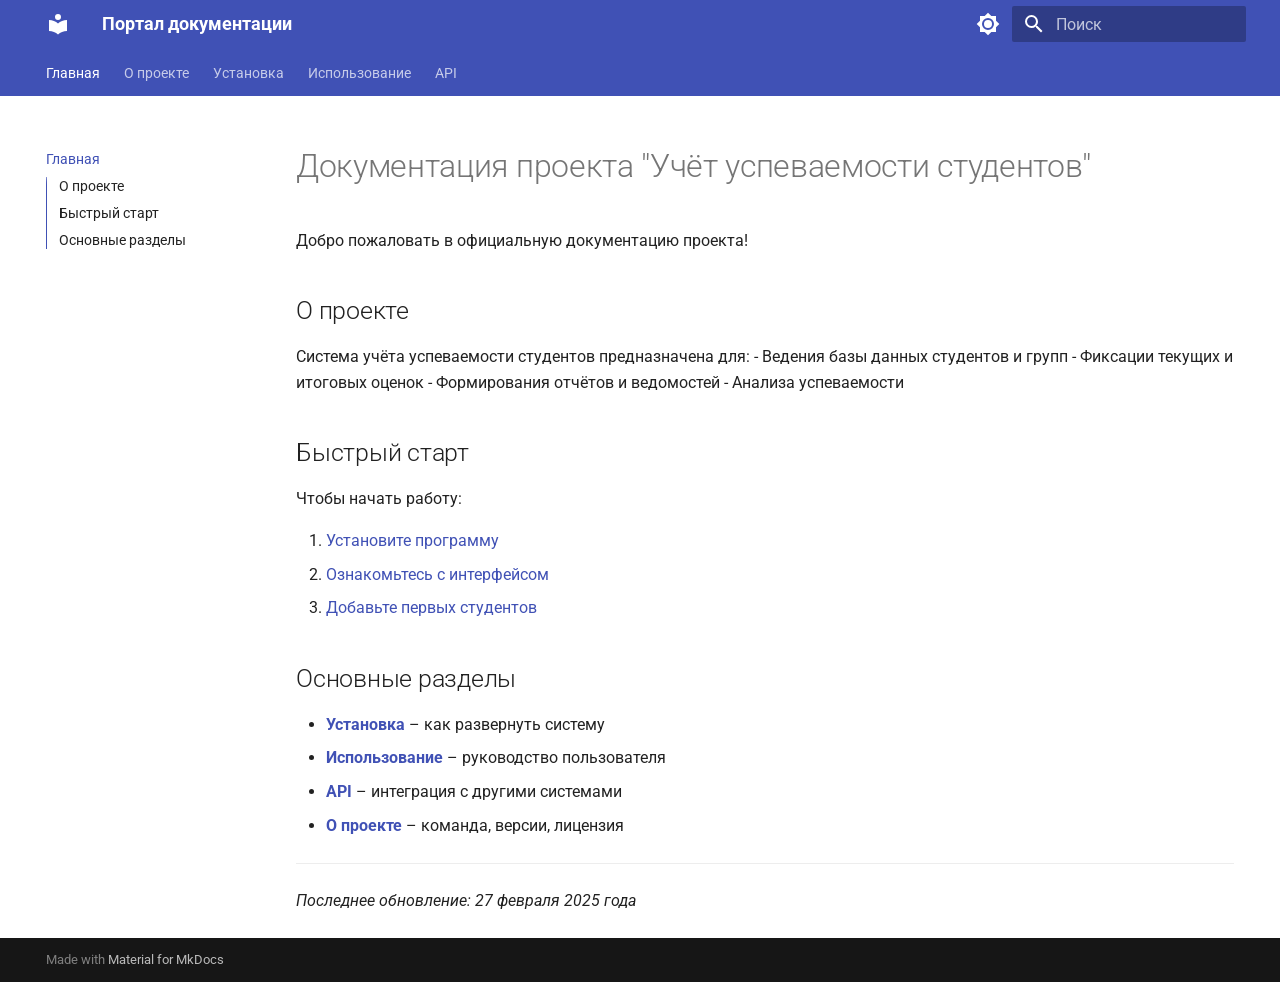
<file: index.html>
<!doctype html>
<html lang="ru" class="no-js">
  <head>
    
      <meta charset="utf-8">
      <meta name="viewport" content="width=device-width,initial-scale=1">
      
        <meta name="description" content="Полная документация по проекту "Учёт успеваемости студентов"">
      
      
        <meta name="author" content="Ваше имя">
      
      
        <link rel="canonical" href="https://kerelek.github.io/docs-portal/">
      
      
      
        <link rel="next" href="about/">
      
      
        
      
      
      <link rel="icon" href="assets/images/favicon.png">
      <meta name="generator" content="mkdocs-1.6.1, mkdocs-material-9.7.6">
    
    
      
        <title>Портал документации</title>
      
    
    
      <link rel="stylesheet" href="assets/stylesheets/main.484c7ddc.min.css">
      
        
        <link rel="stylesheet" href="assets/stylesheets/palette.ab4e12ef.min.css">
      
      


    
    
      
    
    
      
        
        
        <link rel="preconnect" href="https://fonts.gstatic.com" crossorigin>
        <link rel="stylesheet" href="https://fonts.googleapis.com/css?family=Roboto:300,300i,400,400i,700,700i%7CRoboto+Mono:400,400i,700,700i&display=fallback">
        <style>:root{--md-text-font:"Roboto";--md-code-font:"Roboto Mono"}</style>
      
    
    
    <script>__md_scope=new URL(".",location),__md_hash=e=>[...e].reduce(((e,_)=>(e<<5)-e+_.charCodeAt(0)),0),__md_get=(e,_=localStorage,t=__md_scope)=>JSON.parse(_.getItem(t.pathname+"."+e)),__md_set=(e,_,t=localStorage,a=__md_scope)=>{try{t.setItem(a.pathname+"."+e,JSON.stringify(_))}catch(e){}}</script>
    
      

    
    
  </head>
  
  
    
    
      
    
    
    
    
    <body dir="ltr" data-md-color-scheme="default" data-md-color-primary="indigo" data-md-color-accent="indigo">
  
    
    <input class="md-toggle" data-md-toggle="drawer" type="checkbox" id="__drawer" autocomplete="off">
    <input class="md-toggle" data-md-toggle="search" type="checkbox" id="__search" autocomplete="off">
    <label class="md-overlay" for="__drawer"></label>
    <div data-md-component="skip">
      
        
        <a href="#_1" class="md-skip">
          Перейти к содержанию
        </a>
      
    </div>
    <div data-md-component="announce">
      
    </div>
    
    
      

<header class="md-header" data-md-component="header">
  <nav class="md-header__inner md-grid" aria-label="Верхний колонтитул">
    <a href="." title="Портал документации" class="md-header__button md-logo" aria-label="Портал документации" data-md-component="logo">
      
  
  <svg xmlns="http://www.w3.org/2000/svg" viewBox="0 0 24 24"><path d="M12 8a3 3 0 0 0 3-3 3 3 0 0 0-3-3 3 3 0 0 0-3 3 3 3 0 0 0 3 3m0 3.54C9.64 9.35 6.5 8 3 8v11c3.5 0 6.64 1.35 9 3.54 2.36-2.19 5.5-3.54 9-3.54V8c-3.5 0-6.64 1.35-9 3.54"/></svg>

    </a>
    <label class="md-header__button md-icon" for="__drawer">
      
      <svg xmlns="http://www.w3.org/2000/svg" viewBox="0 0 24 24"><path d="M3 6h18v2H3zm0 5h18v2H3zm0 5h18v2H3z"/></svg>
    </label>
    <div class="md-header__title" data-md-component="header-title">
      <div class="md-header__ellipsis">
        <div class="md-header__topic">
          <span class="md-ellipsis">
            Портал документации
          </span>
        </div>
        <div class="md-header__topic" data-md-component="header-topic">
          <span class="md-ellipsis">
            
              Главная
            
          </span>
        </div>
      </div>
    </div>
    
      
        <form class="md-header__option" data-md-component="palette">
  
    
    
    
    <input class="md-option" data-md-color-media="" data-md-color-scheme="default" data-md-color-primary="indigo" data-md-color-accent="indigo"  aria-label="Переключить на тёмную тему"  type="radio" name="__palette" id="__palette_0">
    
      <label class="md-header__button md-icon" title="Переключить на тёмную тему" for="__palette_1" hidden>
        <svg xmlns="http://www.w3.org/2000/svg" viewBox="0 0 24 24"><path d="M12 8a4 4 0 0 0-4 4 4 4 0 0 0 4 4 4 4 0 0 0 4-4 4 4 0 0 0-4-4m0 10a6 6 0 0 1-6-6 6 6 0 0 1 6-6 6 6 0 0 1 6 6 6 6 0 0 1-6 6m8-9.31V4h-4.69L12 .69 8.69 4H4v4.69L.69 12 4 15.31V20h4.69L12 23.31 15.31 20H20v-4.69L23.31 12z"/></svg>
      </label>
    
  
    
    
    
    <input class="md-option" data-md-color-media="" data-md-color-scheme="slate" data-md-color-primary="indigo" data-md-color-accent="indigo"  aria-label="Переключить на светлую тему"  type="radio" name="__palette" id="__palette_1">
    
      <label class="md-header__button md-icon" title="Переключить на светлую тему" for="__palette_0" hidden>
        <svg xmlns="http://www.w3.org/2000/svg" viewBox="0 0 24 24"><path d="M12 18c-.89 0-1.74-.2-2.5-.55C11.56 16.5 13 14.42 13 12s-1.44-4.5-3.5-5.45C10.26 6.2 11.11 6 12 6a6 6 0 0 1 6 6 6 6 0 0 1-6 6m8-9.31V4h-4.69L12 .69 8.69 4H4v4.69L.69 12 4 15.31V20h4.69L12 23.31 15.31 20H20v-4.69L23.31 12z"/></svg>
      </label>
    
  
</form>
      
    
    
      <script>var palette=__md_get("__palette");if(palette&&palette.color){if("(prefers-color-scheme)"===palette.color.media){var media=matchMedia("(prefers-color-scheme: light)"),input=document.querySelector(media.matches?"[data-md-color-media='(prefers-color-scheme: light)']":"[data-md-color-media='(prefers-color-scheme: dark)']");palette.color.media=input.getAttribute("data-md-color-media"),palette.color.scheme=input.getAttribute("data-md-color-scheme"),palette.color.primary=input.getAttribute("data-md-color-primary"),palette.color.accent=input.getAttribute("data-md-color-accent")}for(var[key,value]of Object.entries(palette.color))document.body.setAttribute("data-md-color-"+key,value)}</script>
    
    
    
      
      
        <label class="md-header__button md-icon" for="__search">
          
          <svg xmlns="http://www.w3.org/2000/svg" viewBox="0 0 24 24"><path d="M9.5 3A6.5 6.5 0 0 1 16 9.5c0 1.61-.59 3.09-1.56 4.23l.27.27h.79l5 5-1.5 1.5-5-5v-.79l-.27-.27A6.52 6.52 0 0 1 9.5 16 6.5 6.5 0 0 1 3 9.5 6.5 6.5 0 0 1 9.5 3m0 2C7 5 5 7 5 9.5S7 14 9.5 14 14 12 14 9.5 12 5 9.5 5"/></svg>
        </label>
        <div class="md-search" data-md-component="search" role="dialog">
  <label class="md-search__overlay" for="__search"></label>
  <div class="md-search__inner" role="search">
    <form class="md-search__form" name="search">
      <input type="text" class="md-search__input" name="query" aria-label="Поиск" placeholder="Поиск" autocapitalize="off" autocorrect="off" autocomplete="off" spellcheck="false" data-md-component="search-query" required>
      <label class="md-search__icon md-icon" for="__search">
        
        <svg xmlns="http://www.w3.org/2000/svg" viewBox="0 0 24 24"><path d="M9.5 3A6.5 6.5 0 0 1 16 9.5c0 1.61-.59 3.09-1.56 4.23l.27.27h.79l5 5-1.5 1.5-5-5v-.79l-.27-.27A6.52 6.52 0 0 1 9.5 16 6.5 6.5 0 0 1 3 9.5 6.5 6.5 0 0 1 9.5 3m0 2C7 5 5 7 5 9.5S7 14 9.5 14 14 12 14 9.5 12 5 9.5 5"/></svg>
        
        <svg xmlns="http://www.w3.org/2000/svg" viewBox="0 0 24 24"><path d="M20 11v2H8l5.5 5.5-1.42 1.42L4.16 12l7.92-7.92L13.5 5.5 8 11z"/></svg>
      </label>
      <nav class="md-search__options" aria-label="Поиск">
        
        <button type="reset" class="md-search__icon md-icon" title="Очистить" aria-label="Очистить" tabindex="-1">
          
          <svg xmlns="http://www.w3.org/2000/svg" viewBox="0 0 24 24"><path d="M19 6.41 17.59 5 12 10.59 6.41 5 5 6.41 10.59 12 5 17.59 6.41 19 12 13.41 17.59 19 19 17.59 13.41 12z"/></svg>
        </button>
      </nav>
      
        <div class="md-search__suggest" data-md-component="search-suggest"></div>
      
    </form>
    <div class="md-search__output">
      <div class="md-search__scrollwrap" tabindex="0" data-md-scrollfix>
        <div class="md-search-result" data-md-component="search-result">
          <div class="md-search-result__meta">
            Инициализация поиска
          </div>
          <ol class="md-search-result__list" role="presentation"></ol>
        </div>
      </div>
    </div>
  </div>
</div>
      
    
    
  </nav>
  
</header>
    
    <div class="md-container" data-md-component="container">
      
      
        
          
            
<nav class="md-tabs" aria-label="Вкладки" data-md-component="tabs">
  <div class="md-grid">
    <ul class="md-tabs__list">
      
        
  
  
  
    
  
  
    <li class="md-tabs__item md-tabs__item--active">
      <a href="." class="md-tabs__link">
        
  
  
    
  
  Главная

      </a>
    </li>
  

      
        
  
  
  
  
    <li class="md-tabs__item">
      <a href="about/" class="md-tabs__link">
        
  
  
    
  
  О проекте

      </a>
    </li>
  

      
        
  
  
  
  
    <li class="md-tabs__item">
      <a href="installation/" class="md-tabs__link">
        
  
  
    
  
  Установка

      </a>
    </li>
  

      
        
  
  
  
  
    <li class="md-tabs__item">
      <a href="usage/" class="md-tabs__link">
        
  
  
    
  
  Использование

      </a>
    </li>
  

      
        
  
  
  
  
    <li class="md-tabs__item">
      <a href="api/" class="md-tabs__link">
        
  
  
    
  
  API

      </a>
    </li>
  

      
    </ul>
  </div>
</nav>
          
        
      
      <main class="md-main" data-md-component="main">
        <div class="md-main__inner md-grid">
          
            
              
              <div class="md-sidebar md-sidebar--primary" data-md-component="sidebar" data-md-type="navigation" >
                <div class="md-sidebar__scrollwrap">
                  <div class="md-sidebar__inner">
                    


  


  

<nav class="md-nav md-nav--primary md-nav--lifted md-nav--integrated" aria-label="Навигация" data-md-level="0">
  <label class="md-nav__title" for="__drawer">
    <a href="." title="Портал документации" class="md-nav__button md-logo" aria-label="Портал документации" data-md-component="logo">
      
  
  <svg xmlns="http://www.w3.org/2000/svg" viewBox="0 0 24 24"><path d="M12 8a3 3 0 0 0 3-3 3 3 0 0 0-3-3 3 3 0 0 0-3 3 3 3 0 0 0 3 3m0 3.54C9.64 9.35 6.5 8 3 8v11c3.5 0 6.64 1.35 9 3.54 2.36-2.19 5.5-3.54 9-3.54V8c-3.5 0-6.64 1.35-9 3.54"/></svg>

    </a>
    Портал документации
  </label>
  
  <ul class="md-nav__list" data-md-scrollfix>
    
      
      
  
  
    
  
  
  
    <li class="md-nav__item md-nav__item--active">
      
      <input class="md-nav__toggle md-toggle" type="checkbox" id="__toc">
      
      
        
      
      
        <label class="md-nav__link md-nav__link--active" for="__toc">
          
  
  
  <span class="md-ellipsis">
    
  
    Главная
  

    
  </span>
  
  

          <span class="md-nav__icon md-icon"></span>
        </label>
      
      <a href="." class="md-nav__link md-nav__link--active">
        
  
  
  <span class="md-ellipsis">
    
  
    Главная
  

    
  </span>
  
  

      </a>
      
        

<nav class="md-nav md-nav--secondary" aria-label="Содержание">
  
  
  
    
  
  
    <label class="md-nav__title" for="__toc">
      <span class="md-nav__icon md-icon"></span>
      Содержание
    </label>
    <ul class="md-nav__list" data-md-component="toc" data-md-scrollfix>
      
        <li class="md-nav__item">
  <a href="#_2" class="md-nav__link">
    <span class="md-ellipsis">
      
        О проекте
      
    </span>
  </a>
  
</li>
      
        <li class="md-nav__item">
  <a href="#_3" class="md-nav__link">
    <span class="md-ellipsis">
      
        Быстрый старт
      
    </span>
  </a>
  
</li>
      
        <li class="md-nav__item">
  <a href="#_4" class="md-nav__link">
    <span class="md-ellipsis">
      
        Основные разделы
      
    </span>
  </a>
  
</li>
      
    </ul>
  
</nav>
      
    </li>
  

    
      
      
  
  
  
  
    <li class="md-nav__item">
      <a href="about/" class="md-nav__link">
        
  
  
  <span class="md-ellipsis">
    
  
    О проекте
  

    
  </span>
  
  

      </a>
    </li>
  

    
      
      
  
  
  
  
    <li class="md-nav__item">
      <a href="installation/" class="md-nav__link">
        
  
  
  <span class="md-ellipsis">
    
  
    Установка
  

    
  </span>
  
  

      </a>
    </li>
  

    
      
      
  
  
  
  
    <li class="md-nav__item">
      <a href="usage/" class="md-nav__link">
        
  
  
  <span class="md-ellipsis">
    
  
    Использование
  

    
  </span>
  
  

      </a>
    </li>
  

    
      
      
  
  
  
  
    <li class="md-nav__item">
      <a href="api/" class="md-nav__link">
        
  
  
  <span class="md-ellipsis">
    
  
    API
  

    
  </span>
  
  

      </a>
    </li>
  

    
  </ul>
</nav>
                  </div>
                </div>
              </div>
            
            
          
          
            <div class="md-content" data-md-component="content">
              
              <article class="md-content__inner md-typeset">
                
                  



<h1 id="_1">Документация проекта "Учёт успеваемости студентов"<a class="headerlink" href="#_1" title="Permanent link">&para;</a></h1>
<p>Добро пожаловать в официальную документацию проекта!</p>
<h2 id="_2">О проекте<a class="headerlink" href="#_2" title="Permanent link">&para;</a></h2>
<p>Система учёта успеваемости студентов предназначена для:
- Ведения базы данных студентов и групп
- Фиксации текущих и итоговых оценок
- Формирования отчётов и ведомостей
- Анализа успеваемости</p>
<h2 id="_3">Быстрый старт<a class="headerlink" href="#_3" title="Permanent link">&para;</a></h2>
<p>Чтобы начать работу:</p>
<ol>
<li><a href="installation/">Установите программу</a></li>
<li><a href="usage/#интерфейс">Ознакомьтесь с интерфейсом</a></li>
<li><a href="usage/#добавление-студентов">Добавьте первых студентов</a></li>
</ol>
<h2 id="_4">Основные разделы<a class="headerlink" href="#_4" title="Permanent link">&para;</a></h2>
<ul>
<li><strong><a href="installation/">Установка</a></strong> – как развернуть систему</li>
<li><strong><a href="usage/">Использование</a></strong> – руководство пользователя</li>
<li><strong><a href="api/">API</a></strong> – интеграция с другими системами</li>
<li><strong><a href="about/">О проекте</a></strong> – команда, версии, лицензия</li>
</ul>
<hr />
<p><em>Последнее обновление: 27 февраля 2025 года</em></p>












                
              </article>
            </div>
          
          
<script>var target=document.getElementById(location.hash.slice(1));target&&target.name&&(target.checked=target.name.startsWith("__tabbed_"))</script>
        </div>
        
      </main>
      
        <footer class="md-footer">
  
  <div class="md-footer-meta md-typeset">
    <div class="md-footer-meta__inner md-grid">
      <div class="md-copyright">
  
  
    Made with
    <a href="https://squidfunk.github.io/mkdocs-material/" target="_blank" rel="noopener">
      Material for MkDocs
    </a>
  
</div>
      
    </div>
  </div>
</footer>
      
    </div>
    <div class="md-dialog" data-md-component="dialog">
      <div class="md-dialog__inner md-typeset"></div>
    </div>
    
    
    
      
      
      <script id="__config" type="application/json">{"annotate": null, "base": ".", "features": ["navigation.tabs", "navigation.sections", "toc.integrate", "search.suggest", "search.highlight"], "search": "assets/javascripts/workers/search.2c215733.min.js", "tags": null, "translations": {"clipboard.copied": "\u0421\u043a\u043e\u043f\u0438\u0440\u043e\u0432\u0430\u043d\u043e \u0432 \u0431\u0443\u0444\u0435\u0440", "clipboard.copy": "\u041a\u043e\u043f\u0438\u0440\u043e\u0432\u0430\u0442\u044c \u0432 \u0431\u0443\u0444\u0435\u0440", "search.result.more.one": "\u0415\u0449\u0451 1 \u043d\u0430 \u044d\u0442\u043e\u0439 \u0441\u0442\u0440\u0430\u043d\u0438\u0446\u0435", "search.result.more.other": "\u0415\u0449\u0451 # \u043d\u0430 \u044d\u0442\u043e\u0439 \u0441\u0442\u0440\u0430\u043d\u0438\u0446\u0435", "search.result.none": "\u0421\u043e\u0432\u043f\u0430\u0434\u0435\u043d\u0438\u0439 \u043d\u0435 \u043d\u0430\u0439\u0434\u0435\u043d\u043e", "search.result.one": "\u041d\u0430\u0439\u0434\u0435\u043d\u043e 1 \u0441\u043e\u0432\u043f\u0430\u0434\u0435\u043d\u0438\u0435", "search.result.other": "\u041d\u0430\u0439\u0434\u0435\u043d\u043e \u0441\u043e\u0432\u043f\u0430\u0434\u0435\u043d\u0438\u0439: #", "search.result.placeholder": "\u041d\u0430\u0447\u043d\u0438\u0442\u0435 \u043f\u0435\u0447\u0430\u0442\u0430\u0442\u044c \u0434\u043b\u044f \u043f\u043e\u0438\u0441\u043a\u0430", "search.result.term.missing": "\u041e\u0442\u0441\u0443\u0442\u0441\u0442\u0432\u0443\u0435\u0442", "select.version": "\u0412\u044b\u0431\u0435\u0440\u0438\u0442\u0435 \u0432\u0435\u0440\u0441\u0438\u044e"}, "version": null}</script>
    
    
      <script src="assets/javascripts/bundle.79ae519e.min.js"></script>
      
    
  </body>
</html>
</file>
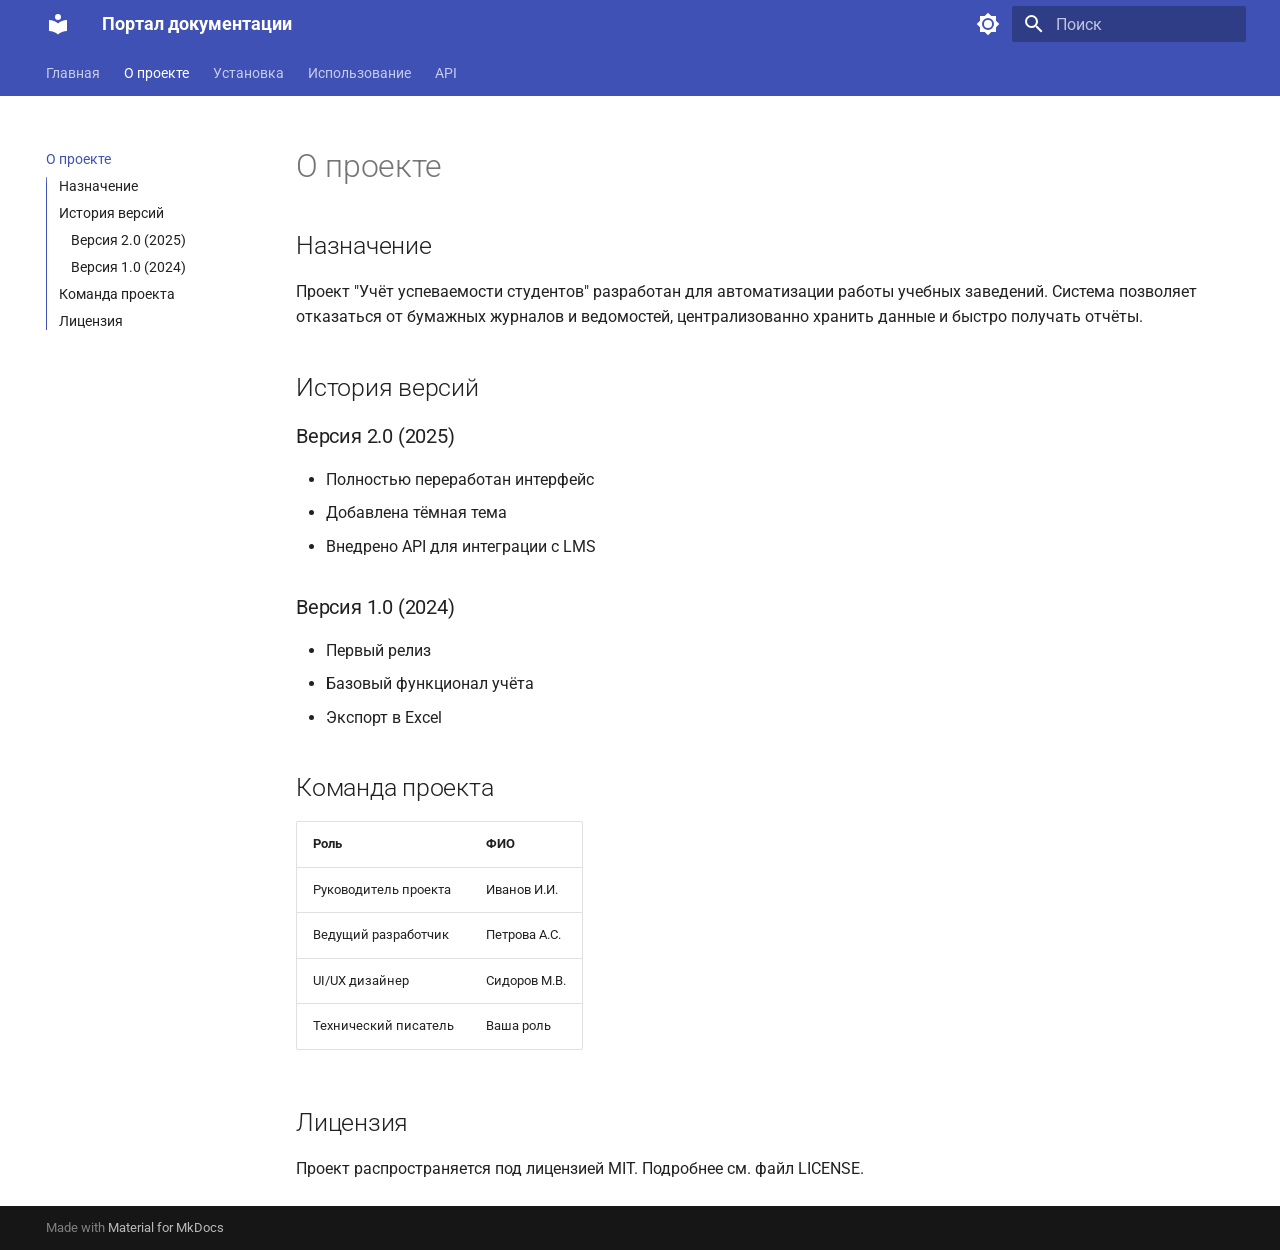
<file: about/index.html>
<!doctype html>
<html lang="ru" class="no-js">
  <head>
    
      <meta charset="utf-8">
      <meta name="viewport" content="width=device-width,initial-scale=1">
      
        <meta name="description" content="Полная документация по проекту "Учёт успеваемости студентов"">
      
      
        <meta name="author" content="Ваше имя">
      
      
        <link rel="canonical" href="https://kerelek.github.io/docs-portal/about/">
      
      
        <link rel="prev" href="..">
      
      
        <link rel="next" href="../installation/">
      
      
        
      
      
      <link rel="icon" href="../assets/images/favicon.png">
      <meta name="generator" content="mkdocs-1.6.1, mkdocs-material-9.7.6">
    
    
      
        <title>О проекте - Портал документации</title>
      
    
    
      <link rel="stylesheet" href="../assets/stylesheets/main.484c7ddc.min.css">
      
        
        <link rel="stylesheet" href="../assets/stylesheets/palette.ab4e12ef.min.css">
      
      


    
    
      
    
    
      
        
        
        <link rel="preconnect" href="https://fonts.gstatic.com" crossorigin>
        <link rel="stylesheet" href="https://fonts.googleapis.com/css?family=Roboto:300,300i,400,400i,700,700i%7CRoboto+Mono:400,400i,700,700i&display=fallback">
        <style>:root{--md-text-font:"Roboto";--md-code-font:"Roboto Mono"}</style>
      
    
    
    <script>__md_scope=new URL("..",location),__md_hash=e=>[...e].reduce(((e,_)=>(e<<5)-e+_.charCodeAt(0)),0),__md_get=(e,_=localStorage,t=__md_scope)=>JSON.parse(_.getItem(t.pathname+"."+e)),__md_set=(e,_,t=localStorage,a=__md_scope)=>{try{t.setItem(a.pathname+"."+e,JSON.stringify(_))}catch(e){}}</script>
    
      

    
    
  </head>
  
  
    
    
      
    
    
    
    
    <body dir="ltr" data-md-color-scheme="default" data-md-color-primary="indigo" data-md-color-accent="indigo">
  
    
    <input class="md-toggle" data-md-toggle="drawer" type="checkbox" id="__drawer" autocomplete="off">
    <input class="md-toggle" data-md-toggle="search" type="checkbox" id="__search" autocomplete="off">
    <label class="md-overlay" for="__drawer"></label>
    <div data-md-component="skip">
      
        
        <a href="#_1" class="md-skip">
          Перейти к содержанию
        </a>
      
    </div>
    <div data-md-component="announce">
      
    </div>
    
    
      

<header class="md-header" data-md-component="header">
  <nav class="md-header__inner md-grid" aria-label="Верхний колонтитул">
    <a href=".." title="Портал документации" class="md-header__button md-logo" aria-label="Портал документации" data-md-component="logo">
      
  
  <svg xmlns="http://www.w3.org/2000/svg" viewBox="0 0 24 24"><path d="M12 8a3 3 0 0 0 3-3 3 3 0 0 0-3-3 3 3 0 0 0-3 3 3 3 0 0 0 3 3m0 3.54C9.64 9.35 6.5 8 3 8v11c3.5 0 6.64 1.35 9 3.54 2.36-2.19 5.5-3.54 9-3.54V8c-3.5 0-6.64 1.35-9 3.54"/></svg>

    </a>
    <label class="md-header__button md-icon" for="__drawer">
      
      <svg xmlns="http://www.w3.org/2000/svg" viewBox="0 0 24 24"><path d="M3 6h18v2H3zm0 5h18v2H3zm0 5h18v2H3z"/></svg>
    </label>
    <div class="md-header__title" data-md-component="header-title">
      <div class="md-header__ellipsis">
        <div class="md-header__topic">
          <span class="md-ellipsis">
            Портал документации
          </span>
        </div>
        <div class="md-header__topic" data-md-component="header-topic">
          <span class="md-ellipsis">
            
              О проекте
            
          </span>
        </div>
      </div>
    </div>
    
      
        <form class="md-header__option" data-md-component="palette">
  
    
    
    
    <input class="md-option" data-md-color-media="" data-md-color-scheme="default" data-md-color-primary="indigo" data-md-color-accent="indigo"  aria-label="Переключить на тёмную тему"  type="radio" name="__palette" id="__palette_0">
    
      <label class="md-header__button md-icon" title="Переключить на тёмную тему" for="__palette_1" hidden>
        <svg xmlns="http://www.w3.org/2000/svg" viewBox="0 0 24 24"><path d="M12 8a4 4 0 0 0-4 4 4 4 0 0 0 4 4 4 4 0 0 0 4-4 4 4 0 0 0-4-4m0 10a6 6 0 0 1-6-6 6 6 0 0 1 6-6 6 6 0 0 1 6 6 6 6 0 0 1-6 6m8-9.31V4h-4.69L12 .69 8.69 4H4v4.69L.69 12 4 15.31V20h4.69L12 23.31 15.31 20H20v-4.69L23.31 12z"/></svg>
      </label>
    
  
    
    
    
    <input class="md-option" data-md-color-media="" data-md-color-scheme="slate" data-md-color-primary="indigo" data-md-color-accent="indigo"  aria-label="Переключить на светлую тему"  type="radio" name="__palette" id="__palette_1">
    
      <label class="md-header__button md-icon" title="Переключить на светлую тему" for="__palette_0" hidden>
        <svg xmlns="http://www.w3.org/2000/svg" viewBox="0 0 24 24"><path d="M12 18c-.89 0-1.74-.2-2.5-.55C11.56 16.5 13 14.42 13 12s-1.44-4.5-3.5-5.45C10.26 6.2 11.11 6 12 6a6 6 0 0 1 6 6 6 6 0 0 1-6 6m8-9.31V4h-4.69L12 .69 8.69 4H4v4.69L.69 12 4 15.31V20h4.69L12 23.31 15.31 20H20v-4.69L23.31 12z"/></svg>
      </label>
    
  
</form>
      
    
    
      <script>var palette=__md_get("__palette");if(palette&&palette.color){if("(prefers-color-scheme)"===palette.color.media){var media=matchMedia("(prefers-color-scheme: light)"),input=document.querySelector(media.matches?"[data-md-color-media='(prefers-color-scheme: light)']":"[data-md-color-media='(prefers-color-scheme: dark)']");palette.color.media=input.getAttribute("data-md-color-media"),palette.color.scheme=input.getAttribute("data-md-color-scheme"),palette.color.primary=input.getAttribute("data-md-color-primary"),palette.color.accent=input.getAttribute("data-md-color-accent")}for(var[key,value]of Object.entries(palette.color))document.body.setAttribute("data-md-color-"+key,value)}</script>
    
    
    
      
      
        <label class="md-header__button md-icon" for="__search">
          
          <svg xmlns="http://www.w3.org/2000/svg" viewBox="0 0 24 24"><path d="M9.5 3A6.5 6.5 0 0 1 16 9.5c0 1.61-.59 3.09-1.56 4.23l.27.27h.79l5 5-1.5 1.5-5-5v-.79l-.27-.27A6.52 6.52 0 0 1 9.5 16 6.5 6.5 0 0 1 3 9.5 6.5 6.5 0 0 1 9.5 3m0 2C7 5 5 7 5 9.5S7 14 9.5 14 14 12 14 9.5 12 5 9.5 5"/></svg>
        </label>
        <div class="md-search" data-md-component="search" role="dialog">
  <label class="md-search__overlay" for="__search"></label>
  <div class="md-search__inner" role="search">
    <form class="md-search__form" name="search">
      <input type="text" class="md-search__input" name="query" aria-label="Поиск" placeholder="Поиск" autocapitalize="off" autocorrect="off" autocomplete="off" spellcheck="false" data-md-component="search-query" required>
      <label class="md-search__icon md-icon" for="__search">
        
        <svg xmlns="http://www.w3.org/2000/svg" viewBox="0 0 24 24"><path d="M9.5 3A6.5 6.5 0 0 1 16 9.5c0 1.61-.59 3.09-1.56 4.23l.27.27h.79l5 5-1.5 1.5-5-5v-.79l-.27-.27A6.52 6.52 0 0 1 9.5 16 6.5 6.5 0 0 1 3 9.5 6.5 6.5 0 0 1 9.5 3m0 2C7 5 5 7 5 9.5S7 14 9.5 14 14 12 14 9.5 12 5 9.5 5"/></svg>
        
        <svg xmlns="http://www.w3.org/2000/svg" viewBox="0 0 24 24"><path d="M20 11v2H8l5.5 5.5-1.42 1.42L4.16 12l7.92-7.92L13.5 5.5 8 11z"/></svg>
      </label>
      <nav class="md-search__options" aria-label="Поиск">
        
        <button type="reset" class="md-search__icon md-icon" title="Очистить" aria-label="Очистить" tabindex="-1">
          
          <svg xmlns="http://www.w3.org/2000/svg" viewBox="0 0 24 24"><path d="M19 6.41 17.59 5 12 10.59 6.41 5 5 6.41 10.59 12 5 17.59 6.41 19 12 13.41 17.59 19 19 17.59 13.41 12z"/></svg>
        </button>
      </nav>
      
        <div class="md-search__suggest" data-md-component="search-suggest"></div>
      
    </form>
    <div class="md-search__output">
      <div class="md-search__scrollwrap" tabindex="0" data-md-scrollfix>
        <div class="md-search-result" data-md-component="search-result">
          <div class="md-search-result__meta">
            Инициализация поиска
          </div>
          <ol class="md-search-result__list" role="presentation"></ol>
        </div>
      </div>
    </div>
  </div>
</div>
      
    
    
  </nav>
  
</header>
    
    <div class="md-container" data-md-component="container">
      
      
        
          
            
<nav class="md-tabs" aria-label="Вкладки" data-md-component="tabs">
  <div class="md-grid">
    <ul class="md-tabs__list">
      
        
  
  
  
  
    <li class="md-tabs__item">
      <a href=".." class="md-tabs__link">
        
  
  
    
  
  Главная

      </a>
    </li>
  

      
        
  
  
  
    
  
  
    <li class="md-tabs__item md-tabs__item--active">
      <a href="./" class="md-tabs__link">
        
  
  
    
  
  О проекте

      </a>
    </li>
  

      
        
  
  
  
  
    <li class="md-tabs__item">
      <a href="../installation/" class="md-tabs__link">
        
  
  
    
  
  Установка

      </a>
    </li>
  

      
        
  
  
  
  
    <li class="md-tabs__item">
      <a href="../usage/" class="md-tabs__link">
        
  
  
    
  
  Использование

      </a>
    </li>
  

      
        
  
  
  
  
    <li class="md-tabs__item">
      <a href="../api/" class="md-tabs__link">
        
  
  
    
  
  API

      </a>
    </li>
  

      
    </ul>
  </div>
</nav>
          
        
      
      <main class="md-main" data-md-component="main">
        <div class="md-main__inner md-grid">
          
            
              
              <div class="md-sidebar md-sidebar--primary" data-md-component="sidebar" data-md-type="navigation" >
                <div class="md-sidebar__scrollwrap">
                  <div class="md-sidebar__inner">
                    


  


  

<nav class="md-nav md-nav--primary md-nav--lifted md-nav--integrated" aria-label="Навигация" data-md-level="0">
  <label class="md-nav__title" for="__drawer">
    <a href=".." title="Портал документации" class="md-nav__button md-logo" aria-label="Портал документации" data-md-component="logo">
      
  
  <svg xmlns="http://www.w3.org/2000/svg" viewBox="0 0 24 24"><path d="M12 8a3 3 0 0 0 3-3 3 3 0 0 0-3-3 3 3 0 0 0-3 3 3 3 0 0 0 3 3m0 3.54C9.64 9.35 6.5 8 3 8v11c3.5 0 6.64 1.35 9 3.54 2.36-2.19 5.5-3.54 9-3.54V8c-3.5 0-6.64 1.35-9 3.54"/></svg>

    </a>
    Портал документации
  </label>
  
  <ul class="md-nav__list" data-md-scrollfix>
    
      
      
  
  
  
  
    <li class="md-nav__item">
      <a href=".." class="md-nav__link">
        
  
  
  <span class="md-ellipsis">
    
  
    Главная
  

    
  </span>
  
  

      </a>
    </li>
  

    
      
      
  
  
    
  
  
  
    <li class="md-nav__item md-nav__item--active">
      
      <input class="md-nav__toggle md-toggle" type="checkbox" id="__toc">
      
      
        
      
      
        <label class="md-nav__link md-nav__link--active" for="__toc">
          
  
  
  <span class="md-ellipsis">
    
  
    О проекте
  

    
  </span>
  
  

          <span class="md-nav__icon md-icon"></span>
        </label>
      
      <a href="./" class="md-nav__link md-nav__link--active">
        
  
  
  <span class="md-ellipsis">
    
  
    О проекте
  

    
  </span>
  
  

      </a>
      
        

<nav class="md-nav md-nav--secondary" aria-label="Содержание">
  
  
  
    
  
  
    <label class="md-nav__title" for="__toc">
      <span class="md-nav__icon md-icon"></span>
      Содержание
    </label>
    <ul class="md-nav__list" data-md-component="toc" data-md-scrollfix>
      
        <li class="md-nav__item">
  <a href="#_2" class="md-nav__link">
    <span class="md-ellipsis">
      
        Назначение
      
    </span>
  </a>
  
</li>
      
        <li class="md-nav__item">
  <a href="#_3" class="md-nav__link">
    <span class="md-ellipsis">
      
        История версий
      
    </span>
  </a>
  
    <nav class="md-nav" aria-label="История версий">
      <ul class="md-nav__list">
        
          <li class="md-nav__item">
  <a href="#20-2025" class="md-nav__link">
    <span class="md-ellipsis">
      
        Версия 2.0 (2025)
      
    </span>
  </a>
  
</li>
        
          <li class="md-nav__item">
  <a href="#10-2024" class="md-nav__link">
    <span class="md-ellipsis">
      
        Версия 1.0 (2024)
      
    </span>
  </a>
  
</li>
        
      </ul>
    </nav>
  
</li>
      
        <li class="md-nav__item">
  <a href="#_4" class="md-nav__link">
    <span class="md-ellipsis">
      
        Команда проекта
      
    </span>
  </a>
  
</li>
      
        <li class="md-nav__item">
  <a href="#_5" class="md-nav__link">
    <span class="md-ellipsis">
      
        Лицензия
      
    </span>
  </a>
  
</li>
      
    </ul>
  
</nav>
      
    </li>
  

    
      
      
  
  
  
  
    <li class="md-nav__item">
      <a href="../installation/" class="md-nav__link">
        
  
  
  <span class="md-ellipsis">
    
  
    Установка
  

    
  </span>
  
  

      </a>
    </li>
  

    
      
      
  
  
  
  
    <li class="md-nav__item">
      <a href="../usage/" class="md-nav__link">
        
  
  
  <span class="md-ellipsis">
    
  
    Использование
  

    
  </span>
  
  

      </a>
    </li>
  

    
      
      
  
  
  
  
    <li class="md-nav__item">
      <a href="../api/" class="md-nav__link">
        
  
  
  <span class="md-ellipsis">
    
  
    API
  

    
  </span>
  
  

      </a>
    </li>
  

    
  </ul>
</nav>
                  </div>
                </div>
              </div>
            
            
          
          
            <div class="md-content" data-md-component="content">
              
              <article class="md-content__inner md-typeset">
                
                  



<h1 id="_1">О проекте<a class="headerlink" href="#_1" title="Permanent link">&para;</a></h1>
<h2 id="_2">Назначение<a class="headerlink" href="#_2" title="Permanent link">&para;</a></h2>
<p>Проект "Учёт успеваемости студентов" разработан для автоматизации работы учебных заведений. Система позволяет отказаться от бумажных журналов и ведомостей, централизованно хранить данные и быстро получать отчёты.</p>
<h2 id="_3">История версий<a class="headerlink" href="#_3" title="Permanent link">&para;</a></h2>
<h3 id="20-2025">Версия 2.0 (2025)<a class="headerlink" href="#20-2025" title="Permanent link">&para;</a></h3>
<ul>
<li>Полностью переработан интерфейс</li>
<li>Добавлена тёмная тема</li>
<li>Внедрено API для интеграции с LMS</li>
</ul>
<h3 id="10-2024">Версия 1.0 (2024)<a class="headerlink" href="#10-2024" title="Permanent link">&para;</a></h3>
<ul>
<li>Первый релиз</li>
<li>Базовый функционал учёта</li>
<li>Экспорт в Excel</li>
</ul>
<h2 id="_4">Команда проекта<a class="headerlink" href="#_4" title="Permanent link">&para;</a></h2>
<table>
<thead>
<tr>
<th>Роль</th>
<th>ФИО</th>
</tr>
</thead>
<tbody>
<tr>
<td>Руководитель проекта</td>
<td>Иванов И.И.</td>
</tr>
<tr>
<td>Ведущий разработчик</td>
<td>Петрова А.С.</td>
</tr>
<tr>
<td>UI/UX дизайнер</td>
<td>Сидоров М.В.</td>
</tr>
<tr>
<td>Технический писатель</td>
<td>Ваша роль</td>
</tr>
</tbody>
</table>
<h2 id="_5">Лицензия<a class="headerlink" href="#_5" title="Permanent link">&para;</a></h2>
<p>Проект распространяется под лицензией MIT. Подробнее см. файл LICENSE.</p>












                
              </article>
            </div>
          
          
<script>var target=document.getElementById(location.hash.slice(1));target&&target.name&&(target.checked=target.name.startsWith("__tabbed_"))</script>
        </div>
        
      </main>
      
        <footer class="md-footer">
  
  <div class="md-footer-meta md-typeset">
    <div class="md-footer-meta__inner md-grid">
      <div class="md-copyright">
  
  
    Made with
    <a href="https://squidfunk.github.io/mkdocs-material/" target="_blank" rel="noopener">
      Material for MkDocs
    </a>
  
</div>
      
    </div>
  </div>
</footer>
      
    </div>
    <div class="md-dialog" data-md-component="dialog">
      <div class="md-dialog__inner md-typeset"></div>
    </div>
    
    
    
      
      
      <script id="__config" type="application/json">{"annotate": null, "base": "..", "features": ["navigation.tabs", "navigation.sections", "toc.integrate", "search.suggest", "search.highlight"], "search": "../assets/javascripts/workers/search.2c215733.min.js", "tags": null, "translations": {"clipboard.copied": "\u0421\u043a\u043e\u043f\u0438\u0440\u043e\u0432\u0430\u043d\u043e \u0432 \u0431\u0443\u0444\u0435\u0440", "clipboard.copy": "\u041a\u043e\u043f\u0438\u0440\u043e\u0432\u0430\u0442\u044c \u0432 \u0431\u0443\u0444\u0435\u0440", "search.result.more.one": "\u0415\u0449\u0451 1 \u043d\u0430 \u044d\u0442\u043e\u0439 \u0441\u0442\u0440\u0430\u043d\u0438\u0446\u0435", "search.result.more.other": "\u0415\u0449\u0451 # \u043d\u0430 \u044d\u0442\u043e\u0439 \u0441\u0442\u0440\u0430\u043d\u0438\u0446\u0435", "search.result.none": "\u0421\u043e\u0432\u043f\u0430\u0434\u0435\u043d\u0438\u0439 \u043d\u0435 \u043d\u0430\u0439\u0434\u0435\u043d\u043e", "search.result.one": "\u041d\u0430\u0439\u0434\u0435\u043d\u043e 1 \u0441\u043e\u0432\u043f\u0430\u0434\u0435\u043d\u0438\u0435", "search.result.other": "\u041d\u0430\u0439\u0434\u0435\u043d\u043e \u0441\u043e\u0432\u043f\u0430\u0434\u0435\u043d\u0438\u0439: #", "search.result.placeholder": "\u041d\u0430\u0447\u043d\u0438\u0442\u0435 \u043f\u0435\u0447\u0430\u0442\u0430\u0442\u044c \u0434\u043b\u044f \u043f\u043e\u0438\u0441\u043a\u0430", "search.result.term.missing": "\u041e\u0442\u0441\u0443\u0442\u0441\u0442\u0432\u0443\u0435\u0442", "select.version": "\u0412\u044b\u0431\u0435\u0440\u0438\u0442\u0435 \u0432\u0435\u0440\u0441\u0438\u044e"}, "version": null}</script>
    
    
      <script src="../assets/javascripts/bundle.79ae519e.min.js"></script>
      
    
  </body>
</html>
</file>
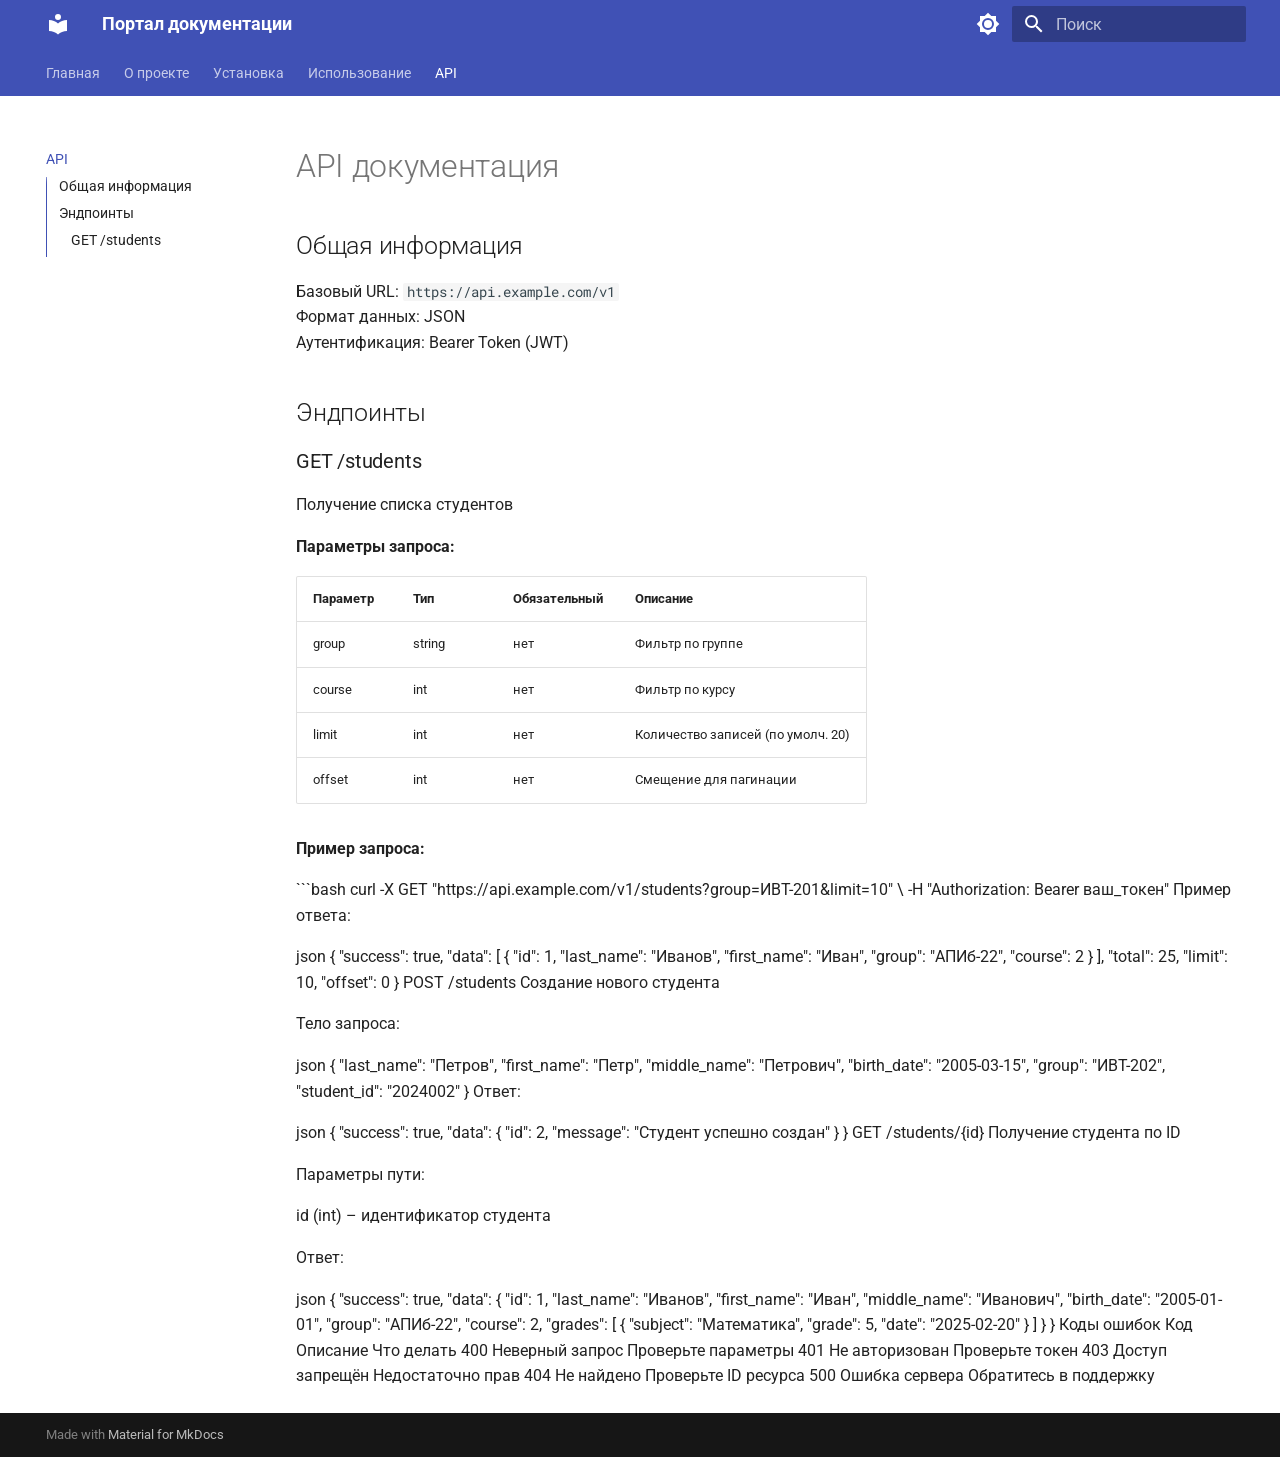
<file: api/index.html>
<!doctype html>
<html lang="ru" class="no-js">
  <head>
    
      <meta charset="utf-8">
      <meta name="viewport" content="width=device-width,initial-scale=1">
      
        <meta name="description" content="Полная документация по проекту "Учёт успеваемости студентов"">
      
      
        <meta name="author" content="Ваше имя">
      
      
        <link rel="canonical" href="https://kerelek.github.io/docs-portal/api/">
      
      
        <link rel="prev" href="../usage/">
      
      
      
        
      
      
      <link rel="icon" href="../assets/images/favicon.png">
      <meta name="generator" content="mkdocs-1.6.1, mkdocs-material-9.7.6">
    
    
      
        <title>API - Портал документации</title>
      
    
    
      <link rel="stylesheet" href="../assets/stylesheets/main.484c7ddc.min.css">
      
        
        <link rel="stylesheet" href="../assets/stylesheets/palette.ab4e12ef.min.css">
      
      


    
    
      
    
    
      
        
        
        <link rel="preconnect" href="https://fonts.gstatic.com" crossorigin>
        <link rel="stylesheet" href="https://fonts.googleapis.com/css?family=Roboto:300,300i,400,400i,700,700i%7CRoboto+Mono:400,400i,700,700i&display=fallback">
        <style>:root{--md-text-font:"Roboto";--md-code-font:"Roboto Mono"}</style>
      
    
    
    <script>__md_scope=new URL("..",location),__md_hash=e=>[...e].reduce(((e,_)=>(e<<5)-e+_.charCodeAt(0)),0),__md_get=(e,_=localStorage,t=__md_scope)=>JSON.parse(_.getItem(t.pathname+"."+e)),__md_set=(e,_,t=localStorage,a=__md_scope)=>{try{t.setItem(a.pathname+"."+e,JSON.stringify(_))}catch(e){}}</script>
    
      

    
    
  </head>
  
  
    
    
      
    
    
    
    
    <body dir="ltr" data-md-color-scheme="default" data-md-color-primary="indigo" data-md-color-accent="indigo">
  
    
    <input class="md-toggle" data-md-toggle="drawer" type="checkbox" id="__drawer" autocomplete="off">
    <input class="md-toggle" data-md-toggle="search" type="checkbox" id="__search" autocomplete="off">
    <label class="md-overlay" for="__drawer"></label>
    <div data-md-component="skip">
      
        
        <a href="#api" class="md-skip">
          Перейти к содержанию
        </a>
      
    </div>
    <div data-md-component="announce">
      
    </div>
    
    
      

<header class="md-header" data-md-component="header">
  <nav class="md-header__inner md-grid" aria-label="Верхний колонтитул">
    <a href=".." title="Портал документации" class="md-header__button md-logo" aria-label="Портал документации" data-md-component="logo">
      
  
  <svg xmlns="http://www.w3.org/2000/svg" viewBox="0 0 24 24"><path d="M12 8a3 3 0 0 0 3-3 3 3 0 0 0-3-3 3 3 0 0 0-3 3 3 3 0 0 0 3 3m0 3.54C9.64 9.35 6.5 8 3 8v11c3.5 0 6.64 1.35 9 3.54 2.36-2.19 5.5-3.54 9-3.54V8c-3.5 0-6.64 1.35-9 3.54"/></svg>

    </a>
    <label class="md-header__button md-icon" for="__drawer">
      
      <svg xmlns="http://www.w3.org/2000/svg" viewBox="0 0 24 24"><path d="M3 6h18v2H3zm0 5h18v2H3zm0 5h18v2H3z"/></svg>
    </label>
    <div class="md-header__title" data-md-component="header-title">
      <div class="md-header__ellipsis">
        <div class="md-header__topic">
          <span class="md-ellipsis">
            Портал документации
          </span>
        </div>
        <div class="md-header__topic" data-md-component="header-topic">
          <span class="md-ellipsis">
            
              API
            
          </span>
        </div>
      </div>
    </div>
    
      
        <form class="md-header__option" data-md-component="palette">
  
    
    
    
    <input class="md-option" data-md-color-media="" data-md-color-scheme="default" data-md-color-primary="indigo" data-md-color-accent="indigo"  aria-label="Переключить на тёмную тему"  type="radio" name="__palette" id="__palette_0">
    
      <label class="md-header__button md-icon" title="Переключить на тёмную тему" for="__palette_1" hidden>
        <svg xmlns="http://www.w3.org/2000/svg" viewBox="0 0 24 24"><path d="M12 8a4 4 0 0 0-4 4 4 4 0 0 0 4 4 4 4 0 0 0 4-4 4 4 0 0 0-4-4m0 10a6 6 0 0 1-6-6 6 6 0 0 1 6-6 6 6 0 0 1 6 6 6 6 0 0 1-6 6m8-9.31V4h-4.69L12 .69 8.69 4H4v4.69L.69 12 4 15.31V20h4.69L12 23.31 15.31 20H20v-4.69L23.31 12z"/></svg>
      </label>
    
  
    
    
    
    <input class="md-option" data-md-color-media="" data-md-color-scheme="slate" data-md-color-primary="indigo" data-md-color-accent="indigo"  aria-label="Переключить на светлую тему"  type="radio" name="__palette" id="__palette_1">
    
      <label class="md-header__button md-icon" title="Переключить на светлую тему" for="__palette_0" hidden>
        <svg xmlns="http://www.w3.org/2000/svg" viewBox="0 0 24 24"><path d="M12 18c-.89 0-1.74-.2-2.5-.55C11.56 16.5 13 14.42 13 12s-1.44-4.5-3.5-5.45C10.26 6.2 11.11 6 12 6a6 6 0 0 1 6 6 6 6 0 0 1-6 6m8-9.31V4h-4.69L12 .69 8.69 4H4v4.69L.69 12 4 15.31V20h4.69L12 23.31 15.31 20H20v-4.69L23.31 12z"/></svg>
      </label>
    
  
</form>
      
    
    
      <script>var palette=__md_get("__palette");if(palette&&palette.color){if("(prefers-color-scheme)"===palette.color.media){var media=matchMedia("(prefers-color-scheme: light)"),input=document.querySelector(media.matches?"[data-md-color-media='(prefers-color-scheme: light)']":"[data-md-color-media='(prefers-color-scheme: dark)']");palette.color.media=input.getAttribute("data-md-color-media"),palette.color.scheme=input.getAttribute("data-md-color-scheme"),palette.color.primary=input.getAttribute("data-md-color-primary"),palette.color.accent=input.getAttribute("data-md-color-accent")}for(var[key,value]of Object.entries(palette.color))document.body.setAttribute("data-md-color-"+key,value)}</script>
    
    
    
      
      
        <label class="md-header__button md-icon" for="__search">
          
          <svg xmlns="http://www.w3.org/2000/svg" viewBox="0 0 24 24"><path d="M9.5 3A6.5 6.5 0 0 1 16 9.5c0 1.61-.59 3.09-1.56 4.23l.27.27h.79l5 5-1.5 1.5-5-5v-.79l-.27-.27A6.52 6.52 0 0 1 9.5 16 6.5 6.5 0 0 1 3 9.5 6.5 6.5 0 0 1 9.5 3m0 2C7 5 5 7 5 9.5S7 14 9.5 14 14 12 14 9.5 12 5 9.5 5"/></svg>
        </label>
        <div class="md-search" data-md-component="search" role="dialog">
  <label class="md-search__overlay" for="__search"></label>
  <div class="md-search__inner" role="search">
    <form class="md-search__form" name="search">
      <input type="text" class="md-search__input" name="query" aria-label="Поиск" placeholder="Поиск" autocapitalize="off" autocorrect="off" autocomplete="off" spellcheck="false" data-md-component="search-query" required>
      <label class="md-search__icon md-icon" for="__search">
        
        <svg xmlns="http://www.w3.org/2000/svg" viewBox="0 0 24 24"><path d="M9.5 3A6.5 6.5 0 0 1 16 9.5c0 1.61-.59 3.09-1.56 4.23l.27.27h.79l5 5-1.5 1.5-5-5v-.79l-.27-.27A6.52 6.52 0 0 1 9.5 16 6.5 6.5 0 0 1 3 9.5 6.5 6.5 0 0 1 9.5 3m0 2C7 5 5 7 5 9.5S7 14 9.5 14 14 12 14 9.5 12 5 9.5 5"/></svg>
        
        <svg xmlns="http://www.w3.org/2000/svg" viewBox="0 0 24 24"><path d="M20 11v2H8l5.5 5.5-1.42 1.42L4.16 12l7.92-7.92L13.5 5.5 8 11z"/></svg>
      </label>
      <nav class="md-search__options" aria-label="Поиск">
        
        <button type="reset" class="md-search__icon md-icon" title="Очистить" aria-label="Очистить" tabindex="-1">
          
          <svg xmlns="http://www.w3.org/2000/svg" viewBox="0 0 24 24"><path d="M19 6.41 17.59 5 12 10.59 6.41 5 5 6.41 10.59 12 5 17.59 6.41 19 12 13.41 17.59 19 19 17.59 13.41 12z"/></svg>
        </button>
      </nav>
      
        <div class="md-search__suggest" data-md-component="search-suggest"></div>
      
    </form>
    <div class="md-search__output">
      <div class="md-search__scrollwrap" tabindex="0" data-md-scrollfix>
        <div class="md-search-result" data-md-component="search-result">
          <div class="md-search-result__meta">
            Инициализация поиска
          </div>
          <ol class="md-search-result__list" role="presentation"></ol>
        </div>
      </div>
    </div>
  </div>
</div>
      
    
    
  </nav>
  
</header>
    
    <div class="md-container" data-md-component="container">
      
      
        
          
            
<nav class="md-tabs" aria-label="Вкладки" data-md-component="tabs">
  <div class="md-grid">
    <ul class="md-tabs__list">
      
        
  
  
  
  
    <li class="md-tabs__item">
      <a href=".." class="md-tabs__link">
        
  
  
    
  
  Главная

      </a>
    </li>
  

      
        
  
  
  
  
    <li class="md-tabs__item">
      <a href="../about/" class="md-tabs__link">
        
  
  
    
  
  О проекте

      </a>
    </li>
  

      
        
  
  
  
  
    <li class="md-tabs__item">
      <a href="../installation/" class="md-tabs__link">
        
  
  
    
  
  Установка

      </a>
    </li>
  

      
        
  
  
  
  
    <li class="md-tabs__item">
      <a href="../usage/" class="md-tabs__link">
        
  
  
    
  
  Использование

      </a>
    </li>
  

      
        
  
  
  
    
  
  
    <li class="md-tabs__item md-tabs__item--active">
      <a href="./" class="md-tabs__link">
        
  
  
    
  
  API

      </a>
    </li>
  

      
    </ul>
  </div>
</nav>
          
        
      
      <main class="md-main" data-md-component="main">
        <div class="md-main__inner md-grid">
          
            
              
              <div class="md-sidebar md-sidebar--primary" data-md-component="sidebar" data-md-type="navigation" >
                <div class="md-sidebar__scrollwrap">
                  <div class="md-sidebar__inner">
                    


  


  

<nav class="md-nav md-nav--primary md-nav--lifted md-nav--integrated" aria-label="Навигация" data-md-level="0">
  <label class="md-nav__title" for="__drawer">
    <a href=".." title="Портал документации" class="md-nav__button md-logo" aria-label="Портал документации" data-md-component="logo">
      
  
  <svg xmlns="http://www.w3.org/2000/svg" viewBox="0 0 24 24"><path d="M12 8a3 3 0 0 0 3-3 3 3 0 0 0-3-3 3 3 0 0 0-3 3 3 3 0 0 0 3 3m0 3.54C9.64 9.35 6.5 8 3 8v11c3.5 0 6.64 1.35 9 3.54 2.36-2.19 5.5-3.54 9-3.54V8c-3.5 0-6.64 1.35-9 3.54"/></svg>

    </a>
    Портал документации
  </label>
  
  <ul class="md-nav__list" data-md-scrollfix>
    
      
      
  
  
  
  
    <li class="md-nav__item">
      <a href=".." class="md-nav__link">
        
  
  
  <span class="md-ellipsis">
    
  
    Главная
  

    
  </span>
  
  

      </a>
    </li>
  

    
      
      
  
  
  
  
    <li class="md-nav__item">
      <a href="../about/" class="md-nav__link">
        
  
  
  <span class="md-ellipsis">
    
  
    О проекте
  

    
  </span>
  
  

      </a>
    </li>
  

    
      
      
  
  
  
  
    <li class="md-nav__item">
      <a href="../installation/" class="md-nav__link">
        
  
  
  <span class="md-ellipsis">
    
  
    Установка
  

    
  </span>
  
  

      </a>
    </li>
  

    
      
      
  
  
  
  
    <li class="md-nav__item">
      <a href="../usage/" class="md-nav__link">
        
  
  
  <span class="md-ellipsis">
    
  
    Использование
  

    
  </span>
  
  

      </a>
    </li>
  

    
      
      
  
  
    
  
  
  
    <li class="md-nav__item md-nav__item--active">
      
      <input class="md-nav__toggle md-toggle" type="checkbox" id="__toc">
      
      
        
      
      
        <label class="md-nav__link md-nav__link--active" for="__toc">
          
  
  
  <span class="md-ellipsis">
    
  
    API
  

    
  </span>
  
  

          <span class="md-nav__icon md-icon"></span>
        </label>
      
      <a href="./" class="md-nav__link md-nav__link--active">
        
  
  
  <span class="md-ellipsis">
    
  
    API
  

    
  </span>
  
  

      </a>
      
        

<nav class="md-nav md-nav--secondary" aria-label="Содержание">
  
  
  
    
  
  
    <label class="md-nav__title" for="__toc">
      <span class="md-nav__icon md-icon"></span>
      Содержание
    </label>
    <ul class="md-nav__list" data-md-component="toc" data-md-scrollfix>
      
        <li class="md-nav__item">
  <a href="#_1" class="md-nav__link">
    <span class="md-ellipsis">
      
        Общая информация
      
    </span>
  </a>
  
</li>
      
        <li class="md-nav__item">
  <a href="#_2" class="md-nav__link">
    <span class="md-ellipsis">
      
        Эндпоинты
      
    </span>
  </a>
  
    <nav class="md-nav" aria-label="Эндпоинты">
      <ul class="md-nav__list">
        
          <li class="md-nav__item">
  <a href="#get-students" class="md-nav__link">
    <span class="md-ellipsis">
      
        GET /students
      
    </span>
  </a>
  
</li>
        
      </ul>
    </nav>
  
</li>
      
    </ul>
  
</nav>
      
    </li>
  

    
  </ul>
</nav>
                  </div>
                </div>
              </div>
            
            
          
          
            <div class="md-content" data-md-component="content">
              
              <article class="md-content__inner md-typeset">
                
                  



<h1 id="api">API документация<a class="headerlink" href="#api" title="Permanent link">&para;</a></h1>
<h2 id="_1">Общая информация<a class="headerlink" href="#_1" title="Permanent link">&para;</a></h2>
<p>Базовый URL: <code>https://api.example.com/v1</code><br />
Формат данных: JSON<br />
Аутентификация: Bearer Token (JWT)</p>
<h2 id="_2">Эндпоинты<a class="headerlink" href="#_2" title="Permanent link">&para;</a></h2>
<h3 id="get-students">GET /students<a class="headerlink" href="#get-students" title="Permanent link">&para;</a></h3>
<p>Получение списка студентов</p>
<p><strong>Параметры запроса:</strong></p>
<table>
<thead>
<tr>
<th>Параметр</th>
<th>Тип</th>
<th>Обязательный</th>
<th>Описание</th>
</tr>
</thead>
<tbody>
<tr>
<td>group</td>
<td>string</td>
<td>нет</td>
<td>Фильтр по группе</td>
</tr>
<tr>
<td>course</td>
<td>int</td>
<td>нет</td>
<td>Фильтр по курсу</td>
</tr>
<tr>
<td>limit</td>
<td>int</td>
<td>нет</td>
<td>Количество записей (по умолч. 20)</td>
</tr>
<tr>
<td>offset</td>
<td>int</td>
<td>нет</td>
<td>Смещение для пагинации</td>
</tr>
</tbody>
</table>
<p><strong>Пример запроса:</strong></p>
<p>```bash
curl -X GET "https://api.example.com/v1/students?group=ИВТ-201&amp;limit=10" \
  -H "Authorization: Bearer ваш_токен"
Пример ответа:</p>
<p>json
{
  "success": true,
  "data": [
    {
      "id": 1,
      "last_name": "Иванов",
      "first_name": "Иван",
      "group": "АПИб-22",
      "course": 2
    }
  ],
  "total": 25,
  "limit": 10,
  "offset": 0
}
POST /students
Создание нового студента</p>
<p>Тело запроса:</p>
<p>json
{
  "last_name": "Петров",
  "first_name": "Петр",
  "middle_name": "Петрович",
  "birth_date": "2005-03-15",
  "group": "ИВТ-202",
  "student_id": "2024002"
}
Ответ:</p>
<p>json
{
  "success": true,
  "data": {
    "id": 2,
    "message": "Студент успешно создан"
  }
}
GET /students/{id}
Получение студента по ID</p>
<p>Параметры пути:</p>
<p>id (int) – идентификатор студента</p>
<p>Ответ:</p>
<p>json
{
  "success": true,
  "data": {
    "id": 1,
    "last_name": "Иванов",
    "first_name": "Иван",
    "middle_name": "Иванович",
    "birth_date": "2005-01-01",
    "group": "АПИб-22",
    "course": 2,
    "grades": [
      {
        "subject": "Математика",
        "grade": 5,
        "date": "2025-02-20"
      }
    ]
  }
}
Коды ошибок
Код Описание    Что делать
400 Неверный запрос Проверьте параметры
401 Не авторизован  Проверьте токен
403 Доступ запрещён Недостаточно прав
404 Не найдено  Проверьте ID ресурса
500 Ошибка сервера  Обратитесь в поддержку</p>












                
              </article>
            </div>
          
          
<script>var target=document.getElementById(location.hash.slice(1));target&&target.name&&(target.checked=target.name.startsWith("__tabbed_"))</script>
        </div>
        
      </main>
      
        <footer class="md-footer">
  
  <div class="md-footer-meta md-typeset">
    <div class="md-footer-meta__inner md-grid">
      <div class="md-copyright">
  
  
    Made with
    <a href="https://squidfunk.github.io/mkdocs-material/" target="_blank" rel="noopener">
      Material for MkDocs
    </a>
  
</div>
      
    </div>
  </div>
</footer>
      
    </div>
    <div class="md-dialog" data-md-component="dialog">
      <div class="md-dialog__inner md-typeset"></div>
    </div>
    
    
    
      
      
      <script id="__config" type="application/json">{"annotate": null, "base": "..", "features": ["navigation.tabs", "navigation.sections", "toc.integrate", "search.suggest", "search.highlight"], "search": "../assets/javascripts/workers/search.2c215733.min.js", "tags": null, "translations": {"clipboard.copied": "\u0421\u043a\u043e\u043f\u0438\u0440\u043e\u0432\u0430\u043d\u043e \u0432 \u0431\u0443\u0444\u0435\u0440", "clipboard.copy": "\u041a\u043e\u043f\u0438\u0440\u043e\u0432\u0430\u0442\u044c \u0432 \u0431\u0443\u0444\u0435\u0440", "search.result.more.one": "\u0415\u0449\u0451 1 \u043d\u0430 \u044d\u0442\u043e\u0439 \u0441\u0442\u0440\u0430\u043d\u0438\u0446\u0435", "search.result.more.other": "\u0415\u0449\u0451 # \u043d\u0430 \u044d\u0442\u043e\u0439 \u0441\u0442\u0440\u0430\u043d\u0438\u0446\u0435", "search.result.none": "\u0421\u043e\u0432\u043f\u0430\u0434\u0435\u043d\u0438\u0439 \u043d\u0435 \u043d\u0430\u0439\u0434\u0435\u043d\u043e", "search.result.one": "\u041d\u0430\u0439\u0434\u0435\u043d\u043e 1 \u0441\u043e\u0432\u043f\u0430\u0434\u0435\u043d\u0438\u0435", "search.result.other": "\u041d\u0430\u0439\u0434\u0435\u043d\u043e \u0441\u043e\u0432\u043f\u0430\u0434\u0435\u043d\u0438\u0439: #", "search.result.placeholder": "\u041d\u0430\u0447\u043d\u0438\u0442\u0435 \u043f\u0435\u0447\u0430\u0442\u0430\u0442\u044c \u0434\u043b\u044f \u043f\u043e\u0438\u0441\u043a\u0430", "search.result.term.missing": "\u041e\u0442\u0441\u0443\u0442\u0441\u0442\u0432\u0443\u0435\u0442", "select.version": "\u0412\u044b\u0431\u0435\u0440\u0438\u0442\u0435 \u0432\u0435\u0440\u0441\u0438\u044e"}, "version": null}</script>
    
    
      <script src="../assets/javascripts/bundle.79ae519e.min.js"></script>
      
    
  </body>
</html>
</file>
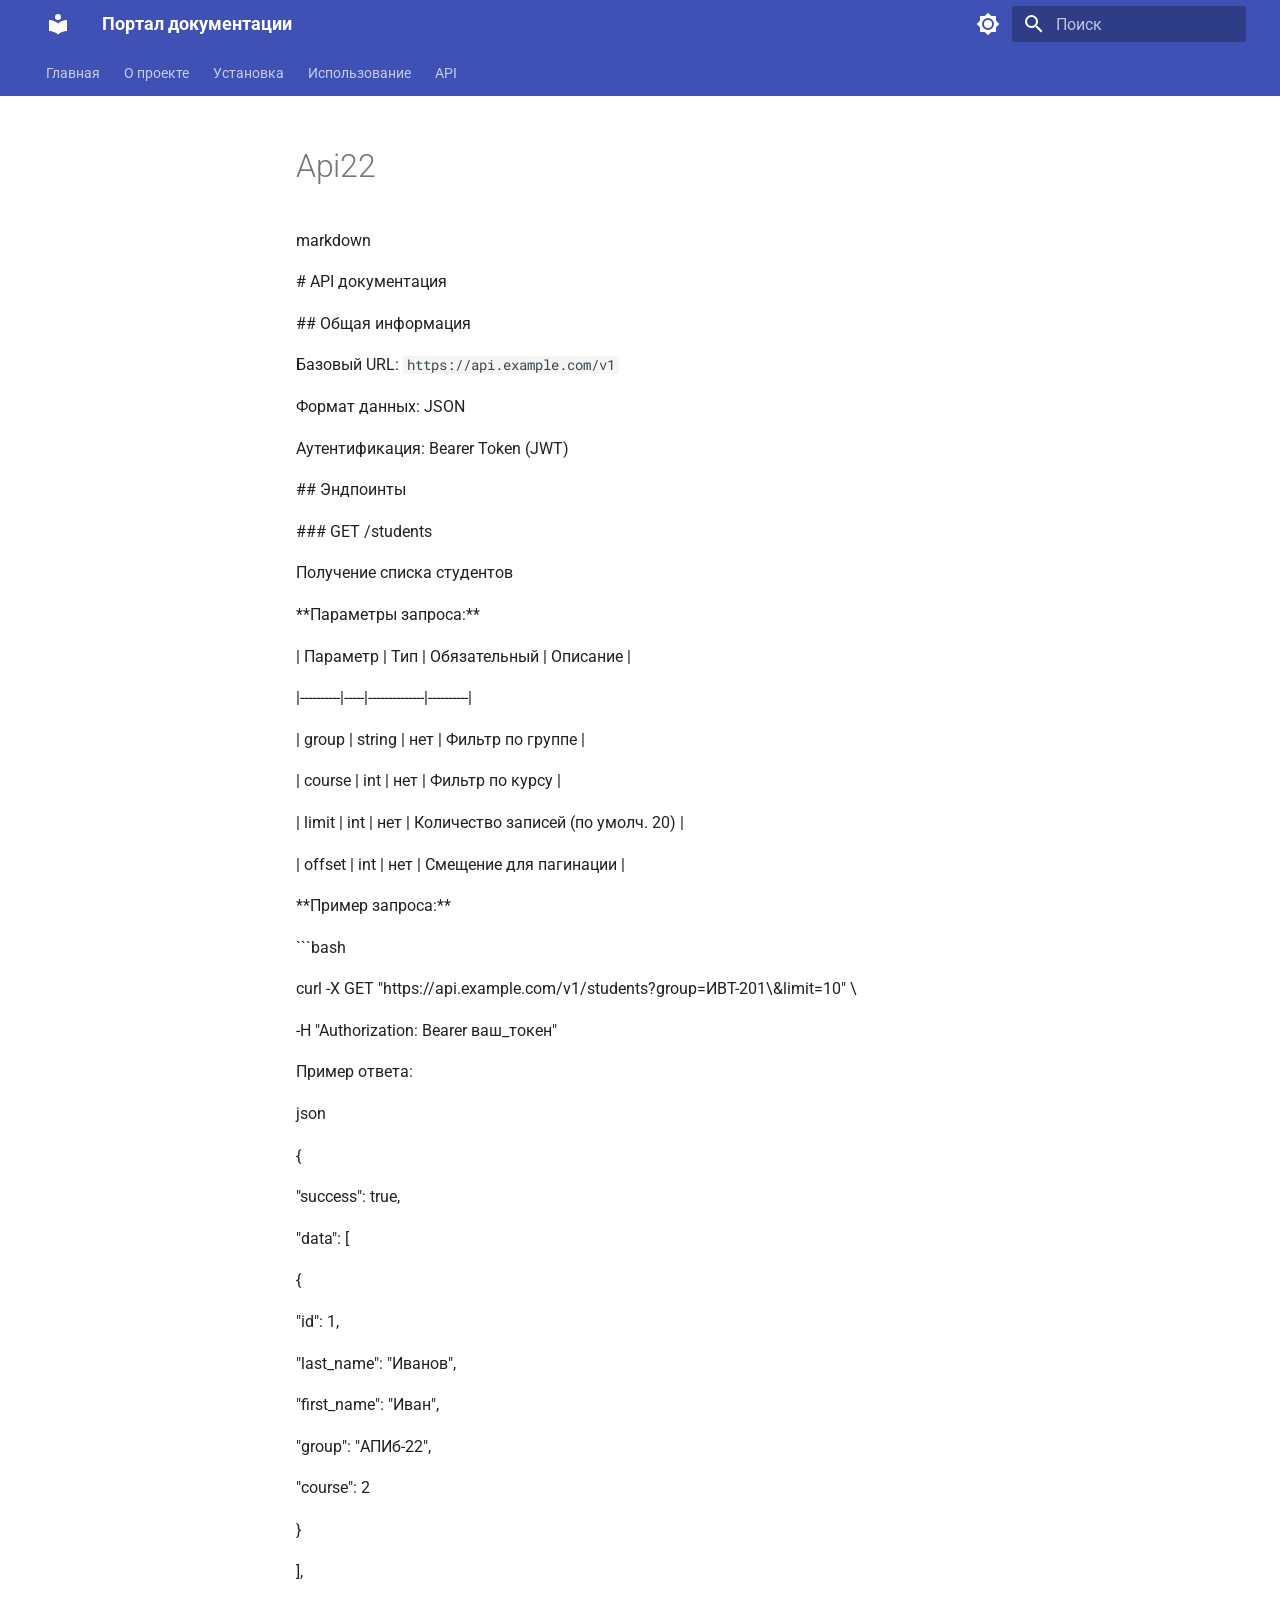
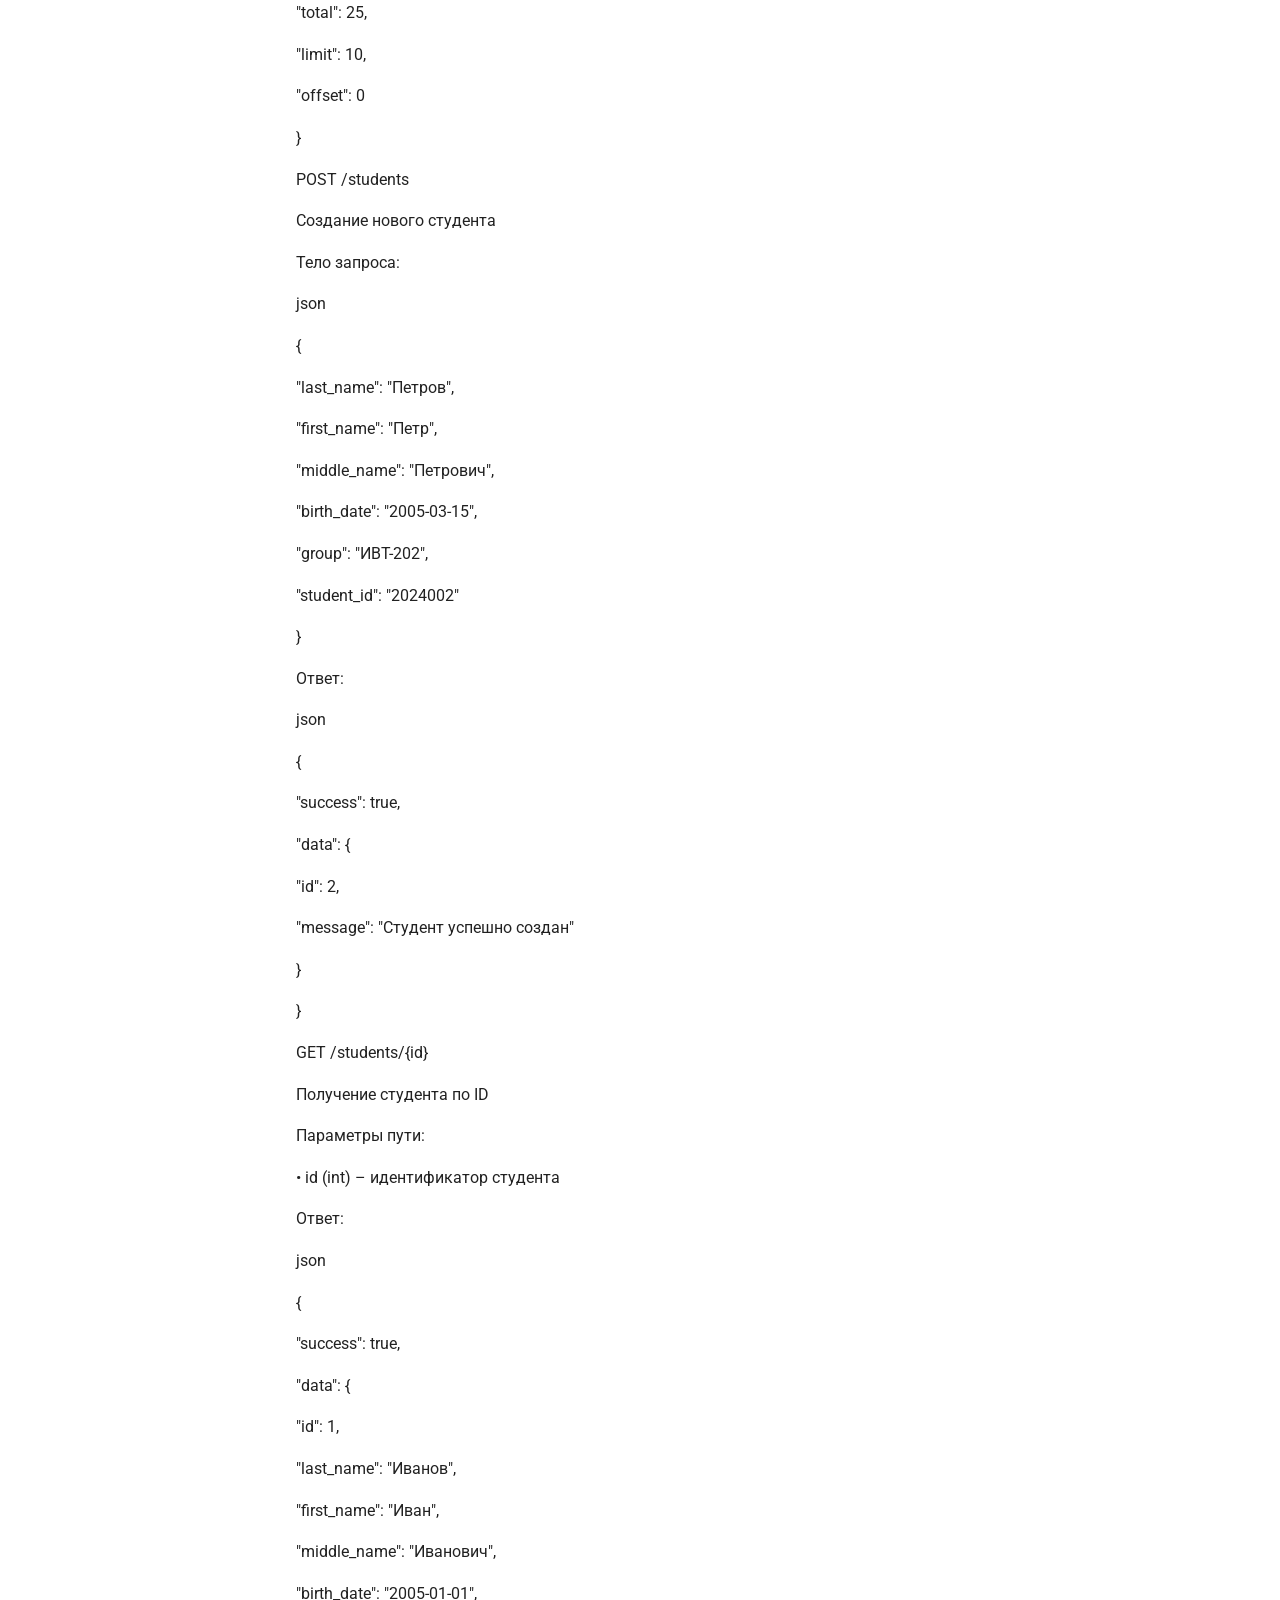
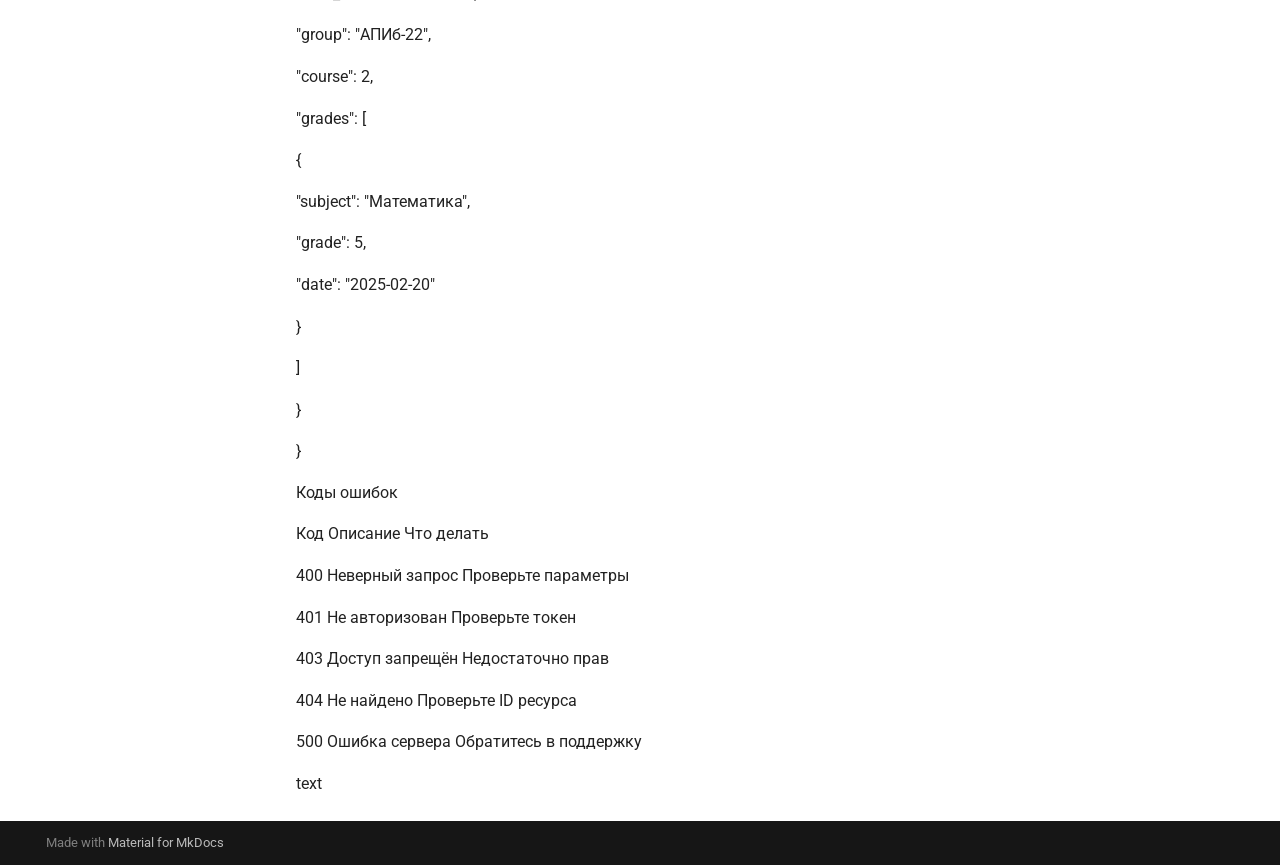
<file: api22/index.html>
<!doctype html>
<html lang="ru" class="no-js">
  <head>
    
      <meta charset="utf-8">
      <meta name="viewport" content="width=device-width,initial-scale=1">
      
        <meta name="description" content="Полная документация по проекту "Учёт успеваемости студентов"">
      
      
        <meta name="author" content="Ваше имя">
      
      
        <link rel="canonical" href="https://kerelek.github.io/docs-portal/api22/">
      
      
      
      
        
      
      
      <link rel="icon" href="../assets/images/favicon.png">
      <meta name="generator" content="mkdocs-1.6.1, mkdocs-material-9.7.6">
    
    
      
        <title>Api22 - Портал документации</title>
      
    
    
      <link rel="stylesheet" href="../assets/stylesheets/main.484c7ddc.min.css">
      
        
        <link rel="stylesheet" href="../assets/stylesheets/palette.ab4e12ef.min.css">
      
      


    
    
      
    
    
      
        
        
        <link rel="preconnect" href="https://fonts.gstatic.com" crossorigin>
        <link rel="stylesheet" href="https://fonts.googleapis.com/css?family=Roboto:300,300i,400,400i,700,700i%7CRoboto+Mono:400,400i,700,700i&display=fallback">
        <style>:root{--md-text-font:"Roboto";--md-code-font:"Roboto Mono"}</style>
      
    
    
    <script>__md_scope=new URL("..",location),__md_hash=e=>[...e].reduce(((e,_)=>(e<<5)-e+_.charCodeAt(0)),0),__md_get=(e,_=localStorage,t=__md_scope)=>JSON.parse(_.getItem(t.pathname+"."+e)),__md_set=(e,_,t=localStorage,a=__md_scope)=>{try{t.setItem(a.pathname+"."+e,JSON.stringify(_))}catch(e){}}</script>
    
      

    
    
  </head>
  
  
    
    
      
    
    
    
    
    <body dir="ltr" data-md-color-scheme="default" data-md-color-primary="indigo" data-md-color-accent="indigo">
  
    
    <input class="md-toggle" data-md-toggle="drawer" type="checkbox" id="__drawer" autocomplete="off">
    <input class="md-toggle" data-md-toggle="search" type="checkbox" id="__search" autocomplete="off">
    <label class="md-overlay" for="__drawer"></label>
    <div data-md-component="skip">
      
    </div>
    <div data-md-component="announce">
      
    </div>
    
    
      

<header class="md-header" data-md-component="header">
  <nav class="md-header__inner md-grid" aria-label="Верхний колонтитул">
    <a href=".." title="Портал документации" class="md-header__button md-logo" aria-label="Портал документации" data-md-component="logo">
      
  
  <svg xmlns="http://www.w3.org/2000/svg" viewBox="0 0 24 24"><path d="M12 8a3 3 0 0 0 3-3 3 3 0 0 0-3-3 3 3 0 0 0-3 3 3 3 0 0 0 3 3m0 3.54C9.64 9.35 6.5 8 3 8v11c3.5 0 6.64 1.35 9 3.54 2.36-2.19 5.5-3.54 9-3.54V8c-3.5 0-6.64 1.35-9 3.54"/></svg>

    </a>
    <label class="md-header__button md-icon" for="__drawer">
      
      <svg xmlns="http://www.w3.org/2000/svg" viewBox="0 0 24 24"><path d="M3 6h18v2H3zm0 5h18v2H3zm0 5h18v2H3z"/></svg>
    </label>
    <div class="md-header__title" data-md-component="header-title">
      <div class="md-header__ellipsis">
        <div class="md-header__topic">
          <span class="md-ellipsis">
            Портал документации
          </span>
        </div>
        <div class="md-header__topic" data-md-component="header-topic">
          <span class="md-ellipsis">
            
              Api22
            
          </span>
        </div>
      </div>
    </div>
    
      
        <form class="md-header__option" data-md-component="palette">
  
    
    
    
    <input class="md-option" data-md-color-media="" data-md-color-scheme="default" data-md-color-primary="indigo" data-md-color-accent="indigo"  aria-label="Переключить на тёмную тему"  type="radio" name="__palette" id="__palette_0">
    
      <label class="md-header__button md-icon" title="Переключить на тёмную тему" for="__palette_1" hidden>
        <svg xmlns="http://www.w3.org/2000/svg" viewBox="0 0 24 24"><path d="M12 8a4 4 0 0 0-4 4 4 4 0 0 0 4 4 4 4 0 0 0 4-4 4 4 0 0 0-4-4m0 10a6 6 0 0 1-6-6 6 6 0 0 1 6-6 6 6 0 0 1 6 6 6 6 0 0 1-6 6m8-9.31V4h-4.69L12 .69 8.69 4H4v4.69L.69 12 4 15.31V20h4.69L12 23.31 15.31 20H20v-4.69L23.31 12z"/></svg>
      </label>
    
  
    
    
    
    <input class="md-option" data-md-color-media="" data-md-color-scheme="slate" data-md-color-primary="indigo" data-md-color-accent="indigo"  aria-label="Переключить на светлую тему"  type="radio" name="__palette" id="__palette_1">
    
      <label class="md-header__button md-icon" title="Переключить на светлую тему" for="__palette_0" hidden>
        <svg xmlns="http://www.w3.org/2000/svg" viewBox="0 0 24 24"><path d="M12 18c-.89 0-1.74-.2-2.5-.55C11.56 16.5 13 14.42 13 12s-1.44-4.5-3.5-5.45C10.26 6.2 11.11 6 12 6a6 6 0 0 1 6 6 6 6 0 0 1-6 6m8-9.31V4h-4.69L12 .69 8.69 4H4v4.69L.69 12 4 15.31V20h4.69L12 23.31 15.31 20H20v-4.69L23.31 12z"/></svg>
      </label>
    
  
</form>
      
    
    
      <script>var palette=__md_get("__palette");if(palette&&palette.color){if("(prefers-color-scheme)"===palette.color.media){var media=matchMedia("(prefers-color-scheme: light)"),input=document.querySelector(media.matches?"[data-md-color-media='(prefers-color-scheme: light)']":"[data-md-color-media='(prefers-color-scheme: dark)']");palette.color.media=input.getAttribute("data-md-color-media"),palette.color.scheme=input.getAttribute("data-md-color-scheme"),palette.color.primary=input.getAttribute("data-md-color-primary"),palette.color.accent=input.getAttribute("data-md-color-accent")}for(var[key,value]of Object.entries(palette.color))document.body.setAttribute("data-md-color-"+key,value)}</script>
    
    
    
      
      
        <label class="md-header__button md-icon" for="__search">
          
          <svg xmlns="http://www.w3.org/2000/svg" viewBox="0 0 24 24"><path d="M9.5 3A6.5 6.5 0 0 1 16 9.5c0 1.61-.59 3.09-1.56 4.23l.27.27h.79l5 5-1.5 1.5-5-5v-.79l-.27-.27A6.52 6.52 0 0 1 9.5 16 6.5 6.5 0 0 1 3 9.5 6.5 6.5 0 0 1 9.5 3m0 2C7 5 5 7 5 9.5S7 14 9.5 14 14 12 14 9.5 12 5 9.5 5"/></svg>
        </label>
        <div class="md-search" data-md-component="search" role="dialog">
  <label class="md-search__overlay" for="__search"></label>
  <div class="md-search__inner" role="search">
    <form class="md-search__form" name="search">
      <input type="text" class="md-search__input" name="query" aria-label="Поиск" placeholder="Поиск" autocapitalize="off" autocorrect="off" autocomplete="off" spellcheck="false" data-md-component="search-query" required>
      <label class="md-search__icon md-icon" for="__search">
        
        <svg xmlns="http://www.w3.org/2000/svg" viewBox="0 0 24 24"><path d="M9.5 3A6.5 6.5 0 0 1 16 9.5c0 1.61-.59 3.09-1.56 4.23l.27.27h.79l5 5-1.5 1.5-5-5v-.79l-.27-.27A6.52 6.52 0 0 1 9.5 16 6.5 6.5 0 0 1 3 9.5 6.5 6.5 0 0 1 9.5 3m0 2C7 5 5 7 5 9.5S7 14 9.5 14 14 12 14 9.5 12 5 9.5 5"/></svg>
        
        <svg xmlns="http://www.w3.org/2000/svg" viewBox="0 0 24 24"><path d="M20 11v2H8l5.5 5.5-1.42 1.42L4.16 12l7.92-7.92L13.5 5.5 8 11z"/></svg>
      </label>
      <nav class="md-search__options" aria-label="Поиск">
        
        <button type="reset" class="md-search__icon md-icon" title="Очистить" aria-label="Очистить" tabindex="-1">
          
          <svg xmlns="http://www.w3.org/2000/svg" viewBox="0 0 24 24"><path d="M19 6.41 17.59 5 12 10.59 6.41 5 5 6.41 10.59 12 5 17.59 6.41 19 12 13.41 17.59 19 19 17.59 13.41 12z"/></svg>
        </button>
      </nav>
      
        <div class="md-search__suggest" data-md-component="search-suggest"></div>
      
    </form>
    <div class="md-search__output">
      <div class="md-search__scrollwrap" tabindex="0" data-md-scrollfix>
        <div class="md-search-result" data-md-component="search-result">
          <div class="md-search-result__meta">
            Инициализация поиска
          </div>
          <ol class="md-search-result__list" role="presentation"></ol>
        </div>
      </div>
    </div>
  </div>
</div>
      
    
    
  </nav>
  
</header>
    
    <div class="md-container" data-md-component="container">
      
      
        
          
            
<nav class="md-tabs" aria-label="Вкладки" data-md-component="tabs">
  <div class="md-grid">
    <ul class="md-tabs__list">
      
        
  
  
  
  
    <li class="md-tabs__item">
      <a href=".." class="md-tabs__link">
        
  
  
    
  
  Главная

      </a>
    </li>
  

      
        
  
  
  
  
    <li class="md-tabs__item">
      <a href="../about/" class="md-tabs__link">
        
  
  
    
  
  О проекте

      </a>
    </li>
  

      
        
  
  
  
  
    <li class="md-tabs__item">
      <a href="../installation/" class="md-tabs__link">
        
  
  
    
  
  Установка

      </a>
    </li>
  

      
        
  
  
  
  
    <li class="md-tabs__item">
      <a href="../usage/" class="md-tabs__link">
        
  
  
    
  
  Использование

      </a>
    </li>
  

      
        
  
  
  
  
    <li class="md-tabs__item">
      <a href="../api/" class="md-tabs__link">
        
  
  
    
  
  API

      </a>
    </li>
  

      
    </ul>
  </div>
</nav>
          
        
      
      <main class="md-main" data-md-component="main">
        <div class="md-main__inner md-grid">
          
            
              
              <div class="md-sidebar md-sidebar--primary" data-md-component="sidebar" data-md-type="navigation" >
                <div class="md-sidebar__scrollwrap">
                  <div class="md-sidebar__inner">
                    


  


  

<nav class="md-nav md-nav--primary md-nav--lifted md-nav--integrated" aria-label="Навигация" data-md-level="0">
  <label class="md-nav__title" for="__drawer">
    <a href=".." title="Портал документации" class="md-nav__button md-logo" aria-label="Портал документации" data-md-component="logo">
      
  
  <svg xmlns="http://www.w3.org/2000/svg" viewBox="0 0 24 24"><path d="M12 8a3 3 0 0 0 3-3 3 3 0 0 0-3-3 3 3 0 0 0-3 3 3 3 0 0 0 3 3m0 3.54C9.64 9.35 6.5 8 3 8v11c3.5 0 6.64 1.35 9 3.54 2.36-2.19 5.5-3.54 9-3.54V8c-3.5 0-6.64 1.35-9 3.54"/></svg>

    </a>
    Портал документации
  </label>
  
  <ul class="md-nav__list" data-md-scrollfix>
    
      
      
  
  
  
  
    <li class="md-nav__item">
      <a href=".." class="md-nav__link">
        
  
  
  <span class="md-ellipsis">
    
  
    Главная
  

    
  </span>
  
  

      </a>
    </li>
  

    
      
      
  
  
  
  
    <li class="md-nav__item">
      <a href="../about/" class="md-nav__link">
        
  
  
  <span class="md-ellipsis">
    
  
    О проекте
  

    
  </span>
  
  

      </a>
    </li>
  

    
      
      
  
  
  
  
    <li class="md-nav__item">
      <a href="../installation/" class="md-nav__link">
        
  
  
  <span class="md-ellipsis">
    
  
    Установка
  

    
  </span>
  
  

      </a>
    </li>
  

    
      
      
  
  
  
  
    <li class="md-nav__item">
      <a href="../usage/" class="md-nav__link">
        
  
  
  <span class="md-ellipsis">
    
  
    Использование
  

    
  </span>
  
  

      </a>
    </li>
  

    
      
      
  
  
  
  
    <li class="md-nav__item">
      <a href="../api/" class="md-nav__link">
        
  
  
  <span class="md-ellipsis">
    
  
    API
  

    
  </span>
  
  

      </a>
    </li>
  

    
  </ul>
</nav>
                  </div>
                </div>
              </div>
            
            
          
          
            <div class="md-content" data-md-component="content">
              
              <article class="md-content__inner md-typeset">
                
                  



  <h1>Api22</h1>

<p>markdown</p>
<p># API документация</p>
<p>## Общая информация</p>
<p>Базовый URL: <code>https://api.example.com/v1</code></p>
<p>Формат данных: JSON</p>
<p>Аутентификация: Bearer Token (JWT)</p>
<p>## Эндпоинты</p>
<p>### GET /students</p>
<p>Получение списка студентов</p>
<p>**Параметры запроса:**</p>
<p>| Параметр | Тип | Обязательный | Описание |</p>
<p>|----------|-----|--------------|----------|</p>
<p>| group | string | нет | Фильтр по группе |</p>
<p>| course | int | нет | Фильтр по курсу |</p>
<p>| limit | int | нет | Количество записей (по умолч. 20) |</p>
<p>| offset | int | нет | Смещение для пагинации |</p>
<p>**Пример запроса:**</p>
<p>```bash</p>
<p>curl -X GET "https://api.example.com/v1/students?group=ИВТ-201\&amp;limit=10" \</p>
<p>&#x20; -H "Authorization: Bearer ваш_токен"</p>
<p>Пример ответа:</p>
<p>json</p>
<p>{</p>
<p>&#x20; "success": true,</p>
<p>&#x20; "data": [</p>
<p>&#x20;   {</p>
<p>&#x20;     "id": 1,</p>
<p>&#x20;     "last_name": "Иванов",</p>
<p>&#x20;     "first_name": "Иван",</p>
<p>&#x20;     "group": "АПИб-22",</p>
<p>&#x20;     "course": 2</p>
<p>&#x20;   }</p>
<p>&#x20; ],</p>
<p>&#x20; "total": 25,</p>
<p>&#x20; "limit": 10,</p>
<p>&#x20; "offset": 0</p>
<p>}</p>
<p>POST /students</p>
<p>Создание нового студента</p>
<p>Тело запроса:</p>
<p>json</p>
<p>{</p>
<p>&#x20; "last_name": "Петров",</p>
<p>&#x20; "first_name": "Петр",</p>
<p>&#x20; "middle_name": "Петрович",</p>
<p>&#x20; "birth_date": "2005-03-15",</p>
<p>&#x20; "group": "ИВТ-202",</p>
<p>&#x20; "student_id": "2024002"</p>
<p>}</p>
<p>Ответ:</p>
<p>json</p>
<p>{</p>
<p>&#x20; "success": true,</p>
<p>&#x20; "data": {</p>
<p>&#x20;   "id": 2,</p>
<p>&#x20;   "message": "Студент успешно создан"</p>
<p>&#x20; }</p>
<p>}</p>
<p>GET /students/{id}</p>
<p>Получение студента по ID</p>
<p>Параметры пути:</p>
<p>•   id (int) – идентификатор студента</p>
<p>Ответ:</p>
<p>json</p>
<p>{</p>
<p>&#x20; "success": true,</p>
<p>&#x20; "data": {</p>
<p>&#x20;   "id": 1,</p>
<p>&#x20;   "last_name": "Иванов",</p>
<p>&#x20;   "first_name": "Иван",</p>
<p>&#x20;   "middle_name": "Иванович",</p>
<p>&#x20;   "birth_date": "2005-01-01",</p>
<p>&#x20;   "group": "АПИб-22",</p>
<p>&#x20;   "course": 2,</p>
<p>&#x20;   "grades": [</p>
<p>&#x20;     {</p>
<p>&#x20;       "subject": "Математика",</p>
<p>&#x20;       "grade": 5,</p>
<p>&#x20;       "date": "2025-02-20"</p>
<p>&#x20;     }</p>
<p>&#x20;   ]</p>
<p>&#x20; }</p>
<p>}</p>
<p>Коды ошибок</p>
<p>Код Описание    Что делать</p>
<p>400 Неверный запрос Проверьте параметры</p>
<p>401 Не авторизован  Проверьте токен</p>
<p>403 Доступ запрещён Недостаточно прав</p>
<p>404 Не найдено  Проверьте ID ресурса</p>
<p>500 Ошибка сервера  Обратитесь в поддержку</p>
<p>text</p>












                
              </article>
            </div>
          
          
<script>var target=document.getElementById(location.hash.slice(1));target&&target.name&&(target.checked=target.name.startsWith("__tabbed_"))</script>
        </div>
        
      </main>
      
        <footer class="md-footer">
  
  <div class="md-footer-meta md-typeset">
    <div class="md-footer-meta__inner md-grid">
      <div class="md-copyright">
  
  
    Made with
    <a href="https://squidfunk.github.io/mkdocs-material/" target="_blank" rel="noopener">
      Material for MkDocs
    </a>
  
</div>
      
    </div>
  </div>
</footer>
      
    </div>
    <div class="md-dialog" data-md-component="dialog">
      <div class="md-dialog__inner md-typeset"></div>
    </div>
    
    
    
      
      
      <script id="__config" type="application/json">{"annotate": null, "base": "..", "features": ["navigation.tabs", "navigation.sections", "toc.integrate", "search.suggest", "search.highlight"], "search": "../assets/javascripts/workers/search.2c215733.min.js", "tags": null, "translations": {"clipboard.copied": "\u0421\u043a\u043e\u043f\u0438\u0440\u043e\u0432\u0430\u043d\u043e \u0432 \u0431\u0443\u0444\u0435\u0440", "clipboard.copy": "\u041a\u043e\u043f\u0438\u0440\u043e\u0432\u0430\u0442\u044c \u0432 \u0431\u0443\u0444\u0435\u0440", "search.result.more.one": "\u0415\u0449\u0451 1 \u043d\u0430 \u044d\u0442\u043e\u0439 \u0441\u0442\u0440\u0430\u043d\u0438\u0446\u0435", "search.result.more.other": "\u0415\u0449\u0451 # \u043d\u0430 \u044d\u0442\u043e\u0439 \u0441\u0442\u0440\u0430\u043d\u0438\u0446\u0435", "search.result.none": "\u0421\u043e\u0432\u043f\u0430\u0434\u0435\u043d\u0438\u0439 \u043d\u0435 \u043d\u0430\u0439\u0434\u0435\u043d\u043e", "search.result.one": "\u041d\u0430\u0439\u0434\u0435\u043d\u043e 1 \u0441\u043e\u0432\u043f\u0430\u0434\u0435\u043d\u0438\u0435", "search.result.other": "\u041d\u0430\u0439\u0434\u0435\u043d\u043e \u0441\u043e\u0432\u043f\u0430\u0434\u0435\u043d\u0438\u0439: #", "search.result.placeholder": "\u041d\u0430\u0447\u043d\u0438\u0442\u0435 \u043f\u0435\u0447\u0430\u0442\u0430\u0442\u044c \u0434\u043b\u044f \u043f\u043e\u0438\u0441\u043a\u0430", "search.result.term.missing": "\u041e\u0442\u0441\u0443\u0442\u0441\u0442\u0432\u0443\u0435\u0442", "select.version": "\u0412\u044b\u0431\u0435\u0440\u0438\u0442\u0435 \u0432\u0435\u0440\u0441\u0438\u044e"}, "version": null}</script>
    
    
      <script src="../assets/javascripts/bundle.79ae519e.min.js"></script>
      
    
  </body>
</html>
</file>
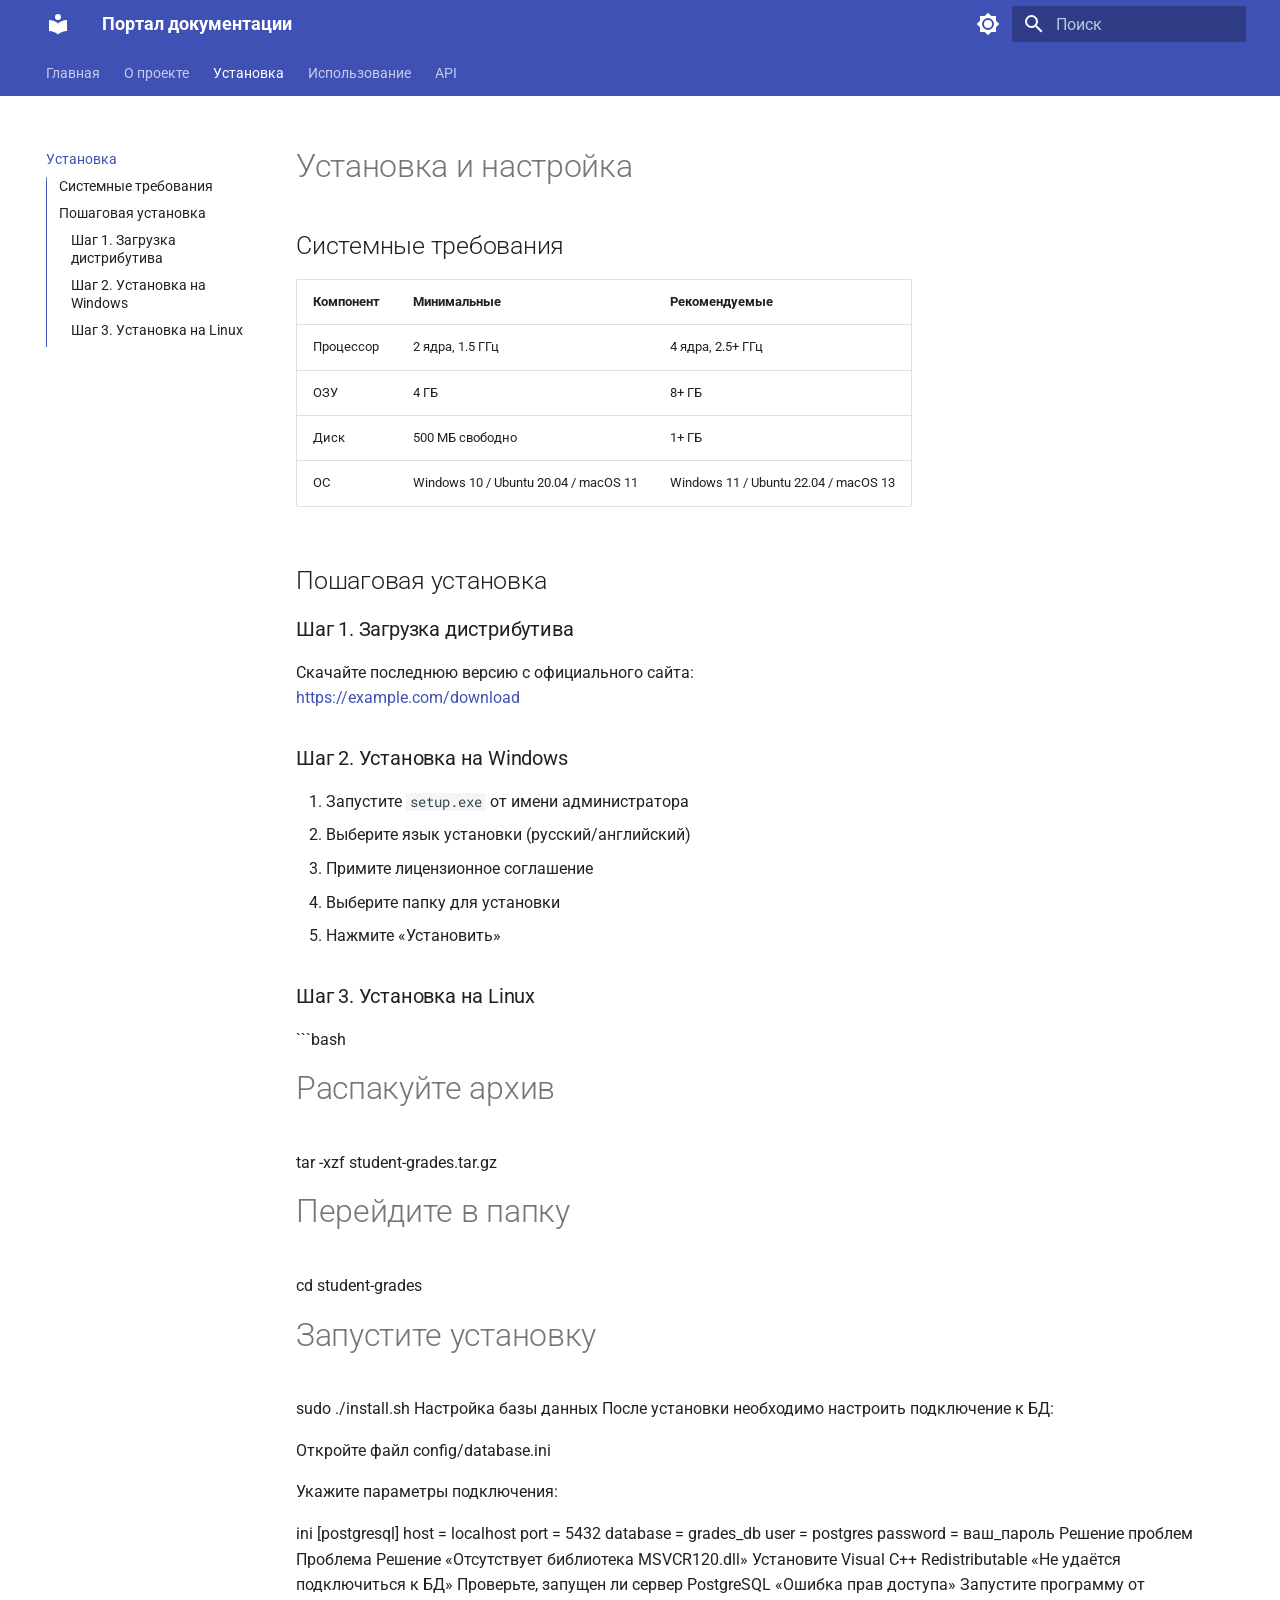
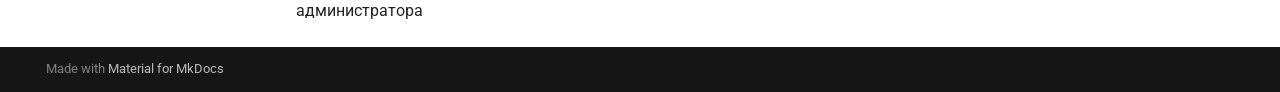
<file: installation/index.html>
<!doctype html>
<html lang="ru" class="no-js">
  <head>
    
      <meta charset="utf-8">
      <meta name="viewport" content="width=device-width,initial-scale=1">
      
        <meta name="description" content="Полная документация по проекту "Учёт успеваемости студентов"">
      
      
        <meta name="author" content="Ваше имя">
      
      
        <link rel="canonical" href="https://ваш-логин.github.io/docs-portal/installation/">
      
      
        <link rel="prev" href="../about/">
      
      
        <link rel="next" href="../usage/">
      
      
        
      
      
      <link rel="icon" href="../assets/images/favicon.png">
      <meta name="generator" content="mkdocs-1.6.1, mkdocs-material-9.7.6">
    
    
      
        <title>Установка - Портал документации</title>
      
    
    
      <link rel="stylesheet" href="../assets/stylesheets/main.484c7ddc.min.css">
      
        
        <link rel="stylesheet" href="../assets/stylesheets/palette.ab4e12ef.min.css">
      
      


    
    
      
    
    
      
        
        
        <link rel="preconnect" href="https://fonts.gstatic.com" crossorigin>
        <link rel="stylesheet" href="https://fonts.googleapis.com/css?family=Roboto:300,300i,400,400i,700,700i%7CRoboto+Mono:400,400i,700,700i&display=fallback">
        <style>:root{--md-text-font:"Roboto";--md-code-font:"Roboto Mono"}</style>
      
    
    
    <script>__md_scope=new URL("..",location),__md_hash=e=>[...e].reduce(((e,_)=>(e<<5)-e+_.charCodeAt(0)),0),__md_get=(e,_=localStorage,t=__md_scope)=>JSON.parse(_.getItem(t.pathname+"."+e)),__md_set=(e,_,t=localStorage,a=__md_scope)=>{try{t.setItem(a.pathname+"."+e,JSON.stringify(_))}catch(e){}}</script>
    
      

    
    
  </head>
  
  
    
    
      
    
    
    
    
    <body dir="ltr" data-md-color-scheme="default" data-md-color-primary="indigo" data-md-color-accent="indigo">
  
    
    <input class="md-toggle" data-md-toggle="drawer" type="checkbox" id="__drawer" autocomplete="off">
    <input class="md-toggle" data-md-toggle="search" type="checkbox" id="__search" autocomplete="off">
    <label class="md-overlay" for="__drawer"></label>
    <div data-md-component="skip">
      
        
        <a href="#_1" class="md-skip">
          Перейти к содержанию
        </a>
      
    </div>
    <div data-md-component="announce">
      
    </div>
    
    
      

<header class="md-header" data-md-component="header">
  <nav class="md-header__inner md-grid" aria-label="Верхний колонтитул">
    <a href=".." title="Портал документации" class="md-header__button md-logo" aria-label="Портал документации" data-md-component="logo">
      
  
  <svg xmlns="http://www.w3.org/2000/svg" viewBox="0 0 24 24"><path d="M12 8a3 3 0 0 0 3-3 3 3 0 0 0-3-3 3 3 0 0 0-3 3 3 3 0 0 0 3 3m0 3.54C9.64 9.35 6.5 8 3 8v11c3.5 0 6.64 1.35 9 3.54 2.36-2.19 5.5-3.54 9-3.54V8c-3.5 0-6.64 1.35-9 3.54"/></svg>

    </a>
    <label class="md-header__button md-icon" for="__drawer">
      
      <svg xmlns="http://www.w3.org/2000/svg" viewBox="0 0 24 24"><path d="M3 6h18v2H3zm0 5h18v2H3zm0 5h18v2H3z"/></svg>
    </label>
    <div class="md-header__title" data-md-component="header-title">
      <div class="md-header__ellipsis">
        <div class="md-header__topic">
          <span class="md-ellipsis">
            Портал документации
          </span>
        </div>
        <div class="md-header__topic" data-md-component="header-topic">
          <span class="md-ellipsis">
            
              Установка
            
          </span>
        </div>
      </div>
    </div>
    
      
        <form class="md-header__option" data-md-component="palette">
  
    
    
    
    <input class="md-option" data-md-color-media="" data-md-color-scheme="default" data-md-color-primary="indigo" data-md-color-accent="indigo"  aria-label="Переключить на тёмную тему"  type="radio" name="__palette" id="__palette_0">
    
      <label class="md-header__button md-icon" title="Переключить на тёмную тему" for="__palette_1" hidden>
        <svg xmlns="http://www.w3.org/2000/svg" viewBox="0 0 24 24"><path d="M12 8a4 4 0 0 0-4 4 4 4 0 0 0 4 4 4 4 0 0 0 4-4 4 4 0 0 0-4-4m0 10a6 6 0 0 1-6-6 6 6 0 0 1 6-6 6 6 0 0 1 6 6 6 6 0 0 1-6 6m8-9.31V4h-4.69L12 .69 8.69 4H4v4.69L.69 12 4 15.31V20h4.69L12 23.31 15.31 20H20v-4.69L23.31 12z"/></svg>
      </label>
    
  
    
    
    
    <input class="md-option" data-md-color-media="" data-md-color-scheme="slate" data-md-color-primary="indigo" data-md-color-accent="indigo"  aria-label="Переключить на светлую тему"  type="radio" name="__palette" id="__palette_1">
    
      <label class="md-header__button md-icon" title="Переключить на светлую тему" for="__palette_0" hidden>
        <svg xmlns="http://www.w3.org/2000/svg" viewBox="0 0 24 24"><path d="M12 18c-.89 0-1.74-.2-2.5-.55C11.56 16.5 13 14.42 13 12s-1.44-4.5-3.5-5.45C10.26 6.2 11.11 6 12 6a6 6 0 0 1 6 6 6 6 0 0 1-6 6m8-9.31V4h-4.69L12 .69 8.69 4H4v4.69L.69 12 4 15.31V20h4.69L12 23.31 15.31 20H20v-4.69L23.31 12z"/></svg>
      </label>
    
  
</form>
      
    
    
      <script>var palette=__md_get("__palette");if(palette&&palette.color){if("(prefers-color-scheme)"===palette.color.media){var media=matchMedia("(prefers-color-scheme: light)"),input=document.querySelector(media.matches?"[data-md-color-media='(prefers-color-scheme: light)']":"[data-md-color-media='(prefers-color-scheme: dark)']");palette.color.media=input.getAttribute("data-md-color-media"),palette.color.scheme=input.getAttribute("data-md-color-scheme"),palette.color.primary=input.getAttribute("data-md-color-primary"),palette.color.accent=input.getAttribute("data-md-color-accent")}for(var[key,value]of Object.entries(palette.color))document.body.setAttribute("data-md-color-"+key,value)}</script>
    
    
    
      
      
        <label class="md-header__button md-icon" for="__search">
          
          <svg xmlns="http://www.w3.org/2000/svg" viewBox="0 0 24 24"><path d="M9.5 3A6.5 6.5 0 0 1 16 9.5c0 1.61-.59 3.09-1.56 4.23l.27.27h.79l5 5-1.5 1.5-5-5v-.79l-.27-.27A6.52 6.52 0 0 1 9.5 16 6.5 6.5 0 0 1 3 9.5 6.5 6.5 0 0 1 9.5 3m0 2C7 5 5 7 5 9.5S7 14 9.5 14 14 12 14 9.5 12 5 9.5 5"/></svg>
        </label>
        <div class="md-search" data-md-component="search" role="dialog">
  <label class="md-search__overlay" for="__search"></label>
  <div class="md-search__inner" role="search">
    <form class="md-search__form" name="search">
      <input type="text" class="md-search__input" name="query" aria-label="Поиск" placeholder="Поиск" autocapitalize="off" autocorrect="off" autocomplete="off" spellcheck="false" data-md-component="search-query" required>
      <label class="md-search__icon md-icon" for="__search">
        
        <svg xmlns="http://www.w3.org/2000/svg" viewBox="0 0 24 24"><path d="M9.5 3A6.5 6.5 0 0 1 16 9.5c0 1.61-.59 3.09-1.56 4.23l.27.27h.79l5 5-1.5 1.5-5-5v-.79l-.27-.27A6.52 6.52 0 0 1 9.5 16 6.5 6.5 0 0 1 3 9.5 6.5 6.5 0 0 1 9.5 3m0 2C7 5 5 7 5 9.5S7 14 9.5 14 14 12 14 9.5 12 5 9.5 5"/></svg>
        
        <svg xmlns="http://www.w3.org/2000/svg" viewBox="0 0 24 24"><path d="M20 11v2H8l5.5 5.5-1.42 1.42L4.16 12l7.92-7.92L13.5 5.5 8 11z"/></svg>
      </label>
      <nav class="md-search__options" aria-label="Поиск">
        
        <button type="reset" class="md-search__icon md-icon" title="Очистить" aria-label="Очистить" tabindex="-1">
          
          <svg xmlns="http://www.w3.org/2000/svg" viewBox="0 0 24 24"><path d="M19 6.41 17.59 5 12 10.59 6.41 5 5 6.41 10.59 12 5 17.59 6.41 19 12 13.41 17.59 19 19 17.59 13.41 12z"/></svg>
        </button>
      </nav>
      
        <div class="md-search__suggest" data-md-component="search-suggest"></div>
      
    </form>
    <div class="md-search__output">
      <div class="md-search__scrollwrap" tabindex="0" data-md-scrollfix>
        <div class="md-search-result" data-md-component="search-result">
          <div class="md-search-result__meta">
            Инициализация поиска
          </div>
          <ol class="md-search-result__list" role="presentation"></ol>
        </div>
      </div>
    </div>
  </div>
</div>
      
    
    
  </nav>
  
</header>
    
    <div class="md-container" data-md-component="container">
      
      
        
          
            
<nav class="md-tabs" aria-label="Вкладки" data-md-component="tabs">
  <div class="md-grid">
    <ul class="md-tabs__list">
      
        
  
  
  
  
    <li class="md-tabs__item">
      <a href=".." class="md-tabs__link">
        
  
  
    
  
  Главная

      </a>
    </li>
  

      
        
  
  
  
  
    <li class="md-tabs__item">
      <a href="../about/" class="md-tabs__link">
        
  
  
    
  
  О проекте

      </a>
    </li>
  

      
        
  
  
  
    
  
  
    <li class="md-tabs__item md-tabs__item--active">
      <a href="./" class="md-tabs__link">
        
  
  
    
  
  Установка

      </a>
    </li>
  

      
        
  
  
  
  
    <li class="md-tabs__item">
      <a href="../usage/" class="md-tabs__link">
        
  
  
    
  
  Использование

      </a>
    </li>
  

      
        
  
  
  
  
    <li class="md-tabs__item">
      <a href="../api/" class="md-tabs__link">
        
  
  
    
  
  API

      </a>
    </li>
  

      
    </ul>
  </div>
</nav>
          
        
      
      <main class="md-main" data-md-component="main">
        <div class="md-main__inner md-grid">
          
            
              
              <div class="md-sidebar md-sidebar--primary" data-md-component="sidebar" data-md-type="navigation" >
                <div class="md-sidebar__scrollwrap">
                  <div class="md-sidebar__inner">
                    


  


  

<nav class="md-nav md-nav--primary md-nav--lifted md-nav--integrated" aria-label="Навигация" data-md-level="0">
  <label class="md-nav__title" for="__drawer">
    <a href=".." title="Портал документации" class="md-nav__button md-logo" aria-label="Портал документации" data-md-component="logo">
      
  
  <svg xmlns="http://www.w3.org/2000/svg" viewBox="0 0 24 24"><path d="M12 8a3 3 0 0 0 3-3 3 3 0 0 0-3-3 3 3 0 0 0-3 3 3 3 0 0 0 3 3m0 3.54C9.64 9.35 6.5 8 3 8v11c3.5 0 6.64 1.35 9 3.54 2.36-2.19 5.5-3.54 9-3.54V8c-3.5 0-6.64 1.35-9 3.54"/></svg>

    </a>
    Портал документации
  </label>
  
  <ul class="md-nav__list" data-md-scrollfix>
    
      
      
  
  
  
  
    <li class="md-nav__item">
      <a href=".." class="md-nav__link">
        
  
  
  <span class="md-ellipsis">
    
  
    Главная
  

    
  </span>
  
  

      </a>
    </li>
  

    
      
      
  
  
  
  
    <li class="md-nav__item">
      <a href="../about/" class="md-nav__link">
        
  
  
  <span class="md-ellipsis">
    
  
    О проекте
  

    
  </span>
  
  

      </a>
    </li>
  

    
      
      
  
  
    
  
  
  
    <li class="md-nav__item md-nav__item--active">
      
      <input class="md-nav__toggle md-toggle" type="checkbox" id="__toc">
      
      
        
      
      
        <label class="md-nav__link md-nav__link--active" for="__toc">
          
  
  
  <span class="md-ellipsis">
    
  
    Установка
  

    
  </span>
  
  

          <span class="md-nav__icon md-icon"></span>
        </label>
      
      <a href="./" class="md-nav__link md-nav__link--active">
        
  
  
  <span class="md-ellipsis">
    
  
    Установка
  

    
  </span>
  
  

      </a>
      
        

<nav class="md-nav md-nav--secondary" aria-label="Содержание">
  
  
  
    
  
  
    <label class="md-nav__title" for="__toc">
      <span class="md-nav__icon md-icon"></span>
      Содержание
    </label>
    <ul class="md-nav__list" data-md-component="toc" data-md-scrollfix>
      
        <li class="md-nav__item">
  <a href="#_2" class="md-nav__link">
    <span class="md-ellipsis">
      
        Системные требования
      
    </span>
  </a>
  
</li>
      
        <li class="md-nav__item">
  <a href="#_3" class="md-nav__link">
    <span class="md-ellipsis">
      
        Пошаговая установка
      
    </span>
  </a>
  
    <nav class="md-nav" aria-label="Пошаговая установка">
      <ul class="md-nav__list">
        
          <li class="md-nav__item">
  <a href="#1" class="md-nav__link">
    <span class="md-ellipsis">
      
        Шаг 1. Загрузка дистрибутива
      
    </span>
  </a>
  
</li>
        
          <li class="md-nav__item">
  <a href="#2-windows" class="md-nav__link">
    <span class="md-ellipsis">
      
        Шаг 2. Установка на Windows
      
    </span>
  </a>
  
</li>
        
          <li class="md-nav__item">
  <a href="#3-linux" class="md-nav__link">
    <span class="md-ellipsis">
      
        Шаг 3. Установка на Linux
      
    </span>
  </a>
  
</li>
        
      </ul>
    </nav>
  
</li>
      
    </ul>
  
</nav>
      
    </li>
  

    
      
      
  
  
  
  
    <li class="md-nav__item">
      <a href="../usage/" class="md-nav__link">
        
  
  
  <span class="md-ellipsis">
    
  
    Использование
  

    
  </span>
  
  

      </a>
    </li>
  

    
      
      
  
  
  
  
    <li class="md-nav__item">
      <a href="../api/" class="md-nav__link">
        
  
  
  <span class="md-ellipsis">
    
  
    API
  

    
  </span>
  
  

      </a>
    </li>
  

    
  </ul>
</nav>
                  </div>
                </div>
              </div>
            
            
          
          
            <div class="md-content" data-md-component="content">
              
              <article class="md-content__inner md-typeset">
                
                  



<h1 id="_1">Установка и настройка<a class="headerlink" href="#_1" title="Permanent link">&para;</a></h1>
<h2 id="_2">Системные требования<a class="headerlink" href="#_2" title="Permanent link">&para;</a></h2>
<table>
<thead>
<tr>
<th>Компонент</th>
<th>Минимальные</th>
<th>Рекомендуемые</th>
</tr>
</thead>
<tbody>
<tr>
<td>Процессор</td>
<td>2 ядра, 1.5 ГГц</td>
<td>4 ядра, 2.5+ ГГц</td>
</tr>
<tr>
<td>ОЗУ</td>
<td>4 ГБ</td>
<td>8+ ГБ</td>
</tr>
<tr>
<td>Диск</td>
<td>500 МБ свободно</td>
<td>1+ ГБ</td>
</tr>
<tr>
<td>ОС</td>
<td>Windows 10 / Ubuntu 20.04 / macOS 11</td>
<td>Windows 11 / Ubuntu 22.04 / macOS 13</td>
</tr>
</tbody>
</table>
<h2 id="_3">Пошаговая установка<a class="headerlink" href="#_3" title="Permanent link">&para;</a></h2>
<h3 id="1">Шаг 1. Загрузка дистрибутива<a class="headerlink" href="#1" title="Permanent link">&para;</a></h3>
<p>Скачайте последнюю версию с официального сайта:<br />
<a href="https://example.com/download">https://example.com/download</a></p>
<h3 id="2-windows">Шаг 2. Установка на Windows<a class="headerlink" href="#2-windows" title="Permanent link">&para;</a></h3>
<ol>
<li>Запустите <code>setup.exe</code> от имени администратора</li>
<li>Выберите язык установки (русский/английский)</li>
<li>Примите лицензионное соглашение</li>
<li>Выберите папку для установки</li>
<li>Нажмите «Установить»</li>
</ol>
<h3 id="3-linux">Шаг 3. Установка на Linux<a class="headerlink" href="#3-linux" title="Permanent link">&para;</a></h3>
<p>```bash</p>
<h1 id="_4">Распакуйте архив<a class="headerlink" href="#_4" title="Permanent link">&para;</a></h1>
<p>tar -xzf student-grades.tar.gz</p>
<h1 id="_5">Перейдите в папку<a class="headerlink" href="#_5" title="Permanent link">&para;</a></h1>
<p>cd student-grades</p>
<h1 id="_6">Запустите установку<a class="headerlink" href="#_6" title="Permanent link">&para;</a></h1>
<p>sudo ./install.sh
Настройка базы данных
После установки необходимо настроить подключение к БД:</p>
<p>Откройте файл config/database.ini</p>
<p>Укажите параметры подключения:</p>
<p>ini
[postgresql]
host = localhost
port = 5432
database = grades_db
user = postgres
password = ваш_пароль
Решение проблем
Проблема    Решение
«Отсутствует библиотека MSVCR120.dll»   Установите Visual C++ Redistributable
«Не удаётся подключиться к БД»  Проверьте, запущен ли сервер PostgreSQL
«Ошибка прав доступа»   Запустите программу от администратора</p>












                
              </article>
            </div>
          
          
<script>var target=document.getElementById(location.hash.slice(1));target&&target.name&&(target.checked=target.name.startsWith("__tabbed_"))</script>
        </div>
        
      </main>
      
        <footer class="md-footer">
  
  <div class="md-footer-meta md-typeset">
    <div class="md-footer-meta__inner md-grid">
      <div class="md-copyright">
  
  
    Made with
    <a href="https://squidfunk.github.io/mkdocs-material/" target="_blank" rel="noopener">
      Material for MkDocs
    </a>
  
</div>
      
    </div>
  </div>
</footer>
      
    </div>
    <div class="md-dialog" data-md-component="dialog">
      <div class="md-dialog__inner md-typeset"></div>
    </div>
    
    
    
      
      
      <script id="__config" type="application/json">{"annotate": null, "base": "..", "features": ["navigation.tabs", "navigation.sections", "toc.integrate", "search.suggest", "search.highlight"], "search": "../assets/javascripts/workers/search.2c215733.min.js", "tags": null, "translations": {"clipboard.copied": "\u0421\u043a\u043e\u043f\u0438\u0440\u043e\u0432\u0430\u043d\u043e \u0432 \u0431\u0443\u0444\u0435\u0440", "clipboard.copy": "\u041a\u043e\u043f\u0438\u0440\u043e\u0432\u0430\u0442\u044c \u0432 \u0431\u0443\u0444\u0435\u0440", "search.result.more.one": "\u0415\u0449\u0451 1 \u043d\u0430 \u044d\u0442\u043e\u0439 \u0441\u0442\u0440\u0430\u043d\u0438\u0446\u0435", "search.result.more.other": "\u0415\u0449\u0451 # \u043d\u0430 \u044d\u0442\u043e\u0439 \u0441\u0442\u0440\u0430\u043d\u0438\u0446\u0435", "search.result.none": "\u0421\u043e\u0432\u043f\u0430\u0434\u0435\u043d\u0438\u0439 \u043d\u0435 \u043d\u0430\u0439\u0434\u0435\u043d\u043e", "search.result.one": "\u041d\u0430\u0439\u0434\u0435\u043d\u043e 1 \u0441\u043e\u0432\u043f\u0430\u0434\u0435\u043d\u0438\u0435", "search.result.other": "\u041d\u0430\u0439\u0434\u0435\u043d\u043e \u0441\u043e\u0432\u043f\u0430\u0434\u0435\u043d\u0438\u0439: #", "search.result.placeholder": "\u041d\u0430\u0447\u043d\u0438\u0442\u0435 \u043f\u0435\u0447\u0430\u0442\u0430\u0442\u044c \u0434\u043b\u044f \u043f\u043e\u0438\u0441\u043a\u0430", "search.result.term.missing": "\u041e\u0442\u0441\u0443\u0442\u0441\u0442\u0432\u0443\u0435\u0442", "select.version": "\u0412\u044b\u0431\u0435\u0440\u0438\u0442\u0435 \u0432\u0435\u0440\u0441\u0438\u044e"}, "version": null}</script>
    
    
      <script src="../assets/javascripts/bundle.79ae519e.min.js"></script>
      
    
  </body>
</html>
</file>
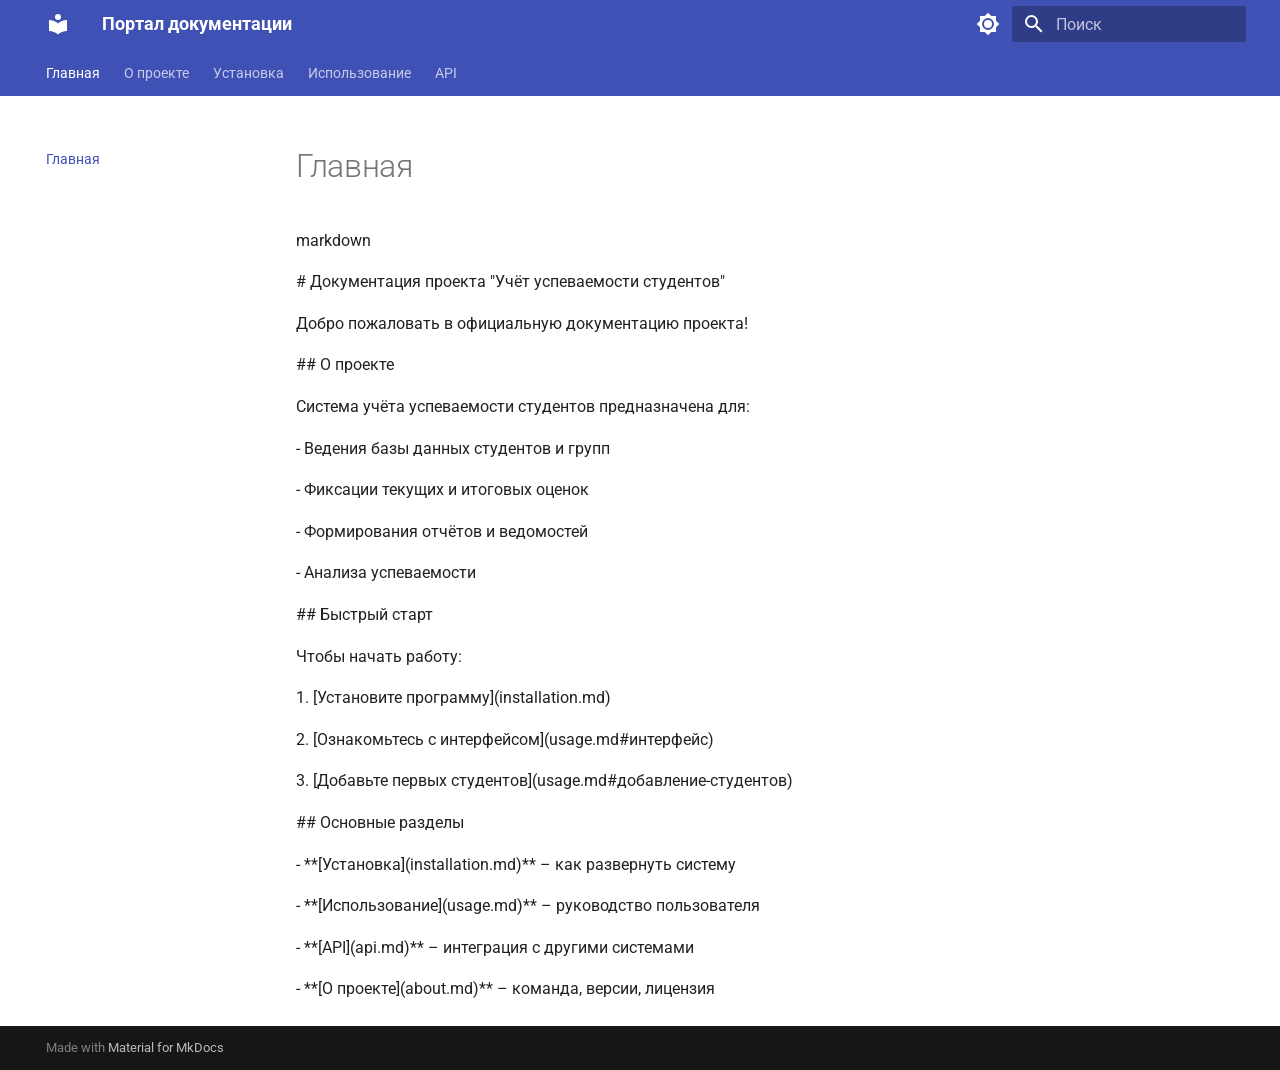
<file: site/index.html>
<!doctype html>
<html lang="ru" class="no-js">
  <head>
    
      <meta charset="utf-8">
      <meta name="viewport" content="width=device-width,initial-scale=1">
      
        <meta name="description" content="Полная документация по проекту "Учёт успеваемости студентов"">
      
      
        <meta name="author" content="Ваше имя">
      
      
        <link rel="canonical" href="https://ваш-логин.github.io/docs-portal/">
      
      
      
        <link rel="next" href="about/">
      
      
        
      
      
      <link rel="icon" href="assets/images/favicon.png">
      <meta name="generator" content="mkdocs-1.6.1, mkdocs-material-9.7.6">
    
    
      
        <title>Портал документации</title>
      
    
    
      <link rel="stylesheet" href="assets/stylesheets/main.484c7ddc.min.css">
      
        
        <link rel="stylesheet" href="assets/stylesheets/palette.ab4e12ef.min.css">
      
      


    
    
      
    
    
      
        
        
        <link rel="preconnect" href="https://fonts.gstatic.com" crossorigin>
        <link rel="stylesheet" href="https://fonts.googleapis.com/css?family=Roboto:300,300i,400,400i,700,700i%7CRoboto+Mono:400,400i,700,700i&display=fallback">
        <style>:root{--md-text-font:"Roboto";--md-code-font:"Roboto Mono"}</style>
      
    
    
    <script>__md_scope=new URL(".",location),__md_hash=e=>[...e].reduce(((e,_)=>(e<<5)-e+_.charCodeAt(0)),0),__md_get=(e,_=localStorage,t=__md_scope)=>JSON.parse(_.getItem(t.pathname+"."+e)),__md_set=(e,_,t=localStorage,a=__md_scope)=>{try{t.setItem(a.pathname+"."+e,JSON.stringify(_))}catch(e){}}</script>
    
      

    
    
  </head>
  
  
    
    
      
    
    
    
    
    <body dir="ltr" data-md-color-scheme="default" data-md-color-primary="indigo" data-md-color-accent="indigo">
  
    
    <input class="md-toggle" data-md-toggle="drawer" type="checkbox" id="__drawer" autocomplete="off">
    <input class="md-toggle" data-md-toggle="search" type="checkbox" id="__search" autocomplete="off">
    <label class="md-overlay" for="__drawer"></label>
    <div data-md-component="skip">
      
    </div>
    <div data-md-component="announce">
      
    </div>
    
    
      

<header class="md-header" data-md-component="header">
  <nav class="md-header__inner md-grid" aria-label="Верхний колонтитул">
    <a href="." title="Портал документации" class="md-header__button md-logo" aria-label="Портал документации" data-md-component="logo">
      
  
  <svg xmlns="http://www.w3.org/2000/svg" viewBox="0 0 24 24"><path d="M12 8a3 3 0 0 0 3-3 3 3 0 0 0-3-3 3 3 0 0 0-3 3 3 3 0 0 0 3 3m0 3.54C9.64 9.35 6.5 8 3 8v11c3.5 0 6.64 1.35 9 3.54 2.36-2.19 5.5-3.54 9-3.54V8c-3.5 0-6.64 1.35-9 3.54"/></svg>

    </a>
    <label class="md-header__button md-icon" for="__drawer">
      
      <svg xmlns="http://www.w3.org/2000/svg" viewBox="0 0 24 24"><path d="M3 6h18v2H3zm0 5h18v2H3zm0 5h18v2H3z"/></svg>
    </label>
    <div class="md-header__title" data-md-component="header-title">
      <div class="md-header__ellipsis">
        <div class="md-header__topic">
          <span class="md-ellipsis">
            Портал документации
          </span>
        </div>
        <div class="md-header__topic" data-md-component="header-topic">
          <span class="md-ellipsis">
            
              Главная
            
          </span>
        </div>
      </div>
    </div>
    
      
        <form class="md-header__option" data-md-component="palette">
  
    
    
    
    <input class="md-option" data-md-color-media="" data-md-color-scheme="default" data-md-color-primary="indigo" data-md-color-accent="indigo"  aria-label="Переключить на тёмную тему"  type="radio" name="__palette" id="__palette_0">
    
      <label class="md-header__button md-icon" title="Переключить на тёмную тему" for="__palette_1" hidden>
        <svg xmlns="http://www.w3.org/2000/svg" viewBox="0 0 24 24"><path d="M12 8a4 4 0 0 0-4 4 4 4 0 0 0 4 4 4 4 0 0 0 4-4 4 4 0 0 0-4-4m0 10a6 6 0 0 1-6-6 6 6 0 0 1 6-6 6 6 0 0 1 6 6 6 6 0 0 1-6 6m8-9.31V4h-4.69L12 .69 8.69 4H4v4.69L.69 12 4 15.31V20h4.69L12 23.31 15.31 20H20v-4.69L23.31 12z"/></svg>
      </label>
    
  
    
    
    
    <input class="md-option" data-md-color-media="" data-md-color-scheme="slate" data-md-color-primary="indigo" data-md-color-accent="indigo"  aria-label="Переключить на светлую тему"  type="radio" name="__palette" id="__palette_1">
    
      <label class="md-header__button md-icon" title="Переключить на светлую тему" for="__palette_0" hidden>
        <svg xmlns="http://www.w3.org/2000/svg" viewBox="0 0 24 24"><path d="M12 18c-.89 0-1.74-.2-2.5-.55C11.56 16.5 13 14.42 13 12s-1.44-4.5-3.5-5.45C10.26 6.2 11.11 6 12 6a6 6 0 0 1 6 6 6 6 0 0 1-6 6m8-9.31V4h-4.69L12 .69 8.69 4H4v4.69L.69 12 4 15.31V20h4.69L12 23.31 15.31 20H20v-4.69L23.31 12z"/></svg>
      </label>
    
  
</form>
      
    
    
      <script>var palette=__md_get("__palette");if(palette&&palette.color){if("(prefers-color-scheme)"===palette.color.media){var media=matchMedia("(prefers-color-scheme: light)"),input=document.querySelector(media.matches?"[data-md-color-media='(prefers-color-scheme: light)']":"[data-md-color-media='(prefers-color-scheme: dark)']");palette.color.media=input.getAttribute("data-md-color-media"),palette.color.scheme=input.getAttribute("data-md-color-scheme"),palette.color.primary=input.getAttribute("data-md-color-primary"),palette.color.accent=input.getAttribute("data-md-color-accent")}for(var[key,value]of Object.entries(palette.color))document.body.setAttribute("data-md-color-"+key,value)}</script>
    
    
    
      
      
        <label class="md-header__button md-icon" for="__search">
          
          <svg xmlns="http://www.w3.org/2000/svg" viewBox="0 0 24 24"><path d="M9.5 3A6.5 6.5 0 0 1 16 9.5c0 1.61-.59 3.09-1.56 4.23l.27.27h.79l5 5-1.5 1.5-5-5v-.79l-.27-.27A6.52 6.52 0 0 1 9.5 16 6.5 6.5 0 0 1 3 9.5 6.5 6.5 0 0 1 9.5 3m0 2C7 5 5 7 5 9.5S7 14 9.5 14 14 12 14 9.5 12 5 9.5 5"/></svg>
        </label>
        <div class="md-search" data-md-component="search" role="dialog">
  <label class="md-search__overlay" for="__search"></label>
  <div class="md-search__inner" role="search">
    <form class="md-search__form" name="search">
      <input type="text" class="md-search__input" name="query" aria-label="Поиск" placeholder="Поиск" autocapitalize="off" autocorrect="off" autocomplete="off" spellcheck="false" data-md-component="search-query" required>
      <label class="md-search__icon md-icon" for="__search">
        
        <svg xmlns="http://www.w3.org/2000/svg" viewBox="0 0 24 24"><path d="M9.5 3A6.5 6.5 0 0 1 16 9.5c0 1.61-.59 3.09-1.56 4.23l.27.27h.79l5 5-1.5 1.5-5-5v-.79l-.27-.27A6.52 6.52 0 0 1 9.5 16 6.5 6.5 0 0 1 3 9.5 6.5 6.5 0 0 1 9.5 3m0 2C7 5 5 7 5 9.5S7 14 9.5 14 14 12 14 9.5 12 5 9.5 5"/></svg>
        
        <svg xmlns="http://www.w3.org/2000/svg" viewBox="0 0 24 24"><path d="M20 11v2H8l5.5 5.5-1.42 1.42L4.16 12l7.92-7.92L13.5 5.5 8 11z"/></svg>
      </label>
      <nav class="md-search__options" aria-label="Поиск">
        
        <button type="reset" class="md-search__icon md-icon" title="Очистить" aria-label="Очистить" tabindex="-1">
          
          <svg xmlns="http://www.w3.org/2000/svg" viewBox="0 0 24 24"><path d="M19 6.41 17.59 5 12 10.59 6.41 5 5 6.41 10.59 12 5 17.59 6.41 19 12 13.41 17.59 19 19 17.59 13.41 12z"/></svg>
        </button>
      </nav>
      
        <div class="md-search__suggest" data-md-component="search-suggest"></div>
      
    </form>
    <div class="md-search__output">
      <div class="md-search__scrollwrap" tabindex="0" data-md-scrollfix>
        <div class="md-search-result" data-md-component="search-result">
          <div class="md-search-result__meta">
            Инициализация поиска
          </div>
          <ol class="md-search-result__list" role="presentation"></ol>
        </div>
      </div>
    </div>
  </div>
</div>
      
    
    
  </nav>
  
</header>
    
    <div class="md-container" data-md-component="container">
      
      
        
          
            
<nav class="md-tabs" aria-label="Вкладки" data-md-component="tabs">
  <div class="md-grid">
    <ul class="md-tabs__list">
      
        
  
  
  
    
  
  
    <li class="md-tabs__item md-tabs__item--active">
      <a href="." class="md-tabs__link">
        
  
  
    
  
  Главная

      </a>
    </li>
  

      
        
  
  
  
  
    <li class="md-tabs__item">
      <a href="about/" class="md-tabs__link">
        
  
  
    
  
  О проекте

      </a>
    </li>
  

      
        
  
  
  
  
    <li class="md-tabs__item">
      <a href="installation/" class="md-tabs__link">
        
  
  
    
  
  Установка

      </a>
    </li>
  

      
        
  
  
  
  
    <li class="md-tabs__item">
      <a href="usage/" class="md-tabs__link">
        
  
  
    
  
  Использование

      </a>
    </li>
  

      
        
  
  
  
  
    <li class="md-tabs__item">
      <a href="api/" class="md-tabs__link">
        
  
  
    
  
  API

      </a>
    </li>
  

      
    </ul>
  </div>
</nav>
          
        
      
      <main class="md-main" data-md-component="main">
        <div class="md-main__inner md-grid">
          
            
              
              <div class="md-sidebar md-sidebar--primary" data-md-component="sidebar" data-md-type="navigation" >
                <div class="md-sidebar__scrollwrap">
                  <div class="md-sidebar__inner">
                    


  


  

<nav class="md-nav md-nav--primary md-nav--lifted md-nav--integrated" aria-label="Навигация" data-md-level="0">
  <label class="md-nav__title" for="__drawer">
    <a href="." title="Портал документации" class="md-nav__button md-logo" aria-label="Портал документации" data-md-component="logo">
      
  
  <svg xmlns="http://www.w3.org/2000/svg" viewBox="0 0 24 24"><path d="M12 8a3 3 0 0 0 3-3 3 3 0 0 0-3-3 3 3 0 0 0-3 3 3 3 0 0 0 3 3m0 3.54C9.64 9.35 6.5 8 3 8v11c3.5 0 6.64 1.35 9 3.54 2.36-2.19 5.5-3.54 9-3.54V8c-3.5 0-6.64 1.35-9 3.54"/></svg>

    </a>
    Портал документации
  </label>
  
  <ul class="md-nav__list" data-md-scrollfix>
    
      
      
  
  
    
  
  
  
    <li class="md-nav__item md-nav__item--active">
      
      <input class="md-nav__toggle md-toggle" type="checkbox" id="__toc">
      
      
      
      <a href="." class="md-nav__link md-nav__link--active">
        
  
  
  <span class="md-ellipsis">
    
  
    Главная
  

    
  </span>
  
  

      </a>
      
    </li>
  

    
      
      
  
  
  
  
    <li class="md-nav__item">
      <a href="about/" class="md-nav__link">
        
  
  
  <span class="md-ellipsis">
    
  
    О проекте
  

    
  </span>
  
  

      </a>
    </li>
  

    
      
      
  
  
  
  
    <li class="md-nav__item">
      <a href="installation/" class="md-nav__link">
        
  
  
  <span class="md-ellipsis">
    
  
    Установка
  

    
  </span>
  
  

      </a>
    </li>
  

    
      
      
  
  
  
  
    <li class="md-nav__item">
      <a href="usage/" class="md-nav__link">
        
  
  
  <span class="md-ellipsis">
    
  
    Использование
  

    
  </span>
  
  

      </a>
    </li>
  

    
      
      
  
  
  
  
    <li class="md-nav__item">
      <a href="api/" class="md-nav__link">
        
  
  
  <span class="md-ellipsis">
    
  
    API
  

    
  </span>
  
  

      </a>
    </li>
  

    
  </ul>
</nav>
                  </div>
                </div>
              </div>
            
            
          
          
            <div class="md-content" data-md-component="content">
              
              <article class="md-content__inner md-typeset">
                
                  



  <h1>Главная</h1>

<p>markdown</p>
<p># Документация проекта "Учёт успеваемости студентов"</p>
<p>Добро пожаловать в официальную документацию проекта!</p>
<p>## О проекте</p>
<p>Система учёта успеваемости студентов предназначена для:</p>
<p>- Ведения базы данных студентов и групп</p>
<p>- Фиксации текущих и итоговых оценок</p>
<p>- Формирования отчётов и ведомостей</p>
<p>- Анализа успеваемости</p>
<p>## Быстрый старт</p>
<p>Чтобы начать работу:</p>
<p>1. [Установите программу](installation.md)</p>
<p>2. [Ознакомьтесь с интерфейсом](usage.md#интерфейс)</p>
<p>3. [Добавьте первых студентов](usage.md#добавление-студентов)</p>
<p>## Основные разделы</p>
<p>- **[Установка](installation.md)** – как развернуть систему</p>
<p>- **[Использование](usage.md)** – руководство пользователя</p>
<p>- **[API](api.md)** – интеграция с другими системами</p>
<p>- **[О проекте](about.md)** – команда, версии, лицензия</p>












                
              </article>
            </div>
          
          
<script>var target=document.getElementById(location.hash.slice(1));target&&target.name&&(target.checked=target.name.startsWith("__tabbed_"))</script>
        </div>
        
      </main>
      
        <footer class="md-footer">
  
  <div class="md-footer-meta md-typeset">
    <div class="md-footer-meta__inner md-grid">
      <div class="md-copyright">
  
  
    Made with
    <a href="https://squidfunk.github.io/mkdocs-material/" target="_blank" rel="noopener">
      Material for MkDocs
    </a>
  
</div>
      
    </div>
  </div>
</footer>
      
    </div>
    <div class="md-dialog" data-md-component="dialog">
      <div class="md-dialog__inner md-typeset"></div>
    </div>
    
    
    
      
      
      <script id="__config" type="application/json">{"annotate": null, "base": ".", "features": ["navigation.tabs", "navigation.sections", "toc.integrate", "search.suggest", "search.highlight"], "search": "assets/javascripts/workers/search.2c215733.min.js", "tags": null, "translations": {"clipboard.copied": "\u0421\u043a\u043e\u043f\u0438\u0440\u043e\u0432\u0430\u043d\u043e \u0432 \u0431\u0443\u0444\u0435\u0440", "clipboard.copy": "\u041a\u043e\u043f\u0438\u0440\u043e\u0432\u0430\u0442\u044c \u0432 \u0431\u0443\u0444\u0435\u0440", "search.result.more.one": "\u0415\u0449\u0451 1 \u043d\u0430 \u044d\u0442\u043e\u0439 \u0441\u0442\u0440\u0430\u043d\u0438\u0446\u0435", "search.result.more.other": "\u0415\u0449\u0451 # \u043d\u0430 \u044d\u0442\u043e\u0439 \u0441\u0442\u0440\u0430\u043d\u0438\u0446\u0435", "search.result.none": "\u0421\u043e\u0432\u043f\u0430\u0434\u0435\u043d\u0438\u0439 \u043d\u0435 \u043d\u0430\u0439\u0434\u0435\u043d\u043e", "search.result.one": "\u041d\u0430\u0439\u0434\u0435\u043d\u043e 1 \u0441\u043e\u0432\u043f\u0430\u0434\u0435\u043d\u0438\u0435", "search.result.other": "\u041d\u0430\u0439\u0434\u0435\u043d\u043e \u0441\u043e\u0432\u043f\u0430\u0434\u0435\u043d\u0438\u0439: #", "search.result.placeholder": "\u041d\u0430\u0447\u043d\u0438\u0442\u0435 \u043f\u0435\u0447\u0430\u0442\u0430\u0442\u044c \u0434\u043b\u044f \u043f\u043e\u0438\u0441\u043a\u0430", "search.result.term.missing": "\u041e\u0442\u0441\u0443\u0442\u0441\u0442\u0432\u0443\u0435\u0442", "select.version": "\u0412\u044b\u0431\u0435\u0440\u0438\u0442\u0435 \u0432\u0435\u0440\u0441\u0438\u044e"}, "version": null}</script>
    
    
      <script src="assets/javascripts/bundle.79ae519e.min.js"></script>
      
    
  </body>
</html>
</file>
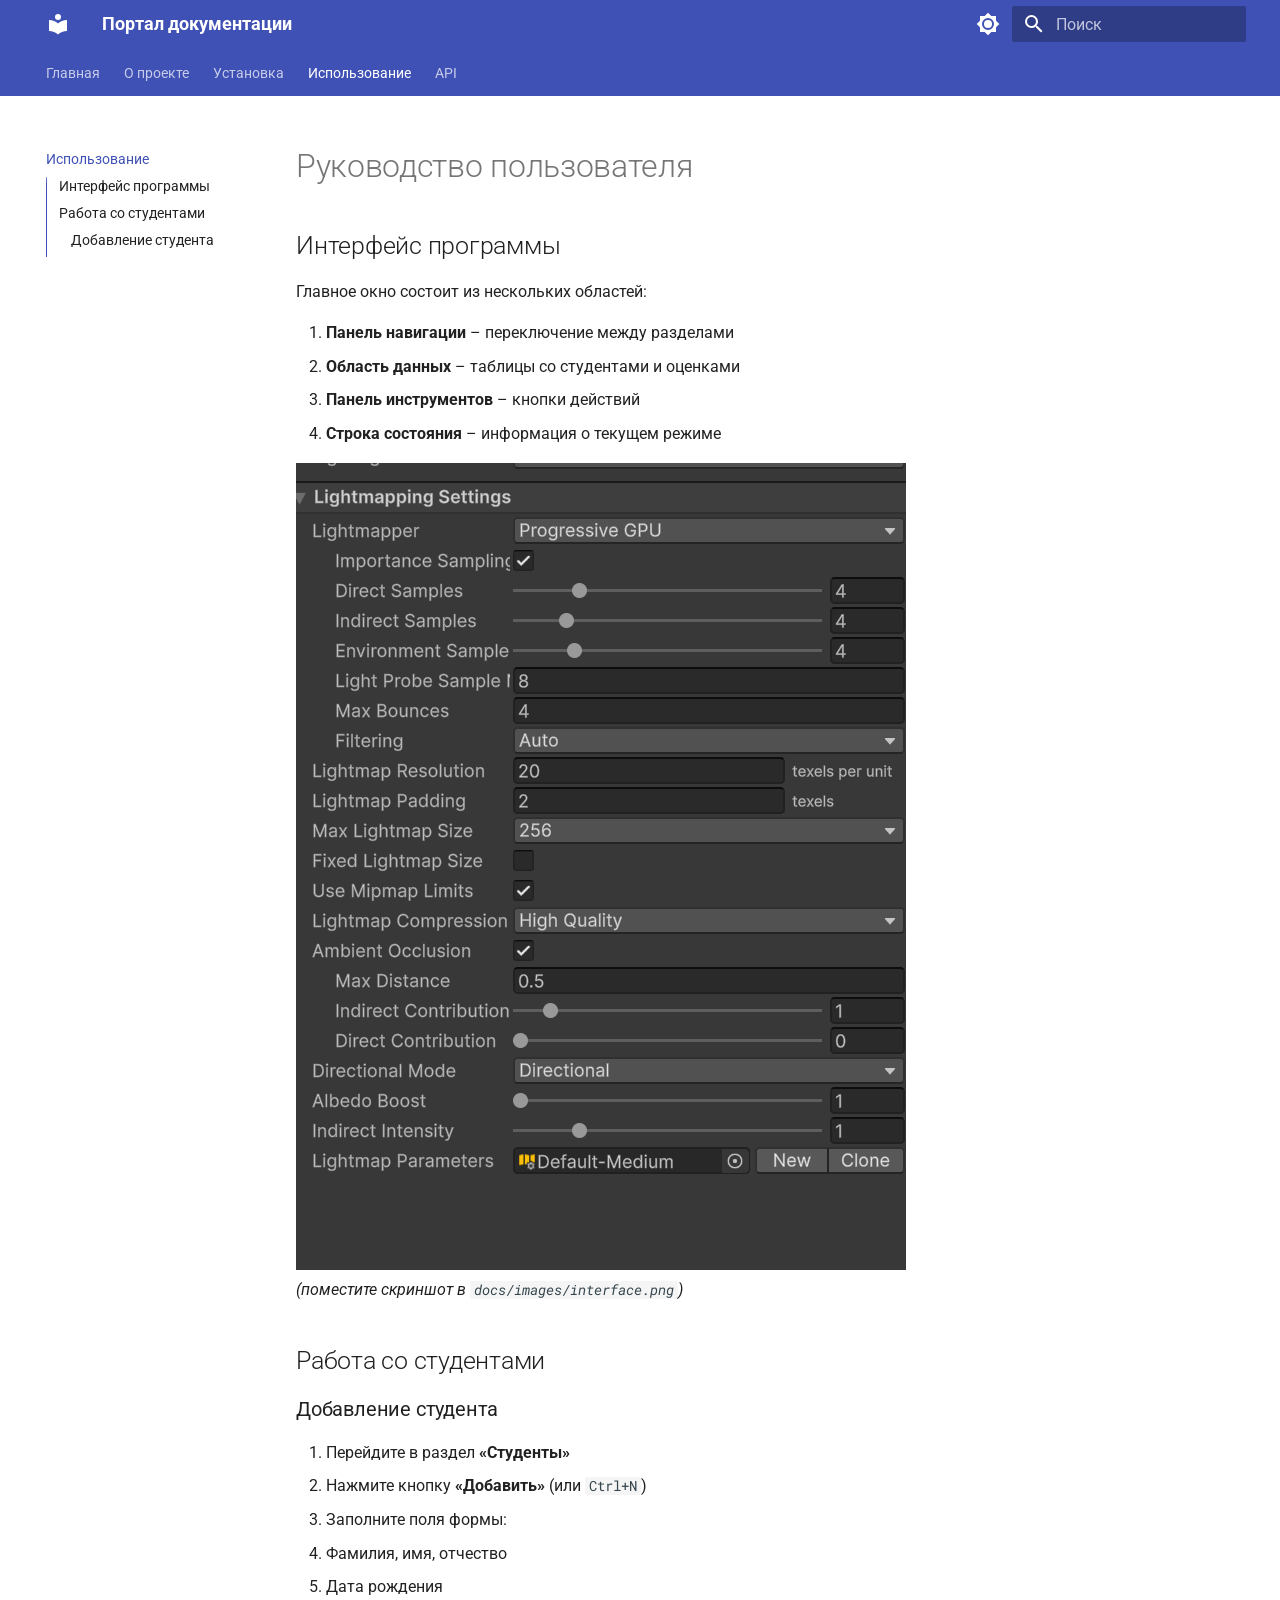
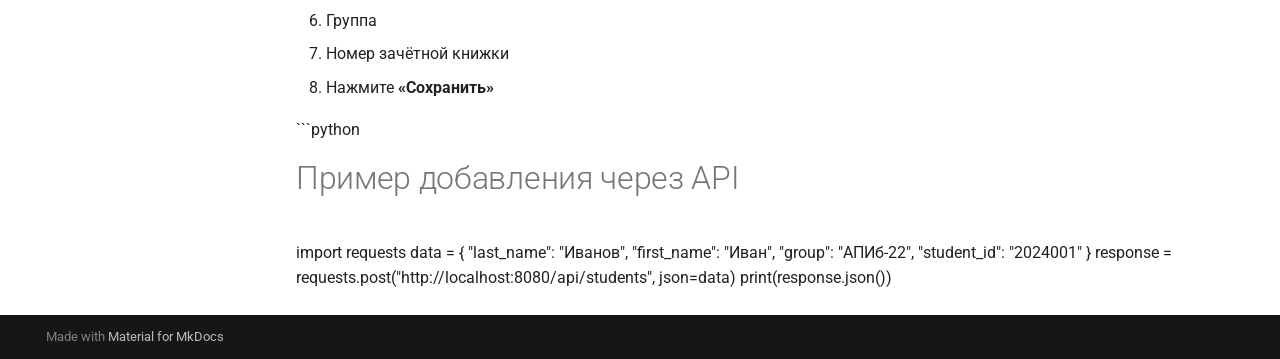
<file: usage/index.html>
<!doctype html>
<html lang="ru" class="no-js">
  <head>
    
      <meta charset="utf-8">
      <meta name="viewport" content="width=device-width,initial-scale=1">
      
        <meta name="description" content="Полная документация по проекту "Учёт успеваемости студентов"">
      
      
        <meta name="author" content="Ваше имя">
      
      
        <link rel="canonical" href="https://kerelek.github.io/docs-portal/usage/">
      
      
        <link rel="prev" href="../installation/">
      
      
        <link rel="next" href="../api/">
      
      
        
      
      
      <link rel="icon" href="../assets/images/favicon.png">
      <meta name="generator" content="mkdocs-1.6.1, mkdocs-material-9.7.6">
    
    
      
        <title>Использование - Портал документации</title>
      
    
    
      <link rel="stylesheet" href="../assets/stylesheets/main.484c7ddc.min.css">
      
        
        <link rel="stylesheet" href="../assets/stylesheets/palette.ab4e12ef.min.css">
      
      


    
    
      
    
    
      
        
        
        <link rel="preconnect" href="https://fonts.gstatic.com" crossorigin>
        <link rel="stylesheet" href="https://fonts.googleapis.com/css?family=Roboto:300,300i,400,400i,700,700i%7CRoboto+Mono:400,400i,700,700i&display=fallback">
        <style>:root{--md-text-font:"Roboto";--md-code-font:"Roboto Mono"}</style>
      
    
    
    <script>__md_scope=new URL("..",location),__md_hash=e=>[...e].reduce(((e,_)=>(e<<5)-e+_.charCodeAt(0)),0),__md_get=(e,_=localStorage,t=__md_scope)=>JSON.parse(_.getItem(t.pathname+"."+e)),__md_set=(e,_,t=localStorage,a=__md_scope)=>{try{t.setItem(a.pathname+"."+e,JSON.stringify(_))}catch(e){}}</script>
    
      

    
    
  </head>
  
  
    
    
      
    
    
    
    
    <body dir="ltr" data-md-color-scheme="default" data-md-color-primary="indigo" data-md-color-accent="indigo">
  
    
    <input class="md-toggle" data-md-toggle="drawer" type="checkbox" id="__drawer" autocomplete="off">
    <input class="md-toggle" data-md-toggle="search" type="checkbox" id="__search" autocomplete="off">
    <label class="md-overlay" for="__drawer"></label>
    <div data-md-component="skip">
      
        
        <a href="#_1" class="md-skip">
          Перейти к содержанию
        </a>
      
    </div>
    <div data-md-component="announce">
      
    </div>
    
    
      

<header class="md-header" data-md-component="header">
  <nav class="md-header__inner md-grid" aria-label="Верхний колонтитул">
    <a href=".." title="Портал документации" class="md-header__button md-logo" aria-label="Портал документации" data-md-component="logo">
      
  
  <svg xmlns="http://www.w3.org/2000/svg" viewBox="0 0 24 24"><path d="M12 8a3 3 0 0 0 3-3 3 3 0 0 0-3-3 3 3 0 0 0-3 3 3 3 0 0 0 3 3m0 3.54C9.64 9.35 6.5 8 3 8v11c3.5 0 6.64 1.35 9 3.54 2.36-2.19 5.5-3.54 9-3.54V8c-3.5 0-6.64 1.35-9 3.54"/></svg>

    </a>
    <label class="md-header__button md-icon" for="__drawer">
      
      <svg xmlns="http://www.w3.org/2000/svg" viewBox="0 0 24 24"><path d="M3 6h18v2H3zm0 5h18v2H3zm0 5h18v2H3z"/></svg>
    </label>
    <div class="md-header__title" data-md-component="header-title">
      <div class="md-header__ellipsis">
        <div class="md-header__topic">
          <span class="md-ellipsis">
            Портал документации
          </span>
        </div>
        <div class="md-header__topic" data-md-component="header-topic">
          <span class="md-ellipsis">
            
              Использование
            
          </span>
        </div>
      </div>
    </div>
    
      
        <form class="md-header__option" data-md-component="palette">
  
    
    
    
    <input class="md-option" data-md-color-media="" data-md-color-scheme="default" data-md-color-primary="indigo" data-md-color-accent="indigo"  aria-label="Переключить на тёмную тему"  type="radio" name="__palette" id="__palette_0">
    
      <label class="md-header__button md-icon" title="Переключить на тёмную тему" for="__palette_1" hidden>
        <svg xmlns="http://www.w3.org/2000/svg" viewBox="0 0 24 24"><path d="M12 8a4 4 0 0 0-4 4 4 4 0 0 0 4 4 4 4 0 0 0 4-4 4 4 0 0 0-4-4m0 10a6 6 0 0 1-6-6 6 6 0 0 1 6-6 6 6 0 0 1 6 6 6 6 0 0 1-6 6m8-9.31V4h-4.69L12 .69 8.69 4H4v4.69L.69 12 4 15.31V20h4.69L12 23.31 15.31 20H20v-4.69L23.31 12z"/></svg>
      </label>
    
  
    
    
    
    <input class="md-option" data-md-color-media="" data-md-color-scheme="slate" data-md-color-primary="indigo" data-md-color-accent="indigo"  aria-label="Переключить на светлую тему"  type="radio" name="__palette" id="__palette_1">
    
      <label class="md-header__button md-icon" title="Переключить на светлую тему" for="__palette_0" hidden>
        <svg xmlns="http://www.w3.org/2000/svg" viewBox="0 0 24 24"><path d="M12 18c-.89 0-1.74-.2-2.5-.55C11.56 16.5 13 14.42 13 12s-1.44-4.5-3.5-5.45C10.26 6.2 11.11 6 12 6a6 6 0 0 1 6 6 6 6 0 0 1-6 6m8-9.31V4h-4.69L12 .69 8.69 4H4v4.69L.69 12 4 15.31V20h4.69L12 23.31 15.31 20H20v-4.69L23.31 12z"/></svg>
      </label>
    
  
</form>
      
    
    
      <script>var palette=__md_get("__palette");if(palette&&palette.color){if("(prefers-color-scheme)"===palette.color.media){var media=matchMedia("(prefers-color-scheme: light)"),input=document.querySelector(media.matches?"[data-md-color-media='(prefers-color-scheme: light)']":"[data-md-color-media='(prefers-color-scheme: dark)']");palette.color.media=input.getAttribute("data-md-color-media"),palette.color.scheme=input.getAttribute("data-md-color-scheme"),palette.color.primary=input.getAttribute("data-md-color-primary"),palette.color.accent=input.getAttribute("data-md-color-accent")}for(var[key,value]of Object.entries(palette.color))document.body.setAttribute("data-md-color-"+key,value)}</script>
    
    
    
      
      
        <label class="md-header__button md-icon" for="__search">
          
          <svg xmlns="http://www.w3.org/2000/svg" viewBox="0 0 24 24"><path d="M9.5 3A6.5 6.5 0 0 1 16 9.5c0 1.61-.59 3.09-1.56 4.23l.27.27h.79l5 5-1.5 1.5-5-5v-.79l-.27-.27A6.52 6.52 0 0 1 9.5 16 6.5 6.5 0 0 1 3 9.5 6.5 6.5 0 0 1 9.5 3m0 2C7 5 5 7 5 9.5S7 14 9.5 14 14 12 14 9.5 12 5 9.5 5"/></svg>
        </label>
        <div class="md-search" data-md-component="search" role="dialog">
  <label class="md-search__overlay" for="__search"></label>
  <div class="md-search__inner" role="search">
    <form class="md-search__form" name="search">
      <input type="text" class="md-search__input" name="query" aria-label="Поиск" placeholder="Поиск" autocapitalize="off" autocorrect="off" autocomplete="off" spellcheck="false" data-md-component="search-query" required>
      <label class="md-search__icon md-icon" for="__search">
        
        <svg xmlns="http://www.w3.org/2000/svg" viewBox="0 0 24 24"><path d="M9.5 3A6.5 6.5 0 0 1 16 9.5c0 1.61-.59 3.09-1.56 4.23l.27.27h.79l5 5-1.5 1.5-5-5v-.79l-.27-.27A6.52 6.52 0 0 1 9.5 16 6.5 6.5 0 0 1 3 9.5 6.5 6.5 0 0 1 9.5 3m0 2C7 5 5 7 5 9.5S7 14 9.5 14 14 12 14 9.5 12 5 9.5 5"/></svg>
        
        <svg xmlns="http://www.w3.org/2000/svg" viewBox="0 0 24 24"><path d="M20 11v2H8l5.5 5.5-1.42 1.42L4.16 12l7.92-7.92L13.5 5.5 8 11z"/></svg>
      </label>
      <nav class="md-search__options" aria-label="Поиск">
        
        <button type="reset" class="md-search__icon md-icon" title="Очистить" aria-label="Очистить" tabindex="-1">
          
          <svg xmlns="http://www.w3.org/2000/svg" viewBox="0 0 24 24"><path d="M19 6.41 17.59 5 12 10.59 6.41 5 5 6.41 10.59 12 5 17.59 6.41 19 12 13.41 17.59 19 19 17.59 13.41 12z"/></svg>
        </button>
      </nav>
      
        <div class="md-search__suggest" data-md-component="search-suggest"></div>
      
    </form>
    <div class="md-search__output">
      <div class="md-search__scrollwrap" tabindex="0" data-md-scrollfix>
        <div class="md-search-result" data-md-component="search-result">
          <div class="md-search-result__meta">
            Инициализация поиска
          </div>
          <ol class="md-search-result__list" role="presentation"></ol>
        </div>
      </div>
    </div>
  </div>
</div>
      
    
    
  </nav>
  
</header>
    
    <div class="md-container" data-md-component="container">
      
      
        
          
            
<nav class="md-tabs" aria-label="Вкладки" data-md-component="tabs">
  <div class="md-grid">
    <ul class="md-tabs__list">
      
        
  
  
  
  
    <li class="md-tabs__item">
      <a href=".." class="md-tabs__link">
        
  
  
    
  
  Главная

      </a>
    </li>
  

      
        
  
  
  
  
    <li class="md-tabs__item">
      <a href="../about/" class="md-tabs__link">
        
  
  
    
  
  О проекте

      </a>
    </li>
  

      
        
  
  
  
  
    <li class="md-tabs__item">
      <a href="../installation/" class="md-tabs__link">
        
  
  
    
  
  Установка

      </a>
    </li>
  

      
        
  
  
  
    
  
  
    <li class="md-tabs__item md-tabs__item--active">
      <a href="./" class="md-tabs__link">
        
  
  
    
  
  Использование

      </a>
    </li>
  

      
        
  
  
  
  
    <li class="md-tabs__item">
      <a href="../api/" class="md-tabs__link">
        
  
  
    
  
  API

      </a>
    </li>
  

      
    </ul>
  </div>
</nav>
          
        
      
      <main class="md-main" data-md-component="main">
        <div class="md-main__inner md-grid">
          
            
              
              <div class="md-sidebar md-sidebar--primary" data-md-component="sidebar" data-md-type="navigation" >
                <div class="md-sidebar__scrollwrap">
                  <div class="md-sidebar__inner">
                    


  


  

<nav class="md-nav md-nav--primary md-nav--lifted md-nav--integrated" aria-label="Навигация" data-md-level="0">
  <label class="md-nav__title" for="__drawer">
    <a href=".." title="Портал документации" class="md-nav__button md-logo" aria-label="Портал документации" data-md-component="logo">
      
  
  <svg xmlns="http://www.w3.org/2000/svg" viewBox="0 0 24 24"><path d="M12 8a3 3 0 0 0 3-3 3 3 0 0 0-3-3 3 3 0 0 0-3 3 3 3 0 0 0 3 3m0 3.54C9.64 9.35 6.5 8 3 8v11c3.5 0 6.64 1.35 9 3.54 2.36-2.19 5.5-3.54 9-3.54V8c-3.5 0-6.64 1.35-9 3.54"/></svg>

    </a>
    Портал документации
  </label>
  
  <ul class="md-nav__list" data-md-scrollfix>
    
      
      
  
  
  
  
    <li class="md-nav__item">
      <a href=".." class="md-nav__link">
        
  
  
  <span class="md-ellipsis">
    
  
    Главная
  

    
  </span>
  
  

      </a>
    </li>
  

    
      
      
  
  
  
  
    <li class="md-nav__item">
      <a href="../about/" class="md-nav__link">
        
  
  
  <span class="md-ellipsis">
    
  
    О проекте
  

    
  </span>
  
  

      </a>
    </li>
  

    
      
      
  
  
  
  
    <li class="md-nav__item">
      <a href="../installation/" class="md-nav__link">
        
  
  
  <span class="md-ellipsis">
    
  
    Установка
  

    
  </span>
  
  

      </a>
    </li>
  

    
      
      
  
  
    
  
  
  
    <li class="md-nav__item md-nav__item--active">
      
      <input class="md-nav__toggle md-toggle" type="checkbox" id="__toc">
      
      
        
      
      
        <label class="md-nav__link md-nav__link--active" for="__toc">
          
  
  
  <span class="md-ellipsis">
    
  
    Использование
  

    
  </span>
  
  

          <span class="md-nav__icon md-icon"></span>
        </label>
      
      <a href="./" class="md-nav__link md-nav__link--active">
        
  
  
  <span class="md-ellipsis">
    
  
    Использование
  

    
  </span>
  
  

      </a>
      
        

<nav class="md-nav md-nav--secondary" aria-label="Содержание">
  
  
  
    
  
  
    <label class="md-nav__title" for="__toc">
      <span class="md-nav__icon md-icon"></span>
      Содержание
    </label>
    <ul class="md-nav__list" data-md-component="toc" data-md-scrollfix>
      
        <li class="md-nav__item">
  <a href="#_2" class="md-nav__link">
    <span class="md-ellipsis">
      
        Интерфейс программы
      
    </span>
  </a>
  
</li>
      
        <li class="md-nav__item">
  <a href="#_3" class="md-nav__link">
    <span class="md-ellipsis">
      
        Работа со студентами
      
    </span>
  </a>
  
    <nav class="md-nav" aria-label="Работа со студентами">
      <ul class="md-nav__list">
        
          <li class="md-nav__item">
  <a href="#_4" class="md-nav__link">
    <span class="md-ellipsis">
      
        Добавление студента
      
    </span>
  </a>
  
</li>
        
      </ul>
    </nav>
  
</li>
      
    </ul>
  
</nav>
      
    </li>
  

    
      
      
  
  
  
  
    <li class="md-nav__item">
      <a href="../api/" class="md-nav__link">
        
  
  
  <span class="md-ellipsis">
    
  
    API
  

    
  </span>
  
  

      </a>
    </li>
  

    
  </ul>
</nav>
                  </div>
                </div>
              </div>
            
            
          
          
            <div class="md-content" data-md-component="content">
              
              <article class="md-content__inner md-typeset">
                
                  



<h1 id="_1">Руководство пользователя<a class="headerlink" href="#_1" title="Permanent link">&para;</a></h1>
<h2 id="_2">Интерфейс программы<a class="headerlink" href="#_2" title="Permanent link">&para;</a></h2>
<p>Главное окно состоит из нескольких областей:</p>
<ol>
<li><strong>Панель навигации</strong> – переключение между разделами</li>
<li><strong>Область данных</strong> – таблицы со студентами и оценками</li>
<li><strong>Панель инструментов</strong> – кнопки действий</li>
<li><strong>Строка состояния</strong> – информация о текущем режиме</li>
</ol>
<p><img alt="Интерфейс программы" src="../images/interface.png" /><br />
<em>(поместите скриншот в <code>docs/images/interface.png</code>)</em></p>
<h2 id="_3">Работа со студентами<a class="headerlink" href="#_3" title="Permanent link">&para;</a></h2>
<h3 id="_4">Добавление студента<a class="headerlink" href="#_4" title="Permanent link">&para;</a></h3>
<ol>
<li>Перейдите в раздел <strong>«Студенты»</strong></li>
<li>Нажмите кнопку <strong>«Добавить»</strong> (или <code>Ctrl+N</code>)</li>
<li>Заполните поля формы:</li>
<li>Фамилия, имя, отчество</li>
<li>Дата рождения</li>
<li>Группа</li>
<li>Номер зачётной книжки</li>
<li>Нажмите <strong>«Сохранить»</strong></li>
</ol>
<p>```python</p>
<h1 id="api">Пример добавления через API<a class="headerlink" href="#api" title="Permanent link">&para;</a></h1>
<p>import requests
data = {
    "last_name": "Иванов",
    "first_name": "Иван",
    "group": "АПИб-22",
    "student_id": "2024001"
}
response = requests.post("http://localhost:8080/api/students", json=data)
print(response.json())</p>












                
              </article>
            </div>
          
          
<script>var target=document.getElementById(location.hash.slice(1));target&&target.name&&(target.checked=target.name.startsWith("__tabbed_"))</script>
        </div>
        
      </main>
      
        <footer class="md-footer">
  
  <div class="md-footer-meta md-typeset">
    <div class="md-footer-meta__inner md-grid">
      <div class="md-copyright">
  
  
    Made with
    <a href="https://squidfunk.github.io/mkdocs-material/" target="_blank" rel="noopener">
      Material for MkDocs
    </a>
  
</div>
      
    </div>
  </div>
</footer>
      
    </div>
    <div class="md-dialog" data-md-component="dialog">
      <div class="md-dialog__inner md-typeset"></div>
    </div>
    
    
    
      
      
      <script id="__config" type="application/json">{"annotate": null, "base": "..", "features": ["navigation.tabs", "navigation.sections", "toc.integrate", "search.suggest", "search.highlight"], "search": "../assets/javascripts/workers/search.2c215733.min.js", "tags": null, "translations": {"clipboard.copied": "\u0421\u043a\u043e\u043f\u0438\u0440\u043e\u0432\u0430\u043d\u043e \u0432 \u0431\u0443\u0444\u0435\u0440", "clipboard.copy": "\u041a\u043e\u043f\u0438\u0440\u043e\u0432\u0430\u0442\u044c \u0432 \u0431\u0443\u0444\u0435\u0440", "search.result.more.one": "\u0415\u0449\u0451 1 \u043d\u0430 \u044d\u0442\u043e\u0439 \u0441\u0442\u0440\u0430\u043d\u0438\u0446\u0435", "search.result.more.other": "\u0415\u0449\u0451 # \u043d\u0430 \u044d\u0442\u043e\u0439 \u0441\u0442\u0440\u0430\u043d\u0438\u0446\u0435", "search.result.none": "\u0421\u043e\u0432\u043f\u0430\u0434\u0435\u043d\u0438\u0439 \u043d\u0435 \u043d\u0430\u0439\u0434\u0435\u043d\u043e", "search.result.one": "\u041d\u0430\u0439\u0434\u0435\u043d\u043e 1 \u0441\u043e\u0432\u043f\u0430\u0434\u0435\u043d\u0438\u0435", "search.result.other": "\u041d\u0430\u0439\u0434\u0435\u043d\u043e \u0441\u043e\u0432\u043f\u0430\u0434\u0435\u043d\u0438\u0439: #", "search.result.placeholder": "\u041d\u0430\u0447\u043d\u0438\u0442\u0435 \u043f\u0435\u0447\u0430\u0442\u0430\u0442\u044c \u0434\u043b\u044f \u043f\u043e\u0438\u0441\u043a\u0430", "search.result.term.missing": "\u041e\u0442\u0441\u0443\u0442\u0441\u0442\u0432\u0443\u0435\u0442", "select.version": "\u0412\u044b\u0431\u0435\u0440\u0438\u0442\u0435 \u0432\u0435\u0440\u0441\u0438\u044e"}, "version": null}</script>
    
    
      <script src="../assets/javascripts/bundle.79ae519e.min.js"></script>
      
    
  </body>
</html>
</file>
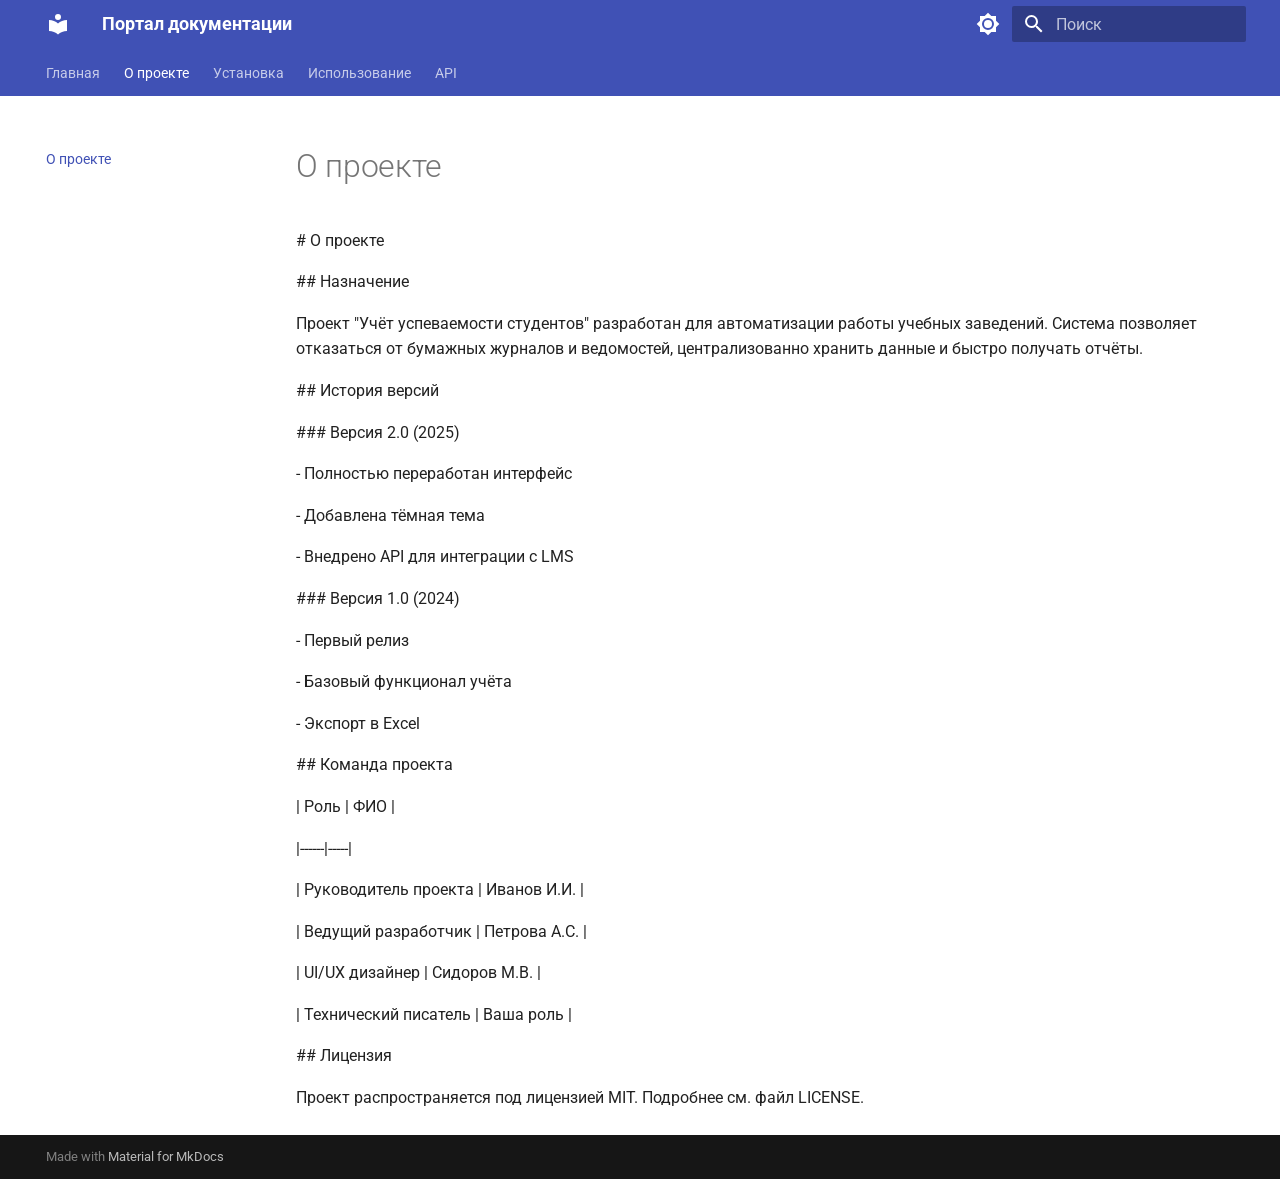
<file: site/about/index.html>
<!doctype html>
<html lang="ru" class="no-js">
  <head>
    
      <meta charset="utf-8">
      <meta name="viewport" content="width=device-width,initial-scale=1">
      
        <meta name="description" content="Полная документация по проекту "Учёт успеваемости студентов"">
      
      
        <meta name="author" content="Ваше имя">
      
      
        <link rel="canonical" href="https://ваш-логин.github.io/docs-portal/about/">
      
      
        <link rel="prev" href="..">
      
      
        <link rel="next" href="../installation/">
      
      
        
      
      
      <link rel="icon" href="../assets/images/favicon.png">
      <meta name="generator" content="mkdocs-1.6.1, mkdocs-material-9.7.6">
    
    
      
        <title>О проекте - Портал документации</title>
      
    
    
      <link rel="stylesheet" href="../assets/stylesheets/main.484c7ddc.min.css">
      
        
        <link rel="stylesheet" href="../assets/stylesheets/palette.ab4e12ef.min.css">
      
      


    
    
      
    
    
      
        
        
        <link rel="preconnect" href="https://fonts.gstatic.com" crossorigin>
        <link rel="stylesheet" href="https://fonts.googleapis.com/css?family=Roboto:300,300i,400,400i,700,700i%7CRoboto+Mono:400,400i,700,700i&display=fallback">
        <style>:root{--md-text-font:"Roboto";--md-code-font:"Roboto Mono"}</style>
      
    
    
    <script>__md_scope=new URL("..",location),__md_hash=e=>[...e].reduce(((e,_)=>(e<<5)-e+_.charCodeAt(0)),0),__md_get=(e,_=localStorage,t=__md_scope)=>JSON.parse(_.getItem(t.pathname+"."+e)),__md_set=(e,_,t=localStorage,a=__md_scope)=>{try{t.setItem(a.pathname+"."+e,JSON.stringify(_))}catch(e){}}</script>
    
      

    
    
  </head>
  
  
    
    
      
    
    
    
    
    <body dir="ltr" data-md-color-scheme="default" data-md-color-primary="indigo" data-md-color-accent="indigo">
  
    
    <input class="md-toggle" data-md-toggle="drawer" type="checkbox" id="__drawer" autocomplete="off">
    <input class="md-toggle" data-md-toggle="search" type="checkbox" id="__search" autocomplete="off">
    <label class="md-overlay" for="__drawer"></label>
    <div data-md-component="skip">
      
    </div>
    <div data-md-component="announce">
      
    </div>
    
    
      

<header class="md-header" data-md-component="header">
  <nav class="md-header__inner md-grid" aria-label="Верхний колонтитул">
    <a href=".." title="Портал документации" class="md-header__button md-logo" aria-label="Портал документации" data-md-component="logo">
      
  
  <svg xmlns="http://www.w3.org/2000/svg" viewBox="0 0 24 24"><path d="M12 8a3 3 0 0 0 3-3 3 3 0 0 0-3-3 3 3 0 0 0-3 3 3 3 0 0 0 3 3m0 3.54C9.64 9.35 6.5 8 3 8v11c3.5 0 6.64 1.35 9 3.54 2.36-2.19 5.5-3.54 9-3.54V8c-3.5 0-6.64 1.35-9 3.54"/></svg>

    </a>
    <label class="md-header__button md-icon" for="__drawer">
      
      <svg xmlns="http://www.w3.org/2000/svg" viewBox="0 0 24 24"><path d="M3 6h18v2H3zm0 5h18v2H3zm0 5h18v2H3z"/></svg>
    </label>
    <div class="md-header__title" data-md-component="header-title">
      <div class="md-header__ellipsis">
        <div class="md-header__topic">
          <span class="md-ellipsis">
            Портал документации
          </span>
        </div>
        <div class="md-header__topic" data-md-component="header-topic">
          <span class="md-ellipsis">
            
              О проекте
            
          </span>
        </div>
      </div>
    </div>
    
      
        <form class="md-header__option" data-md-component="palette">
  
    
    
    
    <input class="md-option" data-md-color-media="" data-md-color-scheme="default" data-md-color-primary="indigo" data-md-color-accent="indigo"  aria-label="Переключить на тёмную тему"  type="radio" name="__palette" id="__palette_0">
    
      <label class="md-header__button md-icon" title="Переключить на тёмную тему" for="__palette_1" hidden>
        <svg xmlns="http://www.w3.org/2000/svg" viewBox="0 0 24 24"><path d="M12 8a4 4 0 0 0-4 4 4 4 0 0 0 4 4 4 4 0 0 0 4-4 4 4 0 0 0-4-4m0 10a6 6 0 0 1-6-6 6 6 0 0 1 6-6 6 6 0 0 1 6 6 6 6 0 0 1-6 6m8-9.31V4h-4.69L12 .69 8.69 4H4v4.69L.69 12 4 15.31V20h4.69L12 23.31 15.31 20H20v-4.69L23.31 12z"/></svg>
      </label>
    
  
    
    
    
    <input class="md-option" data-md-color-media="" data-md-color-scheme="slate" data-md-color-primary="indigo" data-md-color-accent="indigo"  aria-label="Переключить на светлую тему"  type="radio" name="__palette" id="__palette_1">
    
      <label class="md-header__button md-icon" title="Переключить на светлую тему" for="__palette_0" hidden>
        <svg xmlns="http://www.w3.org/2000/svg" viewBox="0 0 24 24"><path d="M12 18c-.89 0-1.74-.2-2.5-.55C11.56 16.5 13 14.42 13 12s-1.44-4.5-3.5-5.45C10.26 6.2 11.11 6 12 6a6 6 0 0 1 6 6 6 6 0 0 1-6 6m8-9.31V4h-4.69L12 .69 8.69 4H4v4.69L.69 12 4 15.31V20h4.69L12 23.31 15.31 20H20v-4.69L23.31 12z"/></svg>
      </label>
    
  
</form>
      
    
    
      <script>var palette=__md_get("__palette");if(palette&&palette.color){if("(prefers-color-scheme)"===palette.color.media){var media=matchMedia("(prefers-color-scheme: light)"),input=document.querySelector(media.matches?"[data-md-color-media='(prefers-color-scheme: light)']":"[data-md-color-media='(prefers-color-scheme: dark)']");palette.color.media=input.getAttribute("data-md-color-media"),palette.color.scheme=input.getAttribute("data-md-color-scheme"),palette.color.primary=input.getAttribute("data-md-color-primary"),palette.color.accent=input.getAttribute("data-md-color-accent")}for(var[key,value]of Object.entries(palette.color))document.body.setAttribute("data-md-color-"+key,value)}</script>
    
    
    
      
      
        <label class="md-header__button md-icon" for="__search">
          
          <svg xmlns="http://www.w3.org/2000/svg" viewBox="0 0 24 24"><path d="M9.5 3A6.5 6.5 0 0 1 16 9.5c0 1.61-.59 3.09-1.56 4.23l.27.27h.79l5 5-1.5 1.5-5-5v-.79l-.27-.27A6.52 6.52 0 0 1 9.5 16 6.5 6.5 0 0 1 3 9.5 6.5 6.5 0 0 1 9.5 3m0 2C7 5 5 7 5 9.5S7 14 9.5 14 14 12 14 9.5 12 5 9.5 5"/></svg>
        </label>
        <div class="md-search" data-md-component="search" role="dialog">
  <label class="md-search__overlay" for="__search"></label>
  <div class="md-search__inner" role="search">
    <form class="md-search__form" name="search">
      <input type="text" class="md-search__input" name="query" aria-label="Поиск" placeholder="Поиск" autocapitalize="off" autocorrect="off" autocomplete="off" spellcheck="false" data-md-component="search-query" required>
      <label class="md-search__icon md-icon" for="__search">
        
        <svg xmlns="http://www.w3.org/2000/svg" viewBox="0 0 24 24"><path d="M9.5 3A6.5 6.5 0 0 1 16 9.5c0 1.61-.59 3.09-1.56 4.23l.27.27h.79l5 5-1.5 1.5-5-5v-.79l-.27-.27A6.52 6.52 0 0 1 9.5 16 6.5 6.5 0 0 1 3 9.5 6.5 6.5 0 0 1 9.5 3m0 2C7 5 5 7 5 9.5S7 14 9.5 14 14 12 14 9.5 12 5 9.5 5"/></svg>
        
        <svg xmlns="http://www.w3.org/2000/svg" viewBox="0 0 24 24"><path d="M20 11v2H8l5.5 5.5-1.42 1.42L4.16 12l7.92-7.92L13.5 5.5 8 11z"/></svg>
      </label>
      <nav class="md-search__options" aria-label="Поиск">
        
        <button type="reset" class="md-search__icon md-icon" title="Очистить" aria-label="Очистить" tabindex="-1">
          
          <svg xmlns="http://www.w3.org/2000/svg" viewBox="0 0 24 24"><path d="M19 6.41 17.59 5 12 10.59 6.41 5 5 6.41 10.59 12 5 17.59 6.41 19 12 13.41 17.59 19 19 17.59 13.41 12z"/></svg>
        </button>
      </nav>
      
        <div class="md-search__suggest" data-md-component="search-suggest"></div>
      
    </form>
    <div class="md-search__output">
      <div class="md-search__scrollwrap" tabindex="0" data-md-scrollfix>
        <div class="md-search-result" data-md-component="search-result">
          <div class="md-search-result__meta">
            Инициализация поиска
          </div>
          <ol class="md-search-result__list" role="presentation"></ol>
        </div>
      </div>
    </div>
  </div>
</div>
      
    
    
  </nav>
  
</header>
    
    <div class="md-container" data-md-component="container">
      
      
        
          
            
<nav class="md-tabs" aria-label="Вкладки" data-md-component="tabs">
  <div class="md-grid">
    <ul class="md-tabs__list">
      
        
  
  
  
  
    <li class="md-tabs__item">
      <a href=".." class="md-tabs__link">
        
  
  
    
  
  Главная

      </a>
    </li>
  

      
        
  
  
  
    
  
  
    <li class="md-tabs__item md-tabs__item--active">
      <a href="./" class="md-tabs__link">
        
  
  
    
  
  О проекте

      </a>
    </li>
  

      
        
  
  
  
  
    <li class="md-tabs__item">
      <a href="../installation/" class="md-tabs__link">
        
  
  
    
  
  Установка

      </a>
    </li>
  

      
        
  
  
  
  
    <li class="md-tabs__item">
      <a href="../usage/" class="md-tabs__link">
        
  
  
    
  
  Использование

      </a>
    </li>
  

      
        
  
  
  
  
    <li class="md-tabs__item">
      <a href="../api/" class="md-tabs__link">
        
  
  
    
  
  API

      </a>
    </li>
  

      
    </ul>
  </div>
</nav>
          
        
      
      <main class="md-main" data-md-component="main">
        <div class="md-main__inner md-grid">
          
            
              
              <div class="md-sidebar md-sidebar--primary" data-md-component="sidebar" data-md-type="navigation" >
                <div class="md-sidebar__scrollwrap">
                  <div class="md-sidebar__inner">
                    


  


  

<nav class="md-nav md-nav--primary md-nav--lifted md-nav--integrated" aria-label="Навигация" data-md-level="0">
  <label class="md-nav__title" for="__drawer">
    <a href=".." title="Портал документации" class="md-nav__button md-logo" aria-label="Портал документации" data-md-component="logo">
      
  
  <svg xmlns="http://www.w3.org/2000/svg" viewBox="0 0 24 24"><path d="M12 8a3 3 0 0 0 3-3 3 3 0 0 0-3-3 3 3 0 0 0-3 3 3 3 0 0 0 3 3m0 3.54C9.64 9.35 6.5 8 3 8v11c3.5 0 6.64 1.35 9 3.54 2.36-2.19 5.5-3.54 9-3.54V8c-3.5 0-6.64 1.35-9 3.54"/></svg>

    </a>
    Портал документации
  </label>
  
  <ul class="md-nav__list" data-md-scrollfix>
    
      
      
  
  
  
  
    <li class="md-nav__item">
      <a href=".." class="md-nav__link">
        
  
  
  <span class="md-ellipsis">
    
  
    Главная
  

    
  </span>
  
  

      </a>
    </li>
  

    
      
      
  
  
    
  
  
  
    <li class="md-nav__item md-nav__item--active">
      
      <input class="md-nav__toggle md-toggle" type="checkbox" id="__toc">
      
      
      
      <a href="./" class="md-nav__link md-nav__link--active">
        
  
  
  <span class="md-ellipsis">
    
  
    О проекте
  

    
  </span>
  
  

      </a>
      
    </li>
  

    
      
      
  
  
  
  
    <li class="md-nav__item">
      <a href="../installation/" class="md-nav__link">
        
  
  
  <span class="md-ellipsis">
    
  
    Установка
  

    
  </span>
  
  

      </a>
    </li>
  

    
      
      
  
  
  
  
    <li class="md-nav__item">
      <a href="../usage/" class="md-nav__link">
        
  
  
  <span class="md-ellipsis">
    
  
    Использование
  

    
  </span>
  
  

      </a>
    </li>
  

    
      
      
  
  
  
  
    <li class="md-nav__item">
      <a href="../api/" class="md-nav__link">
        
  
  
  <span class="md-ellipsis">
    
  
    API
  

    
  </span>
  
  

      </a>
    </li>
  

    
  </ul>
</nav>
                  </div>
                </div>
              </div>
            
            
          
          
            <div class="md-content" data-md-component="content">
              
              <article class="md-content__inner md-typeset">
                
                  



  <h1>О проекте</h1>

<p># О проекте</p>
<p>## Назначение</p>
<p>Проект "Учёт успеваемости студентов" разработан для автоматизации работы учебных заведений. Система позволяет отказаться от бумажных журналов и ведомостей, централизованно хранить данные и быстро получать отчёты.</p>
<p>## История версий</p>
<p>### Версия 2.0 (2025)</p>
<p>- Полностью переработан интерфейс</p>
<p>- Добавлена тёмная тема</p>
<p>- Внедрено API для интеграции с LMS</p>
<p>### Версия 1.0 (2024)</p>
<p>- Первый релиз</p>
<p>- Базовый функционал учёта</p>
<p>- Экспорт в Excel</p>
<p>## Команда проекта</p>
<p>| Роль | ФИО |</p>
<p>|------|-----|</p>
<p>| Руководитель проекта | Иванов И.И. |</p>
<p>| Ведущий разработчик | Петрова А.С. |</p>
<p>| UI/UX дизайнер | Сидоров М.В. |</p>
<p>| Технический писатель | Ваша роль |</p>
<p>## Лицензия</p>
<p>Проект распространяется под лицензией MIT. Подробнее см. файл LICENSE.</p>












                
              </article>
            </div>
          
          
<script>var target=document.getElementById(location.hash.slice(1));target&&target.name&&(target.checked=target.name.startsWith("__tabbed_"))</script>
        </div>
        
      </main>
      
        <footer class="md-footer">
  
  <div class="md-footer-meta md-typeset">
    <div class="md-footer-meta__inner md-grid">
      <div class="md-copyright">
  
  
    Made with
    <a href="https://squidfunk.github.io/mkdocs-material/" target="_blank" rel="noopener">
      Material for MkDocs
    </a>
  
</div>
      
    </div>
  </div>
</footer>
      
    </div>
    <div class="md-dialog" data-md-component="dialog">
      <div class="md-dialog__inner md-typeset"></div>
    </div>
    
    
    
      
      
      <script id="__config" type="application/json">{"annotate": null, "base": "..", "features": ["navigation.tabs", "navigation.sections", "toc.integrate", "search.suggest", "search.highlight"], "search": "../assets/javascripts/workers/search.2c215733.min.js", "tags": null, "translations": {"clipboard.copied": "\u0421\u043a\u043e\u043f\u0438\u0440\u043e\u0432\u0430\u043d\u043e \u0432 \u0431\u0443\u0444\u0435\u0440", "clipboard.copy": "\u041a\u043e\u043f\u0438\u0440\u043e\u0432\u0430\u0442\u044c \u0432 \u0431\u0443\u0444\u0435\u0440", "search.result.more.one": "\u0415\u0449\u0451 1 \u043d\u0430 \u044d\u0442\u043e\u0439 \u0441\u0442\u0440\u0430\u043d\u0438\u0446\u0435", "search.result.more.other": "\u0415\u0449\u0451 # \u043d\u0430 \u044d\u0442\u043e\u0439 \u0441\u0442\u0440\u0430\u043d\u0438\u0446\u0435", "search.result.none": "\u0421\u043e\u0432\u043f\u0430\u0434\u0435\u043d\u0438\u0439 \u043d\u0435 \u043d\u0430\u0439\u0434\u0435\u043d\u043e", "search.result.one": "\u041d\u0430\u0439\u0434\u0435\u043d\u043e 1 \u0441\u043e\u0432\u043f\u0430\u0434\u0435\u043d\u0438\u0435", "search.result.other": "\u041d\u0430\u0439\u0434\u0435\u043d\u043e \u0441\u043e\u0432\u043f\u0430\u0434\u0435\u043d\u0438\u0439: #", "search.result.placeholder": "\u041d\u0430\u0447\u043d\u0438\u0442\u0435 \u043f\u0435\u0447\u0430\u0442\u0430\u0442\u044c \u0434\u043b\u044f \u043f\u043e\u0438\u0441\u043a\u0430", "search.result.term.missing": "\u041e\u0442\u0441\u0443\u0442\u0441\u0442\u0432\u0443\u0435\u0442", "select.version": "\u0412\u044b\u0431\u0435\u0440\u0438\u0442\u0435 \u0432\u0435\u0440\u0441\u0438\u044e"}, "version": null}</script>
    
    
      <script src="../assets/javascripts/bundle.79ae519e.min.js"></script>
      
    
  </body>
</html>
</file>
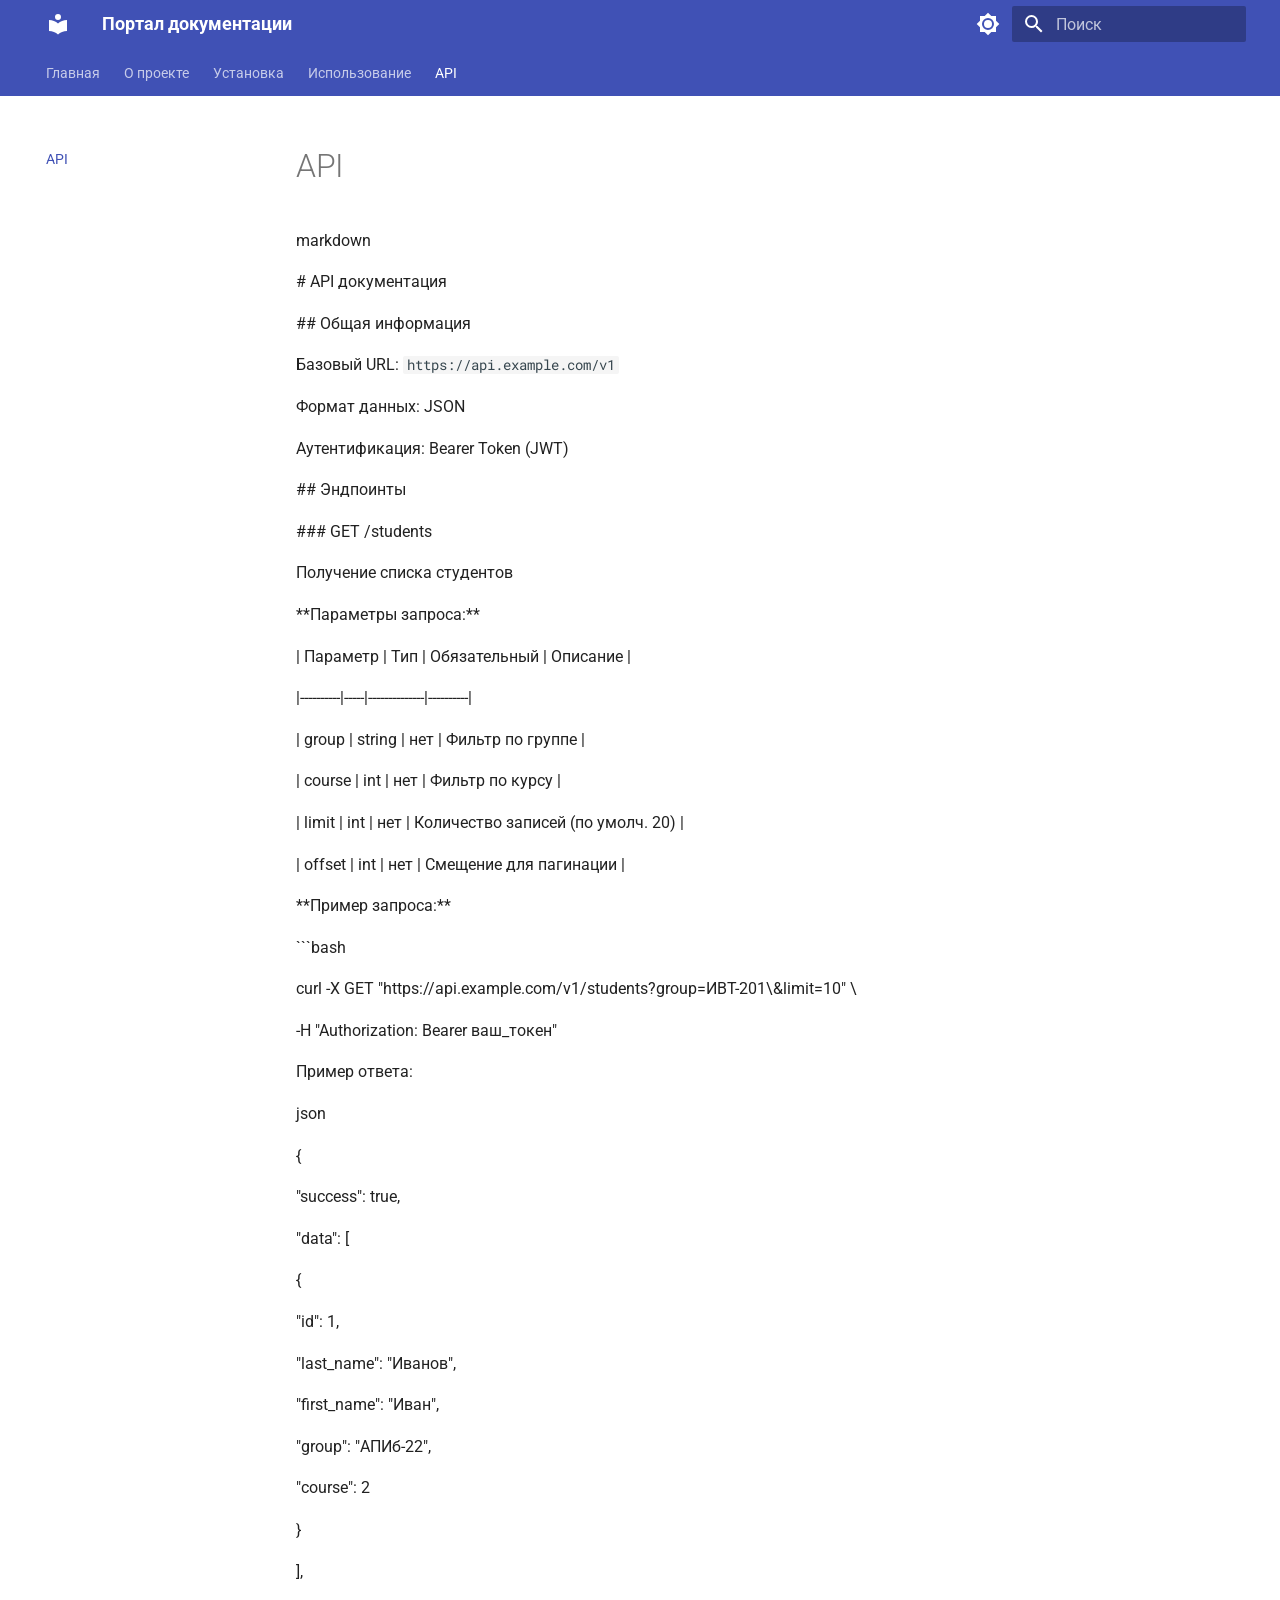
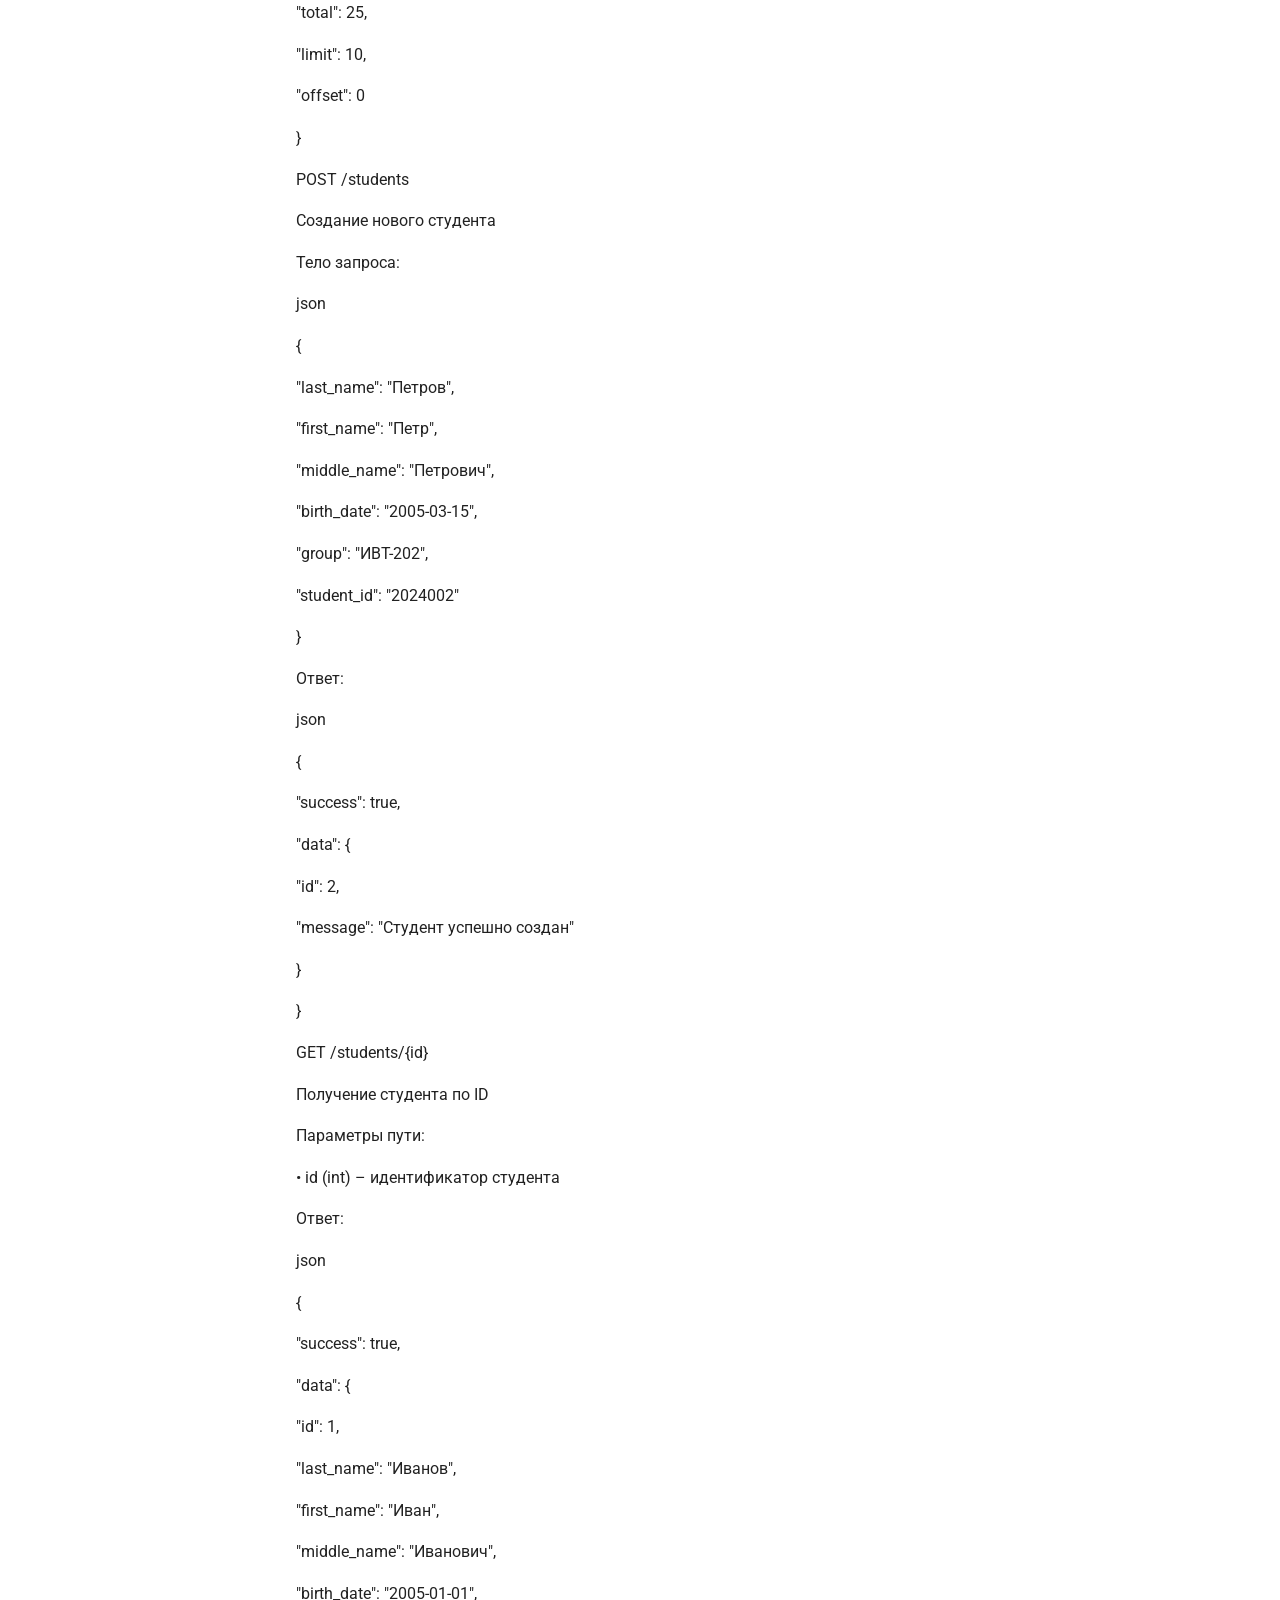
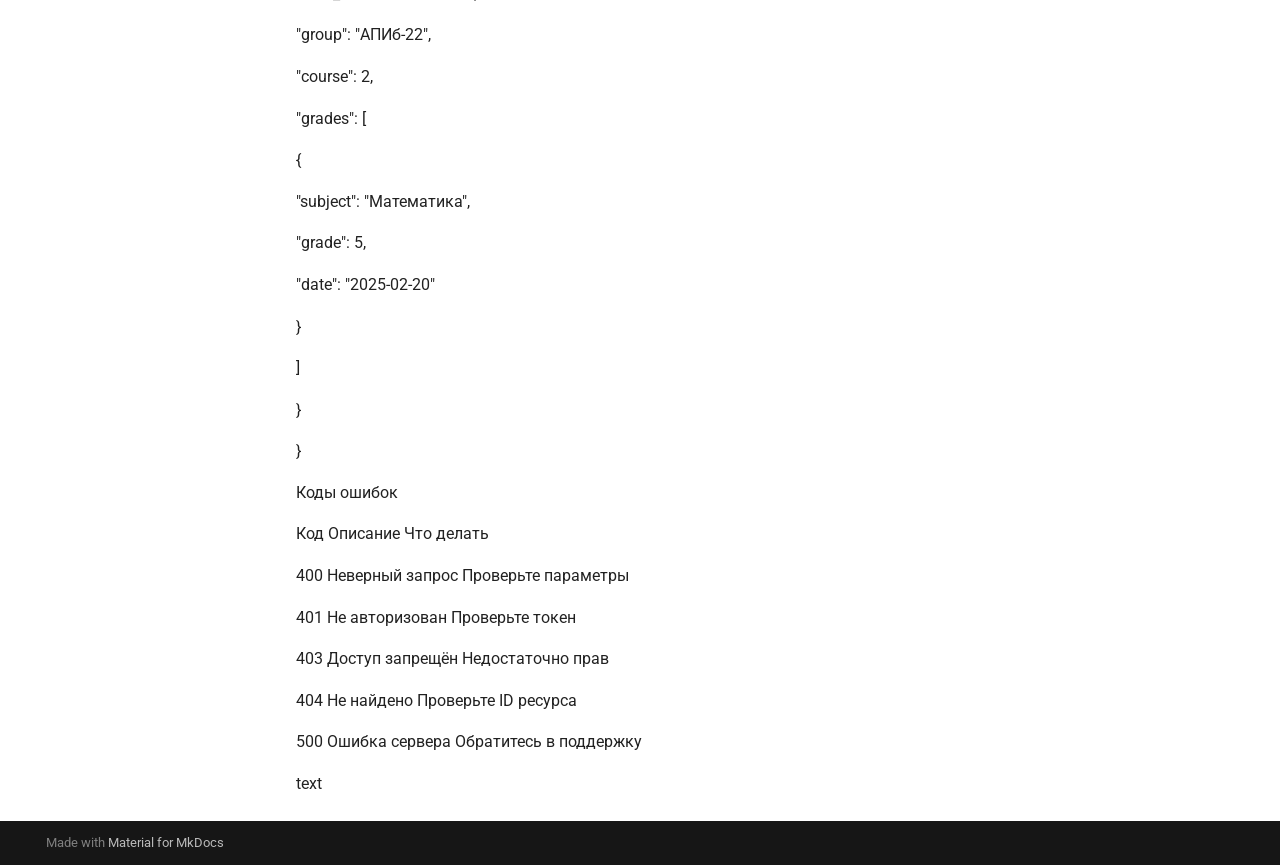
<file: site/api/index.html>
<!doctype html>
<html lang="ru" class="no-js">
  <head>
    
      <meta charset="utf-8">
      <meta name="viewport" content="width=device-width,initial-scale=1">
      
        <meta name="description" content="Полная документация по проекту "Учёт успеваемости студентов"">
      
      
        <meta name="author" content="Ваше имя">
      
      
        <link rel="canonical" href="https://ваш-логин.github.io/docs-portal/api/">
      
      
        <link rel="prev" href="../usage/">
      
      
      
        
      
      
      <link rel="icon" href="../assets/images/favicon.png">
      <meta name="generator" content="mkdocs-1.6.1, mkdocs-material-9.7.6">
    
    
      
        <title>API - Портал документации</title>
      
    
    
      <link rel="stylesheet" href="../assets/stylesheets/main.484c7ddc.min.css">
      
        
        <link rel="stylesheet" href="../assets/stylesheets/palette.ab4e12ef.min.css">
      
      


    
    
      
    
    
      
        
        
        <link rel="preconnect" href="https://fonts.gstatic.com" crossorigin>
        <link rel="stylesheet" href="https://fonts.googleapis.com/css?family=Roboto:300,300i,400,400i,700,700i%7CRoboto+Mono:400,400i,700,700i&display=fallback">
        <style>:root{--md-text-font:"Roboto";--md-code-font:"Roboto Mono"}</style>
      
    
    
    <script>__md_scope=new URL("..",location),__md_hash=e=>[...e].reduce(((e,_)=>(e<<5)-e+_.charCodeAt(0)),0),__md_get=(e,_=localStorage,t=__md_scope)=>JSON.parse(_.getItem(t.pathname+"."+e)),__md_set=(e,_,t=localStorage,a=__md_scope)=>{try{t.setItem(a.pathname+"."+e,JSON.stringify(_))}catch(e){}}</script>
    
      

    
    
  </head>
  
  
    
    
      
    
    
    
    
    <body dir="ltr" data-md-color-scheme="default" data-md-color-primary="indigo" data-md-color-accent="indigo">
  
    
    <input class="md-toggle" data-md-toggle="drawer" type="checkbox" id="__drawer" autocomplete="off">
    <input class="md-toggle" data-md-toggle="search" type="checkbox" id="__search" autocomplete="off">
    <label class="md-overlay" for="__drawer"></label>
    <div data-md-component="skip">
      
    </div>
    <div data-md-component="announce">
      
    </div>
    
    
      

<header class="md-header" data-md-component="header">
  <nav class="md-header__inner md-grid" aria-label="Верхний колонтитул">
    <a href=".." title="Портал документации" class="md-header__button md-logo" aria-label="Портал документации" data-md-component="logo">
      
  
  <svg xmlns="http://www.w3.org/2000/svg" viewBox="0 0 24 24"><path d="M12 8a3 3 0 0 0 3-3 3 3 0 0 0-3-3 3 3 0 0 0-3 3 3 3 0 0 0 3 3m0 3.54C9.64 9.35 6.5 8 3 8v11c3.5 0 6.64 1.35 9 3.54 2.36-2.19 5.5-3.54 9-3.54V8c-3.5 0-6.64 1.35-9 3.54"/></svg>

    </a>
    <label class="md-header__button md-icon" for="__drawer">
      
      <svg xmlns="http://www.w3.org/2000/svg" viewBox="0 0 24 24"><path d="M3 6h18v2H3zm0 5h18v2H3zm0 5h18v2H3z"/></svg>
    </label>
    <div class="md-header__title" data-md-component="header-title">
      <div class="md-header__ellipsis">
        <div class="md-header__topic">
          <span class="md-ellipsis">
            Портал документации
          </span>
        </div>
        <div class="md-header__topic" data-md-component="header-topic">
          <span class="md-ellipsis">
            
              API
            
          </span>
        </div>
      </div>
    </div>
    
      
        <form class="md-header__option" data-md-component="palette">
  
    
    
    
    <input class="md-option" data-md-color-media="" data-md-color-scheme="default" data-md-color-primary="indigo" data-md-color-accent="indigo"  aria-label="Переключить на тёмную тему"  type="radio" name="__palette" id="__palette_0">
    
      <label class="md-header__button md-icon" title="Переключить на тёмную тему" for="__palette_1" hidden>
        <svg xmlns="http://www.w3.org/2000/svg" viewBox="0 0 24 24"><path d="M12 8a4 4 0 0 0-4 4 4 4 0 0 0 4 4 4 4 0 0 0 4-4 4 4 0 0 0-4-4m0 10a6 6 0 0 1-6-6 6 6 0 0 1 6-6 6 6 0 0 1 6 6 6 6 0 0 1-6 6m8-9.31V4h-4.69L12 .69 8.69 4H4v4.69L.69 12 4 15.31V20h4.69L12 23.31 15.31 20H20v-4.69L23.31 12z"/></svg>
      </label>
    
  
    
    
    
    <input class="md-option" data-md-color-media="" data-md-color-scheme="slate" data-md-color-primary="indigo" data-md-color-accent="indigo"  aria-label="Переключить на светлую тему"  type="radio" name="__palette" id="__palette_1">
    
      <label class="md-header__button md-icon" title="Переключить на светлую тему" for="__palette_0" hidden>
        <svg xmlns="http://www.w3.org/2000/svg" viewBox="0 0 24 24"><path d="M12 18c-.89 0-1.74-.2-2.5-.55C11.56 16.5 13 14.42 13 12s-1.44-4.5-3.5-5.45C10.26 6.2 11.11 6 12 6a6 6 0 0 1 6 6 6 6 0 0 1-6 6m8-9.31V4h-4.69L12 .69 8.69 4H4v4.69L.69 12 4 15.31V20h4.69L12 23.31 15.31 20H20v-4.69L23.31 12z"/></svg>
      </label>
    
  
</form>
      
    
    
      <script>var palette=__md_get("__palette");if(palette&&palette.color){if("(prefers-color-scheme)"===palette.color.media){var media=matchMedia("(prefers-color-scheme: light)"),input=document.querySelector(media.matches?"[data-md-color-media='(prefers-color-scheme: light)']":"[data-md-color-media='(prefers-color-scheme: dark)']");palette.color.media=input.getAttribute("data-md-color-media"),palette.color.scheme=input.getAttribute("data-md-color-scheme"),palette.color.primary=input.getAttribute("data-md-color-primary"),palette.color.accent=input.getAttribute("data-md-color-accent")}for(var[key,value]of Object.entries(palette.color))document.body.setAttribute("data-md-color-"+key,value)}</script>
    
    
    
      
      
        <label class="md-header__button md-icon" for="__search">
          
          <svg xmlns="http://www.w3.org/2000/svg" viewBox="0 0 24 24"><path d="M9.5 3A6.5 6.5 0 0 1 16 9.5c0 1.61-.59 3.09-1.56 4.23l.27.27h.79l5 5-1.5 1.5-5-5v-.79l-.27-.27A6.52 6.52 0 0 1 9.5 16 6.5 6.5 0 0 1 3 9.5 6.5 6.5 0 0 1 9.5 3m0 2C7 5 5 7 5 9.5S7 14 9.5 14 14 12 14 9.5 12 5 9.5 5"/></svg>
        </label>
        <div class="md-search" data-md-component="search" role="dialog">
  <label class="md-search__overlay" for="__search"></label>
  <div class="md-search__inner" role="search">
    <form class="md-search__form" name="search">
      <input type="text" class="md-search__input" name="query" aria-label="Поиск" placeholder="Поиск" autocapitalize="off" autocorrect="off" autocomplete="off" spellcheck="false" data-md-component="search-query" required>
      <label class="md-search__icon md-icon" for="__search">
        
        <svg xmlns="http://www.w3.org/2000/svg" viewBox="0 0 24 24"><path d="M9.5 3A6.5 6.5 0 0 1 16 9.5c0 1.61-.59 3.09-1.56 4.23l.27.27h.79l5 5-1.5 1.5-5-5v-.79l-.27-.27A6.52 6.52 0 0 1 9.5 16 6.5 6.5 0 0 1 3 9.5 6.5 6.5 0 0 1 9.5 3m0 2C7 5 5 7 5 9.5S7 14 9.5 14 14 12 14 9.5 12 5 9.5 5"/></svg>
        
        <svg xmlns="http://www.w3.org/2000/svg" viewBox="0 0 24 24"><path d="M20 11v2H8l5.5 5.5-1.42 1.42L4.16 12l7.92-7.92L13.5 5.5 8 11z"/></svg>
      </label>
      <nav class="md-search__options" aria-label="Поиск">
        
        <button type="reset" class="md-search__icon md-icon" title="Очистить" aria-label="Очистить" tabindex="-1">
          
          <svg xmlns="http://www.w3.org/2000/svg" viewBox="0 0 24 24"><path d="M19 6.41 17.59 5 12 10.59 6.41 5 5 6.41 10.59 12 5 17.59 6.41 19 12 13.41 17.59 19 19 17.59 13.41 12z"/></svg>
        </button>
      </nav>
      
        <div class="md-search__suggest" data-md-component="search-suggest"></div>
      
    </form>
    <div class="md-search__output">
      <div class="md-search__scrollwrap" tabindex="0" data-md-scrollfix>
        <div class="md-search-result" data-md-component="search-result">
          <div class="md-search-result__meta">
            Инициализация поиска
          </div>
          <ol class="md-search-result__list" role="presentation"></ol>
        </div>
      </div>
    </div>
  </div>
</div>
      
    
    
  </nav>
  
</header>
    
    <div class="md-container" data-md-component="container">
      
      
        
          
            
<nav class="md-tabs" aria-label="Вкладки" data-md-component="tabs">
  <div class="md-grid">
    <ul class="md-tabs__list">
      
        
  
  
  
  
    <li class="md-tabs__item">
      <a href=".." class="md-tabs__link">
        
  
  
    
  
  Главная

      </a>
    </li>
  

      
        
  
  
  
  
    <li class="md-tabs__item">
      <a href="../about/" class="md-tabs__link">
        
  
  
    
  
  О проекте

      </a>
    </li>
  

      
        
  
  
  
  
    <li class="md-tabs__item">
      <a href="../installation/" class="md-tabs__link">
        
  
  
    
  
  Установка

      </a>
    </li>
  

      
        
  
  
  
  
    <li class="md-tabs__item">
      <a href="../usage/" class="md-tabs__link">
        
  
  
    
  
  Использование

      </a>
    </li>
  

      
        
  
  
  
    
  
  
    <li class="md-tabs__item md-tabs__item--active">
      <a href="./" class="md-tabs__link">
        
  
  
    
  
  API

      </a>
    </li>
  

      
    </ul>
  </div>
</nav>
          
        
      
      <main class="md-main" data-md-component="main">
        <div class="md-main__inner md-grid">
          
            
              
              <div class="md-sidebar md-sidebar--primary" data-md-component="sidebar" data-md-type="navigation" >
                <div class="md-sidebar__scrollwrap">
                  <div class="md-sidebar__inner">
                    


  


  

<nav class="md-nav md-nav--primary md-nav--lifted md-nav--integrated" aria-label="Навигация" data-md-level="0">
  <label class="md-nav__title" for="__drawer">
    <a href=".." title="Портал документации" class="md-nav__button md-logo" aria-label="Портал документации" data-md-component="logo">
      
  
  <svg xmlns="http://www.w3.org/2000/svg" viewBox="0 0 24 24"><path d="M12 8a3 3 0 0 0 3-3 3 3 0 0 0-3-3 3 3 0 0 0-3 3 3 3 0 0 0 3 3m0 3.54C9.64 9.35 6.5 8 3 8v11c3.5 0 6.64 1.35 9 3.54 2.36-2.19 5.5-3.54 9-3.54V8c-3.5 0-6.64 1.35-9 3.54"/></svg>

    </a>
    Портал документации
  </label>
  
  <ul class="md-nav__list" data-md-scrollfix>
    
      
      
  
  
  
  
    <li class="md-nav__item">
      <a href=".." class="md-nav__link">
        
  
  
  <span class="md-ellipsis">
    
  
    Главная
  

    
  </span>
  
  

      </a>
    </li>
  

    
      
      
  
  
  
  
    <li class="md-nav__item">
      <a href="../about/" class="md-nav__link">
        
  
  
  <span class="md-ellipsis">
    
  
    О проекте
  

    
  </span>
  
  

      </a>
    </li>
  

    
      
      
  
  
  
  
    <li class="md-nav__item">
      <a href="../installation/" class="md-nav__link">
        
  
  
  <span class="md-ellipsis">
    
  
    Установка
  

    
  </span>
  
  

      </a>
    </li>
  

    
      
      
  
  
  
  
    <li class="md-nav__item">
      <a href="../usage/" class="md-nav__link">
        
  
  
  <span class="md-ellipsis">
    
  
    Использование
  

    
  </span>
  
  

      </a>
    </li>
  

    
      
      
  
  
    
  
  
  
    <li class="md-nav__item md-nav__item--active">
      
      <input class="md-nav__toggle md-toggle" type="checkbox" id="__toc">
      
      
      
      <a href="./" class="md-nav__link md-nav__link--active">
        
  
  
  <span class="md-ellipsis">
    
  
    API
  

    
  </span>
  
  

      </a>
      
    </li>
  

    
  </ul>
</nav>
                  </div>
                </div>
              </div>
            
            
          
          
            <div class="md-content" data-md-component="content">
              
              <article class="md-content__inner md-typeset">
                
                  



  <h1>API</h1>

<p>markdown</p>
<p># API документация</p>
<p>## Общая информация</p>
<p>Базовый URL: <code>https://api.example.com/v1</code></p>
<p>Формат данных: JSON</p>
<p>Аутентификация: Bearer Token (JWT)</p>
<p>## Эндпоинты</p>
<p>### GET /students</p>
<p>Получение списка студентов</p>
<p>**Параметры запроса:**</p>
<p>| Параметр | Тип | Обязательный | Описание |</p>
<p>|----------|-----|--------------|----------|</p>
<p>| group | string | нет | Фильтр по группе |</p>
<p>| course | int | нет | Фильтр по курсу |</p>
<p>| limit | int | нет | Количество записей (по умолч. 20) |</p>
<p>| offset | int | нет | Смещение для пагинации |</p>
<p>**Пример запроса:**</p>
<p>```bash</p>
<p>curl -X GET "https://api.example.com/v1/students?group=ИВТ-201\&amp;limit=10" \</p>
<p>&#x20; -H "Authorization: Bearer ваш_токен"</p>
<p>Пример ответа:</p>
<p>json</p>
<p>{</p>
<p>&#x20; "success": true,</p>
<p>&#x20; "data": [</p>
<p>&#x20;   {</p>
<p>&#x20;     "id": 1,</p>
<p>&#x20;     "last_name": "Иванов",</p>
<p>&#x20;     "first_name": "Иван",</p>
<p>&#x20;     "group": "АПИб-22",</p>
<p>&#x20;     "course": 2</p>
<p>&#x20;   }</p>
<p>&#x20; ],</p>
<p>&#x20; "total": 25,</p>
<p>&#x20; "limit": 10,</p>
<p>&#x20; "offset": 0</p>
<p>}</p>
<p>POST /students</p>
<p>Создание нового студента</p>
<p>Тело запроса:</p>
<p>json</p>
<p>{</p>
<p>&#x20; "last_name": "Петров",</p>
<p>&#x20; "first_name": "Петр",</p>
<p>&#x20; "middle_name": "Петрович",</p>
<p>&#x20; "birth_date": "2005-03-15",</p>
<p>&#x20; "group": "ИВТ-202",</p>
<p>&#x20; "student_id": "2024002"</p>
<p>}</p>
<p>Ответ:</p>
<p>json</p>
<p>{</p>
<p>&#x20; "success": true,</p>
<p>&#x20; "data": {</p>
<p>&#x20;   "id": 2,</p>
<p>&#x20;   "message": "Студент успешно создан"</p>
<p>&#x20; }</p>
<p>}</p>
<p>GET /students/{id}</p>
<p>Получение студента по ID</p>
<p>Параметры пути:</p>
<p>•   id (int) – идентификатор студента</p>
<p>Ответ:</p>
<p>json</p>
<p>{</p>
<p>&#x20; "success": true,</p>
<p>&#x20; "data": {</p>
<p>&#x20;   "id": 1,</p>
<p>&#x20;   "last_name": "Иванов",</p>
<p>&#x20;   "first_name": "Иван",</p>
<p>&#x20;   "middle_name": "Иванович",</p>
<p>&#x20;   "birth_date": "2005-01-01",</p>
<p>&#x20;   "group": "АПИб-22",</p>
<p>&#x20;   "course": 2,</p>
<p>&#x20;   "grades": [</p>
<p>&#x20;     {</p>
<p>&#x20;       "subject": "Математика",</p>
<p>&#x20;       "grade": 5,</p>
<p>&#x20;       "date": "2025-02-20"</p>
<p>&#x20;     }</p>
<p>&#x20;   ]</p>
<p>&#x20; }</p>
<p>}</p>
<p>Коды ошибок</p>
<p>Код Описание    Что делать</p>
<p>400 Неверный запрос Проверьте параметры</p>
<p>401 Не авторизован  Проверьте токен</p>
<p>403 Доступ запрещён Недостаточно прав</p>
<p>404 Не найдено  Проверьте ID ресурса</p>
<p>500 Ошибка сервера  Обратитесь в поддержку</p>
<p>text</p>












                
              </article>
            </div>
          
          
<script>var target=document.getElementById(location.hash.slice(1));target&&target.name&&(target.checked=target.name.startsWith("__tabbed_"))</script>
        </div>
        
      </main>
      
        <footer class="md-footer">
  
  <div class="md-footer-meta md-typeset">
    <div class="md-footer-meta__inner md-grid">
      <div class="md-copyright">
  
  
    Made with
    <a href="https://squidfunk.github.io/mkdocs-material/" target="_blank" rel="noopener">
      Material for MkDocs
    </a>
  
</div>
      
    </div>
  </div>
</footer>
      
    </div>
    <div class="md-dialog" data-md-component="dialog">
      <div class="md-dialog__inner md-typeset"></div>
    </div>
    
    
    
      
      
      <script id="__config" type="application/json">{"annotate": null, "base": "..", "features": ["navigation.tabs", "navigation.sections", "toc.integrate", "search.suggest", "search.highlight"], "search": "../assets/javascripts/workers/search.2c215733.min.js", "tags": null, "translations": {"clipboard.copied": "\u0421\u043a\u043e\u043f\u0438\u0440\u043e\u0432\u0430\u043d\u043e \u0432 \u0431\u0443\u0444\u0435\u0440", "clipboard.copy": "\u041a\u043e\u043f\u0438\u0440\u043e\u0432\u0430\u0442\u044c \u0432 \u0431\u0443\u0444\u0435\u0440", "search.result.more.one": "\u0415\u0449\u0451 1 \u043d\u0430 \u044d\u0442\u043e\u0439 \u0441\u0442\u0440\u0430\u043d\u0438\u0446\u0435", "search.result.more.other": "\u0415\u0449\u0451 # \u043d\u0430 \u044d\u0442\u043e\u0439 \u0441\u0442\u0440\u0430\u043d\u0438\u0446\u0435", "search.result.none": "\u0421\u043e\u0432\u043f\u0430\u0434\u0435\u043d\u0438\u0439 \u043d\u0435 \u043d\u0430\u0439\u0434\u0435\u043d\u043e", "search.result.one": "\u041d\u0430\u0439\u0434\u0435\u043d\u043e 1 \u0441\u043e\u0432\u043f\u0430\u0434\u0435\u043d\u0438\u0435", "search.result.other": "\u041d\u0430\u0439\u0434\u0435\u043d\u043e \u0441\u043e\u0432\u043f\u0430\u0434\u0435\u043d\u0438\u0439: #", "search.result.placeholder": "\u041d\u0430\u0447\u043d\u0438\u0442\u0435 \u043f\u0435\u0447\u0430\u0442\u0430\u0442\u044c \u0434\u043b\u044f \u043f\u043e\u0438\u0441\u043a\u0430", "search.result.term.missing": "\u041e\u0442\u0441\u0443\u0442\u0441\u0442\u0432\u0443\u0435\u0442", "select.version": "\u0412\u044b\u0431\u0435\u0440\u0438\u0442\u0435 \u0432\u0435\u0440\u0441\u0438\u044e"}, "version": null}</script>
    
    
      <script src="../assets/javascripts/bundle.79ae519e.min.js"></script>
      
    
  </body>
</html>
</file>
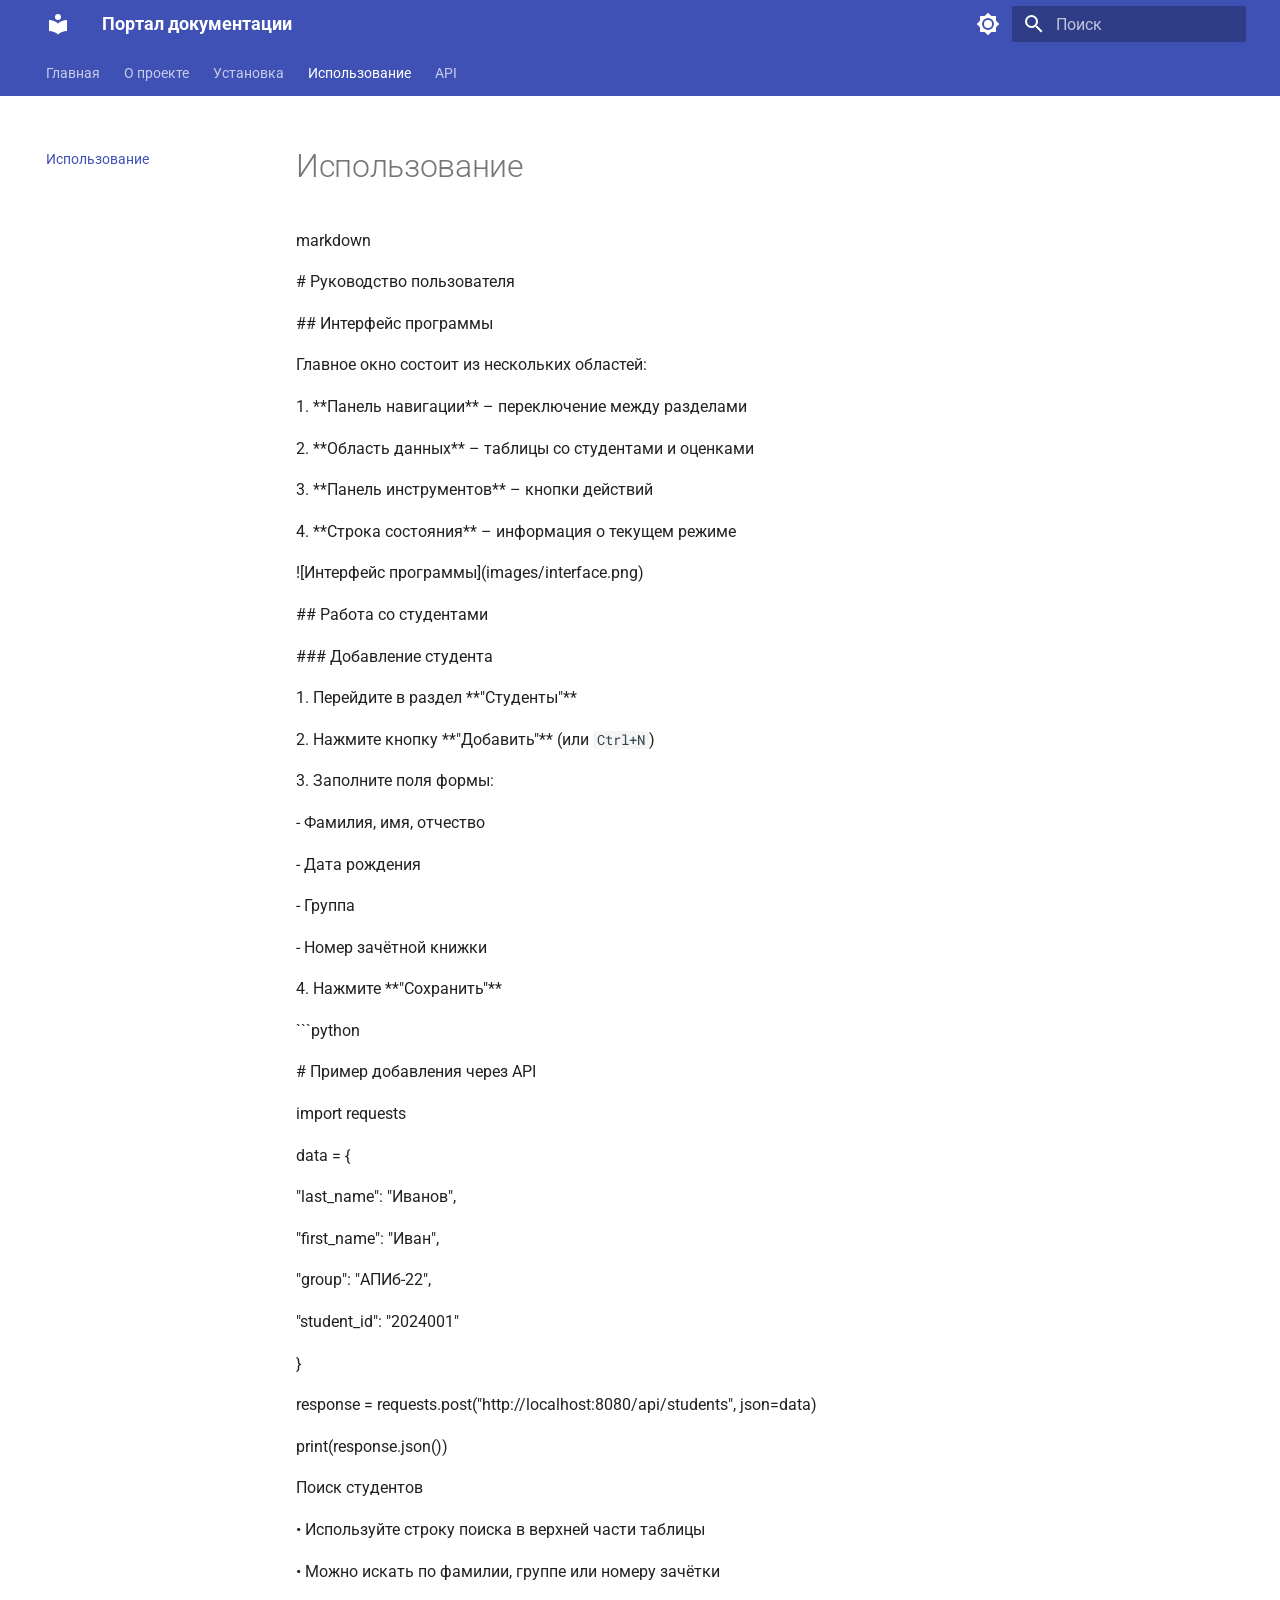
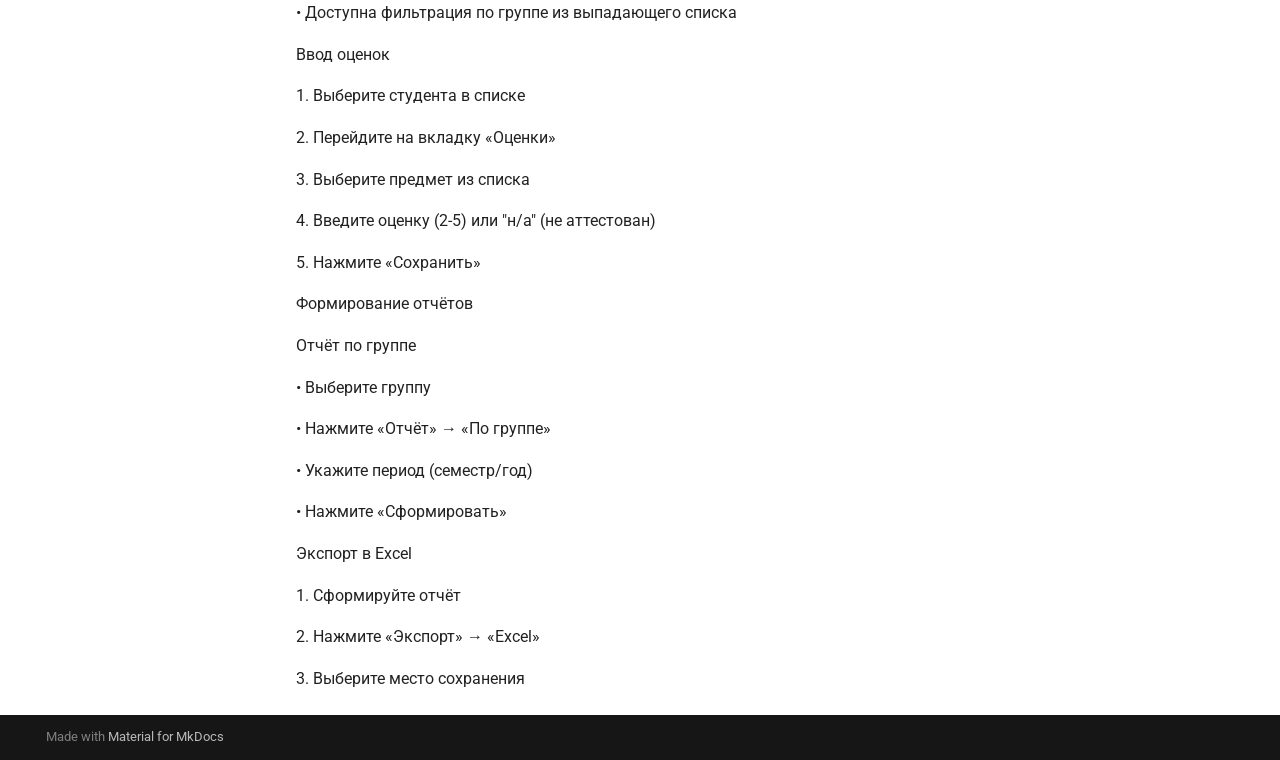
<file: site/usage/index.html>
<!doctype html>
<html lang="ru" class="no-js">
  <head>
    
      <meta charset="utf-8">
      <meta name="viewport" content="width=device-width,initial-scale=1">
      
        <meta name="description" content="Полная документация по проекту "Учёт успеваемости студентов"">
      
      
        <meta name="author" content="Ваше имя">
      
      
        <link rel="canonical" href="https://ваш-логин.github.io/docs-portal/usage/">
      
      
        <link rel="prev" href="../installation/">
      
      
        <link rel="next" href="../api/">
      
      
        
      
      
      <link rel="icon" href="../assets/images/favicon.png">
      <meta name="generator" content="mkdocs-1.6.1, mkdocs-material-9.7.6">
    
    
      
        <title>Использование - Портал документации</title>
      
    
    
      <link rel="stylesheet" href="../assets/stylesheets/main.484c7ddc.min.css">
      
        
        <link rel="stylesheet" href="../assets/stylesheets/palette.ab4e12ef.min.css">
      
      


    
    
      
    
    
      
        
        
        <link rel="preconnect" href="https://fonts.gstatic.com" crossorigin>
        <link rel="stylesheet" href="https://fonts.googleapis.com/css?family=Roboto:300,300i,400,400i,700,700i%7CRoboto+Mono:400,400i,700,700i&display=fallback">
        <style>:root{--md-text-font:"Roboto";--md-code-font:"Roboto Mono"}</style>
      
    
    
    <script>__md_scope=new URL("..",location),__md_hash=e=>[...e].reduce(((e,_)=>(e<<5)-e+_.charCodeAt(0)),0),__md_get=(e,_=localStorage,t=__md_scope)=>JSON.parse(_.getItem(t.pathname+"."+e)),__md_set=(e,_,t=localStorage,a=__md_scope)=>{try{t.setItem(a.pathname+"."+e,JSON.stringify(_))}catch(e){}}</script>
    
      

    
    
  </head>
  
  
    
    
      
    
    
    
    
    <body dir="ltr" data-md-color-scheme="default" data-md-color-primary="indigo" data-md-color-accent="indigo">
  
    
    <input class="md-toggle" data-md-toggle="drawer" type="checkbox" id="__drawer" autocomplete="off">
    <input class="md-toggle" data-md-toggle="search" type="checkbox" id="__search" autocomplete="off">
    <label class="md-overlay" for="__drawer"></label>
    <div data-md-component="skip">
      
    </div>
    <div data-md-component="announce">
      
    </div>
    
    
      

<header class="md-header" data-md-component="header">
  <nav class="md-header__inner md-grid" aria-label="Верхний колонтитул">
    <a href=".." title="Портал документации" class="md-header__button md-logo" aria-label="Портал документации" data-md-component="logo">
      
  
  <svg xmlns="http://www.w3.org/2000/svg" viewBox="0 0 24 24"><path d="M12 8a3 3 0 0 0 3-3 3 3 0 0 0-3-3 3 3 0 0 0-3 3 3 3 0 0 0 3 3m0 3.54C9.64 9.35 6.5 8 3 8v11c3.5 0 6.64 1.35 9 3.54 2.36-2.19 5.5-3.54 9-3.54V8c-3.5 0-6.64 1.35-9 3.54"/></svg>

    </a>
    <label class="md-header__button md-icon" for="__drawer">
      
      <svg xmlns="http://www.w3.org/2000/svg" viewBox="0 0 24 24"><path d="M3 6h18v2H3zm0 5h18v2H3zm0 5h18v2H3z"/></svg>
    </label>
    <div class="md-header__title" data-md-component="header-title">
      <div class="md-header__ellipsis">
        <div class="md-header__topic">
          <span class="md-ellipsis">
            Портал документации
          </span>
        </div>
        <div class="md-header__topic" data-md-component="header-topic">
          <span class="md-ellipsis">
            
              Использование
            
          </span>
        </div>
      </div>
    </div>
    
      
        <form class="md-header__option" data-md-component="palette">
  
    
    
    
    <input class="md-option" data-md-color-media="" data-md-color-scheme="default" data-md-color-primary="indigo" data-md-color-accent="indigo"  aria-label="Переключить на тёмную тему"  type="radio" name="__palette" id="__palette_0">
    
      <label class="md-header__button md-icon" title="Переключить на тёмную тему" for="__palette_1" hidden>
        <svg xmlns="http://www.w3.org/2000/svg" viewBox="0 0 24 24"><path d="M12 8a4 4 0 0 0-4 4 4 4 0 0 0 4 4 4 4 0 0 0 4-4 4 4 0 0 0-4-4m0 10a6 6 0 0 1-6-6 6 6 0 0 1 6-6 6 6 0 0 1 6 6 6 6 0 0 1-6 6m8-9.31V4h-4.69L12 .69 8.69 4H4v4.69L.69 12 4 15.31V20h4.69L12 23.31 15.31 20H20v-4.69L23.31 12z"/></svg>
      </label>
    
  
    
    
    
    <input class="md-option" data-md-color-media="" data-md-color-scheme="slate" data-md-color-primary="indigo" data-md-color-accent="indigo"  aria-label="Переключить на светлую тему"  type="radio" name="__palette" id="__palette_1">
    
      <label class="md-header__button md-icon" title="Переключить на светлую тему" for="__palette_0" hidden>
        <svg xmlns="http://www.w3.org/2000/svg" viewBox="0 0 24 24"><path d="M12 18c-.89 0-1.74-.2-2.5-.55C11.56 16.5 13 14.42 13 12s-1.44-4.5-3.5-5.45C10.26 6.2 11.11 6 12 6a6 6 0 0 1 6 6 6 6 0 0 1-6 6m8-9.31V4h-4.69L12 .69 8.69 4H4v4.69L.69 12 4 15.31V20h4.69L12 23.31 15.31 20H20v-4.69L23.31 12z"/></svg>
      </label>
    
  
</form>
      
    
    
      <script>var palette=__md_get("__palette");if(palette&&palette.color){if("(prefers-color-scheme)"===palette.color.media){var media=matchMedia("(prefers-color-scheme: light)"),input=document.querySelector(media.matches?"[data-md-color-media='(prefers-color-scheme: light)']":"[data-md-color-media='(prefers-color-scheme: dark)']");palette.color.media=input.getAttribute("data-md-color-media"),palette.color.scheme=input.getAttribute("data-md-color-scheme"),palette.color.primary=input.getAttribute("data-md-color-primary"),palette.color.accent=input.getAttribute("data-md-color-accent")}for(var[key,value]of Object.entries(palette.color))document.body.setAttribute("data-md-color-"+key,value)}</script>
    
    
    
      
      
        <label class="md-header__button md-icon" for="__search">
          
          <svg xmlns="http://www.w3.org/2000/svg" viewBox="0 0 24 24"><path d="M9.5 3A6.5 6.5 0 0 1 16 9.5c0 1.61-.59 3.09-1.56 4.23l.27.27h.79l5 5-1.5 1.5-5-5v-.79l-.27-.27A6.52 6.52 0 0 1 9.5 16 6.5 6.5 0 0 1 3 9.5 6.5 6.5 0 0 1 9.5 3m0 2C7 5 5 7 5 9.5S7 14 9.5 14 14 12 14 9.5 12 5 9.5 5"/></svg>
        </label>
        <div class="md-search" data-md-component="search" role="dialog">
  <label class="md-search__overlay" for="__search"></label>
  <div class="md-search__inner" role="search">
    <form class="md-search__form" name="search">
      <input type="text" class="md-search__input" name="query" aria-label="Поиск" placeholder="Поиск" autocapitalize="off" autocorrect="off" autocomplete="off" spellcheck="false" data-md-component="search-query" required>
      <label class="md-search__icon md-icon" for="__search">
        
        <svg xmlns="http://www.w3.org/2000/svg" viewBox="0 0 24 24"><path d="M9.5 3A6.5 6.5 0 0 1 16 9.5c0 1.61-.59 3.09-1.56 4.23l.27.27h.79l5 5-1.5 1.5-5-5v-.79l-.27-.27A6.52 6.52 0 0 1 9.5 16 6.5 6.5 0 0 1 3 9.5 6.5 6.5 0 0 1 9.5 3m0 2C7 5 5 7 5 9.5S7 14 9.5 14 14 12 14 9.5 12 5 9.5 5"/></svg>
        
        <svg xmlns="http://www.w3.org/2000/svg" viewBox="0 0 24 24"><path d="M20 11v2H8l5.5 5.5-1.42 1.42L4.16 12l7.92-7.92L13.5 5.5 8 11z"/></svg>
      </label>
      <nav class="md-search__options" aria-label="Поиск">
        
        <button type="reset" class="md-search__icon md-icon" title="Очистить" aria-label="Очистить" tabindex="-1">
          
          <svg xmlns="http://www.w3.org/2000/svg" viewBox="0 0 24 24"><path d="M19 6.41 17.59 5 12 10.59 6.41 5 5 6.41 10.59 12 5 17.59 6.41 19 12 13.41 17.59 19 19 17.59 13.41 12z"/></svg>
        </button>
      </nav>
      
        <div class="md-search__suggest" data-md-component="search-suggest"></div>
      
    </form>
    <div class="md-search__output">
      <div class="md-search__scrollwrap" tabindex="0" data-md-scrollfix>
        <div class="md-search-result" data-md-component="search-result">
          <div class="md-search-result__meta">
            Инициализация поиска
          </div>
          <ol class="md-search-result__list" role="presentation"></ol>
        </div>
      </div>
    </div>
  </div>
</div>
      
    
    
  </nav>
  
</header>
    
    <div class="md-container" data-md-component="container">
      
      
        
          
            
<nav class="md-tabs" aria-label="Вкладки" data-md-component="tabs">
  <div class="md-grid">
    <ul class="md-tabs__list">
      
        
  
  
  
  
    <li class="md-tabs__item">
      <a href=".." class="md-tabs__link">
        
  
  
    
  
  Главная

      </a>
    </li>
  

      
        
  
  
  
  
    <li class="md-tabs__item">
      <a href="../about/" class="md-tabs__link">
        
  
  
    
  
  О проекте

      </a>
    </li>
  

      
        
  
  
  
  
    <li class="md-tabs__item">
      <a href="../installation/" class="md-tabs__link">
        
  
  
    
  
  Установка

      </a>
    </li>
  

      
        
  
  
  
    
  
  
    <li class="md-tabs__item md-tabs__item--active">
      <a href="./" class="md-tabs__link">
        
  
  
    
  
  Использование

      </a>
    </li>
  

      
        
  
  
  
  
    <li class="md-tabs__item">
      <a href="../api/" class="md-tabs__link">
        
  
  
    
  
  API

      </a>
    </li>
  

      
    </ul>
  </div>
</nav>
          
        
      
      <main class="md-main" data-md-component="main">
        <div class="md-main__inner md-grid">
          
            
              
              <div class="md-sidebar md-sidebar--primary" data-md-component="sidebar" data-md-type="navigation" >
                <div class="md-sidebar__scrollwrap">
                  <div class="md-sidebar__inner">
                    


  


  

<nav class="md-nav md-nav--primary md-nav--lifted md-nav--integrated" aria-label="Навигация" data-md-level="0">
  <label class="md-nav__title" for="__drawer">
    <a href=".." title="Портал документации" class="md-nav__button md-logo" aria-label="Портал документации" data-md-component="logo">
      
  
  <svg xmlns="http://www.w3.org/2000/svg" viewBox="0 0 24 24"><path d="M12 8a3 3 0 0 0 3-3 3 3 0 0 0-3-3 3 3 0 0 0-3 3 3 3 0 0 0 3 3m0 3.54C9.64 9.35 6.5 8 3 8v11c3.5 0 6.64 1.35 9 3.54 2.36-2.19 5.5-3.54 9-3.54V8c-3.5 0-6.64 1.35-9 3.54"/></svg>

    </a>
    Портал документации
  </label>
  
  <ul class="md-nav__list" data-md-scrollfix>
    
      
      
  
  
  
  
    <li class="md-nav__item">
      <a href=".." class="md-nav__link">
        
  
  
  <span class="md-ellipsis">
    
  
    Главная
  

    
  </span>
  
  

      </a>
    </li>
  

    
      
      
  
  
  
  
    <li class="md-nav__item">
      <a href="../about/" class="md-nav__link">
        
  
  
  <span class="md-ellipsis">
    
  
    О проекте
  

    
  </span>
  
  

      </a>
    </li>
  

    
      
      
  
  
  
  
    <li class="md-nav__item">
      <a href="../installation/" class="md-nav__link">
        
  
  
  <span class="md-ellipsis">
    
  
    Установка
  

    
  </span>
  
  

      </a>
    </li>
  

    
      
      
  
  
    
  
  
  
    <li class="md-nav__item md-nav__item--active">
      
      <input class="md-nav__toggle md-toggle" type="checkbox" id="__toc">
      
      
      
      <a href="./" class="md-nav__link md-nav__link--active">
        
  
  
  <span class="md-ellipsis">
    
  
    Использование
  

    
  </span>
  
  

      </a>
      
    </li>
  

    
      
      
  
  
  
  
    <li class="md-nav__item">
      <a href="../api/" class="md-nav__link">
        
  
  
  <span class="md-ellipsis">
    
  
    API
  

    
  </span>
  
  

      </a>
    </li>
  

    
  </ul>
</nav>
                  </div>
                </div>
              </div>
            
            
          
          
            <div class="md-content" data-md-component="content">
              
              <article class="md-content__inner md-typeset">
                
                  



  <h1>Использование</h1>

<p>markdown</p>
<p># Руководство пользователя</p>
<p>## Интерфейс программы</p>
<p>Главное окно состоит из нескольких областей:</p>
<p>1. **Панель навигации** – переключение между разделами</p>
<p>2. **Область данных** – таблицы со студентами и оценками</p>
<p>3. **Панель инструментов** – кнопки действий</p>
<p>4. **Строка состояния** – информация о текущем режиме</p>
<p>![Интерфейс программы](images/interface.png)</p>
<p>## Работа со студентами</p>
<p>### Добавление студента</p>
<p>1. Перейдите в раздел **"Студенты"**</p>
<p>2. Нажмите кнопку **"Добавить"** (или <code>Ctrl+N</code>)</p>
<p>3. Заполните поля формы:</p>
<p>&#x20;  - Фамилия, имя, отчество</p>
<p>&#x20;  - Дата рождения</p>
<p>&#x20;  - Группа</p>
<p>&#x20;  - Номер зачётной книжки</p>
<p>4. Нажмите **"Сохранить"**</p>
<p>```python</p>
<p># Пример добавления через API</p>
<p>import requests</p>
<p>data = {</p>
<p>&#x20;   "last_name": "Иванов",</p>
<p>&#x20;   "first_name": "Иван",</p>
<p>&#x20;   "group": "АПИб-22",</p>
<p>&#x20;   "student_id": "2024001"</p>
<p>}</p>
<p>response = requests.post("http://localhost:8080/api/students", json=data)</p>
<p>print(response.json())</p>
<p>Поиск студентов</p>
<p>•   Используйте строку поиска в верхней части таблицы</p>
<p>•   Можно искать по фамилии, группе или номеру зачётки</p>
<p>•   Доступна фильтрация по группе из выпадающего списка</p>
<p>Ввод оценок</p>
<p>1. Выберите студента в списке</p>
<p>2. Перейдите на вкладку «Оценки»</p>
<p>3. Выберите предмет из списка</p>
<p>4. Введите оценку (2-5) или "н/а" (не аттестован)</p>
<p>5. Нажмите «Сохранить»</p>
<p>Формирование отчётов</p>
<p>Отчёт по группе</p>
<p>•   Выберите группу</p>
<p>•   Нажмите «Отчёт» → «По группе»</p>
<p>•   Укажите период (семестр/год)</p>
<p>•   Нажмите «Сформировать»</p>
<p>Экспорт в Excel</p>
<p>1. Сформируйте отчёт</p>
<p>2. Нажмите «Экспорт» → «Excel»</p>
<p>3. Выберите место сохранения</p>












                
              </article>
            </div>
          
          
<script>var target=document.getElementById(location.hash.slice(1));target&&target.name&&(target.checked=target.name.startsWith("__tabbed_"))</script>
        </div>
        
      </main>
      
        <footer class="md-footer">
  
  <div class="md-footer-meta md-typeset">
    <div class="md-footer-meta__inner md-grid">
      <div class="md-copyright">
  
  
    Made with
    <a href="https://squidfunk.github.io/mkdocs-material/" target="_blank" rel="noopener">
      Material for MkDocs
    </a>
  
</div>
      
    </div>
  </div>
</footer>
      
    </div>
    <div class="md-dialog" data-md-component="dialog">
      <div class="md-dialog__inner md-typeset"></div>
    </div>
    
    
    
      
      
      <script id="__config" type="application/json">{"annotate": null, "base": "..", "features": ["navigation.tabs", "navigation.sections", "toc.integrate", "search.suggest", "search.highlight"], "search": "../assets/javascripts/workers/search.2c215733.min.js", "tags": null, "translations": {"clipboard.copied": "\u0421\u043a\u043e\u043f\u0438\u0440\u043e\u0432\u0430\u043d\u043e \u0432 \u0431\u0443\u0444\u0435\u0440", "clipboard.copy": "\u041a\u043e\u043f\u0438\u0440\u043e\u0432\u0430\u0442\u044c \u0432 \u0431\u0443\u0444\u0435\u0440", "search.result.more.one": "\u0415\u0449\u0451 1 \u043d\u0430 \u044d\u0442\u043e\u0439 \u0441\u0442\u0440\u0430\u043d\u0438\u0446\u0435", "search.result.more.other": "\u0415\u0449\u0451 # \u043d\u0430 \u044d\u0442\u043e\u0439 \u0441\u0442\u0440\u0430\u043d\u0438\u0446\u0435", "search.result.none": "\u0421\u043e\u0432\u043f\u0430\u0434\u0435\u043d\u0438\u0439 \u043d\u0435 \u043d\u0430\u0439\u0434\u0435\u043d\u043e", "search.result.one": "\u041d\u0430\u0439\u0434\u0435\u043d\u043e 1 \u0441\u043e\u0432\u043f\u0430\u0434\u0435\u043d\u0438\u0435", "search.result.other": "\u041d\u0430\u0439\u0434\u0435\u043d\u043e \u0441\u043e\u0432\u043f\u0430\u0434\u0435\u043d\u0438\u0439: #", "search.result.placeholder": "\u041d\u0430\u0447\u043d\u0438\u0442\u0435 \u043f\u0435\u0447\u0430\u0442\u0430\u0442\u044c \u0434\u043b\u044f \u043f\u043e\u0438\u0441\u043a\u0430", "search.result.term.missing": "\u041e\u0442\u0441\u0443\u0442\u0441\u0442\u0432\u0443\u0435\u0442", "select.version": "\u0412\u044b\u0431\u0435\u0440\u0438\u0442\u0435 \u0432\u0435\u0440\u0441\u0438\u044e"}, "version": null}</script>
    
    
      <script src="../assets/javascripts/bundle.79ae519e.min.js"></script>
      
    
  </body>
</html>
</file>
<file: assets/stylesheets/main.484c7ddc.min.css>
@charset "UTF-8";html{-webkit-text-size-adjust:none;-moz-text-size-adjust:none;text-size-adjust:none;box-sizing:border-box}*,:after,:before{box-sizing:inherit}@media (prefers-reduced-motion){*,:after,:before{transition:none!important}}body{margin:0}a,button,input,label{-webkit-tap-highlight-color:transparent}a{color:inherit;text-decoration:none}hr{border:0;box-sizing:initial;display:block;height:.05rem;overflow:visible;padding:0}small{font-size:80%}sub,sup{line-height:1em}img{border-style:none}table{border-collapse:initial;border-spacing:0}td,th{font-weight:400;vertical-align:top}button{background:#0000;border:0;font-family:inherit;font-size:inherit;margin:0;padding:0}input{border:0;outline:none}:root{--md-primary-fg-color:#4051b5;--md-primary-fg-color--light:#5d6cc0;--md-primary-fg-color--dark:#303fa1;--md-primary-bg-color:#fff;--md-primary-bg-color--light:#ffffffb3;--md-accent-fg-color:#526cfe;--md-accent-fg-color--transparent:#526cfe1a;--md-accent-bg-color:#fff;--md-accent-bg-color--light:#ffffffb3}[data-md-color-scheme=default]{color-scheme:light}[data-md-color-scheme=default] img[src$="#gh-dark-mode-only"],[data-md-color-scheme=default] img[src$="#only-dark"]{display:none}:root,[data-md-color-scheme=default]{--md-hue:225deg;--md-default-fg-color:#000000de;--md-default-fg-color--light:#0000008a;--md-default-fg-color--lighter:#00000052;--md-default-fg-color--lightest:#00000012;--md-default-bg-color:#fff;--md-default-bg-color--light:#ffffffb3;--md-default-bg-color--lighter:#ffffff4d;--md-default-bg-color--lightest:#ffffff1f;--md-code-fg-color:#36464e;--md-code-bg-color:#f5f5f5;--md-code-bg-color--light:#f5f5f5b3;--md-code-bg-color--lighter:#f5f5f54d;--md-code-hl-color:#4287ff;--md-code-hl-color--light:#4287ff1a;--md-code-hl-number-color:#d52a2a;--md-code-hl-special-color:#db1457;--md-code-hl-function-color:#a846b9;--md-code-hl-constant-color:#6e59d9;--md-code-hl-keyword-color:#3f6ec6;--md-code-hl-string-color:#1c7d4d;--md-code-hl-name-color:var(--md-code-fg-color);--md-code-hl-operator-color:var(--md-default-fg-color--light);--md-code-hl-punctuation-color:var(--md-default-fg-color--light);--md-code-hl-comment-color:var(--md-default-fg-color--light);--md-code-hl-generic-color:var(--md-default-fg-color--light);--md-code-hl-variable-color:var(--md-default-fg-color--light);--md-typeset-color:var(--md-default-fg-color);--md-typeset-a-color:var(--md-primary-fg-color);--md-typeset-del-color:#f5503d26;--md-typeset-ins-color:#0bd57026;--md-typeset-kbd-color:#fafafa;--md-typeset-kbd-accent-color:#fff;--md-typeset-kbd-border-color:#b8b8b8;--md-typeset-mark-color:#ffff0080;--md-typeset-table-color:#0000001f;--md-typeset-table-color--light:rgba(0,0,0,.035);--md-admonition-fg-color:var(--md-default-fg-color);--md-admonition-bg-color:var(--md-default-bg-color);--md-warning-fg-color:#000000de;--md-warning-bg-color:#ff9;--md-footer-fg-color:#fff;--md-footer-fg-color--light:#ffffffb3;--md-footer-fg-color--lighter:#ffffff73;--md-footer-bg-color:#000000de;--md-footer-bg-color--dark:#00000052;--md-shadow-z1:0 0.2rem 0.5rem #0000000d,0 0 0.05rem #0000001a;--md-shadow-z2:0 0.2rem 0.5rem #0000001a,0 0 0.05rem #00000040;--md-shadow-z3:0 0.2rem 0.5rem #0003,0 0 0.05rem #00000059}.md-icon svg{fill:currentcolor;display:block;height:1.2rem;width:1.2rem}body{-webkit-font-smoothing:antialiased;-moz-osx-font-smoothing:grayscale;--md-text-font-family:var(--md-text-font,_),-apple-system,BlinkMacSystemFont,Helvetica,Arial,sans-serif;--md-code-font-family:var(--md-code-font,_),SFMono-Regular,Consolas,Menlo,monospace}aside,body,input{font-feature-settings:"kern","liga";color:var(--md-typeset-color);font-family:var(--md-text-font-family)}code,kbd,pre{font-feature-settings:"kern";font-family:var(--md-code-font-family)}:root{--md-typeset-table-sort-icon:url('data:image/svg+xml;charset=utf-8,<svg xmlns="http://www.w3.org/2000/svg" viewBox="0 0 24 24"><path d="m18 21-4-4h3V7h-3l4-4 4 4h-3v10h3M2 19v-2h10v2M2 13v-2h7v2M2 7V5h4v2z"/></svg>');--md-typeset-table-sort-icon--asc:url('data:image/svg+xml;charset=utf-8,<svg xmlns="http://www.w3.org/2000/svg" viewBox="0 0 24 24"><path d="M19 17h3l-4 4-4-4h3V3h2M2 17h10v2H2M6 5v2H2V5m0 6h7v2H2z"/></svg>');--md-typeset-table-sort-icon--desc:url('data:image/svg+xml;charset=utf-8,<svg xmlns="http://www.w3.org/2000/svg" viewBox="0 0 24 24"><path d="M19 7h3l-4-4-4 4h3v14h2M2 17h10v2H2M6 5v2H2V5m0 6h7v2H2z"/></svg>')}.md-typeset{-webkit-print-color-adjust:exact;color-adjust:exact;font-size:.8rem;line-height:1.6;overflow-wrap:break-word}@media print{.md-typeset{font-size:.68rem}}.md-typeset blockquote,.md-typeset dl,.md-typeset figure,.md-typeset ol,.md-typeset pre,.md-typeset ul{margin-bottom:1em;margin-top:1em}.md-typeset h1{color:var(--md-default-fg-color--light);font-size:2em;line-height:1.3;margin:0 0 1.25em}.md-typeset h1,.md-typeset h2{font-weight:300;letter-spacing:-.01em}.md-typeset h2{font-size:1.5625em;line-height:1.4;margin:1.6em 0 .64em}.md-typeset h3{font-size:1.25em;font-weight:400;letter-spacing:-.01em;line-height:1.5;margin:1.6em 0 .8em}.md-typeset h2+h3{margin-top:.8em}.md-typeset h4{font-weight:700;letter-spacing:-.01em;margin:1em 0}.md-typeset h5,.md-typeset h6{color:var(--md-default-fg-color--light);font-size:.8em;font-weight:700;letter-spacing:-.01em;margin:1.25em 0}.md-typeset h5{text-transform:uppercase}.md-typeset h5 code{text-transform:none}.md-typeset hr{border-bottom:.05rem solid var(--md-default-fg-color--lightest);display:flow-root;margin:1.5em 0}.md-typeset a{color:var(--md-typeset-a-color);word-break:break-word}.md-typeset a,.md-typeset a:before{transition:color 125ms}.md-typeset a:focus,.md-typeset a:hover{color:var(--md-accent-fg-color)}.md-typeset a:focus code,.md-typeset a:hover code{background-color:var(--md-accent-fg-color--transparent);color:var(--md-accent-fg-color)}.md-typeset a code{color:var(--md-typeset-a-color)}.md-typeset a.focus-visible{outline-color:var(--md-accent-fg-color);outline-offset:.2rem}.md-typeset code,.md-typeset kbd,.md-typeset pre{color:var(--md-code-fg-color);direction:ltr;font-variant-ligatures:none;transition:background-color 125ms}@media print{.md-typeset code,.md-typeset kbd,.md-typeset pre{white-space:pre-wrap}}.md-typeset code{background-color:var(--md-code-bg-color);border-radius:.1rem;-webkit-box-decoration-break:clone;box-decoration-break:clone;font-size:.85em;padding:0 .2941176471em;transition:color 125ms,background-color 125ms;word-break:break-word}.md-typeset code:not(.focus-visible){-webkit-tap-highlight-color:transparent;outline:none}.md-typeset pre{display:flow-root;line-height:1.4;position:relative}.md-typeset pre>code{-webkit-box-decoration-break:slice;box-decoration-break:slice;box-shadow:none;display:block;margin:0;outline-color:var(--md-accent-fg-color);overflow:auto;padding:.7720588235em 1.1764705882em;scrollbar-color:var(--md-default-fg-color--lighter) #0000;scrollbar-width:thin;touch-action:auto;word-break:normal}.md-typeset pre>code:hover{scrollbar-color:var(--md-accent-fg-color) #0000}.md-typeset pre>code::-webkit-scrollbar{height:.2rem;width:.2rem}.md-typeset pre>code::-webkit-scrollbar-thumb{background-color:var(--md-default-fg-color--lighter)}.md-typeset pre>code::-webkit-scrollbar-thumb:hover{background-color:var(--md-accent-fg-color)}.md-typeset kbd{background-color:var(--md-typeset-kbd-color);border-radius:.1rem;box-shadow:0 .1rem 0 .05rem var(--md-typeset-kbd-border-color),0 .1rem 0 var(--md-typeset-kbd-border-color),0 -.1rem .2rem var(--md-typeset-kbd-accent-color) inset;color:var(--md-default-fg-color);display:inline-block;font-size:.75em;padding:0 .6666666667em;vertical-align:text-top;word-break:break-word}.md-typeset mark{background-color:var(--md-typeset-mark-color);-webkit-box-decoration-break:clone;box-decoration-break:clone;color:inherit;word-break:break-word}.md-typeset abbr{cursor:help;text-decoration:none}.md-typeset [data-preview],.md-typeset abbr{border-bottom:.05rem dotted var(--md-default-fg-color--light)}.md-typeset small{opacity:.75}[dir=ltr] .md-typeset sub,[dir=ltr] .md-typeset sup{margin-left:.078125em}[dir=rtl] .md-typeset sub,[dir=rtl] .md-typeset sup{margin-right:.078125em}[dir=ltr] .md-typeset blockquote{padding-left:.6rem}[dir=rtl] .md-typeset blockquote{padding-right:.6rem}[dir=ltr] .md-typeset blockquote{border-left:.2rem solid var(--md-default-fg-color--lighter)}[dir=rtl] .md-typeset blockquote{border-right:.2rem solid var(--md-default-fg-color--lighter)}.md-typeset blockquote{color:var(--md-default-fg-color--light);margin-left:0;margin-right:0}.md-typeset ul{list-style-type:disc}.md-typeset ul[type]{list-style-type:revert-layer}[dir=ltr] .md-typeset ol,[dir=ltr] .md-typeset ul{margin-left:.625em}[dir=rtl] .md-typeset ol,[dir=rtl] .md-typeset ul{margin-right:.625em}.md-typeset ol,.md-typeset ul{padding:0}.md-typeset ol:not([hidden]),.md-typeset ul:not([hidden]){display:flow-root}.md-typeset ol ol,.md-typeset ul ol{list-style-type:lower-alpha}.md-typeset ol ol ol,.md-typeset ul ol ol{list-style-type:lower-roman}.md-typeset ol ol ol ol,.md-typeset ul ol ol ol{list-style-type:upper-alpha}.md-typeset ol ol ol ol ol,.md-typeset ul ol ol ol ol{list-style-type:upper-roman}.md-typeset ol[type],.md-typeset ul[type]{list-style-type:revert-layer}[dir=ltr] .md-typeset ol li,[dir=ltr] .md-typeset ul li{margin-left:1.25em}[dir=rtl] .md-typeset ol li,[dir=rtl] .md-typeset ul li{margin-right:1.25em}.md-typeset ol li,.md-typeset ul li{margin-bottom:.5em}.md-typeset ol li blockquote,.md-typeset ol li p,.md-typeset ul li blockquote,.md-typeset ul li p{margin:.5em 0}.md-typeset ol li:last-child,.md-typeset ul li:last-child{margin-bottom:0}[dir=ltr] .md-typeset ol li ol,[dir=ltr] .md-typeset ol li ul,[dir=ltr] .md-typeset ul li ol,[dir=ltr] .md-typeset ul li ul{margin-left:.625em}[dir=rtl] .md-typeset ol li ol,[dir=rtl] .md-typeset ol li ul,[dir=rtl] .md-typeset ul li ol,[dir=rtl] .md-typeset ul li ul{margin-right:.625em}.md-typeset ol li ol,.md-typeset ol li ul,.md-typeset ul li ol,.md-typeset ul li ul{margin-bottom:.5em;margin-top:.5em}[dir=ltr] .md-typeset dd{margin-left:1.875em}[dir=rtl] .md-typeset dd{margin-right:1.875em}.md-typeset dd{margin-bottom:1.5em;margin-top:1em}.md-typeset img,.md-typeset svg,.md-typeset video{height:auto;max-width:100%}.md-typeset img[align=left]{margin:1em 1em 1em 0}.md-typeset img[align=right]{margin:1em 0 1em 1em}.md-typeset img[align]:only-child{margin-top:0}.md-typeset figure{display:flow-root;margin:1em auto;max-width:100%;text-align:center;width:fit-content}.md-typeset figure img{display:block;margin:0 auto}.md-typeset figcaption{font-style:italic;margin:1em auto;max-width:24rem}.md-typeset iframe{max-width:100%}.md-typeset table:not([class]){background-color:var(--md-default-bg-color);border:.05rem solid var(--md-typeset-table-color);border-radius:.1rem;display:inline-block;font-size:.64rem;max-width:100%;overflow:auto;touch-action:auto}@media print{.md-typeset table:not([class]){display:table}}.md-typeset table:not([class])+*{margin-top:1.5em}.md-typeset table:not([class]) td>:first-child,.md-typeset table:not([class]) th>:first-child{margin-top:0}.md-typeset table:not([class]) td>:last-child,.md-typeset table:not([class]) th>:last-child{margin-bottom:0}.md-typeset table:not([class]) td:not([align]),.md-typeset table:not([class]) th:not([align]){text-align:left}[dir=rtl] .md-typeset table:not([class]) td:not([align]),[dir=rtl] .md-typeset table:not([class]) th:not([align]){text-align:right}.md-typeset table:not([class]) th{font-weight:700;min-width:5rem;padding:.9375em 1.25em;vertical-align:top}.md-typeset table:not([class]) td{border-top:.05rem solid var(--md-typeset-table-color);padding:.9375em 1.25em;vertical-align:top}.md-typeset table:not([class]) tbody tr{transition:background-color 125ms}.md-typeset table:not([class]) tbody tr:hover{background-color:var(--md-typeset-table-color--light);box-shadow:0 .05rem 0 var(--md-default-bg-color) inset}.md-typeset table:not([class]) a{word-break:normal}.md-typeset table th[role=columnheader]{cursor:pointer}[dir=ltr] .md-typeset table th[role=columnheader]:after{margin-left:.5em}[dir=rtl] .md-typeset table th[role=columnheader]:after{margin-right:.5em}.md-typeset table th[role=columnheader]:after{content:"";display:inline-block;height:1.2em;-webkit-mask-image:var(--md-typeset-table-sort-icon);mask-image:var(--md-typeset-table-sort-icon);-webkit-mask-repeat:no-repeat;mask-repeat:no-repeat;-webkit-mask-size:contain;mask-size:contain;transition:background-color 125ms;vertical-align:text-bottom;width:1.2em}.md-typeset table th[role=columnheader]:hover:after{background-color:var(--md-default-fg-color--lighter)}.md-typeset table th[role=columnheader][aria-sort=ascending]:after{background-color:var(--md-default-fg-color--light);-webkit-mask-image:var(--md-typeset-table-sort-icon--asc);mask-image:var(--md-typeset-table-sort-icon--asc)}.md-typeset table th[role=columnheader][aria-sort=descending]:after{background-color:var(--md-default-fg-color--light);-webkit-mask-image:var(--md-typeset-table-sort-icon--desc);mask-image:var(--md-typeset-table-sort-icon--desc)}.md-typeset__scrollwrap{margin:1em -.8rem;overflow-x:auto;touch-action:auto}.md-typeset__table{display:inline-block;margin-bottom:.5em;padding:0 .8rem}@media print{.md-typeset__table{display:block}}html .md-typeset__table table{display:table;margin:0;overflow:hidden;width:100%}@media screen and (max-width:44.984375em){.md-content__inner>pre{margin:1em -.8rem}.md-content__inner>pre code{border-radius:0}}.md-typeset .md-author{border-radius:100%;display:block;flex-shrink:0;height:1.6rem;overflow:hidden;position:relative;transition:color 125ms,transform 125ms;width:1.6rem}.md-typeset .md-author img{display:block}.md-typeset .md-author--more{background:var(--md-default-fg-color--lightest);color:var(--md-default-fg-color--lighter);font-size:.6rem;font-weight:700;line-height:1.6rem;text-align:center}.md-typeset .md-author--long{height:2.4rem;width:2.4rem}.md-typeset a.md-author{transform:scale(1)}.md-typeset a.md-author img{border-radius:100%;filter:grayscale(100%) opacity(75%);transition:filter 125ms}.md-typeset a.md-author:focus,.md-typeset a.md-author:hover{transform:scale(1.1);z-index:1}.md-typeset a.md-author:focus img,.md-typeset a.md-author:hover img{filter:grayscale(0)}.md-banner{background-color:var(--md-footer-bg-color);color:var(--md-footer-fg-color);overflow:auto}@media print{.md-banner{display:none}}.md-banner--warning{background-color:var(--md-warning-bg-color);color:var(--md-warning-fg-color)}.md-banner__inner{font-size:.7rem;margin:.6rem auto;padding:0 .8rem}[dir=ltr] .md-banner__button{float:right}[dir=rtl] .md-banner__button{float:left}.md-banner__button{color:inherit;cursor:pointer;transition:opacity .25s}.no-js .md-banner__button{display:none}.md-banner__button:hover{opacity:.7}html{font-size:125%;height:100%;overflow-x:hidden}@media screen and (min-width:100em){html{font-size:137.5%}}@media screen and (min-width:125em){html{font-size:150%}}body{background-color:var(--md-default-bg-color);display:flex;flex-direction:column;font-size:.5rem;min-height:100%;position:relative;width:100%}@media print{body{display:block}}@media screen and (max-width:59.984375em){body[data-md-scrolllock]{position:fixed}}.md-grid{margin-left:auto;margin-right:auto;max-width:61rem}.md-container{display:flex;flex-direction:column;flex-grow:1}@media print{.md-container{display:block}}.md-main{flex-grow:1}.md-main__inner{display:flex;height:100%;margin-top:1.5rem}.md-ellipsis{overflow:hidden;text-overflow:ellipsis}.md-toggle{display:none}.md-option{height:0;opacity:0;position:absolute;width:0}.md-option:checked+label:not([hidden]){display:block}.md-option.focus-visible+label{outline-color:var(--md-accent-fg-color);outline-style:auto}.md-skip{background-color:var(--md-default-fg-color);border-radius:.1rem;color:var(--md-default-bg-color);font-size:.64rem;margin:.5rem;opacity:0;outline-color:var(--md-accent-fg-color);padding:.3rem .5rem;position:fixed;transform:translateY(.4rem);z-index:-1}.md-skip:focus{opacity:1;transform:translateY(0);transition:transform .25s cubic-bezier(.4,0,.2,1),opacity 175ms 75ms;z-index:10}@page{margin:25mm}:root{--md-clipboard-icon:url('data:image/svg+xml;charset=utf-8,<svg xmlns="http://www.w3.org/2000/svg" viewBox="0 0 24 24"><path d="M19 21H8V7h11m0-2H8a2 2 0 0 0-2 2v14a2 2 0 0 0 2 2h11a2 2 0 0 0 2-2V7a2 2 0 0 0-2-2m-3-4H4a2 2 0 0 0-2 2v14h2V3h12z"/></svg>')}.md-clipboard{border-radius:.1rem;color:var(--md-default-fg-color--lightest);cursor:pointer;height:1.5em;outline-color:var(--md-accent-fg-color);outline-offset:.1rem;transition:color .25s;width:1.5em;z-index:1}@media print{.md-clipboard{display:none}}.md-clipboard:not(.focus-visible){-webkit-tap-highlight-color:transparent;outline:none}:hover>.md-clipboard{color:var(--md-default-fg-color--light)}.md-clipboard:focus,.md-clipboard:hover{color:var(--md-accent-fg-color)}.md-clipboard:after{background-color:currentcolor;content:"";display:block;height:1.125em;margin:0 auto;-webkit-mask-image:var(--md-clipboard-icon);mask-image:var(--md-clipboard-icon);-webkit-mask-position:center;mask-position:center;-webkit-mask-repeat:no-repeat;mask-repeat:no-repeat;-webkit-mask-size:contain;mask-size:contain;width:1.125em}.md-clipboard--inline{cursor:pointer}.md-clipboard--inline code{transition:color .25s,background-color .25s}.md-clipboard--inline:focus code,.md-clipboard--inline:hover code{background-color:var(--md-accent-fg-color--transparent);color:var(--md-accent-fg-color)}:root{--md-code-select-icon:url('data:image/svg+xml;charset=utf-8,<svg xmlns="http://www.w3.org/2000/svg" viewBox="0 0 24 24"><path d="M19 19h-4v2h4c1.1 0 2-.9 2-2v-4h-2m0-12h-4v2h4v4h2V5c0-1.1-.9-2-2-2M5 5h4V3H5c-1.1 0-2 .9-2 2v4h2m0 6H3v4c0 1.1.9 2 2 2h4v-2H5zm2-4h2v2H7zm4 0h2v2h-2zm4 0h2v2h-2zM7 7h2v2H7zm4 0h2v2h-2zm4 0h2v2h-2zm-8 8h2v2H7zm4 0h2v2h-2zm4 0h2v2h-2z"/></svg>');--md-code-copy-icon:url('data:image/svg+xml;charset=utf-8,<svg xmlns="http://www.w3.org/2000/svg" viewBox="0 0 24 24"><path d="M19 21H8V7h11m0-2H8a2 2 0 0 0-2 2v14a2 2 0 0 0 2 2h11a2 2 0 0 0 2-2V7a2 2 0 0 0-2-2m-3-4H4a2 2 0 0 0-2 2v14h2V3h12z"/></svg>')}.md-typeset .md-code__content{display:grid}.md-code__nav{background-color:var(--md-code-bg-color--lighter);border-radius:.1rem;display:flex;gap:.2rem;padding:.2rem;position:absolute;right:.25em;top:.25em;transition:background-color .25s;z-index:1}:hover>.md-code__nav{background-color:var(--md-code-bg-color--light)}.md-code__button{color:var(--md-default-fg-color--lightest);cursor:pointer;display:block;height:1.5em;outline-color:var(--md-accent-fg-color);outline-offset:.1rem;transition:color .25s;width:1.5em}:hover>*>.md-code__button{color:var(--md-default-fg-color--light)}.md-code__button.focus-visible,.md-code__button:hover{color:var(--md-accent-fg-color)}.md-code__button--active{color:var(--md-default-fg-color)!important}.md-code__button:after{background-color:currentcolor;content:"";display:block;height:1.125em;margin:0 auto;-webkit-mask-position:center;mask-position:center;-webkit-mask-repeat:no-repeat;mask-repeat:no-repeat;-webkit-mask-size:contain;mask-size:contain;width:1.125em}.md-code__button[data-md-type=select]:after{-webkit-mask-image:var(--md-code-select-icon);mask-image:var(--md-code-select-icon)}.md-code__button[data-md-type=copy]:after{-webkit-mask-image:var(--md-code-copy-icon);mask-image:var(--md-code-copy-icon)}@keyframes consent{0%{opacity:0;transform:translateY(100%)}to{opacity:1;transform:translateY(0)}}@keyframes overlay{0%{opacity:0}to{opacity:1}}.md-consent__overlay{animation:overlay .25s both;-webkit-backdrop-filter:blur(.1rem);backdrop-filter:blur(.1rem);background-color:#0000008a;height:100%;opacity:1;position:fixed;top:0;width:100%;z-index:5}.md-consent__inner{animation:consent .5s cubic-bezier(.1,.7,.1,1) both;background-color:var(--md-default-bg-color);border:0;border-radius:.1rem;bottom:0;box-shadow:0 0 .2rem #0000001a,0 .2rem .4rem #0003;max-height:100%;overflow:auto;padding:0;position:fixed;width:100%;z-index:5}.md-consent__form{padding:.8rem}.md-consent__settings{display:none;margin:1em 0}input:checked+.md-consent__settings{display:block}.md-consent__controls{margin-bottom:.8rem}.md-typeset .md-consent__controls .md-button{display:inline}@media screen and (max-width:44.984375em){.md-typeset .md-consent__controls .md-button{display:block;margin-top:.4rem;text-align:center;width:100%}}.md-consent label{cursor:pointer}.md-content{flex-grow:1;min-width:0}.md-content__inner{margin:0 .8rem 1.2rem;padding-top:.6rem}@media screen and (min-width:76.25em){[dir=ltr] .md-sidebar--primary:not([hidden])~.md-content>.md-content__inner{margin-left:1.2rem}[dir=ltr] .md-sidebar--secondary:not([hidden])~.md-content>.md-content__inner,[dir=rtl] .md-sidebar--primary:not([hidden])~.md-content>.md-content__inner{margin-right:1.2rem}[dir=rtl] .md-sidebar--secondary:not([hidden])~.md-content>.md-content__inner{margin-left:1.2rem}}.md-content__inner:before{content:"";display:block;height:.4rem}.md-content__inner>:last-child{margin-bottom:0}[dir=ltr] .md-content__button{float:right}[dir=rtl] .md-content__button{float:left}[dir=ltr] .md-content__button{margin-left:.4rem}[dir=rtl] .md-content__button{margin-right:.4rem}.md-content__button{margin:.4rem 0;padding:0}@media print{.md-content__button{display:none}}.md-typeset .md-content__button{color:var(--md-default-fg-color--lighter)}.md-content__button svg{display:inline;vertical-align:top}[dir=rtl] .md-content__button svg{transform:scaleX(-1)}[dir=ltr] .md-dialog{right:.8rem}[dir=rtl] .md-dialog{left:.8rem}.md-dialog{background-color:var(--md-default-fg-color);border-radius:.1rem;bottom:.8rem;box-shadow:var(--md-shadow-z3);min-width:11.1rem;opacity:0;padding:.4rem .6rem;pointer-events:none;position:fixed;transform:translateY(100%);transition:transform 0ms .4s,opacity .4s;z-index:4}@media print{.md-dialog{display:none}}.md-dialog--active{opacity:1;pointer-events:auto;transform:translateY(0);transition:transform .4s cubic-bezier(.075,.85,.175,1),opacity .4s}.md-dialog__inner{color:var(--md-default-bg-color);font-size:.7rem}.md-feedback{margin:2em 0 1em;text-align:center}.md-feedback fieldset{border:none;margin:0;padding:0}.md-feedback__title{font-weight:700;margin:1em auto}.md-feedback__inner{position:relative}.md-feedback__list{display:flex;flex-wrap:wrap;place-content:baseline center;position:relative}.md-feedback__list:hover .md-icon:not(:disabled){color:var(--md-default-fg-color--lighter)}:disabled .md-feedback__list{min-height:1.8rem}.md-feedback__icon{color:var(--md-default-fg-color--light);cursor:pointer;flex-shrink:0;margin:0 .1rem;transition:color 125ms}.md-feedback__icon:not(:disabled).md-icon:hover{color:var(--md-accent-fg-color)}.md-feedback__icon:disabled{color:var(--md-default-fg-color--lightest);pointer-events:none}.md-feedback__note{opacity:0;position:relative;transform:translateY(.4rem);transition:transform .4s cubic-bezier(.1,.7,.1,1),opacity .15s}.md-feedback__note>*{margin:0 auto;max-width:16rem}:disabled .md-feedback__note{opacity:1;transform:translateY(0)}@media print{.md-feedback{display:none}}.md-footer{background-color:var(--md-footer-bg-color);color:var(--md-footer-fg-color)}@media print{.md-footer{display:none}}.md-footer__inner{justify-content:space-between;overflow:auto;padding:.2rem}.md-footer__inner:not([hidden]){display:flex}.md-footer__link{align-items:end;display:flex;flex-grow:0.01;margin-bottom:.4rem;margin-top:1rem;max-width:100%;outline-color:var(--md-accent-fg-color);overflow:hidden;transition:opacity .25s}.md-footer__link:focus,.md-footer__link:hover{opacity:.7}[dir=rtl] .md-footer__link svg{transform:scaleX(-1)}@media screen and (max-width:44.984375em){.md-footer__link--prev{flex-shrink:0}.md-footer__link--prev .md-footer__title{display:none}}[dir=ltr] .md-footer__link--next{margin-left:auto}[dir=rtl] .md-footer__link--next{margin-right:auto}.md-footer__link--next{text-align:right}[dir=rtl] .md-footer__link--next{text-align:left}.md-footer__title{flex-grow:1;font-size:.9rem;margin-bottom:.7rem;max-width:calc(100% - 2.4rem);padding:0 1rem;white-space:nowrap}.md-footer__button{margin:.2rem;padding:.4rem}.md-footer__direction{font-size:.64rem;opacity:.7}.md-footer-meta{background-color:var(--md-footer-bg-color--dark)}.md-footer-meta__inner{display:flex;flex-wrap:wrap;justify-content:space-between;padding:.2rem}html .md-footer-meta.md-typeset a{color:var(--md-footer-fg-color--light)}html .md-footer-meta.md-typeset a:focus,html .md-footer-meta.md-typeset a:hover{color:var(--md-footer-fg-color)}.md-copyright{color:var(--md-footer-fg-color--lighter);font-size:.64rem;margin:auto .6rem;padding:.4rem 0;width:100%}@media screen and (min-width:45em){.md-copyright{width:auto}}.md-copyright__highlight{color:var(--md-footer-fg-color--light)}.md-social{display:inline-flex;gap:.2rem;margin:0 .4rem;padding:.2rem 0 .6rem}@media screen and (min-width:45em){.md-social{padding:.6rem 0}}.md-social__link{display:inline-block;height:1.6rem;text-align:center;width:1.6rem}.md-social__link:before{line-height:1.9}.md-social__link svg{fill:currentcolor;max-height:.8rem;vertical-align:-25%}.md-typeset .md-button{border:.1rem solid;border-radius:.1rem;color:var(--md-primary-fg-color);cursor:pointer;display:inline-block;font-weight:700;padding:.625em 2em;transition:color 125ms,background-color 125ms,border-color 125ms}.md-typeset .md-button--primary{background-color:var(--md-primary-fg-color);border-color:var(--md-primary-fg-color);color:var(--md-primary-bg-color)}.md-typeset .md-button:focus,.md-typeset .md-button:hover{background-color:var(--md-accent-fg-color);border-color:var(--md-accent-fg-color);color:var(--md-accent-bg-color)}[dir=ltr] .md-typeset .md-input{border-top-left-radius:.1rem}[dir=ltr] .md-typeset .md-input,[dir=rtl] .md-typeset .md-input{border-top-right-radius:.1rem}[dir=rtl] .md-typeset .md-input{border-top-left-radius:.1rem}.md-typeset .md-input{border-bottom:.1rem solid var(--md-default-fg-color--lighter);box-shadow:var(--md-shadow-z1);font-size:.8rem;height:1.8rem;padding:0 .6rem;transition:border .25s,box-shadow .25s}.md-typeset .md-input:focus,.md-typeset .md-input:hover{border-bottom-color:var(--md-accent-fg-color);box-shadow:var(--md-shadow-z2)}.md-typeset .md-input--stretch{width:100%}.md-header{background-color:var(--md-primary-fg-color);box-shadow:0 0 .2rem #0000,0 .2rem .4rem #0000;color:var(--md-primary-bg-color);display:block;left:0;position:sticky;right:0;top:0;z-index:4}@media print{.md-header{display:none}}.md-header[hidden]{transform:translateY(-100%);transition:transform .25s cubic-bezier(.8,0,.6,1),box-shadow .25s}.md-header--shadow{box-shadow:0 0 .2rem #0000001a,0 .2rem .4rem #0003;transition:transform .25s cubic-bezier(.1,.7,.1,1),box-shadow .25s}.md-header__inner{align-items:center;display:flex;padding:0 .2rem}.md-header__button{color:currentcolor;cursor:pointer;margin:.2rem;outline-color:var(--md-accent-fg-color);padding:.4rem;position:relative;transition:opacity .25s;vertical-align:middle;z-index:1}.md-header__button:hover{opacity:.7}.md-header__button:not([hidden]){display:inline-block}.md-header__button:not(.focus-visible){-webkit-tap-highlight-color:transparent;outline:none}.md-header__button.md-logo{margin:.2rem;padding:.4rem}@media screen and (max-width:76.234375em){.md-header__button.md-logo{display:none}}.md-header__button.md-logo img,.md-header__button.md-logo svg{fill:currentcolor;display:block;height:1.2rem;width:auto}@media screen and (min-width:60em){.md-header__button[for=__search]{display:none}}.no-js .md-header__button[for=__search]{display:none}[dir=rtl] .md-header__button[for=__search] svg{transform:scaleX(-1)}@media screen and (min-width:76.25em){.md-header__button[for=__drawer]{display:none}}.md-header__topic{display:flex;max-width:100%;position:absolute;transition:transform .4s cubic-bezier(.1,.7,.1,1),opacity .15s;white-space:nowrap}.md-header__topic+.md-header__topic{opacity:0;pointer-events:none;transform:translateX(1.25rem);transition:transform .4s cubic-bezier(1,.7,.1,.1),opacity .15s;z-index:-1}[dir=rtl] .md-header__topic+.md-header__topic{transform:translateX(-1.25rem)}.md-header__topic:first-child{font-weight:700}[dir=ltr] .md-header__title{margin-left:1rem;margin-right:.4rem}[dir=rtl] .md-header__title{margin-left:.4rem;margin-right:1rem}.md-header__title{flex-grow:1;font-size:.9rem;height:2.4rem;line-height:2.4rem}.md-header__title--active .md-header__topic{opacity:0;pointer-events:none;transform:translateX(-1.25rem);transition:transform .4s cubic-bezier(1,.7,.1,.1),opacity .15s;z-index:-1}[dir=rtl] .md-header__title--active .md-header__topic{transform:translateX(1.25rem)}.md-header__title--active .md-header__topic+.md-header__topic{opacity:1;pointer-events:auto;transform:translateX(0);transition:transform .4s cubic-bezier(.1,.7,.1,1),opacity .15s;z-index:0}.md-header__title>.md-header__ellipsis{height:100%;position:relative;width:100%}.md-header__option{display:flex;flex-shrink:0;max-width:100%;transition:max-width 0ms .25s,opacity .25s .25s;white-space:nowrap}[data-md-toggle=search]:checked~.md-header .md-header__option{max-width:0;opacity:0;transition:max-width 0ms,opacity 0ms}.md-header__option>input{bottom:0}.md-header__source{display:none}@media screen and (min-width:60em){[dir=ltr] .md-header__source{margin-left:1rem}[dir=rtl] .md-header__source{margin-right:1rem}.md-header__source{display:block;max-width:11.7rem;width:11.7rem}}@media screen and (min-width:76.25em){[dir=ltr] .md-header__source{margin-left:1.4rem}[dir=rtl] .md-header__source{margin-right:1.4rem}}.md-meta{color:var(--md-default-fg-color--light);font-size:.7rem;line-height:1.3}.md-meta__list{display:inline-flex;flex-wrap:wrap;list-style:none;margin:0;padding:0}.md-meta__item:not(:last-child):after{content:"·";margin-left:.2rem;margin-right:.2rem}.md-meta__link{color:var(--md-typeset-a-color)}.md-meta__link:focus,.md-meta__link:hover{color:var(--md-accent-fg-color)}.md-draft{background-color:#ff1744;border-radius:.125em;color:#fff;display:inline-block;font-weight:700;padding-left:.5714285714em;padding-right:.5714285714em}:root{--md-nav-icon--prev:url('data:image/svg+xml;charset=utf-8,<svg xmlns="http://www.w3.org/2000/svg" viewBox="0 0 24 24"><path d="M20 11v2H8l5.5 5.5-1.42 1.42L4.16 12l7.92-7.92L13.5 5.5 8 11z"/></svg>');--md-nav-icon--next:url('data:image/svg+xml;charset=utf-8,<svg xmlns="http://www.w3.org/2000/svg" viewBox="0 0 24 24"><path d="M8.59 16.58 13.17 12 8.59 7.41 10 6l6 6-6 6z"/></svg>');--md-toc-icon:url('data:image/svg+xml;charset=utf-8,<svg xmlns="http://www.w3.org/2000/svg" viewBox="0 0 24 24"><path d="M3 9h14V7H3zm0 4h14v-2H3zm0 4h14v-2H3zm16 0h2v-2h-2zm0-10v2h2V7zm0 6h2v-2h-2z"/></svg>')}.md-nav{font-size:.7rem;line-height:1.3}.md-nav__title{color:var(--md-default-fg-color--light);display:block;font-weight:700;overflow:hidden;padding:0 .6rem;text-overflow:ellipsis}.md-nav__title .md-nav__button{display:none}.md-nav__title .md-nav__button img{height:100%;width:auto}.md-nav__title .md-nav__button.md-logo img,.md-nav__title .md-nav__button.md-logo svg{fill:currentcolor;display:block;height:2.4rem;max-width:100%;object-fit:contain;width:auto}.md-nav__list{list-style:none;margin:0;padding:0}.md-nav__link{align-items:flex-start;display:flex;gap:.4rem;margin-top:.625em;scroll-snap-align:start;transition:color 125ms}.md-nav__link--passed,.md-nav__link--passed code{color:var(--md-default-fg-color--light)}.md-nav__item .md-nav__link--active,.md-nav__item .md-nav__link--active code{color:var(--md-typeset-a-color)}.md-nav__link .md-ellipsis{position:relative}.md-nav__link .md-ellipsis code{word-break:normal}[dir=ltr] .md-nav__link .md-icon:last-child{margin-left:auto}[dir=rtl] .md-nav__link .md-icon:last-child{margin-right:auto}.md-nav__link .md-typeset{font-size:.7rem;line-height:1.3}.md-nav__link svg{fill:currentcolor;flex-shrink:0;height:1.3em;position:relative}.md-nav__link[for]:focus,.md-nav__link[for]:hover,.md-nav__link[href]:focus,.md-nav__link[href]:hover{color:var(--md-accent-fg-color);cursor:pointer}.md-nav__link[for]:focus code,.md-nav__link[for]:hover code,.md-nav__link[href]:focus code,.md-nav__link[href]:hover code{background-color:var(--md-accent-fg-color--transparent);color:var(--md-accent-fg-color)}.md-nav__link.focus-visible{outline-color:var(--md-accent-fg-color);outline-offset:.2rem}.md-nav--primary .md-nav__link[for=__toc]{display:none}.md-nav--primary .md-nav__link[for=__toc] .md-icon:after{background-color:currentcolor;display:block;height:100%;-webkit-mask-image:var(--md-toc-icon);mask-image:var(--md-toc-icon);width:100%}.md-nav--primary .md-nav__link[for=__toc]~.md-nav{display:none}.md-nav__container>.md-nav__link{margin-top:0}.md-nav__container>.md-nav__link:first-child{flex-grow:1;min-width:0}.md-nav__icon{flex-shrink:0}.md-nav__source{display:none}@media screen and (max-width:76.234375em){.md-nav--primary,.md-nav--primary .md-nav{background-color:var(--md-default-bg-color);display:flex;flex-direction:column;height:100%;left:0;position:absolute;right:0;top:0;z-index:1}.md-nav--primary .md-nav__item,.md-nav--primary .md-nav__title{font-size:.8rem;line-height:1.5}.md-nav--primary .md-nav__title{background-color:var(--md-default-fg-color--lightest);color:var(--md-default-fg-color--light);cursor:pointer;height:5.6rem;line-height:2.4rem;padding:3rem .8rem .2rem;position:relative;white-space:nowrap}[dir=ltr] .md-nav--primary .md-nav__title .md-nav__icon{left:.4rem}[dir=rtl] .md-nav--primary .md-nav__title .md-nav__icon{right:.4rem}.md-nav--primary .md-nav__title .md-nav__icon{display:block;height:1.2rem;margin:.2rem;position:absolute;top:.4rem;width:1.2rem}.md-nav--primary .md-nav__title .md-nav__icon:after{background-color:currentcolor;content:"";display:block;height:100%;-webkit-mask-image:var(--md-nav-icon--prev);mask-image:var(--md-nav-icon--prev);-webkit-mask-position:center;mask-position:center;-webkit-mask-repeat:no-repeat;mask-repeat:no-repeat;-webkit-mask-size:contain;mask-size:contain;width:100%}.md-nav--primary .md-nav__title~.md-nav__list{background-color:var(--md-default-bg-color);box-shadow:0 .05rem 0 var(--md-default-fg-color--lightest) inset;overflow-y:auto;scroll-snap-type:y mandatory;touch-action:pan-y}.md-nav--primary .md-nav__title~.md-nav__list>:first-child{border-top:0}.md-nav--primary .md-nav__title[for=__drawer]{background-color:var(--md-primary-fg-color);color:var(--md-primary-bg-color);font-weight:700}.md-nav--primary .md-nav__title .md-logo{display:block;left:.2rem;margin:.2rem;padding:.4rem;position:absolute;right:.2rem;top:.2rem}.md-nav--primary .md-nav__list{flex:1}.md-nav--primary .md-nav__item{border-top:.05rem solid var(--md-default-fg-color--lightest)}.md-nav--primary .md-nav__item--active>.md-nav__link{color:var(--md-typeset-a-color)}.md-nav--primary .md-nav__item--active>.md-nav__link:focus,.md-nav--primary .md-nav__item--active>.md-nav__link:hover{color:var(--md-accent-fg-color)}.md-nav--primary .md-nav__link{margin-top:0;padding:.6rem .8rem}.md-nav--primary .md-nav__link svg{margin-top:.1em}.md-nav--primary .md-nav__link>.md-nav__link{padding:0}[dir=ltr] .md-nav--primary .md-nav__link .md-nav__icon{margin-right:-.2rem}[dir=rtl] .md-nav--primary .md-nav__link .md-nav__icon{margin-left:-.2rem}.md-nav--primary .md-nav__link .md-nav__icon{font-size:1.2rem;height:1.2rem;width:1.2rem}.md-nav--primary .md-nav__link .md-nav__icon:after{background-color:currentcolor;content:"";display:block;height:100%;-webkit-mask-image:var(--md-nav-icon--next);mask-image:var(--md-nav-icon--next);-webkit-mask-position:center;mask-position:center;-webkit-mask-repeat:no-repeat;mask-repeat:no-repeat;-webkit-mask-size:contain;mask-size:contain;width:100%}[dir=rtl] .md-nav--primary .md-nav__icon:after{transform:scale(-1)}.md-nav--primary .md-nav--secondary .md-nav{background-color:initial;position:static}[dir=ltr] .md-nav--primary .md-nav--secondary .md-nav .md-nav__link{padding-left:1.4rem}[dir=rtl] .md-nav--primary .md-nav--secondary .md-nav .md-nav__link{padding-right:1.4rem}[dir=ltr] .md-nav--primary .md-nav--secondary .md-nav .md-nav .md-nav__link{padding-left:2rem}[dir=rtl] .md-nav--primary .md-nav--secondary .md-nav .md-nav .md-nav__link{padding-right:2rem}[dir=ltr] .md-nav--primary .md-nav--secondary .md-nav .md-nav .md-nav .md-nav__link{padding-left:2.6rem}[dir=rtl] .md-nav--primary .md-nav--secondary .md-nav .md-nav .md-nav .md-nav__link{padding-right:2.6rem}[dir=ltr] .md-nav--primary .md-nav--secondary .md-nav .md-nav .md-nav .md-nav .md-nav__link{padding-left:3.2rem}[dir=rtl] .md-nav--primary .md-nav--secondary .md-nav .md-nav .md-nav .md-nav .md-nav__link{padding-right:3.2rem}.md-nav--secondary{background-color:initial}.md-nav__toggle~.md-nav{display:flex;opacity:0;transform:translateX(100%);transition:transform .25s cubic-bezier(.8,0,.6,1),opacity 125ms 50ms}[dir=rtl] .md-nav__toggle~.md-nav{transform:translateX(-100%)}.md-nav__toggle:checked~.md-nav{opacity:1;transform:translateX(0);transition:transform .25s cubic-bezier(.4,0,.2,1),opacity 125ms 125ms}.md-nav__toggle:checked~.md-nav>.md-nav__list{backface-visibility:hidden}}@media screen and (max-width:59.984375em){.md-nav--primary .md-nav__link[for=__toc]{display:flex}.md-nav--primary .md-nav__link[for=__toc] .md-icon:after{content:""}.md-nav--primary .md-nav__link[for=__toc]+.md-nav__link{display:none}.md-nav--primary .md-nav__link[for=__toc]~.md-nav{display:flex}.md-nav__source{background-color:var(--md-primary-fg-color--dark);color:var(--md-primary-bg-color);display:block;padding:0 .2rem}}@media screen and (min-width:60em) and (max-width:76.234375em){.md-nav--integrated .md-nav__link[for=__toc]{display:flex}.md-nav--integrated .md-nav__link[for=__toc] .md-icon:after{content:""}.md-nav--integrated .md-nav__link[for=__toc]+.md-nav__link{display:none}.md-nav--integrated .md-nav__link[for=__toc]~.md-nav{display:flex}}@media screen and (min-width:60em){.md-nav{margin-bottom:-.4rem}.md-nav--secondary .md-nav__title{background:var(--md-default-bg-color);box-shadow:0 0 .4rem .4rem var(--md-default-bg-color);position:sticky;top:0;z-index:1}.md-nav--secondary .md-nav__title[for=__toc]{scroll-snap-align:start}.md-nav--secondary .md-nav__title .md-nav__icon{display:none}[dir=ltr] .md-nav--secondary .md-nav__list{padding-left:.6rem}[dir=rtl] .md-nav--secondary .md-nav__list{padding-right:.6rem}.md-nav--secondary .md-nav__list{padding-bottom:.4rem}[dir=ltr] .md-nav--secondary .md-nav__item>.md-nav__link{margin-right:.4rem}[dir=rtl] .md-nav--secondary .md-nav__item>.md-nav__link{margin-left:.4rem}}@media screen and (min-width:76.25em){.md-nav{margin-bottom:-.4rem;transition:max-height .25s cubic-bezier(.86,0,.07,1)}.md-nav--primary .md-nav__title{background:var(--md-default-bg-color);box-shadow:0 0 .4rem .4rem var(--md-default-bg-color);position:sticky;top:0;z-index:1}.md-nav--primary .md-nav__title[for=__drawer]{scroll-snap-align:start}.md-nav--primary .md-nav__title .md-nav__icon{display:none}[dir=ltr] .md-nav--primary .md-nav__list{padding-left:.6rem}[dir=rtl] .md-nav--primary .md-nav__list{padding-right:.6rem}.md-nav--primary .md-nav__list{padding-bottom:.4rem}[dir=ltr] .md-nav--primary .md-nav__item>.md-nav__link{margin-right:.4rem}[dir=rtl] .md-nav--primary .md-nav__item>.md-nav__link{margin-left:.4rem}.md-nav__toggle~.md-nav{display:grid;grid-template-rows:minmax(.4rem,0fr);opacity:0;transition:grid-template-rows .25s cubic-bezier(.86,0,.07,1),opacity .25s,visibility 0ms .25s;visibility:collapse}.md-nav__toggle~.md-nav>.md-nav__list{overflow:hidden}.md-nav__toggle.md-toggle--indeterminate~.md-nav,.md-nav__toggle:checked~.md-nav{grid-template-rows:minmax(.4rem,1fr);opacity:1;transition:grid-template-rows .25s cubic-bezier(.86,0,.07,1),opacity .15s .1s,visibility 0ms;visibility:visible}.md-nav__toggle.md-toggle--indeterminate~.md-nav{transition:none}.md-nav__item--nested>.md-nav>.md-nav__title{display:none}.md-nav__item--section{display:block;margin:1.25em 0}.md-nav__item--section:last-child{margin-bottom:0}.md-nav__item--section>.md-nav__link{font-weight:700}.md-nav__item--section>.md-nav__link[for]{color:var(--md-default-fg-color--light)}.md-nav__item--section>.md-nav__link:not(.md-nav__container){pointer-events:none}.md-nav__item--section>.md-nav__link .md-icon,.md-nav__item--section>.md-nav__link>[for]{display:none}[dir=ltr] .md-nav__item--section>.md-nav{margin-left:-.6rem}[dir=rtl] .md-nav__item--section>.md-nav{margin-right:-.6rem}.md-nav__item--section>.md-nav{display:block;opacity:1;visibility:visible}.md-nav__item--section>.md-nav>.md-nav__list>.md-nav__item{padding:0}.md-nav__icon{border-radius:100%;height:.9rem;transition:background-color .25s;width:.9rem}.md-nav__icon:hover{background-color:var(--md-accent-fg-color--transparent)}.md-nav__icon:after{background-color:currentcolor;border-radius:100%;content:"";display:inline-block;height:100%;-webkit-mask-image:var(--md-nav-icon--next);mask-image:var(--md-nav-icon--next);-webkit-mask-position:center;mask-position:center;-webkit-mask-repeat:no-repeat;mask-repeat:no-repeat;-webkit-mask-size:contain;mask-size:contain;transition:transform .25s;vertical-align:-.1rem;width:100%}[dir=rtl] .md-nav__icon:after{transform:rotate(180deg)}.md-nav__item--nested .md-nav__toggle:checked~.md-nav__link .md-nav__icon:after,.md-nav__item--nested .md-toggle--indeterminate~.md-nav__link .md-nav__icon:after{transform:rotate(90deg)}.md-nav--lifted>.md-nav__list>.md-nav__item,.md-nav--lifted>.md-nav__title{display:none}.md-nav--lifted>.md-nav__list>.md-nav__item--active{display:block}.md-nav--lifted>.md-nav__list>.md-nav__item--active>.md-nav__link{background:var(--md-default-bg-color);box-shadow:0 0 .4rem .4rem var(--md-default-bg-color);margin-top:0;position:sticky;top:0;z-index:1}.md-nav--lifted>.md-nav__list>.md-nav__item--active>.md-nav__link:not(.md-nav__container){pointer-events:none}.md-nav--lifted>.md-nav__list>.md-nav__item--active.md-nav__item--section{margin:0}[dir=ltr] .md-nav--lifted>.md-nav__list>.md-nav__item>.md-nav:not(.md-nav--secondary){margin-left:-.6rem}[dir=rtl] .md-nav--lifted>.md-nav__list>.md-nav__item>.md-nav:not(.md-nav--secondary){margin-right:-.6rem}.md-nav--lifted>.md-nav__list>.md-nav__item>[for]{color:var(--md-default-fg-color--light)}.md-nav--lifted .md-nav[data-md-level="1"]{grid-template-rows:minmax(.4rem,1fr);opacity:1;visibility:visible}[dir=ltr] .md-nav--integrated>.md-nav__list>.md-nav__item--active .md-nav--secondary{border-left:.05rem solid var(--md-primary-fg-color)}[dir=rtl] .md-nav--integrated>.md-nav__list>.md-nav__item--active .md-nav--secondary{border-right:.05rem solid var(--md-primary-fg-color)}.md-nav--integrated>.md-nav__list>.md-nav__item--active .md-nav--secondary{display:block;margin-bottom:1.25em;opacity:1;visibility:visible}.md-nav--integrated>.md-nav__list>.md-nav__item--active .md-nav--secondary>.md-nav__list{overflow:visible;padding-bottom:0}.md-nav--integrated>.md-nav__list>.md-nav__item--active .md-nav--secondary>.md-nav__title{display:none}}.md-pagination{font-size:.8rem;font-weight:700;gap:.4rem}.md-pagination,.md-pagination>*{align-items:center;display:flex;justify-content:center}.md-pagination>*{border-radius:.2rem;height:1.8rem;min-width:1.8rem;text-align:center}.md-pagination__current{background-color:var(--md-default-fg-color--lightest);color:var(--md-default-fg-color--light)}.md-pagination__link{transition:color 125ms,background-color 125ms}.md-pagination__link:focus,.md-pagination__link:hover{background-color:var(--md-accent-fg-color--transparent);color:var(--md-accent-fg-color)}.md-pagination__link:focus svg,.md-pagination__link:hover svg{color:var(--md-accent-fg-color)}.md-pagination__link.focus-visible{outline-color:var(--md-accent-fg-color);outline-offset:.2rem}.md-pagination__link svg{fill:currentcolor;color:var(--md-default-fg-color--lighter);display:block;max-height:100%;width:1.2rem}:root{--md-path-icon:url('data:image/svg+xml;charset=utf-8,<svg xmlns="http://www.w3.org/2000/svg" viewBox="0 0 24 24"><path d="M8.59 16.58 13.17 12 8.59 7.41 10 6l6 6-6 6z"/></svg>')}.md-path{font-size:.7rem;margin:0 .8rem;overflow:auto;padding-top:1.2rem}.md-path:not([hidden]){display:block}@media screen and (min-width:76.25em){.md-path{margin:0 1.2rem}}.md-path__list{align-items:center;display:flex;gap:.2rem;list-style:none;margin:0;padding:0}.md-path__item:not(:first-child){display:inline-flex;gap:.2rem;white-space:nowrap}.md-path__item:not(:first-child):before{background-color:var(--md-default-fg-color--lighter);content:"";display:inline;height:.8rem;-webkit-mask-image:var(--md-path-icon);mask-image:var(--md-path-icon);width:.8rem}.md-path__link{align-items:center;color:var(--md-default-fg-color--light);display:flex}.md-path__link:focus,.md-path__link:hover{color:var(--md-accent-fg-color)}:root{--md-post-pin-icon:url('data:image/svg+xml;charset=utf-8,<svg xmlns="http://www.w3.org/2000/svg" viewBox="0 0 24 24"><path d="M16 12V4h1V2H7v2h1v8l-2 2v2h5.2v6h1.6v-6H18v-2z"/></svg>')}.md-post__back{border-bottom:.05rem solid var(--md-default-fg-color--lightest);margin-bottom:1.2rem;padding-bottom:1.2rem}@media screen and (max-width:76.234375em){.md-post__back{display:none}}[dir=rtl] .md-post__back svg{transform:scaleX(-1)}.md-post__authors{display:flex;flex-direction:column;gap:.6rem;margin:0 .6rem 1.2rem}.md-post .md-post__meta a{transition:color 125ms}.md-post .md-post__meta a:focus,.md-post .md-post__meta a:hover{color:var(--md-accent-fg-color)}.md-post__title{color:var(--md-default-fg-color--light);font-weight:700}.md-post--excerpt{margin-bottom:3.2rem}.md-post--excerpt .md-post__header{align-items:center;display:flex;gap:.6rem;min-height:1.6rem}.md-post--excerpt .md-post__authors{align-items:center;display:inline-flex;flex-direction:row;gap:.2rem;margin:0;min-height:2.4rem}[dir=ltr] .md-post--excerpt .md-post__meta .md-meta__list{margin-right:.4rem}[dir=rtl] .md-post--excerpt .md-post__meta .md-meta__list{margin-left:.4rem}.md-post--excerpt .md-post__content>:first-child{--md-scroll-margin:6rem;margin-top:0}.md-post>.md-nav--secondary{margin:1em 0}.md-pin{background:var(--md-default-fg-color--lightest);border-radius:1rem;margin-top:-.05rem;padding:.2rem}.md-pin:after{background-color:currentcolor;content:"";display:block;height:.6rem;margin:0 auto;-webkit-mask-image:var(--md-post-pin-icon);mask-image:var(--md-post-pin-icon);-webkit-mask-position:center;mask-position:center;-webkit-mask-repeat:no-repeat;mask-repeat:no-repeat;-webkit-mask-size:contain;mask-size:contain;width:.6rem}.md-profile{align-items:center;display:flex;font-size:.7rem;gap:.6rem;line-height:1.4;width:100%}.md-profile__description{flex-grow:1}.md-content--post{display:flex}@media screen and (max-width:76.234375em){.md-content--post{flex-flow:column-reverse}}.md-content--post>.md-content__inner{flex-grow:1;min-width:0}@media screen and (min-width:76.25em){[dir=ltr] .md-content--post>.md-content__inner{margin-left:1.2rem}[dir=rtl] .md-content--post>.md-content__inner{margin-right:1.2rem}}@media screen and (max-width:76.234375em){.md-sidebar.md-sidebar--post{padding:0;position:static;width:100%}.md-sidebar.md-sidebar--post .md-sidebar__scrollwrap{overflow:visible}.md-sidebar.md-sidebar--post .md-sidebar__inner{padding:0}.md-sidebar.md-sidebar--post .md-post__meta{margin-left:.6rem;margin-right:.6rem}.md-sidebar.md-sidebar--post .md-nav__item{border:none;display:inline}.md-sidebar.md-sidebar--post .md-nav__list{display:inline-flex;flex-wrap:wrap;gap:.6rem;padding-bottom:.6rem;padding-top:.6rem}.md-sidebar.md-sidebar--post .md-nav__link{padding:0}.md-sidebar.md-sidebar--post .md-nav{height:auto;margin-bottom:0;position:static}}:root{--md-progress-value:0;--md-progress-delay:400ms}.md-progress{background:var(--md-primary-bg-color);height:.075rem;opacity:min(clamp(0,var(--md-progress-value),1),clamp(0,100 - var(--md-progress-value),1));position:fixed;top:0;transform:scaleX(calc(var(--md-progress-value)*1%));transform-origin:left;transition:transform .5s cubic-bezier(.19,1,.22,1),opacity .25s var(--md-progress-delay);width:100%;z-index:4}:root{--md-search-result-icon:url('data:image/svg+xml;charset=utf-8,<svg xmlns="http://www.w3.org/2000/svg" viewBox="0 0 24 24"><path d="M14 2H6a2 2 0 0 0-2 2v16a2 2 0 0 0 2 2h7c-.41-.25-.8-.56-1.14-.9-.33-.33-.61-.7-.86-1.1H6V4h7v5h5v1.18c.71.16 1.39.43 2 .82V8zm6.31 16.9c1.33-2.11.69-4.9-1.4-6.22-2.11-1.33-4.91-.68-6.22 1.4-1.34 2.11-.69 4.89 1.4 6.22 1.46.93 3.32.93 4.79.02L22 23.39 23.39 22zm-3.81.1a2.5 2.5 0 0 1-2.5-2.5 2.5 2.5 0 0 1 2.5-2.5 2.5 2.5 0 0 1 2.5 2.5 2.5 2.5 0 0 1-2.5 2.5"/></svg>')}.md-search{position:relative}@media screen and (min-width:60em){.md-search{padding:.2rem 0}}.no-js .md-search{display:none}.md-search__overlay{opacity:0;z-index:1}@media screen and (max-width:59.984375em){[dir=ltr] .md-search__overlay{left:-2.2rem}[dir=rtl] .md-search__overlay{right:-2.2rem}.md-search__overlay{background-color:var(--md-default-bg-color);border-radius:1rem;height:2rem;overflow:hidden;pointer-events:none;position:absolute;top:-1rem;transform-origin:center;transition:transform .3s .1s,opacity .2s .2s;width:2rem}[data-md-toggle=search]:checked~.md-header .md-search__overlay{opacity:1;transition:transform .4s,opacity .1s}}@media screen and (min-width:60em){[dir=ltr] .md-search__overlay{left:0}[dir=rtl] .md-search__overlay{right:0}.md-search__overlay{background-color:#0000008a;cursor:pointer;height:0;position:fixed;top:0;transition:width 0ms .25s,height 0ms .25s,opacity .25s;width:0}[data-md-toggle=search]:checked~.md-header .md-search__overlay{height:200vh;opacity:1;transition:width 0ms,height 0ms,opacity .25s;width:100%}}@media screen and (max-width:29.984375em){[data-md-toggle=search]:checked~.md-header .md-search__overlay{transform:scale(45)}}@media screen and (min-width:30em) and (max-width:44.984375em){[data-md-toggle=search]:checked~.md-header .md-search__overlay{transform:scale(60)}}@media screen and (min-width:45em) and (max-width:59.984375em){[data-md-toggle=search]:checked~.md-header .md-search__overlay{transform:scale(75)}}.md-search__inner{backface-visibility:hidden}@media screen and (max-width:59.984375em){[dir=ltr] .md-search__inner{left:0}[dir=rtl] .md-search__inner{right:0}.md-search__inner{height:0;opacity:0;overflow:hidden;position:fixed;top:0;transform:translateX(5%);transition:width 0ms .3s,height 0ms .3s,transform .15s cubic-bezier(.4,0,.2,1) .15s,opacity .15s .15s;width:0;z-index:2}[dir=rtl] .md-search__inner{transform:translateX(-5%)}[data-md-toggle=search]:checked~.md-header .md-search__inner{height:100%;opacity:1;transform:translateX(0);transition:width 0ms 0ms,height 0ms 0ms,transform .15s cubic-bezier(.1,.7,.1,1) .15s,opacity .15s .15s;width:100%}}@media screen and (min-width:60em){[dir=ltr] .md-search__inner{float:right}[dir=rtl] .md-search__inner{float:left}.md-search__inner{padding:.1rem 0;position:relative;transition:width .25s cubic-bezier(.1,.7,.1,1);width:11.7rem}}@media screen and (min-width:60em) and (max-width:76.234375em){[data-md-toggle=search]:checked~.md-header .md-search__inner{width:23.4rem}}@media screen and (min-width:76.25em){[data-md-toggle=search]:checked~.md-header .md-search__inner{width:34.4rem}}.md-search__form{background-color:var(--md-default-bg-color);box-shadow:0 0 .6rem #0000;height:2.4rem;position:relative;transition:color .25s,background-color .25s;z-index:2}@media screen and (min-width:60em){.md-search__form{background-color:#00000042;border-radius:.1rem;height:1.8rem}.md-search__form:hover{background-color:#ffffff1f}}[data-md-toggle=search]:checked~.md-header .md-search__form{background-color:var(--md-default-bg-color);border-radius:.1rem .1rem 0 0;box-shadow:0 0 .6rem #00000012;color:var(--md-default-fg-color)}[dir=ltr] .md-search__input{padding-left:3.6rem;padding-right:2.2rem}[dir=rtl] .md-search__input{padding-left:2.2rem;padding-right:3.6rem}.md-search__input{background:#0000;font-size:.9rem;height:100%;position:relative;text-overflow:ellipsis;width:100%;z-index:2}.md-search__input::placeholder{transition:color .25s}.md-search__input::placeholder,.md-search__input~.md-search__icon{color:var(--md-default-fg-color--light)}.md-search__input::-ms-clear{display:none}@media screen and (max-width:59.984375em){.md-search__input{font-size:.9rem;height:2.4rem;width:100%}}@media screen and (min-width:60em){[dir=ltr] .md-search__input{padding-left:2.2rem}[dir=rtl] .md-search__input{padding-right:2.2rem}.md-search__input{color:inherit;font-size:.8rem}.md-search__input::placeholder{color:var(--md-primary-bg-color--light)}.md-search__input+.md-search__icon{color:var(--md-primary-bg-color)}[data-md-toggle=search]:checked~.md-header .md-search__input{text-overflow:clip}[data-md-toggle=search]:checked~.md-header .md-search__input+.md-search__icon{color:var(--md-default-fg-color--light)}[data-md-toggle=search]:checked~.md-header .md-search__input::placeholder{color:#0000}}.md-search__icon{cursor:pointer;display:inline-block;height:1.2rem;transition:color .25s,opacity .25s;width:1.2rem}.md-search__icon:hover{opacity:.7}[dir=ltr] .md-search__icon[for=__search]{left:.5rem}[dir=rtl] .md-search__icon[for=__search]{right:.5rem}.md-search__icon[for=__search]{position:absolute;top:.3rem;z-index:2}[dir=rtl] .md-search__icon[for=__search] svg{transform:scaleX(-1)}@media screen and (max-width:59.984375em){[dir=ltr] .md-search__icon[for=__search]{left:.8rem}[dir=rtl] .md-search__icon[for=__search]{right:.8rem}.md-search__icon[for=__search]{top:.6rem}.md-search__icon[for=__search] svg:first-child{display:none}}@media screen and (min-width:60em){.md-search__icon[for=__search]{pointer-events:none}.md-search__icon[for=__search] svg:last-child{display:none}}[dir=ltr] .md-search__options{right:.5rem}[dir=rtl] .md-search__options{left:.5rem}.md-search__options{pointer-events:none;position:absolute;top:.3rem;z-index:2}@media screen and (max-width:59.984375em){[dir=ltr] .md-search__options{right:.8rem}[dir=rtl] .md-search__options{left:.8rem}.md-search__options{top:.6rem}}[dir=ltr] .md-search__options>.md-icon{margin-left:.2rem}[dir=rtl] .md-search__options>.md-icon{margin-right:.2rem}.md-search__options>.md-icon{color:var(--md-default-fg-color--light);opacity:0;transform:scale(.75);transition:transform .15s cubic-bezier(.1,.7,.1,1),opacity .15s}.md-search__options>.md-icon:not(.focus-visible){-webkit-tap-highlight-color:transparent;outline:none}[data-md-toggle=search]:checked~.md-header .md-search__input:valid~.md-search__options>.md-icon{opacity:1;pointer-events:auto;transform:scale(1)}[data-md-toggle=search]:checked~.md-header .md-search__input:valid~.md-search__options>.md-icon:hover{opacity:.7}[dir=ltr] .md-search__suggest{padding-left:3.6rem;padding-right:2.2rem}[dir=rtl] .md-search__suggest{padding-left:2.2rem;padding-right:3.6rem}.md-search__suggest{align-items:center;color:var(--md-default-fg-color--lighter);display:flex;font-size:.9rem;height:100%;opacity:0;position:absolute;top:0;transition:opacity 50ms;white-space:nowrap;width:100%}@media screen and (min-width:60em){[dir=ltr] .md-search__suggest{padding-left:2.2rem}[dir=rtl] .md-search__suggest{padding-right:2.2rem}.md-search__suggest{font-size:.8rem}}[data-md-toggle=search]:checked~.md-header .md-search__suggest{opacity:1;transition:opacity .3s .1s}[dir=ltr] .md-search__output{border-bottom-left-radius:.1rem}[dir=ltr] .md-search__output,[dir=rtl] .md-search__output{border-bottom-right-radius:.1rem}[dir=rtl] .md-search__output{border-bottom-left-radius:.1rem}.md-search__output{overflow:hidden;position:absolute;width:100%;z-index:1}@media screen and (max-width:59.984375em){.md-search__output{bottom:0;top:2.4rem}}@media screen and (min-width:60em){.md-search__output{opacity:0;top:1.9rem;transition:opacity .4s}[data-md-toggle=search]:checked~.md-header .md-search__output{box-shadow:var(--md-shadow-z3);opacity:1}}.md-search__scrollwrap{backface-visibility:hidden;background-color:var(--md-default-bg-color);height:100%;overflow-y:auto;touch-action:pan-y}@media (-webkit-max-device-pixel-ratio:1),(max-resolution:1dppx){.md-search__scrollwrap{transform:translateZ(0)}}@media screen and (min-width:60em) and (max-width:76.234375em){.md-search__scrollwrap{width:23.4rem}}@media screen and (min-width:76.25em){.md-search__scrollwrap{width:34.4rem}}@media screen and (min-width:60em){.md-search__scrollwrap{max-height:0;scrollbar-color:var(--md-default-fg-color--lighter) #0000;scrollbar-width:thin}[data-md-toggle=search]:checked~.md-header .md-search__scrollwrap{max-height:75vh}.md-search__scrollwrap:hover{scrollbar-color:var(--md-accent-fg-color) #0000}.md-search__scrollwrap::-webkit-scrollbar{height:.2rem;width:.2rem}.md-search__scrollwrap::-webkit-scrollbar-thumb{background-color:var(--md-default-fg-color--lighter)}.md-search__scrollwrap::-webkit-scrollbar-thumb:hover{background-color:var(--md-accent-fg-color)}}.md-search-result{color:var(--md-default-fg-color);word-break:break-word}.md-search-result__meta{background-color:var(--md-default-fg-color--lightest);color:var(--md-default-fg-color--light);font-size:.64rem;line-height:1.8rem;padding:0 .8rem;scroll-snap-align:start}@media screen and (min-width:60em){[dir=ltr] .md-search-result__meta{padding-left:2.2rem}[dir=rtl] .md-search-result__meta{padding-right:2.2rem}}.md-search-result__list{list-style:none;margin:0;padding:0;-webkit-user-select:none;user-select:none}.md-search-result__item{box-shadow:0 -.05rem var(--md-default-fg-color--lightest)}.md-search-result__item:first-child{box-shadow:none}.md-search-result__link{display:block;outline:none;scroll-snap-align:start;transition:background-color .25s}.md-search-result__link:focus,.md-search-result__link:hover{background-color:var(--md-accent-fg-color--transparent)}.md-search-result__link:last-child p:last-child{margin-bottom:.6rem}.md-search-result__more>summary{cursor:pointer;display:block;outline:none;position:sticky;scroll-snap-align:start;top:0;z-index:1}.md-search-result__more>summary::marker{display:none}.md-search-result__more>summary::-webkit-details-marker{display:none}.md-search-result__more>summary>div{color:var(--md-typeset-a-color);font-size:.64rem;padding:.75em .8rem;transition:color .25s,background-color .25s}@media screen and (min-width:60em){[dir=ltr] .md-search-result__more>summary>div{padding-left:2.2rem}[dir=rtl] .md-search-result__more>summary>div{padding-right:2.2rem}}.md-search-result__more>summary:focus>div,.md-search-result__more>summary:hover>div{background-color:var(--md-accent-fg-color--transparent);color:var(--md-accent-fg-color)}.md-search-result__more[open]>summary{background-color:var(--md-default-bg-color)}.md-search-result__article{overflow:hidden;padding:0 .8rem;position:relative}@media screen and (min-width:60em){[dir=ltr] .md-search-result__article{padding-left:2.2rem}[dir=rtl] .md-search-result__article{padding-right:2.2rem}}[dir=ltr] .md-search-result__icon{left:0}[dir=rtl] .md-search-result__icon{right:0}.md-search-result__icon{color:var(--md-default-fg-color--light);height:1.2rem;margin:.5rem;position:absolute;width:1.2rem}@media screen and (max-width:59.984375em){.md-search-result__icon{display:none}}.md-search-result__icon:after{background-color:currentcolor;content:"";display:inline-block;height:100%;-webkit-mask-image:var(--md-search-result-icon);mask-image:var(--md-search-result-icon);-webkit-mask-position:center;mask-position:center;-webkit-mask-repeat:no-repeat;mask-repeat:no-repeat;-webkit-mask-size:contain;mask-size:contain;width:100%}[dir=rtl] .md-search-result__icon:after{transform:scaleX(-1)}.md-search-result .md-typeset{color:var(--md-default-fg-color--light);font-size:.64rem;line-height:1.6}.md-search-result .md-typeset h1{color:var(--md-default-fg-color);font-size:.8rem;font-weight:400;line-height:1.4;margin:.55rem 0}.md-search-result .md-typeset h1 mark{text-decoration:none}.md-search-result .md-typeset h2{color:var(--md-default-fg-color);font-size:.64rem;font-weight:700;line-height:1.6;margin:.5em 0}.md-search-result .md-typeset h2 mark{text-decoration:none}.md-search-result__terms{color:var(--md-default-fg-color);display:block;font-size:.64rem;font-style:italic;margin:.5em 0}.md-search-result mark{background-color:initial;color:var(--md-accent-fg-color);text-decoration:underline}.md-select{position:relative;z-index:1}.md-select__inner{background-color:var(--md-default-bg-color);border-radius:.1rem;box-shadow:var(--md-shadow-z2);color:var(--md-default-fg-color);left:50%;margin-top:.2rem;max-height:0;opacity:0;position:absolute;top:calc(100% - .2rem);transform:translate3d(-50%,.3rem,0);transition:transform .25s 375ms,opacity .25s .25s,max-height 0ms .5s}.md-select:focus-within .md-select__inner,.md-select:hover .md-select__inner{max-height:10rem;opacity:1;transform:translate3d(-50%,0,0);transition:transform .25s cubic-bezier(.1,.7,.1,1),opacity .25s,max-height 0ms}.md-select__inner:after{border-bottom:.2rem solid #0000;border-bottom-color:var(--md-default-bg-color);border-left:.2rem solid #0000;border-right:.2rem solid #0000;border-top:0;content:"";height:0;left:50%;margin-left:-.2rem;margin-top:-.2rem;position:absolute;top:0;width:0}.md-select__list{border-radius:.1rem;font-size:.8rem;list-style-type:none;margin:0;max-height:inherit;overflow:auto;padding:0}.md-select__item{line-height:1.8rem}[dir=ltr] .md-select__link{padding-left:.6rem;padding-right:1.2rem}[dir=rtl] .md-select__link{padding-left:1.2rem;padding-right:.6rem}.md-select__link{cursor:pointer;display:block;outline:none;scroll-snap-align:start;transition:background-color .25s,color .25s;width:100%}.md-select__link:focus,.md-select__link:hover{color:var(--md-accent-fg-color)}.md-select__link:focus{background-color:var(--md-default-fg-color--lightest)}.md-sidebar{align-self:flex-start;flex-shrink:0;padding:1.2rem 0;position:sticky;top:2.4rem;width:12.1rem}@media print{.md-sidebar{display:none}}@media screen and (max-width:76.234375em){[dir=ltr] .md-sidebar--primary{left:-12.1rem}[dir=rtl] .md-sidebar--primary{right:-12.1rem}.md-sidebar--primary{background-color:var(--md-default-bg-color);display:block;height:100%;position:fixed;top:0;transform:translateX(0);transition:transform .25s cubic-bezier(.4,0,.2,1),box-shadow .25s;width:12.1rem;z-index:5}[data-md-toggle=drawer]:checked~.md-container .md-sidebar--primary{box-shadow:var(--md-shadow-z3);transform:translateX(12.1rem)}[dir=rtl] [data-md-toggle=drawer]:checked~.md-container .md-sidebar--primary{transform:translateX(-12.1rem)}.md-sidebar--primary .md-sidebar__scrollwrap{bottom:0;left:0;margin:0;overflow:hidden;position:absolute;right:0;scroll-snap-type:none;top:0}}@media screen and (min-width:76.25em){.md-sidebar{height:0}.no-js .md-sidebar{height:auto}.md-header--lifted~.md-container .md-sidebar{top:4.8rem}}.md-sidebar--secondary{display:none;order:2}@media screen and (min-width:60em){.md-sidebar--secondary{height:0}.no-js .md-sidebar--secondary{height:auto}.md-sidebar--secondary:not([hidden]){display:block}.md-sidebar--secondary .md-sidebar__scrollwrap{touch-action:pan-y}}.md-sidebar__scrollwrap{backface-visibility:hidden;margin:0 .2rem;overflow-y:auto;scrollbar-color:var(--md-default-fg-color--lighter) #0000}@media screen and (min-width:60em){.md-sidebar__scrollwrap{scrollbar-gutter:stable;scrollbar-width:thin}}.md-sidebar__scrollwrap::-webkit-scrollbar{height:.2rem;width:.2rem}.md-sidebar__scrollwrap:focus-within,.md-sidebar__scrollwrap:hover{scrollbar-color:var(--md-accent-fg-color) #0000}.md-sidebar__scrollwrap:focus-within::-webkit-scrollbar-thumb,.md-sidebar__scrollwrap:hover::-webkit-scrollbar-thumb{background-color:var(--md-default-fg-color--lighter)}.md-sidebar__scrollwrap:focus-within::-webkit-scrollbar-thumb:hover,.md-sidebar__scrollwrap:hover::-webkit-scrollbar-thumb:hover{background-color:var(--md-accent-fg-color)}@supports selector(::-webkit-scrollbar){.md-sidebar__scrollwrap{scrollbar-gutter:auto}[dir=ltr] .md-sidebar__inner{padding-right:calc(100% - 11.5rem)}[dir=rtl] .md-sidebar__inner{padding-left:calc(100% - 11.5rem)}}@media screen and (max-width:76.234375em){.md-overlay{background-color:#0000008a;height:0;opacity:0;position:fixed;top:0;transition:width 0ms .25s,height 0ms .25s,opacity .25s;width:0;z-index:5}[data-md-toggle=drawer]:checked~.md-overlay{height:100%;opacity:1;transition:width 0ms,height 0ms,opacity .25s;width:100%}}@keyframes facts{0%{height:0}to{height:.65rem}}@keyframes fact{0%{opacity:0;transform:translateY(100%)}50%{opacity:0}to{opacity:1;transform:translateY(0)}}:root{--md-source-forks-icon:url('data:image/svg+xml;charset=utf-8,<svg xmlns="http://www.w3.org/2000/svg" viewBox="0 0 16 16"><path d="M5 5.372v.878c0 .414.336.75.75.75h4.5a.75.75 0 0 0 .75-.75v-.878a2.25 2.25 0 1 1 1.5 0v.878a2.25 2.25 0 0 1-2.25 2.25h-1.5v2.128a2.251 2.251 0 1 1-1.5 0V8.5h-1.5A2.25 2.25 0 0 1 3.5 6.25v-.878a2.25 2.25 0 1 1 1.5 0M5 3.25a.75.75 0 1 0-1.5 0 .75.75 0 0 0 1.5 0m6.75.75a.75.75 0 1 0 0-1.5.75.75 0 0 0 0 1.5m-3 8.75a.75.75 0 1 0-1.5 0 .75.75 0 0 0 1.5 0"/></svg>');--md-source-repositories-icon:url('data:image/svg+xml;charset=utf-8,<svg xmlns="http://www.w3.org/2000/svg" viewBox="0 0 16 16"><path d="M2 2.5A2.5 2.5 0 0 1 4.5 0h8.75a.75.75 0 0 1 .75.75v12.5a.75.75 0 0 1-.75.75h-2.5a.75.75 0 0 1 0-1.5h1.75v-2h-8a1 1 0 0 0-.714 1.7.75.75 0 1 1-1.072 1.05A2.5 2.5 0 0 1 2 11.5Zm10.5-1h-8a1 1 0 0 0-1 1v6.708A2.5 2.5 0 0 1 4.5 9h8ZM5 12.25a.25.25 0 0 1 .25-.25h3.5a.25.25 0 0 1 .25.25v3.25a.25.25 0 0 1-.4.2l-1.45-1.087a.25.25 0 0 0-.3 0L5.4 15.7a.25.25 0 0 1-.4-.2Z"/></svg>');--md-source-stars-icon:url('data:image/svg+xml;charset=utf-8,<svg xmlns="http://www.w3.org/2000/svg" viewBox="0 0 16 16"><path d="M8 .25a.75.75 0 0 1 .673.418l1.882 3.815 4.21.612a.75.75 0 0 1 .416 1.279l-3.046 2.97.719 4.192a.751.751 0 0 1-1.088.791L8 12.347l-3.766 1.98a.75.75 0 0 1-1.088-.79l.72-4.194L.818 6.374a.75.75 0 0 1 .416-1.28l4.21-.611L7.327.668A.75.75 0 0 1 8 .25m0 2.445L6.615 5.5a.75.75 0 0 1-.564.41l-3.097.45 2.24 2.184a.75.75 0 0 1 .216.664l-.528 3.084 2.769-1.456a.75.75 0 0 1 .698 0l2.77 1.456-.53-3.084a.75.75 0 0 1 .216-.664l2.24-2.183-3.096-.45a.75.75 0 0 1-.564-.41z"/></svg>');--md-source-version-icon:url('data:image/svg+xml;charset=utf-8,<svg xmlns="http://www.w3.org/2000/svg" viewBox="0 0 16 16"><path d="M1 7.775V2.75C1 1.784 1.784 1 2.75 1h5.025c.464 0 .91.184 1.238.513l6.25 6.25a1.75 1.75 0 0 1 0 2.474l-5.026 5.026a1.75 1.75 0 0 1-2.474 0l-6.25-6.25A1.75 1.75 0 0 1 1 7.775m1.5 0c0 .066.026.13.073.177l6.25 6.25a.25.25 0 0 0 .354 0l5.025-5.025a.25.25 0 0 0 0-.354l-6.25-6.25a.25.25 0 0 0-.177-.073H2.75a.25.25 0 0 0-.25.25ZM6 5a1 1 0 1 1 0 2 1 1 0 0 1 0-2"/></svg>')}.md-source{backface-visibility:hidden;display:block;font-size:.65rem;line-height:1.2;outline-color:var(--md-accent-fg-color);transition:opacity .25s;white-space:nowrap}.md-source:hover{opacity:.7}.md-source__icon{display:inline-block;height:2.4rem;vertical-align:middle;width:2rem}[dir=ltr] .md-source__icon svg{margin-left:.6rem}[dir=rtl] .md-source__icon svg{margin-right:.6rem}.md-source__icon svg{margin-top:.6rem}[dir=ltr] .md-source__icon+.md-source__repository{padding-left:2rem}[dir=rtl] .md-source__icon+.md-source__repository{padding-right:2rem}[dir=ltr] .md-source__icon+.md-source__repository{margin-left:-2rem}[dir=rtl] .md-source__icon+.md-source__repository{margin-right:-2rem}[dir=ltr] .md-source__repository{margin-left:.6rem}[dir=rtl] .md-source__repository{margin-right:.6rem}.md-source__repository{display:inline-block;max-width:calc(100% - 1.2rem);overflow:hidden;text-overflow:ellipsis;vertical-align:middle}.md-source__facts{display:flex;font-size:.55rem;gap:.4rem;list-style-type:none;margin:.1rem 0 0;opacity:.75;overflow:hidden;padding:0;width:100%}.md-source__repository--active .md-source__facts{animation:facts .25s ease-in}.md-source__fact{overflow:hidden;text-overflow:ellipsis}.md-source__repository--active .md-source__fact{animation:fact .4s ease-out}[dir=ltr] .md-source__fact:before{margin-right:.1rem}[dir=rtl] .md-source__fact:before{margin-left:.1rem}.md-source__fact:before{background-color:currentcolor;content:"";display:inline-block;height:.6rem;-webkit-mask-position:center;mask-position:center;-webkit-mask-repeat:no-repeat;mask-repeat:no-repeat;-webkit-mask-size:contain;mask-size:contain;vertical-align:text-top;width:.6rem}.md-source__fact:nth-child(1n+2){flex-shrink:0}.md-source__fact--version:before{-webkit-mask-image:var(--md-source-version-icon);mask-image:var(--md-source-version-icon)}.md-source__fact--stars:before{-webkit-mask-image:var(--md-source-stars-icon);mask-image:var(--md-source-stars-icon)}.md-source__fact--forks:before{-webkit-mask-image:var(--md-source-forks-icon);mask-image:var(--md-source-forks-icon)}.md-source__fact--repositories:before{-webkit-mask-image:var(--md-source-repositories-icon);mask-image:var(--md-source-repositories-icon)}.md-source-file{margin:1em 0}[dir=ltr] .md-source-file__fact{margin-right:.6rem}[dir=rtl] .md-source-file__fact{margin-left:.6rem}.md-source-file__fact{align-items:center;color:var(--md-default-fg-color--light);display:inline-flex;font-size:.68rem;gap:.3rem}.md-source-file__fact .md-icon{flex-shrink:0;margin-bottom:.05rem}[dir=ltr] .md-source-file__fact .md-author{float:left}[dir=rtl] .md-source-file__fact .md-author{float:right}.md-source-file__fact .md-author{margin-right:.2rem}.md-source-file__fact svg{width:.9rem}:root{--md-status:url('data:image/svg+xml;charset=utf-8,<svg xmlns="http://www.w3.org/2000/svg" viewBox="0 0 24 24"><path d="M11 9h2V7h-2m1 13c-4.41 0-8-3.59-8-8s3.59-8 8-8 8 3.59 8 8-3.59 8-8 8m0-18A10 10 0 0 0 2 12a10 10 0 0 0 10 10 10 10 0 0 0 10-10A10 10 0 0 0 12 2m-1 15h2v-6h-2z"/></svg>');--md-status--new:url('data:image/svg+xml;charset=utf-8,<svg xmlns="http://www.w3.org/2000/svg" viewBox="0 0 24 24"><path d="m23 12-2.44-2.78.34-3.68-3.61-.82-1.89-3.18L12 3 8.6 1.54 6.71 4.72l-3.61.81.34 3.68L1 12l2.44 2.78-.34 3.69 3.61.82 1.89 3.18L12 21l3.4 1.46 1.89-3.18 3.61-.82-.34-3.68zm-10 5h-2v-2h2zm0-4h-2V7h2z"/></svg>');--md-status--deprecated:url('data:image/svg+xml;charset=utf-8,<svg xmlns="http://www.w3.org/2000/svg" viewBox="0 0 24 24"><path d="M9 3v1H4v2h1v13a2 2 0 0 0 2 2h10a2 2 0 0 0 2-2V6h1V4h-5V3zm0 5h2v9H9zm4 0h2v9h-2z"/></svg>');--md-status--encrypted:url('data:image/svg+xml;charset=utf-8,<svg xmlns="http://www.w3.org/2000/svg" viewBox="0 0 24 24"><path d="M12 1 3 5v6c0 5.55 3.84 10.74 9 12 5.16-1.26 9-6.45 9-12V5zm0 6c1.4 0 2.8 1.1 2.8 2.5V11c.6 0 1.2.6 1.2 1.3v3.5c0 .6-.6 1.2-1.3 1.2H9.2c-.6 0-1.2-.6-1.2-1.3v-3.5c0-.6.6-1.2 1.2-1.2V9.5C9.2 8.1 10.6 7 12 7m0 1.2c-.8 0-1.5.5-1.5 1.3V11h3V9.5c0-.8-.7-1.3-1.5-1.3"/></svg>')}.md-status:after{background-color:var(--md-default-fg-color--light);content:"";display:inline-block;height:1.125em;-webkit-mask-image:var(--md-status);mask-image:var(--md-status);-webkit-mask-position:center;mask-position:center;-webkit-mask-repeat:no-repeat;mask-repeat:no-repeat;-webkit-mask-size:contain;mask-size:contain;vertical-align:text-bottom;width:1.125em}.md-status:hover:after{background-color:currentcolor}.md-status--new:after{-webkit-mask-image:var(--md-status--new);mask-image:var(--md-status--new)}.md-status--deprecated:after{-webkit-mask-image:var(--md-status--deprecated);mask-image:var(--md-status--deprecated)}.md-status--encrypted:after{-webkit-mask-image:var(--md-status--encrypted);mask-image:var(--md-status--encrypted)}.md-tabs{background-color:var(--md-primary-fg-color);color:var(--md-primary-bg-color);display:block;line-height:1.3;overflow:auto;width:100%;z-index:3}@media print{.md-tabs{display:none}}@media screen and (max-width:76.234375em){.md-tabs{display:none}}.md-tabs[hidden]{pointer-events:none}[dir=ltr] .md-tabs__list{margin-left:.2rem}[dir=rtl] .md-tabs__list{margin-right:.2rem}.md-tabs__list{contain:content;display:flex;list-style:none;margin:0;overflow:auto;padding:0;scrollbar-width:none;white-space:nowrap}.md-tabs__list::-webkit-scrollbar{display:none}.md-tabs__item{height:2.4rem;padding-left:.6rem;padding-right:.6rem}.md-tabs__item--active .md-tabs__link{color:inherit;opacity:1}.md-tabs__link{backface-visibility:hidden;display:flex;font-size:.7rem;margin-top:.8rem;opacity:.7;outline-color:var(--md-accent-fg-color);outline-offset:.2rem;transition:transform .4s cubic-bezier(.1,.7,.1,1),opacity .25s}.md-tabs__link:focus,.md-tabs__link:hover{color:inherit;opacity:1}[dir=ltr] .md-tabs__link svg{margin-right:.4rem}[dir=rtl] .md-tabs__link svg{margin-left:.4rem}.md-tabs__link svg{fill:currentcolor;height:1.3em}.md-tabs__item:nth-child(2) .md-tabs__link{transition-delay:20ms}.md-tabs__item:nth-child(3) .md-tabs__link{transition-delay:40ms}.md-tabs__item:nth-child(4) .md-tabs__link{transition-delay:60ms}.md-tabs__item:nth-child(5) .md-tabs__link{transition-delay:80ms}.md-tabs__item:nth-child(6) .md-tabs__link{transition-delay:.1s}.md-tabs__item:nth-child(7) .md-tabs__link{transition-delay:.12s}.md-tabs__item:nth-child(8) .md-tabs__link{transition-delay:.14s}.md-tabs__item:nth-child(9) .md-tabs__link{transition-delay:.16s}.md-tabs__item:nth-child(10) .md-tabs__link{transition-delay:.18s}.md-tabs__item:nth-child(11) .md-tabs__link{transition-delay:.2s}.md-tabs__item:nth-child(12) .md-tabs__link{transition-delay:.22s}.md-tabs__item:nth-child(13) .md-tabs__link{transition-delay:.24s}.md-tabs__item:nth-child(14) .md-tabs__link{transition-delay:.26s}.md-tabs__item:nth-child(15) .md-tabs__link{transition-delay:.28s}.md-tabs__item:nth-child(16) .md-tabs__link{transition-delay:.3s}.md-tabs[hidden] .md-tabs__link{opacity:0;transform:translateY(50%);transition:transform 0ms .1s,opacity .1s}:root{--md-tag-icon:url('data:image/svg+xml;charset=utf-8,<svg xmlns="http://www.w3.org/2000/svg" viewBox="0 0 24 24"><path d="m5.41 21 .71-4h-4l.35-2h4l1.06-6h-4l.35-2h4l.71-4h2l-.71 4h6l.71-4h2l-.71 4h4l-.35 2h-4l-1.06 6h4l-.35 2h-4l-.71 4h-2l.71-4h-6l-.71 4zM9.53 9l-1.06 6h6l1.06-6z"/></svg>')}.md-typeset .md-tags:not([hidden]){display:inline-flex;flex-wrap:wrap;gap:.5em;margin-bottom:.75em;margin-top:-.125em}.md-typeset .md-tag{align-items:center;background:var(--md-default-fg-color--lightest);border-radius:2.4rem;display:inline-flex;font-size:.64rem;font-size:min(.8em,.64rem);font-weight:700;gap:.5em;letter-spacing:normal;line-height:1.6;padding:.3125em .78125em}.md-typeset .md-tag[href]{-webkit-tap-highlight-color:transparent;color:inherit;outline:none;transition:color 125ms,background-color 125ms}.md-typeset .md-tag[href]:focus,.md-typeset .md-tag[href]:hover{background-color:var(--md-accent-fg-color);color:var(--md-accent-bg-color)}[id]>.md-typeset .md-tag{vertical-align:text-top}.md-typeset .md-tag-shadow{opacity:.5}.md-typeset .md-tag-icon:before{background-color:var(--md-default-fg-color--lighter);content:"";display:inline-block;height:1.2em;-webkit-mask-image:var(--md-tag-icon);mask-image:var(--md-tag-icon);-webkit-mask-position:center;mask-position:center;-webkit-mask-repeat:no-repeat;mask-repeat:no-repeat;-webkit-mask-size:contain;mask-size:contain;transition:background-color 125ms;vertical-align:text-bottom;width:1.2em}.md-typeset .md-tag-icon[href]:focus:before,.md-typeset .md-tag-icon[href]:hover:before{background-color:var(--md-accent-bg-color)}@keyframes pulse{0%{transform:scale(.95)}75%{transform:scale(1)}to{transform:scale(.95)}}:root{--md-annotation-bg-icon:url('data:image/svg+xml;charset=utf-8,<svg xmlns="http://www.w3.org/2000/svg" viewBox="0 0 24 24"><path d="M12 2A10 10 0 0 0 2 12a10 10 0 0 0 10 10 10 10 0 0 0 10-10A10 10 0 0 0 12 2"/></svg>');--md-annotation-icon:url('data:image/svg+xml;charset=utf-8,<svg xmlns="http://www.w3.org/2000/svg" viewBox="0 0 24 24"><path d="M17 13h-4v4h-2v-4H7v-2h4V7h2v4h4m-5-9A10 10 0 0 0 2 12a10 10 0 0 0 10 10 10 10 0 0 0 10-10A10 10 0 0 0 12 2"/></svg>')}.md-tooltip{backface-visibility:hidden;background-color:var(--md-default-bg-color);border-radius:.1rem;box-shadow:var(--md-shadow-z2);color:var(--md-default-fg-color);font-family:var(--md-text-font-family);left:clamp(var(--md-tooltip-0,0rem) + .8rem,var(--md-tooltip-x),100vw + var(--md-tooltip-0,0rem) + .8rem - var(--md-tooltip-width) - 2 * .8rem);max-width:calc(100vw - 1.6rem);opacity:0;position:absolute;top:var(--md-tooltip-y);transform:translateY(-.4rem);transition:transform 0ms .25s,opacity .25s,z-index .25s;width:var(--md-tooltip-width);z-index:0}.md-tooltip--active{opacity:1;transform:translateY(0);transition:transform .25s cubic-bezier(.1,.7,.1,1),opacity .25s,z-index 0ms;z-index:2}.md-tooltip--inline{font-weight:700;-webkit-user-select:none;user-select:none;width:auto}.md-tooltip--inline:not(.md-tooltip--active){transform:translateY(.2rem) scale(.9)}.md-tooltip--inline .md-tooltip__inner{font-size:.5rem;padding:.2rem .4rem}[hidden]+.md-tooltip--inline{display:none}.focus-visible>.md-tooltip,.md-tooltip:target{outline:var(--md-accent-fg-color) auto}.md-tooltip__inner{font-size:.64rem;padding:.8rem}.md-tooltip__inner.md-typeset>:first-child{margin-top:0}.md-tooltip__inner.md-typeset>:last-child{margin-bottom:0}.md-annotation{font-style:normal;font-weight:400;outline:none;text-align:initial;vertical-align:text-bottom;white-space:normal}[dir=rtl] .md-annotation{direction:rtl}code .md-annotation{font-family:var(--md-code-font-family);font-size:inherit}.md-annotation:not([hidden]){display:inline-block;line-height:1.25}.md-annotation__index{border-radius:.01px;cursor:pointer;display:inline-block;margin-left:.4ch;margin-right:.4ch;outline:none;overflow:hidden;position:relative;-webkit-user-select:none;user-select:none;vertical-align:text-top;z-index:0}.md-annotation .md-annotation__index{transition:z-index .25s}@media screen{.md-annotation__index{width:2.2ch}[data-md-visible]>.md-annotation__index{animation:pulse 2s infinite}.md-annotation__index:before{background:var(--md-default-bg-color);-webkit-mask-image:var(--md-annotation-bg-icon);mask-image:var(--md-annotation-bg-icon)}.md-annotation__index:after,.md-annotation__index:before{content:"";height:2.2ch;-webkit-mask-position:center;mask-position:center;-webkit-mask-repeat:no-repeat;mask-repeat:no-repeat;-webkit-mask-size:contain;mask-size:contain;position:absolute;top:-.1ch;width:2.2ch;z-index:-1}.md-annotation__index:after{background-color:var(--md-default-fg-color--lighter);-webkit-mask-image:var(--md-annotation-icon);mask-image:var(--md-annotation-icon);transform:scale(1.0001);transition:background-color .25s,transform .25s}.md-tooltip--active+.md-annotation__index:after{transform:rotate(45deg)}.md-tooltip--active+.md-annotation__index:after,:hover>.md-annotation__index:after{background-color:var(--md-accent-fg-color)}}.md-tooltip--active+.md-annotation__index{animation-play-state:paused;transition-duration:0ms;z-index:2}.md-annotation__index [data-md-annotation-id]{display:inline-block}@media print{.md-annotation__index [data-md-annotation-id]{background:var(--md-default-fg-color--lighter);border-radius:2ch;color:var(--md-default-bg-color);font-weight:700;padding:0 .6ch;white-space:nowrap}.md-annotation__index [data-md-annotation-id]:after{content:attr(data-md-annotation-id)}}.md-typeset .md-annotation-list{counter-reset:annotation;list-style:none!important}.md-typeset .md-annotation-list li{position:relative}[dir=ltr] .md-typeset .md-annotation-list li:before{left:-2.125em}[dir=rtl] .md-typeset .md-annotation-list li:before{right:-2.125em}.md-typeset .md-annotation-list li:before{background:var(--md-default-fg-color--lighter);border-radius:2ch;color:var(--md-default-bg-color);content:counter(annotation);counter-increment:annotation;font-size:.8875em;font-weight:700;height:2ch;line-height:1.25;min-width:2ch;padding:0 .6ch;position:absolute;text-align:center;top:.25em}:root{--md-tooltip-width:20rem;--md-tooltip-tail:0.3rem}.md-tooltip2{backface-visibility:hidden;color:var(--md-default-fg-color);font-family:var(--md-text-font-family);opacity:0;pointer-events:none;position:absolute;top:calc(var(--md-tooltip-host-y) + var(--md-tooltip-y));transform:translateY(-.4rem);transform-origin:calc(var(--md-tooltip-host-x) + var(--md-tooltip-x)) 0;transition:transform 0ms .25s,opacity .25s,z-index .25s;width:100%;z-index:0}.md-tooltip2:before{border-left:var(--md-tooltip-tail) solid #0000;border-right:var(--md-tooltip-tail) solid #0000;content:"";display:block;left:clamp(1.5 * .8rem,var(--md-tooltip-host-x) + var(--md-tooltip-x) - var(--md-tooltip-tail),100vw - 2 * var(--md-tooltip-tail) - 1.5 * .8rem);position:absolute;z-index:1}.md-tooltip2--top:before{border-top:var(--md-tooltip-tail) solid var(--md-default-bg-color);bottom:calc(var(--md-tooltip-tail)*-1 + .025rem);filter:drop-shadow(0 1px 0 hsla(0,0%,0%,.05))}.md-tooltip2--bottom:before{border-bottom:var(--md-tooltip-tail) solid var(--md-default-bg-color);filter:drop-shadow(0 -1px 0 hsla(0,0%,0%,.05));top:calc(var(--md-tooltip-tail)*-1 + .025rem)}.md-tooltip2--active{opacity:1;transform:translateY(0);transition:transform .4s cubic-bezier(0,1,.5,1),opacity .25s,z-index 0ms;z-index:2}.md-tooltip2__inner{scrollbar-gutter:stable;background-color:var(--md-default-bg-color);border-radius:.1rem;box-shadow:var(--md-shadow-z2);left:clamp(.8rem,var(--md-tooltip-host-x) - .8rem,100vw - var(--md-tooltip-width) - .8rem);max-height:40vh;max-width:calc(100vw - 1.6rem);position:relative;scrollbar-width:thin}.md-tooltip2__inner::-webkit-scrollbar{height:.2rem;width:.2rem}.md-tooltip2__inner::-webkit-scrollbar-thumb{background-color:var(--md-default-fg-color--lighter)}.md-tooltip2__inner::-webkit-scrollbar-thumb:hover{background-color:var(--md-accent-fg-color)}[role=dialog]>.md-tooltip2__inner{font-size:.64rem;overflow:auto;padding:0 .8rem;pointer-events:auto;width:var(--md-tooltip-width)}[role=dialog]>.md-tooltip2__inner:after,[role=dialog]>.md-tooltip2__inner:before{content:"";display:block;height:.8rem;position:sticky;width:100%;z-index:10}[role=dialog]>.md-tooltip2__inner:before{background:linear-gradient(var(--md-default-bg-color),#0000 75%);top:0}[role=dialog]>.md-tooltip2__inner:after{background:linear-gradient(#0000,var(--md-default-bg-color) 75%);bottom:0}[role=tooltip]>.md-tooltip2__inner{font-size:.5rem;font-weight:700;left:clamp(.8rem,var(--md-tooltip-host-x) + var(--md-tooltip-x) - var(--md-tooltip-width)/2,100vw - var(--md-tooltip-width) - .8rem);max-width:min(100vw - 2 * .8rem,400px);padding:.2rem .4rem;-webkit-user-select:none;user-select:none;width:fit-content}.md-tooltip2__inner.md-typeset>:first-child{margin-top:0}.md-tooltip2__inner.md-typeset>:last-child{margin-bottom:0}[dir=ltr] .md-top{margin-left:50%}[dir=rtl] .md-top{margin-right:50%}.md-top{background-color:var(--md-default-bg-color);border-radius:1.6rem;box-shadow:var(--md-shadow-z2);color:var(--md-default-fg-color--light);cursor:pointer;display:block;font-size:.7rem;outline:none;padding:.4rem .8rem;position:fixed;top:3.2rem;transform:translate(-50%);transition:color 125ms,background-color 125ms,transform 125ms cubic-bezier(.4,0,.2,1),opacity 125ms;z-index:2}@media print{.md-top{display:none}}[dir=rtl] .md-top{transform:translate(50%)}.md-top[hidden]{opacity:0;pointer-events:none;transform:translate(-50%,.2rem);transition-duration:0ms}[dir=rtl] .md-top[hidden]{transform:translate(50%,.2rem)}.md-top:focus,.md-top:hover{background-color:var(--md-accent-fg-color);color:var(--md-accent-bg-color)}.md-top svg{display:inline-block;vertical-align:-.5em}@keyframes hoverfix{0%{pointer-events:none}}:root{--md-version-icon:url('data:image/svg+xml;charset=utf-8,<svg xmlns="http://www.w3.org/2000/svg" viewBox="0 0 320 512"><!--! Font Awesome Free 7.1.0 by @fontawesome - https://fontawesome.com License - https://fontawesome.com/license/free (Icons: CC BY 4.0, Fonts: SIL OFL 1.1, Code: MIT License) Copyright 2025 Fonticons, Inc.--><path d="M140.3 376.8c12.6 10.2 31.1 9.5 42.8-2.2l128-128c9.2-9.2 11.9-22.9 6.9-34.9S301.4 192 288.5 192h-256c-12.9 0-24.6 7.8-29.6 19.8s-2.2 25.7 7 34.8l128 128z"/></svg>')}.md-version{flex-shrink:0;font-size:.8rem;height:2.4rem}[dir=ltr] .md-version__current{margin-left:1.4rem;margin-right:.4rem}[dir=rtl] .md-version__current{margin-left:.4rem;margin-right:1.4rem}.md-version__current{color:inherit;cursor:pointer;outline:none;position:relative;top:.05rem}[dir=ltr] .md-version__current:after{margin-left:.4rem}[dir=rtl] .md-version__current:after{margin-right:.4rem}.md-version__current:after{background-color:currentcolor;content:"";display:inline-block;height:.6rem;-webkit-mask-image:var(--md-version-icon);mask-image:var(--md-version-icon);-webkit-mask-position:center;mask-position:center;-webkit-mask-repeat:no-repeat;mask-repeat:no-repeat;-webkit-mask-size:contain;mask-size:contain;width:.4rem}.md-version__alias{margin-left:.3rem;opacity:.7}.md-version__list{background-color:var(--md-default-bg-color);border-radius:.1rem;box-shadow:var(--md-shadow-z2);color:var(--md-default-fg-color);list-style-type:none;margin:.2rem .8rem;max-height:0;opacity:0;overflow:auto;padding:0;position:absolute;scroll-snap-type:y mandatory;top:.15rem;transition:max-height 0ms .5s,opacity .25s .25s;z-index:3}.md-version:focus-within .md-version__list,.md-version:hover .md-version__list{max-height:10rem;opacity:1;transition:max-height 0ms,opacity .25s}@media (hover:none),(pointer:coarse){.md-version:hover .md-version__list{animation:hoverfix .25s forwards}.md-version:focus-within .md-version__list{animation:none}}.md-version__item{line-height:1.8rem}[dir=ltr] .md-version__link{padding-left:.6rem;padding-right:1.2rem}[dir=rtl] .md-version__link{padding-left:1.2rem;padding-right:.6rem}.md-version__link{cursor:pointer;display:block;outline:none;scroll-snap-align:start;transition:color .25s,background-color .25s;white-space:nowrap;width:100%}.md-version__link:focus,.md-version__link:hover{color:var(--md-accent-fg-color)}.md-version__link:focus{background-color:var(--md-default-fg-color--lightest)}:root{--md-admonition-icon--note:url('data:image/svg+xml;charset=utf-8,<svg xmlns="http://www.w3.org/2000/svg" viewBox="0 0 24 24"><path d="M12 2C6.47 2 2 6.47 2 12s4.47 10 10 10 10-4.47 10-10S17.53 2 12 2m3.1 5.07c.14 0 .28.05.4.16l1.27 1.27c.23.22.23.57 0 .78l-1 1-2.05-2.05 1-1c.1-.11.24-.16.38-.16m-1.97 1.74 2.06 2.06-6.06 6.06H7.07v-2.06z"/></svg>');--md-admonition-icon--abstract:url('data:image/svg+xml;charset=utf-8,<svg xmlns="http://www.w3.org/2000/svg" viewBox="0 0 24 24"><path d="M17 9H7V7h10m0 6H7v-2h10m-3 6H7v-2h7M12 3a1 1 0 0 1 1 1 1 1 0 0 1-1 1 1 1 0 0 1-1-1 1 1 0 0 1 1-1m7 0h-4.18C14.4 1.84 13.3 1 12 1s-2.4.84-2.82 2H5a2 2 0 0 0-2 2v14a2 2 0 0 0 2 2h14a2 2 0 0 0 2-2V5a2 2 0 0 0-2-2"/></svg>');--md-admonition-icon--info:url('data:image/svg+xml;charset=utf-8,<svg xmlns="http://www.w3.org/2000/svg" viewBox="0 0 24 24"><path d="M13 9h-2V7h2m0 10h-2v-6h2m-1-9A10 10 0 0 0 2 12a10 10 0 0 0 10 10 10 10 0 0 0 10-10A10 10 0 0 0 12 2"/></svg>');--md-admonition-icon--tip:url('data:image/svg+xml;charset=utf-8,<svg xmlns="http://www.w3.org/2000/svg" viewBox="0 0 24 24"><path d="M17.66 11.2c-.23-.3-.51-.56-.77-.82-.67-.6-1.43-1.03-2.07-1.66C13.33 7.26 13 4.85 13.95 3c-.95.23-1.78.75-2.49 1.32-2.59 2.08-3.61 5.75-2.39 8.9.04.1.08.2.08.33 0 .22-.15.42-.35.5-.23.1-.47.04-.66-.12a.6.6 0 0 1-.14-.17c-1.13-1.43-1.31-3.48-.55-5.12C5.78 10 4.87 12.3 5 14.47c.06.5.12 1 .29 1.5.14.6.41 1.2.71 1.73 1.08 1.73 2.95 2.97 4.96 3.22 2.14.27 4.43-.12 6.07-1.6 1.83-1.66 2.47-4.32 1.53-6.6l-.13-.26c-.21-.46-.77-1.26-.77-1.26m-3.16 6.3c-.28.24-.74.5-1.1.6-1.12.4-2.24-.16-2.9-.82 1.19-.28 1.9-1.16 2.11-2.05.17-.8-.15-1.46-.28-2.23-.12-.74-.1-1.37.17-2.06.19.38.39.76.63 1.06.77 1 1.98 1.44 2.24 2.8.04.14.06.28.06.43.03.82-.33 1.72-.93 2.27"/></svg>');--md-admonition-icon--success:url('data:image/svg+xml;charset=utf-8,<svg xmlns="http://www.w3.org/2000/svg" viewBox="0 0 24 24"><path d="M21 7 9 19l-5.5-5.5 1.41-1.41L9 16.17 19.59 5.59z"/></svg>');--md-admonition-icon--question:url('data:image/svg+xml;charset=utf-8,<svg xmlns="http://www.w3.org/2000/svg" viewBox="0 0 24 24"><path d="m15.07 11.25-.9.92C13.45 12.89 13 13.5 13 15h-2v-.5c0-1.11.45-2.11 1.17-2.83l1.24-1.26c.37-.36.59-.86.59-1.41a2 2 0 0 0-2-2 2 2 0 0 0-2 2H8a4 4 0 0 1 4-4 4 4 0 0 1 4 4 3.2 3.2 0 0 1-.93 2.25M13 19h-2v-2h2M12 2A10 10 0 0 0 2 12a10 10 0 0 0 10 10 10 10 0 0 0 10-10c0-5.53-4.5-10-10-10"/></svg>');--md-admonition-icon--warning:url('data:image/svg+xml;charset=utf-8,<svg xmlns="http://www.w3.org/2000/svg" viewBox="0 0 24 24"><path d="M13 14h-2V9h2m0 9h-2v-2h2M1 21h22L12 2z"/></svg>');--md-admonition-icon--failure:url('data:image/svg+xml;charset=utf-8,<svg xmlns="http://www.w3.org/2000/svg" viewBox="0 0 24 24"><path d="M19 6.41 17.59 5 12 10.59 6.41 5 5 6.41 10.59 12 5 17.59 6.41 19 12 13.41 17.59 19 19 17.59 13.41 12z"/></svg>');--md-admonition-icon--danger:url('data:image/svg+xml;charset=utf-8,<svg xmlns="http://www.w3.org/2000/svg" viewBox="0 0 24 24"><path d="m11.5 20 4.86-9.73H13V4l-5 9.73h3.5zM12 2c2.75 0 5.1 1 7.05 2.95S22 9.25 22 12s-1 5.1-2.95 7.05S14.75 22 12 22s-5.1-1-7.05-2.95S2 14.75 2 12s1-5.1 2.95-7.05S9.25 2 12 2"/></svg>');--md-admonition-icon--bug:url('data:image/svg+xml;charset=utf-8,<svg xmlns="http://www.w3.org/2000/svg" viewBox="0 0 24 24"><path d="M11 13h2v1h-2zm10-8v6c0 5.5-3.8 10.7-9 12-5.2-1.3-9-6.5-9-12V5l9-4zm-4 5h-2.2c-.2-.6-.6-1.1-1.1-1.5l1.2-1.2-.7-.7L12.8 8H12c-.2 0-.5 0-.7.1L9.9 6.6l-.8.8 1.2 1.2c-.5.3-.9.8-1.1 1.4H7v1h2v1H7v1h2v1H7v1h2.2c.4 1.2 1.5 2 2.8 2s2.4-.8 2.8-2H17v-1h-2v-1h2v-1h-2v-1h2zm-6 2h2v-1h-2z"/></svg>');--md-admonition-icon--example:url('data:image/svg+xml;charset=utf-8,<svg xmlns="http://www.w3.org/2000/svg" viewBox="0 0 24 24"><path d="M7 2v2h1v14a4 4 0 0 0 4 4 4 4 0 0 0 4-4V4h1V2zm4 14c-.6 0-1-.4-1-1s.4-1 1-1 1 .4 1 1-.4 1-1 1m2-4c-.6 0-1-.4-1-1s.4-1 1-1 1 .4 1 1-.4 1-1 1m1-5h-4V4h4z"/></svg>');--md-admonition-icon--quote:url('data:image/svg+xml;charset=utf-8,<svg xmlns="http://www.w3.org/2000/svg" viewBox="0 0 24 24"><path d="M14 17h3l2-4V7h-6v6h3M6 17h3l2-4V7H5v6h3z"/></svg>')}.md-typeset .admonition,.md-typeset details{background-color:var(--md-admonition-bg-color);border:.075rem solid #448aff;border-radius:.2rem;box-shadow:var(--md-shadow-z1);color:var(--md-admonition-fg-color);display:flow-root;font-size:.64rem;margin:1.5625em 0;padding:0 .6rem;page-break-inside:avoid;transition:box-shadow 125ms}@media print{.md-typeset .admonition,.md-typeset details{box-shadow:none}}.md-typeset .admonition:focus-within,.md-typeset details:focus-within{box-shadow:0 0 0 .2rem #448aff1a}.md-typeset .admonition>*,.md-typeset details>*{box-sizing:border-box}.md-typeset .admonition .admonition,.md-typeset .admonition details,.md-typeset details .admonition,.md-typeset details details{margin-bottom:1em;margin-top:1em}.md-typeset .admonition .md-typeset__scrollwrap,.md-typeset details .md-typeset__scrollwrap{margin:1em -.6rem}.md-typeset .admonition .md-typeset__table,.md-typeset details .md-typeset__table{padding:0 .6rem}.md-typeset .admonition>.tabbed-set:only-child,.md-typeset details>.tabbed-set:only-child{margin-top:0}html .md-typeset .admonition>:last-child,html .md-typeset details>:last-child{margin-bottom:.6rem}[dir=ltr] .md-typeset .admonition-title,[dir=ltr] .md-typeset summary{padding-left:2rem;padding-right:.6rem}[dir=rtl] .md-typeset .admonition-title,[dir=rtl] .md-typeset summary{padding-left:.6rem;padding-right:2rem}[dir=ltr] .md-typeset .admonition-title,[dir=ltr] .md-typeset summary{border-left-width:.2rem}[dir=rtl] .md-typeset .admonition-title,[dir=rtl] .md-typeset summary{border-right-width:.2rem}[dir=ltr] .md-typeset .admonition-title,[dir=ltr] .md-typeset summary{border-top-left-radius:.1rem}[dir=ltr] .md-typeset .admonition-title,[dir=ltr] .md-typeset summary,[dir=rtl] .md-typeset .admonition-title,[dir=rtl] .md-typeset summary{border-top-right-radius:.1rem}[dir=rtl] .md-typeset .admonition-title,[dir=rtl] .md-typeset summary{border-top-left-radius:.1rem}.md-typeset .admonition-title,.md-typeset summary{background-color:#448aff1a;border:none;font-weight:700;margin:0 -.6rem;padding-bottom:.4rem;padding-top:.4rem;position:relative}html .md-typeset .admonition-title:last-child,html .md-typeset summary:last-child{margin-bottom:0}[dir=ltr] .md-typeset .admonition-title:before,[dir=ltr] .md-typeset summary:before{left:.6rem}[dir=rtl] .md-typeset .admonition-title:before,[dir=rtl] .md-typeset summary:before{right:.6rem}.md-typeset .admonition-title:before,.md-typeset summary:before{background-color:#448aff;content:"";height:1rem;-webkit-mask-image:var(--md-admonition-icon--note);mask-image:var(--md-admonition-icon--note);-webkit-mask-position:center;mask-position:center;-webkit-mask-repeat:no-repeat;mask-repeat:no-repeat;-webkit-mask-size:contain;mask-size:contain;position:absolute;top:.625em;width:1rem}.md-typeset .admonition-title code,.md-typeset summary code{box-shadow:0 0 0 .05rem var(--md-default-fg-color--lightest)}.md-typeset .admonition.note,.md-typeset details.note{border-color:#448aff}.md-typeset .admonition.note:focus-within,.md-typeset details.note:focus-within{box-shadow:0 0 0 .2rem #448aff1a}.md-typeset .note>.admonition-title,.md-typeset .note>summary{background-color:#448aff1a}.md-typeset .note>.admonition-title:before,.md-typeset .note>summary:before{background-color:#448aff;-webkit-mask-image:var(--md-admonition-icon--note);mask-image:var(--md-admonition-icon--note)}.md-typeset .note>.admonition-title:after,.md-typeset .note>summary:after{color:#448aff}.md-typeset .admonition.abstract,.md-typeset details.abstract{border-color:#00b0ff}.md-typeset .admonition.abstract:focus-within,.md-typeset details.abstract:focus-within{box-shadow:0 0 0 .2rem #00b0ff1a}.md-typeset .abstract>.admonition-title,.md-typeset .abstract>summary{background-color:#00b0ff1a}.md-typeset .abstract>.admonition-title:before,.md-typeset .abstract>summary:before{background-color:#00b0ff;-webkit-mask-image:var(--md-admonition-icon--abstract);mask-image:var(--md-admonition-icon--abstract)}.md-typeset .abstract>.admonition-title:after,.md-typeset .abstract>summary:after{color:#00b0ff}.md-typeset .admonition.info,.md-typeset details.info{border-color:#00b8d4}.md-typeset .admonition.info:focus-within,.md-typeset details.info:focus-within{box-shadow:0 0 0 .2rem #00b8d41a}.md-typeset .info>.admonition-title,.md-typeset .info>summary{background-color:#00b8d41a}.md-typeset .info>.admonition-title:before,.md-typeset .info>summary:before{background-color:#00b8d4;-webkit-mask-image:var(--md-admonition-icon--info);mask-image:var(--md-admonition-icon--info)}.md-typeset .info>.admonition-title:after,.md-typeset .info>summary:after{color:#00b8d4}.md-typeset .admonition.tip,.md-typeset details.tip{border-color:#00bfa5}.md-typeset .admonition.tip:focus-within,.md-typeset details.tip:focus-within{box-shadow:0 0 0 .2rem #00bfa51a}.md-typeset .tip>.admonition-title,.md-typeset .tip>summary{background-color:#00bfa51a}.md-typeset .tip>.admonition-title:before,.md-typeset .tip>summary:before{background-color:#00bfa5;-webkit-mask-image:var(--md-admonition-icon--tip);mask-image:var(--md-admonition-icon--tip)}.md-typeset .tip>.admonition-title:after,.md-typeset .tip>summary:after{color:#00bfa5}.md-typeset .admonition.success,.md-typeset details.success{border-color:#00c853}.md-typeset .admonition.success:focus-within,.md-typeset details.success:focus-within{box-shadow:0 0 0 .2rem #00c8531a}.md-typeset .success>.admonition-title,.md-typeset .success>summary{background-color:#00c8531a}.md-typeset .success>.admonition-title:before,.md-typeset .success>summary:before{background-color:#00c853;-webkit-mask-image:var(--md-admonition-icon--success);mask-image:var(--md-admonition-icon--success)}.md-typeset .success>.admonition-title:after,.md-typeset .success>summary:after{color:#00c853}.md-typeset .admonition.question,.md-typeset details.question{border-color:#64dd17}.md-typeset .admonition.question:focus-within,.md-typeset details.question:focus-within{box-shadow:0 0 0 .2rem #64dd171a}.md-typeset .question>.admonition-title,.md-typeset .question>summary{background-color:#64dd171a}.md-typeset .question>.admonition-title:before,.md-typeset .question>summary:before{background-color:#64dd17;-webkit-mask-image:var(--md-admonition-icon--question);mask-image:var(--md-admonition-icon--question)}.md-typeset .question>.admonition-title:after,.md-typeset .question>summary:after{color:#64dd17}.md-typeset .admonition.warning,.md-typeset details.warning{border-color:#ff9100}.md-typeset .admonition.warning:focus-within,.md-typeset details.warning:focus-within{box-shadow:0 0 0 .2rem #ff91001a}.md-typeset .warning>.admonition-title,.md-typeset .warning>summary{background-color:#ff91001a}.md-typeset .warning>.admonition-title:before,.md-typeset .warning>summary:before{background-color:#ff9100;-webkit-mask-image:var(--md-admonition-icon--warning);mask-image:var(--md-admonition-icon--warning)}.md-typeset .warning>.admonition-title:after,.md-typeset .warning>summary:after{color:#ff9100}.md-typeset .admonition.failure,.md-typeset details.failure{border-color:#ff5252}.md-typeset .admonition.failure:focus-within,.md-typeset details.failure:focus-within{box-shadow:0 0 0 .2rem #ff52521a}.md-typeset .failure>.admonition-title,.md-typeset .failure>summary{background-color:#ff52521a}.md-typeset .failure>.admonition-title:before,.md-typeset .failure>summary:before{background-color:#ff5252;-webkit-mask-image:var(--md-admonition-icon--failure);mask-image:var(--md-admonition-icon--failure)}.md-typeset .failure>.admonition-title:after,.md-typeset .failure>summary:after{color:#ff5252}.md-typeset .admonition.danger,.md-typeset details.danger{border-color:#ff1744}.md-typeset .admonition.danger:focus-within,.md-typeset details.danger:focus-within{box-shadow:0 0 0 .2rem #ff17441a}.md-typeset .danger>.admonition-title,.md-typeset .danger>summary{background-color:#ff17441a}.md-typeset .danger>.admonition-title:before,.md-typeset .danger>summary:before{background-color:#ff1744;-webkit-mask-image:var(--md-admonition-icon--danger);mask-image:var(--md-admonition-icon--danger)}.md-typeset .danger>.admonition-title:after,.md-typeset .danger>summary:after{color:#ff1744}.md-typeset .admonition.bug,.md-typeset details.bug{border-color:#f50057}.md-typeset .admonition.bug:focus-within,.md-typeset details.bug:focus-within{box-shadow:0 0 0 .2rem #f500571a}.md-typeset .bug>.admonition-title,.md-typeset .bug>summary{background-color:#f500571a}.md-typeset .bug>.admonition-title:before,.md-typeset .bug>summary:before{background-color:#f50057;-webkit-mask-image:var(--md-admonition-icon--bug);mask-image:var(--md-admonition-icon--bug)}.md-typeset .bug>.admonition-title:after,.md-typeset .bug>summary:after{color:#f50057}.md-typeset .admonition.example,.md-typeset details.example{border-color:#7c4dff}.md-typeset .admonition.example:focus-within,.md-typeset details.example:focus-within{box-shadow:0 0 0 .2rem #7c4dff1a}.md-typeset .example>.admonition-title,.md-typeset .example>summary{background-color:#7c4dff1a}.md-typeset .example>.admonition-title:before,.md-typeset .example>summary:before{background-color:#7c4dff;-webkit-mask-image:var(--md-admonition-icon--example);mask-image:var(--md-admonition-icon--example)}.md-typeset .example>.admonition-title:after,.md-typeset .example>summary:after{color:#7c4dff}.md-typeset .admonition.quote,.md-typeset details.quote{border-color:#9e9e9e}.md-typeset .admonition.quote:focus-within,.md-typeset details.quote:focus-within{box-shadow:0 0 0 .2rem #9e9e9e1a}.md-typeset .quote>.admonition-title,.md-typeset .quote>summary{background-color:#9e9e9e1a}.md-typeset .quote>.admonition-title:before,.md-typeset .quote>summary:before{background-color:#9e9e9e;-webkit-mask-image:var(--md-admonition-icon--quote);mask-image:var(--md-admonition-icon--quote)}.md-typeset .quote>.admonition-title:after,.md-typeset .quote>summary:after{color:#9e9e9e}:root{--md-footnotes-icon:url('data:image/svg+xml;charset=utf-8,<svg xmlns="http://www.w3.org/2000/svg" viewBox="0 0 24 24"><path d="M19 7v4H5.83l3.58-3.59L8 6l-6 6 6 6 1.41-1.42L5.83 13H21V7z"/></svg>')}.md-typeset .footnote{color:var(--md-default-fg-color--light);font-size:.64rem}[dir=ltr] .md-typeset .footnote>ol{margin-left:0}[dir=rtl] .md-typeset .footnote>ol{margin-right:0}.md-typeset .footnote>ol>li{transition:color 125ms}.md-typeset .footnote>ol>li:target{color:var(--md-default-fg-color)}.md-typeset .footnote>ol>li:focus-within .footnote-backref{opacity:1;transform:translateX(0);transition:none}.md-typeset .footnote>ol>li:hover .footnote-backref,.md-typeset .footnote>ol>li:target .footnote-backref{opacity:1;transform:translateX(0)}.md-typeset .footnote>ol>li>:first-child{margin-top:0}.md-typeset .footnote-ref{font-size:.75em;font-weight:700}html .md-typeset .footnote-ref{outline-offset:.1rem}.md-typeset [id^="fnref:"]:target>.footnote-ref{outline:auto}.md-typeset .footnote-backref{color:var(--md-typeset-a-color);display:inline-block;font-size:0;opacity:0;transform:translateX(.25rem);transition:color .25s,transform .25s .25s,opacity 125ms .25s;vertical-align:text-bottom}@media print{.md-typeset .footnote-backref{color:var(--md-typeset-a-color);opacity:1;transform:translateX(0)}}[dir=rtl] .md-typeset .footnote-backref{transform:translateX(-.25rem)}.md-typeset .footnote-backref:hover{color:var(--md-accent-fg-color)}.md-typeset .footnote-backref:before{background-color:currentcolor;content:"";display:inline-block;height:.8rem;-webkit-mask-image:var(--md-footnotes-icon);mask-image:var(--md-footnotes-icon);-webkit-mask-position:center;mask-position:center;-webkit-mask-repeat:no-repeat;mask-repeat:no-repeat;-webkit-mask-size:contain;mask-size:contain;width:.8rem}[dir=rtl] .md-typeset .footnote-backref:before{transform:scaleX(-1)}[dir=ltr] .md-typeset .headerlink{margin-left:.5rem}[dir=rtl] .md-typeset .headerlink{margin-right:.5rem}.md-typeset .headerlink{color:var(--md-default-fg-color--lighter);display:inline-block;opacity:0;transition:color .25s,opacity 125ms}@media print{.md-typeset .headerlink{display:none}}.md-typeset .headerlink:focus,.md-typeset :hover>.headerlink,.md-typeset :target>.headerlink{opacity:1;transition:color .25s,opacity 125ms}.md-typeset .headerlink:focus,.md-typeset .headerlink:hover,.md-typeset :target>.headerlink{color:var(--md-accent-fg-color)}.md-typeset :target{--md-scroll-margin:3.6rem;--md-scroll-offset:0rem;scroll-margin-top:calc(var(--md-scroll-margin) - var(--md-scroll-offset))}@media screen and (min-width:76.25em){.md-header--lifted~.md-container .md-typeset :target{--md-scroll-margin:6rem}}.md-typeset h1:target,.md-typeset h2:target,.md-typeset h3:target{--md-scroll-offset:0.2rem}.md-typeset h4:target{--md-scroll-offset:0.15rem}.md-typeset div.arithmatex{overflow:auto}@media screen and (max-width:44.984375em){.md-typeset div.arithmatex{margin:0 -.8rem}.md-typeset div.arithmatex>*{width:min-content}}.md-typeset div.arithmatex>*{margin-left:auto!important;margin-right:auto!important;padding:0 .8rem;touch-action:auto}.md-typeset div.arithmatex>* mjx-container{margin:0!important}.md-typeset div.arithmatex mjx-assistive-mml{height:0}.md-typeset .katex-html svg{max-width:revert}.md-typeset del.critic{background-color:var(--md-typeset-del-color)}.md-typeset del.critic,.md-typeset ins.critic{-webkit-box-decoration-break:clone;box-decoration-break:clone}.md-typeset ins.critic{background-color:var(--md-typeset-ins-color)}.md-typeset .critic.comment{-webkit-box-decoration-break:clone;box-decoration-break:clone;color:var(--md-code-hl-comment-color)}.md-typeset .critic.comment:before{content:"/* "}.md-typeset .critic.comment:after{content:" */"}.md-typeset .critic.block{box-shadow:none;display:block;margin:1em 0;overflow:auto;padding-left:.8rem;padding-right:.8rem}.md-typeset .critic.block>:first-child{margin-top:.5em}.md-typeset .critic.block>:last-child{margin-bottom:.5em}:root{--md-details-icon:url('data:image/svg+xml;charset=utf-8,<svg xmlns="http://www.w3.org/2000/svg" viewBox="0 0 24 24"><path d="M8.59 16.58 13.17 12 8.59 7.41 10 6l6 6-6 6z"/></svg>')}.md-typeset details{display:flow-root;overflow:visible;padding-top:0}.md-typeset details[open]>summary:after{transform:rotate(90deg)}.md-typeset details:not([open]){box-shadow:none;padding-bottom:0}.md-typeset details:not([open])>summary{border-radius:.1rem}[dir=ltr] .md-typeset summary{padding-right:1.8rem}[dir=rtl] .md-typeset summary{padding-left:1.8rem}[dir=ltr] .md-typeset summary{border-top-left-radius:.1rem}[dir=ltr] .md-typeset summary,[dir=rtl] .md-typeset summary{border-top-right-radius:.1rem}[dir=rtl] .md-typeset summary{border-top-left-radius:.1rem}.md-typeset summary{cursor:pointer;display:block;min-height:1rem;overflow:hidden}.md-typeset summary.focus-visible{outline-color:var(--md-accent-fg-color);outline-offset:.2rem}.md-typeset summary:not(.focus-visible){-webkit-tap-highlight-color:transparent;outline:none}[dir=ltr] .md-typeset summary:after{right:.4rem}[dir=rtl] .md-typeset summary:after{left:.4rem}.md-typeset summary:after{background-color:currentcolor;content:"";height:1rem;-webkit-mask-image:var(--md-details-icon);mask-image:var(--md-details-icon);-webkit-mask-position:center;mask-position:center;-webkit-mask-repeat:no-repeat;mask-repeat:no-repeat;-webkit-mask-size:contain;mask-size:contain;position:absolute;top:.625em;transform:rotate(0deg);transition:transform .25s;width:1rem}[dir=rtl] .md-typeset summary:after{transform:rotate(180deg)}.md-typeset summary::marker{display:none}.md-typeset summary::-webkit-details-marker{display:none}.md-typeset .emojione,.md-typeset .gemoji,.md-typeset .twemoji{--md-icon-size:1.125em;display:inline-flex;height:var(--md-icon-size);vertical-align:text-top}.md-typeset .emojione svg,.md-typeset .gemoji svg,.md-typeset .twemoji svg{fill:currentcolor;max-height:100%;width:var(--md-icon-size)}.md-typeset .lg,.md-typeset .xl,.md-typeset .xxl,.md-typeset .xxxl{vertical-align:text-bottom}.md-typeset .middle{vertical-align:middle}.md-typeset .lg{--md-icon-size:1.5em}.md-typeset .xl{--md-icon-size:2.25em}.md-typeset .xxl{--md-icon-size:3em}.md-typeset .xxxl{--md-icon-size:4em}.highlight .o,.highlight .ow{color:var(--md-code-hl-operator-color)}.highlight .p{color:var(--md-code-hl-punctuation-color)}.highlight .cpf,.highlight .l,.highlight .s,.highlight .s1,.highlight .s2,.highlight .sb,.highlight .sc,.highlight .si,.highlight .ss{color:var(--md-code-hl-string-color)}.highlight .cp,.highlight .se,.highlight .sh,.highlight .sr,.highlight .sx{color:var(--md-code-hl-special-color)}.highlight .il,.highlight .m,.highlight .mb,.highlight .mf,.highlight .mh,.highlight .mi,.highlight .mo{color:var(--md-code-hl-number-color)}.highlight .k,.highlight .kd,.highlight .kn,.highlight .kp,.highlight .kr,.highlight .kt{color:var(--md-code-hl-keyword-color)}.highlight .kc,.highlight .n{color:var(--md-code-hl-name-color)}.highlight .bp,.highlight .nb,.highlight .no{color:var(--md-code-hl-constant-color)}.highlight .nc,.highlight .ne,.highlight .nf,.highlight .nn{color:var(--md-code-hl-function-color)}.highlight .nd,.highlight .ni,.highlight .nl,.highlight .nt{color:var(--md-code-hl-keyword-color)}.highlight .c,.highlight .c1,.highlight .ch,.highlight .cm,.highlight .cs,.highlight .sd{color:var(--md-code-hl-comment-color)}.highlight .na,.highlight .nv,.highlight .vc,.highlight .vg,.highlight .vi{color:var(--md-code-hl-variable-color)}.highlight .ge,.highlight .gh,.highlight .go,.highlight .gp,.highlight .gr,.highlight .gs,.highlight .gt,.highlight .gu{color:var(--md-code-hl-generic-color)}.highlight .gd,.highlight .gi{border-radius:.1rem;margin:0 -.125em;padding:0 .125em}.highlight .gd{background-color:var(--md-typeset-del-color)}.highlight .gi{background-color:var(--md-typeset-ins-color)}.highlight .hll{background-color:var(--md-code-hl-color--light);box-shadow:2px 0 0 0 var(--md-code-hl-color) inset;display:block;margin:0 -1.1764705882em;padding:0 1.1764705882em}.highlight span.filename{background-color:var(--md-code-bg-color);border-bottom:.05rem solid var(--md-default-fg-color--lightest);border-top-left-radius:.1rem;border-top-right-radius:.1rem;display:flow-root;font-size:.85em;font-weight:700;margin-top:1em;padding:.6617647059em 1.1764705882em;position:relative}.highlight span.filename+pre{margin-top:0}.highlight span.filename+pre>code{border-top-left-radius:0;border-top-right-radius:0}.highlight [data-linenos]:before{background-color:var(--md-code-bg-color);box-shadow:-.05rem 0 var(--md-default-fg-color--lightest) inset;color:var(--md-default-fg-color--light);content:attr(data-linenos);float:left;left:-1.1764705882em;margin-left:-1.1764705882em;margin-right:1.1764705882em;padding-left:1.1764705882em;position:sticky;-webkit-user-select:none;user-select:none;z-index:3}.highlight code a[id]{position:absolute;visibility:hidden}.highlight code[data-md-copying]{display:initial}.highlight code[data-md-copying] .hll{display:contents}.highlight code[data-md-copying] .md-annotation{display:none}.highlighttable{display:flow-root}.highlighttable tbody,.highlighttable td{display:block;padding:0}.highlighttable tr{display:flex}.highlighttable pre{margin:0}.highlighttable th.filename{flex-grow:1;padding:0;text-align:left}.highlighttable th.filename span.filename{margin-top:0}.highlighttable .linenos{background-color:var(--md-code-bg-color);border-bottom-left-radius:.1rem;border-top-left-radius:.1rem;font-size:.85em;padding:.7720588235em 0 .7720588235em 1.1764705882em;-webkit-user-select:none;user-select:none}.highlighttable .linenodiv{box-shadow:-.05rem 0 var(--md-default-fg-color--lightest) inset}.highlighttable .linenodiv pre{color:var(--md-default-fg-color--light);text-align:right}.highlighttable .linenodiv span[class]{padding-right:.5882352941em}.highlighttable .code{flex:1;min-width:0}.linenodiv a{color:inherit}.md-typeset .highlighttable{direction:ltr;margin:1em 0}.md-typeset .highlighttable>tbody>tr>.code>div>pre>code{border-bottom-left-radius:0;border-top-left-radius:0}.md-typeset .highlight+.result{border:.05rem solid var(--md-code-bg-color);border-bottom-left-radius:.1rem;border-bottom-right-radius:.1rem;border-top-width:.1rem;margin-top:-1.125em;overflow:visible;padding:0 1em}.md-typeset .highlight+.result:after{clear:both;content:"";display:block}@media screen and (max-width:44.984375em){.md-content__inner>.highlight{margin:1em -.8rem}.md-content__inner>.highlight>.filename,.md-content__inner>.highlight>.highlighttable>tbody>tr>.code>div>pre>code,.md-content__inner>.highlight>.highlighttable>tbody>tr>.filename span.filename,.md-content__inner>.highlight>.highlighttable>tbody>tr>.linenos,.md-content__inner>.highlight>pre>code{border-radius:0}.md-content__inner>.highlight+.result{border-left-width:0;border-radius:0;border-right-width:0;margin-left:-.8rem;margin-right:-.8rem}}.md-typeset .keys kbd:after,.md-typeset .keys kbd:before{-moz-osx-font-smoothing:initial;-webkit-font-smoothing:initial;color:inherit;margin:0;position:relative}.md-typeset .keys span{color:var(--md-default-fg-color--light);padding:0 .2em}.md-typeset .keys .key-alt:before,.md-typeset .keys .key-left-alt:before,.md-typeset .keys .key-right-alt:before{content:"⎇";padding-right:.4em}.md-typeset .keys .key-command:before,.md-typeset .keys .key-left-command:before,.md-typeset .keys .key-right-command:before{content:"⌘";padding-right:.4em}.md-typeset .keys .key-control:before,.md-typeset .keys .key-left-control:before,.md-typeset .keys .key-right-control:before{content:"⌃";padding-right:.4em}.md-typeset .keys .key-left-meta:before,.md-typeset .keys .key-meta:before,.md-typeset .keys .key-right-meta:before{content:"◆";padding-right:.4em}.md-typeset .keys .key-left-option:before,.md-typeset .keys .key-option:before,.md-typeset .keys .key-right-option:before{content:"⌥";padding-right:.4em}.md-typeset .keys .key-left-shift:before,.md-typeset .keys .key-right-shift:before,.md-typeset .keys .key-shift:before{content:"⇧";padding-right:.4em}.md-typeset .keys .key-left-super:before,.md-typeset .keys .key-right-super:before,.md-typeset .keys .key-super:before{content:"❖";padding-right:.4em}.md-typeset .keys .key-left-windows:before,.md-typeset .keys .key-right-windows:before,.md-typeset .keys .key-windows:before{content:"⊞";padding-right:.4em}.md-typeset .keys .key-arrow-down:before{content:"↓";padding-right:.4em}.md-typeset .keys .key-arrow-left:before{content:"←";padding-right:.4em}.md-typeset .keys .key-arrow-right:before{content:"→";padding-right:.4em}.md-typeset .keys .key-arrow-up:before{content:"↑";padding-right:.4em}.md-typeset .keys .key-backspace:before{content:"⌫";padding-right:.4em}.md-typeset .keys .key-backtab:before{content:"⇤";padding-right:.4em}.md-typeset .keys .key-caps-lock:before{content:"⇪";padding-right:.4em}.md-typeset .keys .key-clear:before{content:"⌧";padding-right:.4em}.md-typeset .keys .key-context-menu:before{content:"☰";padding-right:.4em}.md-typeset .keys .key-delete:before{content:"⌦";padding-right:.4em}.md-typeset .keys .key-eject:before{content:"⏏";padding-right:.4em}.md-typeset .keys .key-end:before{content:"⤓";padding-right:.4em}.md-typeset .keys .key-escape:before{content:"⎋";padding-right:.4em}.md-typeset .keys .key-home:before{content:"⤒";padding-right:.4em}.md-typeset .keys .key-insert:before{content:"⎀";padding-right:.4em}.md-typeset .keys .key-page-down:before{content:"⇟";padding-right:.4em}.md-typeset .keys .key-page-up:before{content:"⇞";padding-right:.4em}.md-typeset .keys .key-print-screen:before{content:"⎙";padding-right:.4em}.md-typeset .keys .key-tab:after{content:"⇥";padding-left:.4em}.md-typeset .keys .key-num-enter:after{content:"⌤";padding-left:.4em}.md-typeset .keys .key-enter:after{content:"⏎";padding-left:.4em}:root{--md-tabbed-icon--prev:url('data:image/svg+xml;charset=utf-8,<svg xmlns="http://www.w3.org/2000/svg" viewBox="0 0 24 24"><path d="M15.41 16.58 10.83 12l4.58-4.59L14 6l-6 6 6 6z"/></svg>');--md-tabbed-icon--next:url('data:image/svg+xml;charset=utf-8,<svg xmlns="http://www.w3.org/2000/svg" viewBox="0 0 24 24"><path d="M8.59 16.58 13.17 12 8.59 7.41 10 6l6 6-6 6z"/></svg>')}.md-typeset .tabbed-set{border-radius:.1rem;display:flex;flex-flow:column wrap;margin:1em 0;position:relative}.md-typeset .tabbed-set>input{height:0;opacity:0;position:absolute;width:0}.md-typeset .tabbed-set>input:target{--md-scroll-offset:0.625em}.md-typeset .tabbed-set>input.focus-visible~.tabbed-labels:before{background-color:var(--md-accent-fg-color)}.md-typeset .tabbed-labels{-ms-overflow-style:none;box-shadow:0 -.05rem var(--md-default-fg-color--lightest) inset;display:flex;max-width:100%;overflow:auto;scrollbar-width:none}@media print{.md-typeset .tabbed-labels{display:contents}}@media screen{.js .md-typeset .tabbed-labels{position:relative}.js .md-typeset .tabbed-labels:before{background:var(--md-default-fg-color);bottom:0;content:"";display:block;height:2px;left:0;position:absolute;transform:translateX(var(--md-indicator-x));transition:width 225ms,background-color .25s,transform .25s;transition-timing-function:cubic-bezier(.4,0,.2,1);width:var(--md-indicator-width)}}.md-typeset .tabbed-labels::-webkit-scrollbar{display:none}.md-typeset .tabbed-labels>label{border-bottom:.1rem solid #0000;border-radius:.1rem .1rem 0 0;color:var(--md-default-fg-color--light);cursor:pointer;flex-shrink:0;font-size:.64rem;font-weight:700;padding:.78125em 1.25em .625em;scroll-margin-inline-start:1rem;transition:background-color .25s,color .25s;white-space:nowrap;width:auto}@media print{.md-typeset .tabbed-labels>label:first-child{order:1}.md-typeset .tabbed-labels>label:nth-child(2){order:2}.md-typeset .tabbed-labels>label:nth-child(3){order:3}.md-typeset .tabbed-labels>label:nth-child(4){order:4}.md-typeset .tabbed-labels>label:nth-child(5){order:5}.md-typeset .tabbed-labels>label:nth-child(6){order:6}.md-typeset .tabbed-labels>label:nth-child(7){order:7}.md-typeset .tabbed-labels>label:nth-child(8){order:8}.md-typeset .tabbed-labels>label:nth-child(9){order:9}.md-typeset .tabbed-labels>label:nth-child(10){order:10}.md-typeset .tabbed-labels>label:nth-child(11){order:11}.md-typeset .tabbed-labels>label:nth-child(12){order:12}.md-typeset .tabbed-labels>label:nth-child(13){order:13}.md-typeset .tabbed-labels>label:nth-child(14){order:14}.md-typeset .tabbed-labels>label:nth-child(15){order:15}.md-typeset .tabbed-labels>label:nth-child(16){order:16}.md-typeset .tabbed-labels>label:nth-child(17){order:17}.md-typeset .tabbed-labels>label:nth-child(18){order:18}.md-typeset .tabbed-labels>label:nth-child(19){order:19}.md-typeset .tabbed-labels>label:nth-child(20){order:20}}.md-typeset .tabbed-labels>label:hover{color:var(--md-default-fg-color)}.md-typeset .tabbed-labels>label>[href]:first-child{color:inherit}.md-typeset .tabbed-labels--linked>label{padding:0}.md-typeset .tabbed-labels--linked>label>a{display:block;padding:.78125em 1.25em .625em}.md-typeset .tabbed-content{width:100%}@media print{.md-typeset .tabbed-content{display:contents}}.md-typeset .tabbed-block{display:none}@media print{.md-typeset .tabbed-block{display:block}.md-typeset .tabbed-block:first-child{order:1}.md-typeset .tabbed-block:nth-child(2){order:2}.md-typeset .tabbed-block:nth-child(3){order:3}.md-typeset .tabbed-block:nth-child(4){order:4}.md-typeset .tabbed-block:nth-child(5){order:5}.md-typeset .tabbed-block:nth-child(6){order:6}.md-typeset .tabbed-block:nth-child(7){order:7}.md-typeset .tabbed-block:nth-child(8){order:8}.md-typeset .tabbed-block:nth-child(9){order:9}.md-typeset .tabbed-block:nth-child(10){order:10}.md-typeset .tabbed-block:nth-child(11){order:11}.md-typeset .tabbed-block:nth-child(12){order:12}.md-typeset .tabbed-block:nth-child(13){order:13}.md-typeset .tabbed-block:nth-child(14){order:14}.md-typeset .tabbed-block:nth-child(15){order:15}.md-typeset .tabbed-block:nth-child(16){order:16}.md-typeset .tabbed-block:nth-child(17){order:17}.md-typeset .tabbed-block:nth-child(18){order:18}.md-typeset .tabbed-block:nth-child(19){order:19}.md-typeset .tabbed-block:nth-child(20){order:20}}.md-typeset .tabbed-block>.highlight:first-child>pre,.md-typeset .tabbed-block>pre:first-child{margin:0}.md-typeset .tabbed-block>.highlight:first-child>pre>code,.md-typeset .tabbed-block>pre:first-child>code{border-top-left-radius:0;border-top-right-radius:0}.md-typeset .tabbed-block>.highlight:first-child>.filename{border-top-left-radius:0;border-top-right-radius:0;margin:0}.md-typeset .tabbed-block>.highlight:first-child>.highlighttable{margin:0}.md-typeset .tabbed-block>.highlight:first-child>.highlighttable>tbody>tr>.filename span.filename,.md-typeset .tabbed-block>.highlight:first-child>.highlighttable>tbody>tr>.linenos{border-top-left-radius:0;border-top-right-radius:0;margin:0}.md-typeset .tabbed-block>.highlight:first-child>.highlighttable>tbody>tr>.code>div>pre>code{border-top-left-radius:0;border-top-right-radius:0}.md-typeset .tabbed-block>.highlight:first-child+.result{margin-top:-.125em}.md-typeset .tabbed-block>.tabbed-set{margin:0}.md-typeset .tabbed-button{align-self:center;border-radius:100%;color:var(--md-default-fg-color--light);cursor:pointer;display:block;height:.9rem;margin-top:.1rem;pointer-events:auto;transition:background-color .25s;width:.9rem}.md-typeset .tabbed-button:hover{background-color:var(--md-accent-fg-color--transparent);color:var(--md-accent-fg-color)}.md-typeset .tabbed-button:after{background-color:currentcolor;content:"";display:block;height:100%;-webkit-mask-image:var(--md-tabbed-icon--prev);mask-image:var(--md-tabbed-icon--prev);-webkit-mask-position:center;mask-position:center;-webkit-mask-repeat:no-repeat;mask-repeat:no-repeat;-webkit-mask-size:contain;mask-size:contain;transition:background-color .25s,transform .25s;width:100%}.md-typeset .tabbed-control{background:linear-gradient(to right,var(--md-default-bg-color) 60%,#0000);display:flex;height:1.9rem;justify-content:start;pointer-events:none;position:absolute;transition:opacity 125ms;width:1.2rem}[dir=rtl] .md-typeset .tabbed-control{transform:rotate(180deg)}.md-typeset .tabbed-control[hidden]{opacity:0}.md-typeset .tabbed-control--next{background:linear-gradient(to left,var(--md-default-bg-color) 60%,#0000);justify-content:end;right:0}.md-typeset .tabbed-control--next .tabbed-button:after{-webkit-mask-image:var(--md-tabbed-icon--next);mask-image:var(--md-tabbed-icon--next)}@media screen and (max-width:44.984375em){[dir=ltr] .md-content__inner>.tabbed-set .tabbed-labels{padding-left:.8rem}[dir=rtl] .md-content__inner>.tabbed-set .tabbed-labels{padding-right:.8rem}.md-content__inner>.tabbed-set .tabbed-labels{margin:0 -.8rem;max-width:100vw;scroll-padding-inline-start:.8rem}[dir=ltr] .md-content__inner>.tabbed-set .tabbed-labels:after{padding-right:.8rem}[dir=rtl] .md-content__inner>.tabbed-set .tabbed-labels:after{padding-left:.8rem}.md-content__inner>.tabbed-set .tabbed-labels:after{content:""}[dir=ltr] .md-content__inner>.tabbed-set .tabbed-labels~.tabbed-control--prev{padding-left:.8rem}[dir=rtl] .md-content__inner>.tabbed-set .tabbed-labels~.tabbed-control--prev{padding-right:.8rem}[dir=ltr] .md-content__inner>.tabbed-set .tabbed-labels~.tabbed-control--prev{margin-left:-.8rem}[dir=rtl] .md-content__inner>.tabbed-set .tabbed-labels~.tabbed-control--prev{margin-right:-.8rem}.md-content__inner>.tabbed-set .tabbed-labels~.tabbed-control--prev{width:2rem}[dir=ltr] .md-content__inner>.tabbed-set .tabbed-labels~.tabbed-control--next{padding-right:.8rem}[dir=rtl] .md-content__inner>.tabbed-set .tabbed-labels~.tabbed-control--next{padding-left:.8rem}[dir=ltr] .md-content__inner>.tabbed-set .tabbed-labels~.tabbed-control--next{margin-right:-.8rem}[dir=rtl] .md-content__inner>.tabbed-set .tabbed-labels~.tabbed-control--next{margin-left:-.8rem}.md-content__inner>.tabbed-set .tabbed-labels~.tabbed-control--next{width:2rem}}@media screen{.md-typeset .tabbed-set>input:first-child:checked~.tabbed-labels>:first-child,.md-typeset .tabbed-set>input:nth-child(10):checked~.tabbed-labels>:nth-child(10),.md-typeset .tabbed-set>input:nth-child(11):checked~.tabbed-labels>:nth-child(11),.md-typeset .tabbed-set>input:nth-child(12):checked~.tabbed-labels>:nth-child(12),.md-typeset .tabbed-set>input:nth-child(13):checked~.tabbed-labels>:nth-child(13),.md-typeset .tabbed-set>input:nth-child(14):checked~.tabbed-labels>:nth-child(14),.md-typeset .tabbed-set>input:nth-child(15):checked~.tabbed-labels>:nth-child(15),.md-typeset .tabbed-set>input:nth-child(16):checked~.tabbed-labels>:nth-child(16),.md-typeset .tabbed-set>input:nth-child(17):checked~.tabbed-labels>:nth-child(17),.md-typeset .tabbed-set>input:nth-child(18):checked~.tabbed-labels>:nth-child(18),.md-typeset .tabbed-set>input:nth-child(19):checked~.tabbed-labels>:nth-child(19),.md-typeset .tabbed-set>input:nth-child(2):checked~.tabbed-labels>:nth-child(2),.md-typeset .tabbed-set>input:nth-child(20):checked~.tabbed-labels>:nth-child(20),.md-typeset .tabbed-set>input:nth-child(3):checked~.tabbed-labels>:nth-child(3),.md-typeset .tabbed-set>input:nth-child(4):checked~.tabbed-labels>:nth-child(4),.md-typeset .tabbed-set>input:nth-child(5):checked~.tabbed-labels>:nth-child(5),.md-typeset .tabbed-set>input:nth-child(6):checked~.tabbed-labels>:nth-child(6),.md-typeset .tabbed-set>input:nth-child(7):checked~.tabbed-labels>:nth-child(7),.md-typeset .tabbed-set>input:nth-child(8):checked~.tabbed-labels>:nth-child(8),.md-typeset .tabbed-set>input:nth-child(9):checked~.tabbed-labels>:nth-child(9){color:var(--md-default-fg-color)}.md-typeset .no-js .tabbed-set>input:first-child:checked~.tabbed-labels>:first-child,.md-typeset .no-js .tabbed-set>input:nth-child(10):checked~.tabbed-labels>:nth-child(10),.md-typeset .no-js .tabbed-set>input:nth-child(11):checked~.tabbed-labels>:nth-child(11),.md-typeset .no-js .tabbed-set>input:nth-child(12):checked~.tabbed-labels>:nth-child(12),.md-typeset .no-js .tabbed-set>input:nth-child(13):checked~.tabbed-labels>:nth-child(13),.md-typeset .no-js .tabbed-set>input:nth-child(14):checked~.tabbed-labels>:nth-child(14),.md-typeset .no-js .tabbed-set>input:nth-child(15):checked~.tabbed-labels>:nth-child(15),.md-typeset .no-js .tabbed-set>input:nth-child(16):checked~.tabbed-labels>:nth-child(16),.md-typeset .no-js .tabbed-set>input:nth-child(17):checked~.tabbed-labels>:nth-child(17),.md-typeset .no-js .tabbed-set>input:nth-child(18):checked~.tabbed-labels>:nth-child(18),.md-typeset .no-js .tabbed-set>input:nth-child(19):checked~.tabbed-labels>:nth-child(19),.md-typeset .no-js .tabbed-set>input:nth-child(2):checked~.tabbed-labels>:nth-child(2),.md-typeset .no-js .tabbed-set>input:nth-child(20):checked~.tabbed-labels>:nth-child(20),.md-typeset .no-js .tabbed-set>input:nth-child(3):checked~.tabbed-labels>:nth-child(3),.md-typeset .no-js .tabbed-set>input:nth-child(4):checked~.tabbed-labels>:nth-child(4),.md-typeset .no-js .tabbed-set>input:nth-child(5):checked~.tabbed-labels>:nth-child(5),.md-typeset .no-js .tabbed-set>input:nth-child(6):checked~.tabbed-labels>:nth-child(6),.md-typeset .no-js .tabbed-set>input:nth-child(7):checked~.tabbed-labels>:nth-child(7),.md-typeset .no-js .tabbed-set>input:nth-child(8):checked~.tabbed-labels>:nth-child(8),.md-typeset .no-js .tabbed-set>input:nth-child(9):checked~.tabbed-labels>:nth-child(9),.md-typeset [role=dialog] .tabbed-set>input:first-child:checked~.tabbed-labels>:first-child,.md-typeset [role=dialog] .tabbed-set>input:nth-child(10):checked~.tabbed-labels>:nth-child(10),.md-typeset [role=dialog] .tabbed-set>input:nth-child(11):checked~.tabbed-labels>:nth-child(11),.md-typeset [role=dialog] .tabbed-set>input:nth-child(12):checked~.tabbed-labels>:nth-child(12),.md-typeset [role=dialog] .tabbed-set>input:nth-child(13):checked~.tabbed-labels>:nth-child(13),.md-typeset [role=dialog] .tabbed-set>input:nth-child(14):checked~.tabbed-labels>:nth-child(14),.md-typeset [role=dialog] .tabbed-set>input:nth-child(15):checked~.tabbed-labels>:nth-child(15),.md-typeset [role=dialog] .tabbed-set>input:nth-child(16):checked~.tabbed-labels>:nth-child(16),.md-typeset [role=dialog] .tabbed-set>input:nth-child(17):checked~.tabbed-labels>:nth-child(17),.md-typeset [role=dialog] .tabbed-set>input:nth-child(18):checked~.tabbed-labels>:nth-child(18),.md-typeset [role=dialog] .tabbed-set>input:nth-child(19):checked~.tabbed-labels>:nth-child(19),.md-typeset [role=dialog] .tabbed-set>input:nth-child(2):checked~.tabbed-labels>:nth-child(2),.md-typeset [role=dialog] .tabbed-set>input:nth-child(20):checked~.tabbed-labels>:nth-child(20),.md-typeset [role=dialog] .tabbed-set>input:nth-child(3):checked~.tabbed-labels>:nth-child(3),.md-typeset [role=dialog] .tabbed-set>input:nth-child(4):checked~.tabbed-labels>:nth-child(4),.md-typeset [role=dialog] .tabbed-set>input:nth-child(5):checked~.tabbed-labels>:nth-child(5),.md-typeset [role=dialog] .tabbed-set>input:nth-child(6):checked~.tabbed-labels>:nth-child(6),.md-typeset [role=dialog] .tabbed-set>input:nth-child(7):checked~.tabbed-labels>:nth-child(7),.md-typeset [role=dialog] .tabbed-set>input:nth-child(8):checked~.tabbed-labels>:nth-child(8),.md-typeset [role=dialog] .tabbed-set>input:nth-child(9):checked~.tabbed-labels>:nth-child(9),.no-js .md-typeset .tabbed-set>input:first-child:checked~.tabbed-labels>:first-child,.no-js .md-typeset .tabbed-set>input:nth-child(10):checked~.tabbed-labels>:nth-child(10),.no-js .md-typeset .tabbed-set>input:nth-child(11):checked~.tabbed-labels>:nth-child(11),.no-js .md-typeset .tabbed-set>input:nth-child(12):checked~.tabbed-labels>:nth-child(12),.no-js .md-typeset .tabbed-set>input:nth-child(13):checked~.tabbed-labels>:nth-child(13),.no-js .md-typeset .tabbed-set>input:nth-child(14):checked~.tabbed-labels>:nth-child(14),.no-js .md-typeset .tabbed-set>input:nth-child(15):checked~.tabbed-labels>:nth-child(15),.no-js .md-typeset .tabbed-set>input:nth-child(16):checked~.tabbed-labels>:nth-child(16),.no-js .md-typeset .tabbed-set>input:nth-child(17):checked~.tabbed-labels>:nth-child(17),.no-js .md-typeset .tabbed-set>input:nth-child(18):checked~.tabbed-labels>:nth-child(18),.no-js .md-typeset .tabbed-set>input:nth-child(19):checked~.tabbed-labels>:nth-child(19),.no-js .md-typeset .tabbed-set>input:nth-child(2):checked~.tabbed-labels>:nth-child(2),.no-js .md-typeset .tabbed-set>input:nth-child(20):checked~.tabbed-labels>:nth-child(20),.no-js .md-typeset .tabbed-set>input:nth-child(3):checked~.tabbed-labels>:nth-child(3),.no-js .md-typeset .tabbed-set>input:nth-child(4):checked~.tabbed-labels>:nth-child(4),.no-js .md-typeset .tabbed-set>input:nth-child(5):checked~.tabbed-labels>:nth-child(5),.no-js .md-typeset .tabbed-set>input:nth-child(6):checked~.tabbed-labels>:nth-child(6),.no-js .md-typeset .tabbed-set>input:nth-child(7):checked~.tabbed-labels>:nth-child(7),.no-js .md-typeset .tabbed-set>input:nth-child(8):checked~.tabbed-labels>:nth-child(8),.no-js .md-typeset .tabbed-set>input:nth-child(9):checked~.tabbed-labels>:nth-child(9),[role=dialog] .md-typeset .tabbed-set>input:first-child:checked~.tabbed-labels>:first-child,[role=dialog] .md-typeset .tabbed-set>input:nth-child(10):checked~.tabbed-labels>:nth-child(10),[role=dialog] .md-typeset .tabbed-set>input:nth-child(11):checked~.tabbed-labels>:nth-child(11),[role=dialog] .md-typeset .tabbed-set>input:nth-child(12):checked~.tabbed-labels>:nth-child(12),[role=dialog] .md-typeset .tabbed-set>input:nth-child(13):checked~.tabbed-labels>:nth-child(13),[role=dialog] .md-typeset .tabbed-set>input:nth-child(14):checked~.tabbed-labels>:nth-child(14),[role=dialog] .md-typeset .tabbed-set>input:nth-child(15):checked~.tabbed-labels>:nth-child(15),[role=dialog] .md-typeset .tabbed-set>input:nth-child(16):checked~.tabbed-labels>:nth-child(16),[role=dialog] .md-typeset .tabbed-set>input:nth-child(17):checked~.tabbed-labels>:nth-child(17),[role=dialog] .md-typeset .tabbed-set>input:nth-child(18):checked~.tabbed-labels>:nth-child(18),[role=dialog] .md-typeset .tabbed-set>input:nth-child(19):checked~.tabbed-labels>:nth-child(19),[role=dialog] .md-typeset .tabbed-set>input:nth-child(2):checked~.tabbed-labels>:nth-child(2),[role=dialog] .md-typeset .tabbed-set>input:nth-child(20):checked~.tabbed-labels>:nth-child(20),[role=dialog] .md-typeset .tabbed-set>input:nth-child(3):checked~.tabbed-labels>:nth-child(3),[role=dialog] .md-typeset .tabbed-set>input:nth-child(4):checked~.tabbed-labels>:nth-child(4),[role=dialog] .md-typeset .tabbed-set>input:nth-child(5):checked~.tabbed-labels>:nth-child(5),[role=dialog] .md-typeset .tabbed-set>input:nth-child(6):checked~.tabbed-labels>:nth-child(6),[role=dialog] .md-typeset .tabbed-set>input:nth-child(7):checked~.tabbed-labels>:nth-child(7),[role=dialog] .md-typeset .tabbed-set>input:nth-child(8):checked~.tabbed-labels>:nth-child(8),[role=dialog] .md-typeset .tabbed-set>input:nth-child(9):checked~.tabbed-labels>:nth-child(9){border-color:var(--md-default-fg-color)}}.md-typeset .tabbed-set>input:first-child.focus-visible~.tabbed-labels>:first-child,.md-typeset .tabbed-set>input:nth-child(10).focus-visible~.tabbed-labels>:nth-child(10),.md-typeset .tabbed-set>input:nth-child(11).focus-visible~.tabbed-labels>:nth-child(11),.md-typeset .tabbed-set>input:nth-child(12).focus-visible~.tabbed-labels>:nth-child(12),.md-typeset .tabbed-set>input:nth-child(13).focus-visible~.tabbed-labels>:nth-child(13),.md-typeset .tabbed-set>input:nth-child(14).focus-visible~.tabbed-labels>:nth-child(14),.md-typeset .tabbed-set>input:nth-child(15).focus-visible~.tabbed-labels>:nth-child(15),.md-typeset .tabbed-set>input:nth-child(16).focus-visible~.tabbed-labels>:nth-child(16),.md-typeset .tabbed-set>input:nth-child(17).focus-visible~.tabbed-labels>:nth-child(17),.md-typeset .tabbed-set>input:nth-child(18).focus-visible~.tabbed-labels>:nth-child(18),.md-typeset .tabbed-set>input:nth-child(19).focus-visible~.tabbed-labels>:nth-child(19),.md-typeset .tabbed-set>input:nth-child(2).focus-visible~.tabbed-labels>:nth-child(2),.md-typeset .tabbed-set>input:nth-child(20).focus-visible~.tabbed-labels>:nth-child(20),.md-typeset .tabbed-set>input:nth-child(3).focus-visible~.tabbed-labels>:nth-child(3),.md-typeset .tabbed-set>input:nth-child(4).focus-visible~.tabbed-labels>:nth-child(4),.md-typeset .tabbed-set>input:nth-child(5).focus-visible~.tabbed-labels>:nth-child(5),.md-typeset .tabbed-set>input:nth-child(6).focus-visible~.tabbed-labels>:nth-child(6),.md-typeset .tabbed-set>input:nth-child(7).focus-visible~.tabbed-labels>:nth-child(7),.md-typeset .tabbed-set>input:nth-child(8).focus-visible~.tabbed-labels>:nth-child(8),.md-typeset .tabbed-set>input:nth-child(9).focus-visible~.tabbed-labels>:nth-child(9){color:var(--md-accent-fg-color)}.md-typeset .tabbed-set>input:first-child:checked~.tabbed-content>:first-child,.md-typeset .tabbed-set>input:nth-child(10):checked~.tabbed-content>:nth-child(10),.md-typeset .tabbed-set>input:nth-child(11):checked~.tabbed-content>:nth-child(11),.md-typeset .tabbed-set>input:nth-child(12):checked~.tabbed-content>:nth-child(12),.md-typeset .tabbed-set>input:nth-child(13):checked~.tabbed-content>:nth-child(13),.md-typeset .tabbed-set>input:nth-child(14):checked~.tabbed-content>:nth-child(14),.md-typeset .tabbed-set>input:nth-child(15):checked~.tabbed-content>:nth-child(15),.md-typeset .tabbed-set>input:nth-child(16):checked~.tabbed-content>:nth-child(16),.md-typeset .tabbed-set>input:nth-child(17):checked~.tabbed-content>:nth-child(17),.md-typeset .tabbed-set>input:nth-child(18):checked~.tabbed-content>:nth-child(18),.md-typeset .tabbed-set>input:nth-child(19):checked~.tabbed-content>:nth-child(19),.md-typeset .tabbed-set>input:nth-child(2):checked~.tabbed-content>:nth-child(2),.md-typeset .tabbed-set>input:nth-child(20):checked~.tabbed-content>:nth-child(20),.md-typeset .tabbed-set>input:nth-child(3):checked~.tabbed-content>:nth-child(3),.md-typeset .tabbed-set>input:nth-child(4):checked~.tabbed-content>:nth-child(4),.md-typeset .tabbed-set>input:nth-child(5):checked~.tabbed-content>:nth-child(5),.md-typeset .tabbed-set>input:nth-child(6):checked~.tabbed-content>:nth-child(6),.md-typeset .tabbed-set>input:nth-child(7):checked~.tabbed-content>:nth-child(7),.md-typeset .tabbed-set>input:nth-child(8):checked~.tabbed-content>:nth-child(8),.md-typeset .tabbed-set>input:nth-child(9):checked~.tabbed-content>:nth-child(9){display:block}:root{--md-tasklist-icon:url('data:image/svg+xml;charset=utf-8,<svg xmlns="http://www.w3.org/2000/svg" viewBox="0 0 24 24"><path d="M1 12C1 5.925 5.925 1 12 1s11 4.925 11 11-4.925 11-11 11S1 18.075 1 12m16.28-2.72a.75.75 0 0 0-.018-1.042.75.75 0 0 0-1.042-.018l-5.97 5.97-2.47-2.47a.75.75 0 0 0-1.042.018.75.75 0 0 0-.018 1.042l3 3a.75.75 0 0 0 1.06 0Z"/></svg>');--md-tasklist-icon--checked:url('data:image/svg+xml;charset=utf-8,<svg xmlns="http://www.w3.org/2000/svg" viewBox="0 0 24 24"><path d="M1 12C1 5.925 5.925 1 12 1s11 4.925 11 11-4.925 11-11 11S1 18.075 1 12m16.28-2.72a.75.75 0 0 0-.018-1.042.75.75 0 0 0-1.042-.018l-5.97 5.97-2.47-2.47a.75.75 0 0 0-1.042.018.75.75 0 0 0-.018 1.042l3 3a.75.75 0 0 0 1.06 0Z"/></svg>')}.md-typeset .task-list-item{list-style-type:none;position:relative}[dir=ltr] .md-typeset .task-list-item [type=checkbox]{left:-2em}[dir=rtl] .md-typeset .task-list-item [type=checkbox]{right:-2em}.md-typeset .task-list-item [type=checkbox]{position:absolute;top:.45em}.md-typeset .task-list-control [type=checkbox]{opacity:0;z-index:-1}[dir=ltr] .md-typeset .task-list-indicator:before{left:-1.5em}[dir=rtl] .md-typeset .task-list-indicator:before{right:-1.5em}.md-typeset .task-list-indicator:before{background-color:var(--md-default-fg-color--lightest);content:"";height:1.25em;-webkit-mask-image:var(--md-tasklist-icon);mask-image:var(--md-tasklist-icon);-webkit-mask-position:center;mask-position:center;-webkit-mask-repeat:no-repeat;mask-repeat:no-repeat;-webkit-mask-size:contain;mask-size:contain;position:absolute;top:.15em;width:1.25em}.md-typeset [type=checkbox]:checked+.task-list-indicator:before{background-color:#00e676;-webkit-mask-image:var(--md-tasklist-icon--checked);mask-image:var(--md-tasklist-icon--checked)}@media print{.giscus,[id=__comments]{display:none}}:root>*{--md-mermaid-font-family:var(--md-text-font-family),sans-serif;--md-mermaid-edge-color:var(--md-code-fg-color);--md-mermaid-node-bg-color:var(--md-accent-fg-color--transparent);--md-mermaid-node-fg-color:var(--md-accent-fg-color);--md-mermaid-label-bg-color:var(--md-default-bg-color);--md-mermaid-label-fg-color:var(--md-code-fg-color);--md-mermaid-sequence-actor-bg-color:var(--md-mermaid-label-bg-color);--md-mermaid-sequence-actor-fg-color:var(--md-mermaid-label-fg-color);--md-mermaid-sequence-actor-border-color:var(--md-mermaid-node-fg-color);--md-mermaid-sequence-actor-line-color:var(--md-default-fg-color--lighter);--md-mermaid-sequence-actorman-bg-color:var(--md-mermaid-label-bg-color);--md-mermaid-sequence-actorman-line-color:var(--md-mermaid-node-fg-color);--md-mermaid-sequence-box-bg-color:var(--md-mermaid-node-bg-color);--md-mermaid-sequence-box-fg-color:var(--md-mermaid-edge-color);--md-mermaid-sequence-label-bg-color:var(--md-mermaid-node-bg-color);--md-mermaid-sequence-label-fg-color:var(--md-mermaid-node-fg-color);--md-mermaid-sequence-loop-bg-color:var(--md-mermaid-node-bg-color);--md-mermaid-sequence-loop-fg-color:var(--md-mermaid-edge-color);--md-mermaid-sequence-loop-border-color:var(--md-mermaid-node-fg-color);--md-mermaid-sequence-message-fg-color:var(--md-mermaid-edge-color);--md-mermaid-sequence-message-line-color:var(--md-mermaid-edge-color);--md-mermaid-sequence-note-bg-color:var(--md-mermaid-label-bg-color);--md-mermaid-sequence-note-fg-color:var(--md-mermaid-edge-color);--md-mermaid-sequence-note-border-color:var(--md-mermaid-label-fg-color);--md-mermaid-sequence-number-bg-color:var(--md-mermaid-node-fg-color);--md-mermaid-sequence-number-fg-color:var(--md-accent-bg-color)}.mermaid{line-height:normal;margin:1em 0}.md-typeset .grid{grid-gap:.4rem;display:grid;grid-template-columns:repeat(auto-fit,minmax(min(100%,16rem),1fr));margin:1em 0}.md-typeset .grid.cards>ol,.md-typeset .grid.cards>ul{display:contents}.md-typeset .grid.cards>ol>li,.md-typeset .grid.cards>ul>li,.md-typeset .grid>.card{border:.05rem solid var(--md-default-fg-color--lightest);border-radius:.1rem;display:block;margin:0;padding:.8rem;transition:border .25s,box-shadow .25s}.md-typeset .grid.cards>ol>li:focus-within,.md-typeset .grid.cards>ol>li:hover,.md-typeset .grid.cards>ul>li:focus-within,.md-typeset .grid.cards>ul>li:hover,.md-typeset .grid>.card:focus-within,.md-typeset .grid>.card:hover{border-color:#0000;box-shadow:var(--md-shadow-z2)}.md-typeset .grid.cards>ol>li>hr,.md-typeset .grid.cards>ul>li>hr,.md-typeset .grid>.card>hr{margin-bottom:1em;margin-top:1em}.md-typeset .grid.cards>ol>li>:first-child,.md-typeset .grid.cards>ul>li>:first-child,.md-typeset .grid>.card>:first-child{margin-top:0}.md-typeset .grid.cards>ol>li>:last-child,.md-typeset .grid.cards>ul>li>:last-child,.md-typeset .grid>.card>:last-child{margin-bottom:0}.md-typeset .grid>*,.md-typeset .grid>.admonition,.md-typeset .grid>.highlight>*,.md-typeset .grid>.highlighttable,.md-typeset .grid>.md-typeset details,.md-typeset .grid>details,.md-typeset .grid>pre{margin-bottom:0;margin-top:0}.md-typeset .grid>.highlight>pre:only-child,.md-typeset .grid>.highlight>pre>code,.md-typeset .grid>.highlighttable,.md-typeset .grid>.highlighttable>tbody,.md-typeset .grid>.highlighttable>tbody>tr,.md-typeset .grid>.highlighttable>tbody>tr>.code,.md-typeset .grid>.highlighttable>tbody>tr>.code>.highlight,.md-typeset .grid>.highlighttable>tbody>tr>.code>.highlight>pre,.md-typeset .grid>.highlighttable>tbody>tr>.code>.highlight>pre>code{height:100%}.md-typeset .grid>.tabbed-set{margin-bottom:0;margin-top:0}@media screen and (min-width:45em){[dir=ltr] .md-typeset .inline{float:left}[dir=rtl] .md-typeset .inline{float:right}[dir=ltr] .md-typeset .inline{margin-right:.8rem}[dir=rtl] .md-typeset .inline{margin-left:.8rem}.md-typeset .inline{margin-bottom:.8rem;margin-top:0;width:11.7rem}[dir=ltr] .md-typeset .inline.end{float:right}[dir=rtl] .md-typeset .inline.end{float:left}[dir=ltr] .md-typeset .inline.end{margin-left:.8rem;margin-right:0}[dir=rtl] .md-typeset .inline.end{margin-left:0;margin-right:.8rem}}
</file>
<file: assets/stylesheets/palette.ab4e12ef.min.css>
@media screen{[data-md-color-scheme=slate]{--md-default-fg-color:hsla(var(--md-hue),15%,90%,0.82);--md-default-fg-color--light:hsla(var(--md-hue),15%,90%,0.56);--md-default-fg-color--lighter:hsla(var(--md-hue),15%,90%,0.32);--md-default-fg-color--lightest:hsla(var(--md-hue),15%,90%,0.12);--md-default-bg-color:hsla(var(--md-hue),15%,14%,1);--md-default-bg-color--light:hsla(var(--md-hue),15%,14%,0.54);--md-default-bg-color--lighter:hsla(var(--md-hue),15%,14%,0.26);--md-default-bg-color--lightest:hsla(var(--md-hue),15%,14%,0.07);--md-code-fg-color:hsla(var(--md-hue),18%,86%,0.82);--md-code-bg-color:hsla(var(--md-hue),15%,18%,1);--md-code-bg-color--light:hsla(var(--md-hue),15%,18%,0.9);--md-code-bg-color--lighter:hsla(var(--md-hue),15%,18%,0.54);--md-code-hl-color:#2977ff;--md-code-hl-color--light:#2977ff1a;--md-code-hl-number-color:#e6695b;--md-code-hl-special-color:#f06090;--md-code-hl-function-color:#c973d9;--md-code-hl-constant-color:#9383e2;--md-code-hl-keyword-color:#6791e0;--md-code-hl-string-color:#2fb170;--md-code-hl-name-color:var(--md-code-fg-color);--md-code-hl-operator-color:var(--md-default-fg-color--light);--md-code-hl-punctuation-color:var(--md-default-fg-color--light);--md-code-hl-comment-color:var(--md-default-fg-color--light);--md-code-hl-generic-color:var(--md-default-fg-color--light);--md-code-hl-variable-color:var(--md-default-fg-color--light);--md-typeset-color:var(--md-default-fg-color);--md-typeset-a-color:var(--md-primary-fg-color);--md-typeset-kbd-color:hsla(var(--md-hue),15%,90%,0.12);--md-typeset-kbd-accent-color:hsla(var(--md-hue),15%,90%,0.2);--md-typeset-kbd-border-color:hsla(var(--md-hue),15%,14%,1);--md-typeset-mark-color:#4287ff4d;--md-typeset-table-color:hsla(var(--md-hue),15%,95%,0.12);--md-typeset-table-color--light:hsla(var(--md-hue),15%,95%,0.035);--md-admonition-fg-color:var(--md-default-fg-color);--md-admonition-bg-color:var(--md-default-bg-color);--md-footer-bg-color:hsla(var(--md-hue),15%,10%,0.87);--md-footer-bg-color--dark:hsla(var(--md-hue),15%,8%,1);--md-shadow-z1:0 0.2rem 0.5rem #0000000d,0 0 0.05rem #0000001a;--md-shadow-z2:0 0.2rem 0.5rem #00000040,0 0 0.05rem #00000040;--md-shadow-z3:0 0.2rem 0.5rem #0006,0 0 0.05rem #00000059;color-scheme:dark}[data-md-color-scheme=slate] img[src$="#gh-light-mode-only"],[data-md-color-scheme=slate] img[src$="#only-light"]{display:none}[data-md-color-scheme=slate][data-md-color-primary=pink]{--md-typeset-a-color:#ed5487}[data-md-color-scheme=slate][data-md-color-primary=purple]{--md-typeset-a-color:#c46fd3}[data-md-color-scheme=slate][data-md-color-primary=deep-purple]{--md-typeset-a-color:#a47bea}[data-md-color-scheme=slate][data-md-color-primary=indigo]{--md-typeset-a-color:#5488e8}[data-md-color-scheme=slate][data-md-color-primary=teal]{--md-typeset-a-color:#00ccb8}[data-md-color-scheme=slate][data-md-color-primary=green]{--md-typeset-a-color:#71c174}[data-md-color-scheme=slate][data-md-color-primary=deep-orange]{--md-typeset-a-color:#ff764d}[data-md-color-scheme=slate][data-md-color-primary=brown]{--md-typeset-a-color:#c1775c}[data-md-color-scheme=slate][data-md-color-primary=black],[data-md-color-scheme=slate][data-md-color-primary=blue-grey],[data-md-color-scheme=slate][data-md-color-primary=grey],[data-md-color-scheme=slate][data-md-color-primary=white]{--md-typeset-a-color:#5e8bde}[data-md-color-switching] *,[data-md-color-switching] :after,[data-md-color-switching] :before{transition-duration:0ms!important}}[data-md-color-accent=red]{--md-accent-fg-color:#ff1947;--md-accent-fg-color--transparent:#ff19471a;--md-accent-bg-color:#fff;--md-accent-bg-color--light:#ffffffb3}[data-md-color-accent=pink]{--md-accent-fg-color:#f50056;--md-accent-fg-color--transparent:#f500561a;--md-accent-bg-color:#fff;--md-accent-bg-color--light:#ffffffb3}[data-md-color-accent=purple]{--md-accent-fg-color:#df41fb;--md-accent-fg-color--transparent:#df41fb1a;--md-accent-bg-color:#fff;--md-accent-bg-color--light:#ffffffb3}[data-md-color-accent=deep-purple]{--md-accent-fg-color:#7c4dff;--md-accent-fg-color--transparent:#7c4dff1a;--md-accent-bg-color:#fff;--md-accent-bg-color--light:#ffffffb3}[data-md-color-accent=indigo]{--md-accent-fg-color:#526cfe;--md-accent-fg-color--transparent:#526cfe1a;--md-accent-bg-color:#fff;--md-accent-bg-color--light:#ffffffb3}[data-md-color-accent=blue]{--md-accent-fg-color:#4287ff;--md-accent-fg-color--transparent:#4287ff1a;--md-accent-bg-color:#fff;--md-accent-bg-color--light:#ffffffb3}[data-md-color-accent=light-blue]{--md-accent-fg-color:#0091eb;--md-accent-fg-color--transparent:#0091eb1a;--md-accent-bg-color:#fff;--md-accent-bg-color--light:#ffffffb3}[data-md-color-accent=cyan]{--md-accent-fg-color:#00bad6;--md-accent-fg-color--transparent:#00bad61a;--md-accent-bg-color:#fff;--md-accent-bg-color--light:#ffffffb3}[data-md-color-accent=teal]{--md-accent-fg-color:#00bda4;--md-accent-fg-color--transparent:#00bda41a;--md-accent-bg-color:#fff;--md-accent-bg-color--light:#ffffffb3}[data-md-color-accent=green]{--md-accent-fg-color:#00c753;--md-accent-fg-color--transparent:#00c7531a;--md-accent-bg-color:#fff;--md-accent-bg-color--light:#ffffffb3}[data-md-color-accent=light-green]{--md-accent-fg-color:#63de17;--md-accent-fg-color--transparent:#63de171a;--md-accent-bg-color:#fff;--md-accent-bg-color--light:#ffffffb3}[data-md-color-accent=lime]{--md-accent-fg-color:#b0eb00;--md-accent-fg-color--transparent:#b0eb001a;--md-accent-bg-color:#000000de;--md-accent-bg-color--light:#0000008a}[data-md-color-accent=yellow]{--md-accent-fg-color:#ffd500;--md-accent-fg-color--transparent:#ffd5001a;--md-accent-bg-color:#000000de;--md-accent-bg-color--light:#0000008a}[data-md-color-accent=amber]{--md-accent-fg-color:#fa0;--md-accent-fg-color--transparent:#ffaa001a;--md-accent-bg-color:#000000de;--md-accent-bg-color--light:#0000008a}[data-md-color-accent=orange]{--md-accent-fg-color:#ff9100;--md-accent-fg-color--transparent:#ff91001a;--md-accent-bg-color:#000000de;--md-accent-bg-color--light:#0000008a}[data-md-color-accent=deep-orange]{--md-accent-fg-color:#ff6e42;--md-accent-fg-color--transparent:#ff6e421a;--md-accent-bg-color:#fff;--md-accent-bg-color--light:#ffffffb3}[data-md-color-primary=red]{--md-primary-fg-color:#ef5552;--md-primary-fg-color--light:#e57171;--md-primary-fg-color--dark:#e53734;--md-primary-bg-color:#fff;--md-primary-bg-color--light:#ffffffb3}[data-md-color-primary=pink]{--md-primary-fg-color:#e92063;--md-primary-fg-color--light:#ec417a;--md-primary-fg-color--dark:#c3185d;--md-primary-bg-color:#fff;--md-primary-bg-color--light:#ffffffb3}[data-md-color-primary=purple]{--md-primary-fg-color:#ab47bd;--md-primary-fg-color--light:#bb69c9;--md-primary-fg-color--dark:#8c24a8;--md-primary-bg-color:#fff;--md-primary-bg-color--light:#ffffffb3}[data-md-color-primary=deep-purple]{--md-primary-fg-color:#7e56c2;--md-primary-fg-color--light:#9574cd;--md-primary-fg-color--dark:#673ab6;--md-primary-bg-color:#fff;--md-primary-bg-color--light:#ffffffb3}[data-md-color-primary=indigo]{--md-primary-fg-color:#4051b5;--md-primary-fg-color--light:#5d6cc0;--md-primary-fg-color--dark:#303fa1;--md-primary-bg-color:#fff;--md-primary-bg-color--light:#ffffffb3}[data-md-color-primary=blue]{--md-primary-fg-color:#2094f3;--md-primary-fg-color--light:#42a5f5;--md-primary-fg-color--dark:#1975d2;--md-primary-bg-color:#fff;--md-primary-bg-color--light:#ffffffb3}[data-md-color-primary=light-blue]{--md-primary-fg-color:#02a6f2;--md-primary-fg-color--light:#28b5f6;--md-primary-fg-color--dark:#0287cf;--md-primary-bg-color:#fff;--md-primary-bg-color--light:#ffffffb3}[data-md-color-primary=cyan]{--md-primary-fg-color:#00bdd6;--md-primary-fg-color--light:#25c5da;--md-primary-fg-color--dark:#0097a8;--md-primary-bg-color:#fff;--md-primary-bg-color--light:#ffffffb3}[data-md-color-primary=teal]{--md-primary-fg-color:#009485;--md-primary-fg-color--light:#26a699;--md-primary-fg-color--dark:#007a6c;--md-primary-bg-color:#fff;--md-primary-bg-color--light:#ffffffb3}[data-md-color-primary=green]{--md-primary-fg-color:#4cae4f;--md-primary-fg-color--light:#68bb6c;--md-primary-fg-color--dark:#398e3d;--md-primary-bg-color:#fff;--md-primary-bg-color--light:#ffffffb3}[data-md-color-primary=light-green]{--md-primary-fg-color:#8bc34b;--md-primary-fg-color--light:#9ccc66;--md-primary-fg-color--dark:#689f38;--md-primary-bg-color:#fff;--md-primary-bg-color--light:#ffffffb3}[data-md-color-primary=lime]{--md-primary-fg-color:#cbdc38;--md-primary-fg-color--light:#d3e156;--md-primary-fg-color--dark:#b0b52c;--md-primary-bg-color:#000000de;--md-primary-bg-color--light:#0000008a}[data-md-color-primary=yellow]{--md-primary-fg-color:#ffec3d;--md-primary-fg-color--light:#ffee57;--md-primary-fg-color--dark:#fbc02d;--md-primary-bg-color:#000000de;--md-primary-bg-color--light:#0000008a}[data-md-color-primary=amber]{--md-primary-fg-color:#ffc105;--md-primary-fg-color--light:#ffc929;--md-primary-fg-color--dark:#ffa200;--md-primary-bg-color:#000000de;--md-primary-bg-color--light:#0000008a}[data-md-color-primary=orange]{--md-primary-fg-color:#ffa724;--md-primary-fg-color--light:#ffa724;--md-primary-fg-color--dark:#fa8900;--md-primary-bg-color:#000000de;--md-primary-bg-color--light:#0000008a}[data-md-color-primary=deep-orange]{--md-primary-fg-color:#ff6e42;--md-primary-fg-color--light:#ff8a66;--md-primary-fg-color--dark:#f4511f;--md-primary-bg-color:#fff;--md-primary-bg-color--light:#ffffffb3}[data-md-color-primary=brown]{--md-primary-fg-color:#795649;--md-primary-fg-color--light:#8d6e62;--md-primary-fg-color--dark:#5d4037;--md-primary-bg-color:#fff;--md-primary-bg-color--light:#ffffffb3}[data-md-color-primary=grey]{--md-primary-fg-color:#757575;--md-primary-fg-color--light:#9e9e9e;--md-primary-fg-color--dark:#616161;--md-primary-bg-color:#fff;--md-primary-bg-color--light:#ffffffb3;--md-typeset-a-color:#4051b5}[data-md-color-primary=blue-grey]{--md-primary-fg-color:#546d78;--md-primary-fg-color--light:#607c8a;--md-primary-fg-color--dark:#455a63;--md-primary-bg-color:#fff;--md-primary-bg-color--light:#ffffffb3;--md-typeset-a-color:#4051b5}[data-md-color-primary=light-green]:not([data-md-color-scheme=slate]){--md-typeset-a-color:#72ad2e}[data-md-color-primary=lime]:not([data-md-color-scheme=slate]){--md-typeset-a-color:#8b990a}[data-md-color-primary=yellow]:not([data-md-color-scheme=slate]){--md-typeset-a-color:#b8a500}[data-md-color-primary=amber]:not([data-md-color-scheme=slate]){--md-typeset-a-color:#d19d00}[data-md-color-primary=orange]:not([data-md-color-scheme=slate]){--md-typeset-a-color:#e68a00}[data-md-color-primary=white]{--md-primary-fg-color:hsla(var(--md-hue),0%,100%,1);--md-primary-fg-color--light:hsla(var(--md-hue),0%,100%,0.7);--md-primary-fg-color--dark:hsla(var(--md-hue),0%,0%,0.07);--md-primary-bg-color:hsla(var(--md-hue),0%,0%,0.87);--md-primary-bg-color--light:hsla(var(--md-hue),0%,0%,0.54);--md-typeset-a-color:#4051b5}[data-md-color-primary=white] .md-button{color:var(--md-typeset-a-color)}[data-md-color-primary=white] .md-button--primary{background-color:var(--md-typeset-a-color);border-color:var(--md-typeset-a-color);color:hsla(var(--md-hue),0%,100%,1)}@media screen and (min-width:60em){[data-md-color-primary=white] .md-search__form{background-color:hsla(var(--md-hue),0%,0%,.07)}[data-md-color-primary=white] .md-search__form:hover{background-color:hsla(var(--md-hue),0%,0%,.32)}[data-md-color-primary=white] .md-search__input+.md-search__icon{color:hsla(var(--md-hue),0%,0%,.87)}}@media screen and (min-width:76.25em){[data-md-color-primary=white] .md-tabs{border-bottom:.05rem solid #00000012}}[data-md-color-primary=black]{--md-primary-fg-color:hsla(var(--md-hue),15%,9%,1);--md-primary-fg-color--light:hsla(var(--md-hue),15%,9%,0.54);--md-primary-fg-color--dark:hsla(var(--md-hue),15%,9%,1);--md-primary-bg-color:hsla(var(--md-hue),15%,100%,1);--md-primary-bg-color--light:hsla(var(--md-hue),15%,100%,0.7);--md-typeset-a-color:#4051b5}[data-md-color-primary=black] .md-button{color:var(--md-typeset-a-color)}[data-md-color-primary=black] .md-button--primary{background-color:var(--md-typeset-a-color);border-color:var(--md-typeset-a-color);color:hsla(var(--md-hue),0%,100%,1)}[data-md-color-primary=black] .md-header{background-color:hsla(var(--md-hue),15%,9%,1)}@media screen and (max-width:59.984375em){[data-md-color-primary=black] .md-nav__source{background-color:hsla(var(--md-hue),15%,11%,.87)}}@media screen and (max-width:76.234375em){html [data-md-color-primary=black] .md-nav--primary .md-nav__title[for=__drawer]{background-color:hsla(var(--md-hue),15%,9%,1)}}@media screen and (min-width:76.25em){[data-md-color-primary=black] .md-tabs{background-color:hsla(var(--md-hue),15%,9%,1)}}
</file>
<file: site/assets/stylesheets/main.484c7ddc.min.css>
@charset "UTF-8";html{-webkit-text-size-adjust:none;-moz-text-size-adjust:none;text-size-adjust:none;box-sizing:border-box}*,:after,:before{box-sizing:inherit}@media (prefers-reduced-motion){*,:after,:before{transition:none!important}}body{margin:0}a,button,input,label{-webkit-tap-highlight-color:transparent}a{color:inherit;text-decoration:none}hr{border:0;box-sizing:initial;display:block;height:.05rem;overflow:visible;padding:0}small{font-size:80%}sub,sup{line-height:1em}img{border-style:none}table{border-collapse:initial;border-spacing:0}td,th{font-weight:400;vertical-align:top}button{background:#0000;border:0;font-family:inherit;font-size:inherit;margin:0;padding:0}input{border:0;outline:none}:root{--md-primary-fg-color:#4051b5;--md-primary-fg-color--light:#5d6cc0;--md-primary-fg-color--dark:#303fa1;--md-primary-bg-color:#fff;--md-primary-bg-color--light:#ffffffb3;--md-accent-fg-color:#526cfe;--md-accent-fg-color--transparent:#526cfe1a;--md-accent-bg-color:#fff;--md-accent-bg-color--light:#ffffffb3}[data-md-color-scheme=default]{color-scheme:light}[data-md-color-scheme=default] img[src$="#gh-dark-mode-only"],[data-md-color-scheme=default] img[src$="#only-dark"]{display:none}:root,[data-md-color-scheme=default]{--md-hue:225deg;--md-default-fg-color:#000000de;--md-default-fg-color--light:#0000008a;--md-default-fg-color--lighter:#00000052;--md-default-fg-color--lightest:#00000012;--md-default-bg-color:#fff;--md-default-bg-color--light:#ffffffb3;--md-default-bg-color--lighter:#ffffff4d;--md-default-bg-color--lightest:#ffffff1f;--md-code-fg-color:#36464e;--md-code-bg-color:#f5f5f5;--md-code-bg-color--light:#f5f5f5b3;--md-code-bg-color--lighter:#f5f5f54d;--md-code-hl-color:#4287ff;--md-code-hl-color--light:#4287ff1a;--md-code-hl-number-color:#d52a2a;--md-code-hl-special-color:#db1457;--md-code-hl-function-color:#a846b9;--md-code-hl-constant-color:#6e59d9;--md-code-hl-keyword-color:#3f6ec6;--md-code-hl-string-color:#1c7d4d;--md-code-hl-name-color:var(--md-code-fg-color);--md-code-hl-operator-color:var(--md-default-fg-color--light);--md-code-hl-punctuation-color:var(--md-default-fg-color--light);--md-code-hl-comment-color:var(--md-default-fg-color--light);--md-code-hl-generic-color:var(--md-default-fg-color--light);--md-code-hl-variable-color:var(--md-default-fg-color--light);--md-typeset-color:var(--md-default-fg-color);--md-typeset-a-color:var(--md-primary-fg-color);--md-typeset-del-color:#f5503d26;--md-typeset-ins-color:#0bd57026;--md-typeset-kbd-color:#fafafa;--md-typeset-kbd-accent-color:#fff;--md-typeset-kbd-border-color:#b8b8b8;--md-typeset-mark-color:#ffff0080;--md-typeset-table-color:#0000001f;--md-typeset-table-color--light:rgba(0,0,0,.035);--md-admonition-fg-color:var(--md-default-fg-color);--md-admonition-bg-color:var(--md-default-bg-color);--md-warning-fg-color:#000000de;--md-warning-bg-color:#ff9;--md-footer-fg-color:#fff;--md-footer-fg-color--light:#ffffffb3;--md-footer-fg-color--lighter:#ffffff73;--md-footer-bg-color:#000000de;--md-footer-bg-color--dark:#00000052;--md-shadow-z1:0 0.2rem 0.5rem #0000000d,0 0 0.05rem #0000001a;--md-shadow-z2:0 0.2rem 0.5rem #0000001a,0 0 0.05rem #00000040;--md-shadow-z3:0 0.2rem 0.5rem #0003,0 0 0.05rem #00000059}.md-icon svg{fill:currentcolor;display:block;height:1.2rem;width:1.2rem}body{-webkit-font-smoothing:antialiased;-moz-osx-font-smoothing:grayscale;--md-text-font-family:var(--md-text-font,_),-apple-system,BlinkMacSystemFont,Helvetica,Arial,sans-serif;--md-code-font-family:var(--md-code-font,_),SFMono-Regular,Consolas,Menlo,monospace}aside,body,input{font-feature-settings:"kern","liga";color:var(--md-typeset-color);font-family:var(--md-text-font-family)}code,kbd,pre{font-feature-settings:"kern";font-family:var(--md-code-font-family)}:root{--md-typeset-table-sort-icon:url('data:image/svg+xml;charset=utf-8,<svg xmlns="http://www.w3.org/2000/svg" viewBox="0 0 24 24"><path d="m18 21-4-4h3V7h-3l4-4 4 4h-3v10h3M2 19v-2h10v2M2 13v-2h7v2M2 7V5h4v2z"/></svg>');--md-typeset-table-sort-icon--asc:url('data:image/svg+xml;charset=utf-8,<svg xmlns="http://www.w3.org/2000/svg" viewBox="0 0 24 24"><path d="M19 17h3l-4 4-4-4h3V3h2M2 17h10v2H2M6 5v2H2V5m0 6h7v2H2z"/></svg>');--md-typeset-table-sort-icon--desc:url('data:image/svg+xml;charset=utf-8,<svg xmlns="http://www.w3.org/2000/svg" viewBox="0 0 24 24"><path d="M19 7h3l-4-4-4 4h3v14h2M2 17h10v2H2M6 5v2H2V5m0 6h7v2H2z"/></svg>')}.md-typeset{-webkit-print-color-adjust:exact;color-adjust:exact;font-size:.8rem;line-height:1.6;overflow-wrap:break-word}@media print{.md-typeset{font-size:.68rem}}.md-typeset blockquote,.md-typeset dl,.md-typeset figure,.md-typeset ol,.md-typeset pre,.md-typeset ul{margin-bottom:1em;margin-top:1em}.md-typeset h1{color:var(--md-default-fg-color--light);font-size:2em;line-height:1.3;margin:0 0 1.25em}.md-typeset h1,.md-typeset h2{font-weight:300;letter-spacing:-.01em}.md-typeset h2{font-size:1.5625em;line-height:1.4;margin:1.6em 0 .64em}.md-typeset h3{font-size:1.25em;font-weight:400;letter-spacing:-.01em;line-height:1.5;margin:1.6em 0 .8em}.md-typeset h2+h3{margin-top:.8em}.md-typeset h4{font-weight:700;letter-spacing:-.01em;margin:1em 0}.md-typeset h5,.md-typeset h6{color:var(--md-default-fg-color--light);font-size:.8em;font-weight:700;letter-spacing:-.01em;margin:1.25em 0}.md-typeset h5{text-transform:uppercase}.md-typeset h5 code{text-transform:none}.md-typeset hr{border-bottom:.05rem solid var(--md-default-fg-color--lightest);display:flow-root;margin:1.5em 0}.md-typeset a{color:var(--md-typeset-a-color);word-break:break-word}.md-typeset a,.md-typeset a:before{transition:color 125ms}.md-typeset a:focus,.md-typeset a:hover{color:var(--md-accent-fg-color)}.md-typeset a:focus code,.md-typeset a:hover code{background-color:var(--md-accent-fg-color--transparent);color:var(--md-accent-fg-color)}.md-typeset a code{color:var(--md-typeset-a-color)}.md-typeset a.focus-visible{outline-color:var(--md-accent-fg-color);outline-offset:.2rem}.md-typeset code,.md-typeset kbd,.md-typeset pre{color:var(--md-code-fg-color);direction:ltr;font-variant-ligatures:none;transition:background-color 125ms}@media print{.md-typeset code,.md-typeset kbd,.md-typeset pre{white-space:pre-wrap}}.md-typeset code{background-color:var(--md-code-bg-color);border-radius:.1rem;-webkit-box-decoration-break:clone;box-decoration-break:clone;font-size:.85em;padding:0 .2941176471em;transition:color 125ms,background-color 125ms;word-break:break-word}.md-typeset code:not(.focus-visible){-webkit-tap-highlight-color:transparent;outline:none}.md-typeset pre{display:flow-root;line-height:1.4;position:relative}.md-typeset pre>code{-webkit-box-decoration-break:slice;box-decoration-break:slice;box-shadow:none;display:block;margin:0;outline-color:var(--md-accent-fg-color);overflow:auto;padding:.7720588235em 1.1764705882em;scrollbar-color:var(--md-default-fg-color--lighter) #0000;scrollbar-width:thin;touch-action:auto;word-break:normal}.md-typeset pre>code:hover{scrollbar-color:var(--md-accent-fg-color) #0000}.md-typeset pre>code::-webkit-scrollbar{height:.2rem;width:.2rem}.md-typeset pre>code::-webkit-scrollbar-thumb{background-color:var(--md-default-fg-color--lighter)}.md-typeset pre>code::-webkit-scrollbar-thumb:hover{background-color:var(--md-accent-fg-color)}.md-typeset kbd{background-color:var(--md-typeset-kbd-color);border-radius:.1rem;box-shadow:0 .1rem 0 .05rem var(--md-typeset-kbd-border-color),0 .1rem 0 var(--md-typeset-kbd-border-color),0 -.1rem .2rem var(--md-typeset-kbd-accent-color) inset;color:var(--md-default-fg-color);display:inline-block;font-size:.75em;padding:0 .6666666667em;vertical-align:text-top;word-break:break-word}.md-typeset mark{background-color:var(--md-typeset-mark-color);-webkit-box-decoration-break:clone;box-decoration-break:clone;color:inherit;word-break:break-word}.md-typeset abbr{cursor:help;text-decoration:none}.md-typeset [data-preview],.md-typeset abbr{border-bottom:.05rem dotted var(--md-default-fg-color--light)}.md-typeset small{opacity:.75}[dir=ltr] .md-typeset sub,[dir=ltr] .md-typeset sup{margin-left:.078125em}[dir=rtl] .md-typeset sub,[dir=rtl] .md-typeset sup{margin-right:.078125em}[dir=ltr] .md-typeset blockquote{padding-left:.6rem}[dir=rtl] .md-typeset blockquote{padding-right:.6rem}[dir=ltr] .md-typeset blockquote{border-left:.2rem solid var(--md-default-fg-color--lighter)}[dir=rtl] .md-typeset blockquote{border-right:.2rem solid var(--md-default-fg-color--lighter)}.md-typeset blockquote{color:var(--md-default-fg-color--light);margin-left:0;margin-right:0}.md-typeset ul{list-style-type:disc}.md-typeset ul[type]{list-style-type:revert-layer}[dir=ltr] .md-typeset ol,[dir=ltr] .md-typeset ul{margin-left:.625em}[dir=rtl] .md-typeset ol,[dir=rtl] .md-typeset ul{margin-right:.625em}.md-typeset ol,.md-typeset ul{padding:0}.md-typeset ol:not([hidden]),.md-typeset ul:not([hidden]){display:flow-root}.md-typeset ol ol,.md-typeset ul ol{list-style-type:lower-alpha}.md-typeset ol ol ol,.md-typeset ul ol ol{list-style-type:lower-roman}.md-typeset ol ol ol ol,.md-typeset ul ol ol ol{list-style-type:upper-alpha}.md-typeset ol ol ol ol ol,.md-typeset ul ol ol ol ol{list-style-type:upper-roman}.md-typeset ol[type],.md-typeset ul[type]{list-style-type:revert-layer}[dir=ltr] .md-typeset ol li,[dir=ltr] .md-typeset ul li{margin-left:1.25em}[dir=rtl] .md-typeset ol li,[dir=rtl] .md-typeset ul li{margin-right:1.25em}.md-typeset ol li,.md-typeset ul li{margin-bottom:.5em}.md-typeset ol li blockquote,.md-typeset ol li p,.md-typeset ul li blockquote,.md-typeset ul li p{margin:.5em 0}.md-typeset ol li:last-child,.md-typeset ul li:last-child{margin-bottom:0}[dir=ltr] .md-typeset ol li ol,[dir=ltr] .md-typeset ol li ul,[dir=ltr] .md-typeset ul li ol,[dir=ltr] .md-typeset ul li ul{margin-left:.625em}[dir=rtl] .md-typeset ol li ol,[dir=rtl] .md-typeset ol li ul,[dir=rtl] .md-typeset ul li ol,[dir=rtl] .md-typeset ul li ul{margin-right:.625em}.md-typeset ol li ol,.md-typeset ol li ul,.md-typeset ul li ol,.md-typeset ul li ul{margin-bottom:.5em;margin-top:.5em}[dir=ltr] .md-typeset dd{margin-left:1.875em}[dir=rtl] .md-typeset dd{margin-right:1.875em}.md-typeset dd{margin-bottom:1.5em;margin-top:1em}.md-typeset img,.md-typeset svg,.md-typeset video{height:auto;max-width:100%}.md-typeset img[align=left]{margin:1em 1em 1em 0}.md-typeset img[align=right]{margin:1em 0 1em 1em}.md-typeset img[align]:only-child{margin-top:0}.md-typeset figure{display:flow-root;margin:1em auto;max-width:100%;text-align:center;width:fit-content}.md-typeset figure img{display:block;margin:0 auto}.md-typeset figcaption{font-style:italic;margin:1em auto;max-width:24rem}.md-typeset iframe{max-width:100%}.md-typeset table:not([class]){background-color:var(--md-default-bg-color);border:.05rem solid var(--md-typeset-table-color);border-radius:.1rem;display:inline-block;font-size:.64rem;max-width:100%;overflow:auto;touch-action:auto}@media print{.md-typeset table:not([class]){display:table}}.md-typeset table:not([class])+*{margin-top:1.5em}.md-typeset table:not([class]) td>:first-child,.md-typeset table:not([class]) th>:first-child{margin-top:0}.md-typeset table:not([class]) td>:last-child,.md-typeset table:not([class]) th>:last-child{margin-bottom:0}.md-typeset table:not([class]) td:not([align]),.md-typeset table:not([class]) th:not([align]){text-align:left}[dir=rtl] .md-typeset table:not([class]) td:not([align]),[dir=rtl] .md-typeset table:not([class]) th:not([align]){text-align:right}.md-typeset table:not([class]) th{font-weight:700;min-width:5rem;padding:.9375em 1.25em;vertical-align:top}.md-typeset table:not([class]) td{border-top:.05rem solid var(--md-typeset-table-color);padding:.9375em 1.25em;vertical-align:top}.md-typeset table:not([class]) tbody tr{transition:background-color 125ms}.md-typeset table:not([class]) tbody tr:hover{background-color:var(--md-typeset-table-color--light);box-shadow:0 .05rem 0 var(--md-default-bg-color) inset}.md-typeset table:not([class]) a{word-break:normal}.md-typeset table th[role=columnheader]{cursor:pointer}[dir=ltr] .md-typeset table th[role=columnheader]:after{margin-left:.5em}[dir=rtl] .md-typeset table th[role=columnheader]:after{margin-right:.5em}.md-typeset table th[role=columnheader]:after{content:"";display:inline-block;height:1.2em;-webkit-mask-image:var(--md-typeset-table-sort-icon);mask-image:var(--md-typeset-table-sort-icon);-webkit-mask-repeat:no-repeat;mask-repeat:no-repeat;-webkit-mask-size:contain;mask-size:contain;transition:background-color 125ms;vertical-align:text-bottom;width:1.2em}.md-typeset table th[role=columnheader]:hover:after{background-color:var(--md-default-fg-color--lighter)}.md-typeset table th[role=columnheader][aria-sort=ascending]:after{background-color:var(--md-default-fg-color--light);-webkit-mask-image:var(--md-typeset-table-sort-icon--asc);mask-image:var(--md-typeset-table-sort-icon--asc)}.md-typeset table th[role=columnheader][aria-sort=descending]:after{background-color:var(--md-default-fg-color--light);-webkit-mask-image:var(--md-typeset-table-sort-icon--desc);mask-image:var(--md-typeset-table-sort-icon--desc)}.md-typeset__scrollwrap{margin:1em -.8rem;overflow-x:auto;touch-action:auto}.md-typeset__table{display:inline-block;margin-bottom:.5em;padding:0 .8rem}@media print{.md-typeset__table{display:block}}html .md-typeset__table table{display:table;margin:0;overflow:hidden;width:100%}@media screen and (max-width:44.984375em){.md-content__inner>pre{margin:1em -.8rem}.md-content__inner>pre code{border-radius:0}}.md-typeset .md-author{border-radius:100%;display:block;flex-shrink:0;height:1.6rem;overflow:hidden;position:relative;transition:color 125ms,transform 125ms;width:1.6rem}.md-typeset .md-author img{display:block}.md-typeset .md-author--more{background:var(--md-default-fg-color--lightest);color:var(--md-default-fg-color--lighter);font-size:.6rem;font-weight:700;line-height:1.6rem;text-align:center}.md-typeset .md-author--long{height:2.4rem;width:2.4rem}.md-typeset a.md-author{transform:scale(1)}.md-typeset a.md-author img{border-radius:100%;filter:grayscale(100%) opacity(75%);transition:filter 125ms}.md-typeset a.md-author:focus,.md-typeset a.md-author:hover{transform:scale(1.1);z-index:1}.md-typeset a.md-author:focus img,.md-typeset a.md-author:hover img{filter:grayscale(0)}.md-banner{background-color:var(--md-footer-bg-color);color:var(--md-footer-fg-color);overflow:auto}@media print{.md-banner{display:none}}.md-banner--warning{background-color:var(--md-warning-bg-color);color:var(--md-warning-fg-color)}.md-banner__inner{font-size:.7rem;margin:.6rem auto;padding:0 .8rem}[dir=ltr] .md-banner__button{float:right}[dir=rtl] .md-banner__button{float:left}.md-banner__button{color:inherit;cursor:pointer;transition:opacity .25s}.no-js .md-banner__button{display:none}.md-banner__button:hover{opacity:.7}html{font-size:125%;height:100%;overflow-x:hidden}@media screen and (min-width:100em){html{font-size:137.5%}}@media screen and (min-width:125em){html{font-size:150%}}body{background-color:var(--md-default-bg-color);display:flex;flex-direction:column;font-size:.5rem;min-height:100%;position:relative;width:100%}@media print{body{display:block}}@media screen and (max-width:59.984375em){body[data-md-scrolllock]{position:fixed}}.md-grid{margin-left:auto;margin-right:auto;max-width:61rem}.md-container{display:flex;flex-direction:column;flex-grow:1}@media print{.md-container{display:block}}.md-main{flex-grow:1}.md-main__inner{display:flex;height:100%;margin-top:1.5rem}.md-ellipsis{overflow:hidden;text-overflow:ellipsis}.md-toggle{display:none}.md-option{height:0;opacity:0;position:absolute;width:0}.md-option:checked+label:not([hidden]){display:block}.md-option.focus-visible+label{outline-color:var(--md-accent-fg-color);outline-style:auto}.md-skip{background-color:var(--md-default-fg-color);border-radius:.1rem;color:var(--md-default-bg-color);font-size:.64rem;margin:.5rem;opacity:0;outline-color:var(--md-accent-fg-color);padding:.3rem .5rem;position:fixed;transform:translateY(.4rem);z-index:-1}.md-skip:focus{opacity:1;transform:translateY(0);transition:transform .25s cubic-bezier(.4,0,.2,1),opacity 175ms 75ms;z-index:10}@page{margin:25mm}:root{--md-clipboard-icon:url('data:image/svg+xml;charset=utf-8,<svg xmlns="http://www.w3.org/2000/svg" viewBox="0 0 24 24"><path d="M19 21H8V7h11m0-2H8a2 2 0 0 0-2 2v14a2 2 0 0 0 2 2h11a2 2 0 0 0 2-2V7a2 2 0 0 0-2-2m-3-4H4a2 2 0 0 0-2 2v14h2V3h12z"/></svg>')}.md-clipboard{border-radius:.1rem;color:var(--md-default-fg-color--lightest);cursor:pointer;height:1.5em;outline-color:var(--md-accent-fg-color);outline-offset:.1rem;transition:color .25s;width:1.5em;z-index:1}@media print{.md-clipboard{display:none}}.md-clipboard:not(.focus-visible){-webkit-tap-highlight-color:transparent;outline:none}:hover>.md-clipboard{color:var(--md-default-fg-color--light)}.md-clipboard:focus,.md-clipboard:hover{color:var(--md-accent-fg-color)}.md-clipboard:after{background-color:currentcolor;content:"";display:block;height:1.125em;margin:0 auto;-webkit-mask-image:var(--md-clipboard-icon);mask-image:var(--md-clipboard-icon);-webkit-mask-position:center;mask-position:center;-webkit-mask-repeat:no-repeat;mask-repeat:no-repeat;-webkit-mask-size:contain;mask-size:contain;width:1.125em}.md-clipboard--inline{cursor:pointer}.md-clipboard--inline code{transition:color .25s,background-color .25s}.md-clipboard--inline:focus code,.md-clipboard--inline:hover code{background-color:var(--md-accent-fg-color--transparent);color:var(--md-accent-fg-color)}:root{--md-code-select-icon:url('data:image/svg+xml;charset=utf-8,<svg xmlns="http://www.w3.org/2000/svg" viewBox="0 0 24 24"><path d="M19 19h-4v2h4c1.1 0 2-.9 2-2v-4h-2m0-12h-4v2h4v4h2V5c0-1.1-.9-2-2-2M5 5h4V3H5c-1.1 0-2 .9-2 2v4h2m0 6H3v4c0 1.1.9 2 2 2h4v-2H5zm2-4h2v2H7zm4 0h2v2h-2zm4 0h2v2h-2zM7 7h2v2H7zm4 0h2v2h-2zm4 0h2v2h-2zm-8 8h2v2H7zm4 0h2v2h-2zm4 0h2v2h-2z"/></svg>');--md-code-copy-icon:url('data:image/svg+xml;charset=utf-8,<svg xmlns="http://www.w3.org/2000/svg" viewBox="0 0 24 24"><path d="M19 21H8V7h11m0-2H8a2 2 0 0 0-2 2v14a2 2 0 0 0 2 2h11a2 2 0 0 0 2-2V7a2 2 0 0 0-2-2m-3-4H4a2 2 0 0 0-2 2v14h2V3h12z"/></svg>')}.md-typeset .md-code__content{display:grid}.md-code__nav{background-color:var(--md-code-bg-color--lighter);border-radius:.1rem;display:flex;gap:.2rem;padding:.2rem;position:absolute;right:.25em;top:.25em;transition:background-color .25s;z-index:1}:hover>.md-code__nav{background-color:var(--md-code-bg-color--light)}.md-code__button{color:var(--md-default-fg-color--lightest);cursor:pointer;display:block;height:1.5em;outline-color:var(--md-accent-fg-color);outline-offset:.1rem;transition:color .25s;width:1.5em}:hover>*>.md-code__button{color:var(--md-default-fg-color--light)}.md-code__button.focus-visible,.md-code__button:hover{color:var(--md-accent-fg-color)}.md-code__button--active{color:var(--md-default-fg-color)!important}.md-code__button:after{background-color:currentcolor;content:"";display:block;height:1.125em;margin:0 auto;-webkit-mask-position:center;mask-position:center;-webkit-mask-repeat:no-repeat;mask-repeat:no-repeat;-webkit-mask-size:contain;mask-size:contain;width:1.125em}.md-code__button[data-md-type=select]:after{-webkit-mask-image:var(--md-code-select-icon);mask-image:var(--md-code-select-icon)}.md-code__button[data-md-type=copy]:after{-webkit-mask-image:var(--md-code-copy-icon);mask-image:var(--md-code-copy-icon)}@keyframes consent{0%{opacity:0;transform:translateY(100%)}to{opacity:1;transform:translateY(0)}}@keyframes overlay{0%{opacity:0}to{opacity:1}}.md-consent__overlay{animation:overlay .25s both;-webkit-backdrop-filter:blur(.1rem);backdrop-filter:blur(.1rem);background-color:#0000008a;height:100%;opacity:1;position:fixed;top:0;width:100%;z-index:5}.md-consent__inner{animation:consent .5s cubic-bezier(.1,.7,.1,1) both;background-color:var(--md-default-bg-color);border:0;border-radius:.1rem;bottom:0;box-shadow:0 0 .2rem #0000001a,0 .2rem .4rem #0003;max-height:100%;overflow:auto;padding:0;position:fixed;width:100%;z-index:5}.md-consent__form{padding:.8rem}.md-consent__settings{display:none;margin:1em 0}input:checked+.md-consent__settings{display:block}.md-consent__controls{margin-bottom:.8rem}.md-typeset .md-consent__controls .md-button{display:inline}@media screen and (max-width:44.984375em){.md-typeset .md-consent__controls .md-button{display:block;margin-top:.4rem;text-align:center;width:100%}}.md-consent label{cursor:pointer}.md-content{flex-grow:1;min-width:0}.md-content__inner{margin:0 .8rem 1.2rem;padding-top:.6rem}@media screen and (min-width:76.25em){[dir=ltr] .md-sidebar--primary:not([hidden])~.md-content>.md-content__inner{margin-left:1.2rem}[dir=ltr] .md-sidebar--secondary:not([hidden])~.md-content>.md-content__inner,[dir=rtl] .md-sidebar--primary:not([hidden])~.md-content>.md-content__inner{margin-right:1.2rem}[dir=rtl] .md-sidebar--secondary:not([hidden])~.md-content>.md-content__inner{margin-left:1.2rem}}.md-content__inner:before{content:"";display:block;height:.4rem}.md-content__inner>:last-child{margin-bottom:0}[dir=ltr] .md-content__button{float:right}[dir=rtl] .md-content__button{float:left}[dir=ltr] .md-content__button{margin-left:.4rem}[dir=rtl] .md-content__button{margin-right:.4rem}.md-content__button{margin:.4rem 0;padding:0}@media print{.md-content__button{display:none}}.md-typeset .md-content__button{color:var(--md-default-fg-color--lighter)}.md-content__button svg{display:inline;vertical-align:top}[dir=rtl] .md-content__button svg{transform:scaleX(-1)}[dir=ltr] .md-dialog{right:.8rem}[dir=rtl] .md-dialog{left:.8rem}.md-dialog{background-color:var(--md-default-fg-color);border-radius:.1rem;bottom:.8rem;box-shadow:var(--md-shadow-z3);min-width:11.1rem;opacity:0;padding:.4rem .6rem;pointer-events:none;position:fixed;transform:translateY(100%);transition:transform 0ms .4s,opacity .4s;z-index:4}@media print{.md-dialog{display:none}}.md-dialog--active{opacity:1;pointer-events:auto;transform:translateY(0);transition:transform .4s cubic-bezier(.075,.85,.175,1),opacity .4s}.md-dialog__inner{color:var(--md-default-bg-color);font-size:.7rem}.md-feedback{margin:2em 0 1em;text-align:center}.md-feedback fieldset{border:none;margin:0;padding:0}.md-feedback__title{font-weight:700;margin:1em auto}.md-feedback__inner{position:relative}.md-feedback__list{display:flex;flex-wrap:wrap;place-content:baseline center;position:relative}.md-feedback__list:hover .md-icon:not(:disabled){color:var(--md-default-fg-color--lighter)}:disabled .md-feedback__list{min-height:1.8rem}.md-feedback__icon{color:var(--md-default-fg-color--light);cursor:pointer;flex-shrink:0;margin:0 .1rem;transition:color 125ms}.md-feedback__icon:not(:disabled).md-icon:hover{color:var(--md-accent-fg-color)}.md-feedback__icon:disabled{color:var(--md-default-fg-color--lightest);pointer-events:none}.md-feedback__note{opacity:0;position:relative;transform:translateY(.4rem);transition:transform .4s cubic-bezier(.1,.7,.1,1),opacity .15s}.md-feedback__note>*{margin:0 auto;max-width:16rem}:disabled .md-feedback__note{opacity:1;transform:translateY(0)}@media print{.md-feedback{display:none}}.md-footer{background-color:var(--md-footer-bg-color);color:var(--md-footer-fg-color)}@media print{.md-footer{display:none}}.md-footer__inner{justify-content:space-between;overflow:auto;padding:.2rem}.md-footer__inner:not([hidden]){display:flex}.md-footer__link{align-items:end;display:flex;flex-grow:0.01;margin-bottom:.4rem;margin-top:1rem;max-width:100%;outline-color:var(--md-accent-fg-color);overflow:hidden;transition:opacity .25s}.md-footer__link:focus,.md-footer__link:hover{opacity:.7}[dir=rtl] .md-footer__link svg{transform:scaleX(-1)}@media screen and (max-width:44.984375em){.md-footer__link--prev{flex-shrink:0}.md-footer__link--prev .md-footer__title{display:none}}[dir=ltr] .md-footer__link--next{margin-left:auto}[dir=rtl] .md-footer__link--next{margin-right:auto}.md-footer__link--next{text-align:right}[dir=rtl] .md-footer__link--next{text-align:left}.md-footer__title{flex-grow:1;font-size:.9rem;margin-bottom:.7rem;max-width:calc(100% - 2.4rem);padding:0 1rem;white-space:nowrap}.md-footer__button{margin:.2rem;padding:.4rem}.md-footer__direction{font-size:.64rem;opacity:.7}.md-footer-meta{background-color:var(--md-footer-bg-color--dark)}.md-footer-meta__inner{display:flex;flex-wrap:wrap;justify-content:space-between;padding:.2rem}html .md-footer-meta.md-typeset a{color:var(--md-footer-fg-color--light)}html .md-footer-meta.md-typeset a:focus,html .md-footer-meta.md-typeset a:hover{color:var(--md-footer-fg-color)}.md-copyright{color:var(--md-footer-fg-color--lighter);font-size:.64rem;margin:auto .6rem;padding:.4rem 0;width:100%}@media screen and (min-width:45em){.md-copyright{width:auto}}.md-copyright__highlight{color:var(--md-footer-fg-color--light)}.md-social{display:inline-flex;gap:.2rem;margin:0 .4rem;padding:.2rem 0 .6rem}@media screen and (min-width:45em){.md-social{padding:.6rem 0}}.md-social__link{display:inline-block;height:1.6rem;text-align:center;width:1.6rem}.md-social__link:before{line-height:1.9}.md-social__link svg{fill:currentcolor;max-height:.8rem;vertical-align:-25%}.md-typeset .md-button{border:.1rem solid;border-radius:.1rem;color:var(--md-primary-fg-color);cursor:pointer;display:inline-block;font-weight:700;padding:.625em 2em;transition:color 125ms,background-color 125ms,border-color 125ms}.md-typeset .md-button--primary{background-color:var(--md-primary-fg-color);border-color:var(--md-primary-fg-color);color:var(--md-primary-bg-color)}.md-typeset .md-button:focus,.md-typeset .md-button:hover{background-color:var(--md-accent-fg-color);border-color:var(--md-accent-fg-color);color:var(--md-accent-bg-color)}[dir=ltr] .md-typeset .md-input{border-top-left-radius:.1rem}[dir=ltr] .md-typeset .md-input,[dir=rtl] .md-typeset .md-input{border-top-right-radius:.1rem}[dir=rtl] .md-typeset .md-input{border-top-left-radius:.1rem}.md-typeset .md-input{border-bottom:.1rem solid var(--md-default-fg-color--lighter);box-shadow:var(--md-shadow-z1);font-size:.8rem;height:1.8rem;padding:0 .6rem;transition:border .25s,box-shadow .25s}.md-typeset .md-input:focus,.md-typeset .md-input:hover{border-bottom-color:var(--md-accent-fg-color);box-shadow:var(--md-shadow-z2)}.md-typeset .md-input--stretch{width:100%}.md-header{background-color:var(--md-primary-fg-color);box-shadow:0 0 .2rem #0000,0 .2rem .4rem #0000;color:var(--md-primary-bg-color);display:block;left:0;position:sticky;right:0;top:0;z-index:4}@media print{.md-header{display:none}}.md-header[hidden]{transform:translateY(-100%);transition:transform .25s cubic-bezier(.8,0,.6,1),box-shadow .25s}.md-header--shadow{box-shadow:0 0 .2rem #0000001a,0 .2rem .4rem #0003;transition:transform .25s cubic-bezier(.1,.7,.1,1),box-shadow .25s}.md-header__inner{align-items:center;display:flex;padding:0 .2rem}.md-header__button{color:currentcolor;cursor:pointer;margin:.2rem;outline-color:var(--md-accent-fg-color);padding:.4rem;position:relative;transition:opacity .25s;vertical-align:middle;z-index:1}.md-header__button:hover{opacity:.7}.md-header__button:not([hidden]){display:inline-block}.md-header__button:not(.focus-visible){-webkit-tap-highlight-color:transparent;outline:none}.md-header__button.md-logo{margin:.2rem;padding:.4rem}@media screen and (max-width:76.234375em){.md-header__button.md-logo{display:none}}.md-header__button.md-logo img,.md-header__button.md-logo svg{fill:currentcolor;display:block;height:1.2rem;width:auto}@media screen and (min-width:60em){.md-header__button[for=__search]{display:none}}.no-js .md-header__button[for=__search]{display:none}[dir=rtl] .md-header__button[for=__search] svg{transform:scaleX(-1)}@media screen and (min-width:76.25em){.md-header__button[for=__drawer]{display:none}}.md-header__topic{display:flex;max-width:100%;position:absolute;transition:transform .4s cubic-bezier(.1,.7,.1,1),opacity .15s;white-space:nowrap}.md-header__topic+.md-header__topic{opacity:0;pointer-events:none;transform:translateX(1.25rem);transition:transform .4s cubic-bezier(1,.7,.1,.1),opacity .15s;z-index:-1}[dir=rtl] .md-header__topic+.md-header__topic{transform:translateX(-1.25rem)}.md-header__topic:first-child{font-weight:700}[dir=ltr] .md-header__title{margin-left:1rem;margin-right:.4rem}[dir=rtl] .md-header__title{margin-left:.4rem;margin-right:1rem}.md-header__title{flex-grow:1;font-size:.9rem;height:2.4rem;line-height:2.4rem}.md-header__title--active .md-header__topic{opacity:0;pointer-events:none;transform:translateX(-1.25rem);transition:transform .4s cubic-bezier(1,.7,.1,.1),opacity .15s;z-index:-1}[dir=rtl] .md-header__title--active .md-header__topic{transform:translateX(1.25rem)}.md-header__title--active .md-header__topic+.md-header__topic{opacity:1;pointer-events:auto;transform:translateX(0);transition:transform .4s cubic-bezier(.1,.7,.1,1),opacity .15s;z-index:0}.md-header__title>.md-header__ellipsis{height:100%;position:relative;width:100%}.md-header__option{display:flex;flex-shrink:0;max-width:100%;transition:max-width 0ms .25s,opacity .25s .25s;white-space:nowrap}[data-md-toggle=search]:checked~.md-header .md-header__option{max-width:0;opacity:0;transition:max-width 0ms,opacity 0ms}.md-header__option>input{bottom:0}.md-header__source{display:none}@media screen and (min-width:60em){[dir=ltr] .md-header__source{margin-left:1rem}[dir=rtl] .md-header__source{margin-right:1rem}.md-header__source{display:block;max-width:11.7rem;width:11.7rem}}@media screen and (min-width:76.25em){[dir=ltr] .md-header__source{margin-left:1.4rem}[dir=rtl] .md-header__source{margin-right:1.4rem}}.md-meta{color:var(--md-default-fg-color--light);font-size:.7rem;line-height:1.3}.md-meta__list{display:inline-flex;flex-wrap:wrap;list-style:none;margin:0;padding:0}.md-meta__item:not(:last-child):after{content:"·";margin-left:.2rem;margin-right:.2rem}.md-meta__link{color:var(--md-typeset-a-color)}.md-meta__link:focus,.md-meta__link:hover{color:var(--md-accent-fg-color)}.md-draft{background-color:#ff1744;border-radius:.125em;color:#fff;display:inline-block;font-weight:700;padding-left:.5714285714em;padding-right:.5714285714em}:root{--md-nav-icon--prev:url('data:image/svg+xml;charset=utf-8,<svg xmlns="http://www.w3.org/2000/svg" viewBox="0 0 24 24"><path d="M20 11v2H8l5.5 5.5-1.42 1.42L4.16 12l7.92-7.92L13.5 5.5 8 11z"/></svg>');--md-nav-icon--next:url('data:image/svg+xml;charset=utf-8,<svg xmlns="http://www.w3.org/2000/svg" viewBox="0 0 24 24"><path d="M8.59 16.58 13.17 12 8.59 7.41 10 6l6 6-6 6z"/></svg>');--md-toc-icon:url('data:image/svg+xml;charset=utf-8,<svg xmlns="http://www.w3.org/2000/svg" viewBox="0 0 24 24"><path d="M3 9h14V7H3zm0 4h14v-2H3zm0 4h14v-2H3zm16 0h2v-2h-2zm0-10v2h2V7zm0 6h2v-2h-2z"/></svg>')}.md-nav{font-size:.7rem;line-height:1.3}.md-nav__title{color:var(--md-default-fg-color--light);display:block;font-weight:700;overflow:hidden;padding:0 .6rem;text-overflow:ellipsis}.md-nav__title .md-nav__button{display:none}.md-nav__title .md-nav__button img{height:100%;width:auto}.md-nav__title .md-nav__button.md-logo img,.md-nav__title .md-nav__button.md-logo svg{fill:currentcolor;display:block;height:2.4rem;max-width:100%;object-fit:contain;width:auto}.md-nav__list{list-style:none;margin:0;padding:0}.md-nav__link{align-items:flex-start;display:flex;gap:.4rem;margin-top:.625em;scroll-snap-align:start;transition:color 125ms}.md-nav__link--passed,.md-nav__link--passed code{color:var(--md-default-fg-color--light)}.md-nav__item .md-nav__link--active,.md-nav__item .md-nav__link--active code{color:var(--md-typeset-a-color)}.md-nav__link .md-ellipsis{position:relative}.md-nav__link .md-ellipsis code{word-break:normal}[dir=ltr] .md-nav__link .md-icon:last-child{margin-left:auto}[dir=rtl] .md-nav__link .md-icon:last-child{margin-right:auto}.md-nav__link .md-typeset{font-size:.7rem;line-height:1.3}.md-nav__link svg{fill:currentcolor;flex-shrink:0;height:1.3em;position:relative}.md-nav__link[for]:focus,.md-nav__link[for]:hover,.md-nav__link[href]:focus,.md-nav__link[href]:hover{color:var(--md-accent-fg-color);cursor:pointer}.md-nav__link[for]:focus code,.md-nav__link[for]:hover code,.md-nav__link[href]:focus code,.md-nav__link[href]:hover code{background-color:var(--md-accent-fg-color--transparent);color:var(--md-accent-fg-color)}.md-nav__link.focus-visible{outline-color:var(--md-accent-fg-color);outline-offset:.2rem}.md-nav--primary .md-nav__link[for=__toc]{display:none}.md-nav--primary .md-nav__link[for=__toc] .md-icon:after{background-color:currentcolor;display:block;height:100%;-webkit-mask-image:var(--md-toc-icon);mask-image:var(--md-toc-icon);width:100%}.md-nav--primary .md-nav__link[for=__toc]~.md-nav{display:none}.md-nav__container>.md-nav__link{margin-top:0}.md-nav__container>.md-nav__link:first-child{flex-grow:1;min-width:0}.md-nav__icon{flex-shrink:0}.md-nav__source{display:none}@media screen and (max-width:76.234375em){.md-nav--primary,.md-nav--primary .md-nav{background-color:var(--md-default-bg-color);display:flex;flex-direction:column;height:100%;left:0;position:absolute;right:0;top:0;z-index:1}.md-nav--primary .md-nav__item,.md-nav--primary .md-nav__title{font-size:.8rem;line-height:1.5}.md-nav--primary .md-nav__title{background-color:var(--md-default-fg-color--lightest);color:var(--md-default-fg-color--light);cursor:pointer;height:5.6rem;line-height:2.4rem;padding:3rem .8rem .2rem;position:relative;white-space:nowrap}[dir=ltr] .md-nav--primary .md-nav__title .md-nav__icon{left:.4rem}[dir=rtl] .md-nav--primary .md-nav__title .md-nav__icon{right:.4rem}.md-nav--primary .md-nav__title .md-nav__icon{display:block;height:1.2rem;margin:.2rem;position:absolute;top:.4rem;width:1.2rem}.md-nav--primary .md-nav__title .md-nav__icon:after{background-color:currentcolor;content:"";display:block;height:100%;-webkit-mask-image:var(--md-nav-icon--prev);mask-image:var(--md-nav-icon--prev);-webkit-mask-position:center;mask-position:center;-webkit-mask-repeat:no-repeat;mask-repeat:no-repeat;-webkit-mask-size:contain;mask-size:contain;width:100%}.md-nav--primary .md-nav__title~.md-nav__list{background-color:var(--md-default-bg-color);box-shadow:0 .05rem 0 var(--md-default-fg-color--lightest) inset;overflow-y:auto;scroll-snap-type:y mandatory;touch-action:pan-y}.md-nav--primary .md-nav__title~.md-nav__list>:first-child{border-top:0}.md-nav--primary .md-nav__title[for=__drawer]{background-color:var(--md-primary-fg-color);color:var(--md-primary-bg-color);font-weight:700}.md-nav--primary .md-nav__title .md-logo{display:block;left:.2rem;margin:.2rem;padding:.4rem;position:absolute;right:.2rem;top:.2rem}.md-nav--primary .md-nav__list{flex:1}.md-nav--primary .md-nav__item{border-top:.05rem solid var(--md-default-fg-color--lightest)}.md-nav--primary .md-nav__item--active>.md-nav__link{color:var(--md-typeset-a-color)}.md-nav--primary .md-nav__item--active>.md-nav__link:focus,.md-nav--primary .md-nav__item--active>.md-nav__link:hover{color:var(--md-accent-fg-color)}.md-nav--primary .md-nav__link{margin-top:0;padding:.6rem .8rem}.md-nav--primary .md-nav__link svg{margin-top:.1em}.md-nav--primary .md-nav__link>.md-nav__link{padding:0}[dir=ltr] .md-nav--primary .md-nav__link .md-nav__icon{margin-right:-.2rem}[dir=rtl] .md-nav--primary .md-nav__link .md-nav__icon{margin-left:-.2rem}.md-nav--primary .md-nav__link .md-nav__icon{font-size:1.2rem;height:1.2rem;width:1.2rem}.md-nav--primary .md-nav__link .md-nav__icon:after{background-color:currentcolor;content:"";display:block;height:100%;-webkit-mask-image:var(--md-nav-icon--next);mask-image:var(--md-nav-icon--next);-webkit-mask-position:center;mask-position:center;-webkit-mask-repeat:no-repeat;mask-repeat:no-repeat;-webkit-mask-size:contain;mask-size:contain;width:100%}[dir=rtl] .md-nav--primary .md-nav__icon:after{transform:scale(-1)}.md-nav--primary .md-nav--secondary .md-nav{background-color:initial;position:static}[dir=ltr] .md-nav--primary .md-nav--secondary .md-nav .md-nav__link{padding-left:1.4rem}[dir=rtl] .md-nav--primary .md-nav--secondary .md-nav .md-nav__link{padding-right:1.4rem}[dir=ltr] .md-nav--primary .md-nav--secondary .md-nav .md-nav .md-nav__link{padding-left:2rem}[dir=rtl] .md-nav--primary .md-nav--secondary .md-nav .md-nav .md-nav__link{padding-right:2rem}[dir=ltr] .md-nav--primary .md-nav--secondary .md-nav .md-nav .md-nav .md-nav__link{padding-left:2.6rem}[dir=rtl] .md-nav--primary .md-nav--secondary .md-nav .md-nav .md-nav .md-nav__link{padding-right:2.6rem}[dir=ltr] .md-nav--primary .md-nav--secondary .md-nav .md-nav .md-nav .md-nav .md-nav__link{padding-left:3.2rem}[dir=rtl] .md-nav--primary .md-nav--secondary .md-nav .md-nav .md-nav .md-nav .md-nav__link{padding-right:3.2rem}.md-nav--secondary{background-color:initial}.md-nav__toggle~.md-nav{display:flex;opacity:0;transform:translateX(100%);transition:transform .25s cubic-bezier(.8,0,.6,1),opacity 125ms 50ms}[dir=rtl] .md-nav__toggle~.md-nav{transform:translateX(-100%)}.md-nav__toggle:checked~.md-nav{opacity:1;transform:translateX(0);transition:transform .25s cubic-bezier(.4,0,.2,1),opacity 125ms 125ms}.md-nav__toggle:checked~.md-nav>.md-nav__list{backface-visibility:hidden}}@media screen and (max-width:59.984375em){.md-nav--primary .md-nav__link[for=__toc]{display:flex}.md-nav--primary .md-nav__link[for=__toc] .md-icon:after{content:""}.md-nav--primary .md-nav__link[for=__toc]+.md-nav__link{display:none}.md-nav--primary .md-nav__link[for=__toc]~.md-nav{display:flex}.md-nav__source{background-color:var(--md-primary-fg-color--dark);color:var(--md-primary-bg-color);display:block;padding:0 .2rem}}@media screen and (min-width:60em) and (max-width:76.234375em){.md-nav--integrated .md-nav__link[for=__toc]{display:flex}.md-nav--integrated .md-nav__link[for=__toc] .md-icon:after{content:""}.md-nav--integrated .md-nav__link[for=__toc]+.md-nav__link{display:none}.md-nav--integrated .md-nav__link[for=__toc]~.md-nav{display:flex}}@media screen and (min-width:60em){.md-nav{margin-bottom:-.4rem}.md-nav--secondary .md-nav__title{background:var(--md-default-bg-color);box-shadow:0 0 .4rem .4rem var(--md-default-bg-color);position:sticky;top:0;z-index:1}.md-nav--secondary .md-nav__title[for=__toc]{scroll-snap-align:start}.md-nav--secondary .md-nav__title .md-nav__icon{display:none}[dir=ltr] .md-nav--secondary .md-nav__list{padding-left:.6rem}[dir=rtl] .md-nav--secondary .md-nav__list{padding-right:.6rem}.md-nav--secondary .md-nav__list{padding-bottom:.4rem}[dir=ltr] .md-nav--secondary .md-nav__item>.md-nav__link{margin-right:.4rem}[dir=rtl] .md-nav--secondary .md-nav__item>.md-nav__link{margin-left:.4rem}}@media screen and (min-width:76.25em){.md-nav{margin-bottom:-.4rem;transition:max-height .25s cubic-bezier(.86,0,.07,1)}.md-nav--primary .md-nav__title{background:var(--md-default-bg-color);box-shadow:0 0 .4rem .4rem var(--md-default-bg-color);position:sticky;top:0;z-index:1}.md-nav--primary .md-nav__title[for=__drawer]{scroll-snap-align:start}.md-nav--primary .md-nav__title .md-nav__icon{display:none}[dir=ltr] .md-nav--primary .md-nav__list{padding-left:.6rem}[dir=rtl] .md-nav--primary .md-nav__list{padding-right:.6rem}.md-nav--primary .md-nav__list{padding-bottom:.4rem}[dir=ltr] .md-nav--primary .md-nav__item>.md-nav__link{margin-right:.4rem}[dir=rtl] .md-nav--primary .md-nav__item>.md-nav__link{margin-left:.4rem}.md-nav__toggle~.md-nav{display:grid;grid-template-rows:minmax(.4rem,0fr);opacity:0;transition:grid-template-rows .25s cubic-bezier(.86,0,.07,1),opacity .25s,visibility 0ms .25s;visibility:collapse}.md-nav__toggle~.md-nav>.md-nav__list{overflow:hidden}.md-nav__toggle.md-toggle--indeterminate~.md-nav,.md-nav__toggle:checked~.md-nav{grid-template-rows:minmax(.4rem,1fr);opacity:1;transition:grid-template-rows .25s cubic-bezier(.86,0,.07,1),opacity .15s .1s,visibility 0ms;visibility:visible}.md-nav__toggle.md-toggle--indeterminate~.md-nav{transition:none}.md-nav__item--nested>.md-nav>.md-nav__title{display:none}.md-nav__item--section{display:block;margin:1.25em 0}.md-nav__item--section:last-child{margin-bottom:0}.md-nav__item--section>.md-nav__link{font-weight:700}.md-nav__item--section>.md-nav__link[for]{color:var(--md-default-fg-color--light)}.md-nav__item--section>.md-nav__link:not(.md-nav__container){pointer-events:none}.md-nav__item--section>.md-nav__link .md-icon,.md-nav__item--section>.md-nav__link>[for]{display:none}[dir=ltr] .md-nav__item--section>.md-nav{margin-left:-.6rem}[dir=rtl] .md-nav__item--section>.md-nav{margin-right:-.6rem}.md-nav__item--section>.md-nav{display:block;opacity:1;visibility:visible}.md-nav__item--section>.md-nav>.md-nav__list>.md-nav__item{padding:0}.md-nav__icon{border-radius:100%;height:.9rem;transition:background-color .25s;width:.9rem}.md-nav__icon:hover{background-color:var(--md-accent-fg-color--transparent)}.md-nav__icon:after{background-color:currentcolor;border-radius:100%;content:"";display:inline-block;height:100%;-webkit-mask-image:var(--md-nav-icon--next);mask-image:var(--md-nav-icon--next);-webkit-mask-position:center;mask-position:center;-webkit-mask-repeat:no-repeat;mask-repeat:no-repeat;-webkit-mask-size:contain;mask-size:contain;transition:transform .25s;vertical-align:-.1rem;width:100%}[dir=rtl] .md-nav__icon:after{transform:rotate(180deg)}.md-nav__item--nested .md-nav__toggle:checked~.md-nav__link .md-nav__icon:after,.md-nav__item--nested .md-toggle--indeterminate~.md-nav__link .md-nav__icon:after{transform:rotate(90deg)}.md-nav--lifted>.md-nav__list>.md-nav__item,.md-nav--lifted>.md-nav__title{display:none}.md-nav--lifted>.md-nav__list>.md-nav__item--active{display:block}.md-nav--lifted>.md-nav__list>.md-nav__item--active>.md-nav__link{background:var(--md-default-bg-color);box-shadow:0 0 .4rem .4rem var(--md-default-bg-color);margin-top:0;position:sticky;top:0;z-index:1}.md-nav--lifted>.md-nav__list>.md-nav__item--active>.md-nav__link:not(.md-nav__container){pointer-events:none}.md-nav--lifted>.md-nav__list>.md-nav__item--active.md-nav__item--section{margin:0}[dir=ltr] .md-nav--lifted>.md-nav__list>.md-nav__item>.md-nav:not(.md-nav--secondary){margin-left:-.6rem}[dir=rtl] .md-nav--lifted>.md-nav__list>.md-nav__item>.md-nav:not(.md-nav--secondary){margin-right:-.6rem}.md-nav--lifted>.md-nav__list>.md-nav__item>[for]{color:var(--md-default-fg-color--light)}.md-nav--lifted .md-nav[data-md-level="1"]{grid-template-rows:minmax(.4rem,1fr);opacity:1;visibility:visible}[dir=ltr] .md-nav--integrated>.md-nav__list>.md-nav__item--active .md-nav--secondary{border-left:.05rem solid var(--md-primary-fg-color)}[dir=rtl] .md-nav--integrated>.md-nav__list>.md-nav__item--active .md-nav--secondary{border-right:.05rem solid var(--md-primary-fg-color)}.md-nav--integrated>.md-nav__list>.md-nav__item--active .md-nav--secondary{display:block;margin-bottom:1.25em;opacity:1;visibility:visible}.md-nav--integrated>.md-nav__list>.md-nav__item--active .md-nav--secondary>.md-nav__list{overflow:visible;padding-bottom:0}.md-nav--integrated>.md-nav__list>.md-nav__item--active .md-nav--secondary>.md-nav__title{display:none}}.md-pagination{font-size:.8rem;font-weight:700;gap:.4rem}.md-pagination,.md-pagination>*{align-items:center;display:flex;justify-content:center}.md-pagination>*{border-radius:.2rem;height:1.8rem;min-width:1.8rem;text-align:center}.md-pagination__current{background-color:var(--md-default-fg-color--lightest);color:var(--md-default-fg-color--light)}.md-pagination__link{transition:color 125ms,background-color 125ms}.md-pagination__link:focus,.md-pagination__link:hover{background-color:var(--md-accent-fg-color--transparent);color:var(--md-accent-fg-color)}.md-pagination__link:focus svg,.md-pagination__link:hover svg{color:var(--md-accent-fg-color)}.md-pagination__link.focus-visible{outline-color:var(--md-accent-fg-color);outline-offset:.2rem}.md-pagination__link svg{fill:currentcolor;color:var(--md-default-fg-color--lighter);display:block;max-height:100%;width:1.2rem}:root{--md-path-icon:url('data:image/svg+xml;charset=utf-8,<svg xmlns="http://www.w3.org/2000/svg" viewBox="0 0 24 24"><path d="M8.59 16.58 13.17 12 8.59 7.41 10 6l6 6-6 6z"/></svg>')}.md-path{font-size:.7rem;margin:0 .8rem;overflow:auto;padding-top:1.2rem}.md-path:not([hidden]){display:block}@media screen and (min-width:76.25em){.md-path{margin:0 1.2rem}}.md-path__list{align-items:center;display:flex;gap:.2rem;list-style:none;margin:0;padding:0}.md-path__item:not(:first-child){display:inline-flex;gap:.2rem;white-space:nowrap}.md-path__item:not(:first-child):before{background-color:var(--md-default-fg-color--lighter);content:"";display:inline;height:.8rem;-webkit-mask-image:var(--md-path-icon);mask-image:var(--md-path-icon);width:.8rem}.md-path__link{align-items:center;color:var(--md-default-fg-color--light);display:flex}.md-path__link:focus,.md-path__link:hover{color:var(--md-accent-fg-color)}:root{--md-post-pin-icon:url('data:image/svg+xml;charset=utf-8,<svg xmlns="http://www.w3.org/2000/svg" viewBox="0 0 24 24"><path d="M16 12V4h1V2H7v2h1v8l-2 2v2h5.2v6h1.6v-6H18v-2z"/></svg>')}.md-post__back{border-bottom:.05rem solid var(--md-default-fg-color--lightest);margin-bottom:1.2rem;padding-bottom:1.2rem}@media screen and (max-width:76.234375em){.md-post__back{display:none}}[dir=rtl] .md-post__back svg{transform:scaleX(-1)}.md-post__authors{display:flex;flex-direction:column;gap:.6rem;margin:0 .6rem 1.2rem}.md-post .md-post__meta a{transition:color 125ms}.md-post .md-post__meta a:focus,.md-post .md-post__meta a:hover{color:var(--md-accent-fg-color)}.md-post__title{color:var(--md-default-fg-color--light);font-weight:700}.md-post--excerpt{margin-bottom:3.2rem}.md-post--excerpt .md-post__header{align-items:center;display:flex;gap:.6rem;min-height:1.6rem}.md-post--excerpt .md-post__authors{align-items:center;display:inline-flex;flex-direction:row;gap:.2rem;margin:0;min-height:2.4rem}[dir=ltr] .md-post--excerpt .md-post__meta .md-meta__list{margin-right:.4rem}[dir=rtl] .md-post--excerpt .md-post__meta .md-meta__list{margin-left:.4rem}.md-post--excerpt .md-post__content>:first-child{--md-scroll-margin:6rem;margin-top:0}.md-post>.md-nav--secondary{margin:1em 0}.md-pin{background:var(--md-default-fg-color--lightest);border-radius:1rem;margin-top:-.05rem;padding:.2rem}.md-pin:after{background-color:currentcolor;content:"";display:block;height:.6rem;margin:0 auto;-webkit-mask-image:var(--md-post-pin-icon);mask-image:var(--md-post-pin-icon);-webkit-mask-position:center;mask-position:center;-webkit-mask-repeat:no-repeat;mask-repeat:no-repeat;-webkit-mask-size:contain;mask-size:contain;width:.6rem}.md-profile{align-items:center;display:flex;font-size:.7rem;gap:.6rem;line-height:1.4;width:100%}.md-profile__description{flex-grow:1}.md-content--post{display:flex}@media screen and (max-width:76.234375em){.md-content--post{flex-flow:column-reverse}}.md-content--post>.md-content__inner{flex-grow:1;min-width:0}@media screen and (min-width:76.25em){[dir=ltr] .md-content--post>.md-content__inner{margin-left:1.2rem}[dir=rtl] .md-content--post>.md-content__inner{margin-right:1.2rem}}@media screen and (max-width:76.234375em){.md-sidebar.md-sidebar--post{padding:0;position:static;width:100%}.md-sidebar.md-sidebar--post .md-sidebar__scrollwrap{overflow:visible}.md-sidebar.md-sidebar--post .md-sidebar__inner{padding:0}.md-sidebar.md-sidebar--post .md-post__meta{margin-left:.6rem;margin-right:.6rem}.md-sidebar.md-sidebar--post .md-nav__item{border:none;display:inline}.md-sidebar.md-sidebar--post .md-nav__list{display:inline-flex;flex-wrap:wrap;gap:.6rem;padding-bottom:.6rem;padding-top:.6rem}.md-sidebar.md-sidebar--post .md-nav__link{padding:0}.md-sidebar.md-sidebar--post .md-nav{height:auto;margin-bottom:0;position:static}}:root{--md-progress-value:0;--md-progress-delay:400ms}.md-progress{background:var(--md-primary-bg-color);height:.075rem;opacity:min(clamp(0,var(--md-progress-value),1),clamp(0,100 - var(--md-progress-value),1));position:fixed;top:0;transform:scaleX(calc(var(--md-progress-value)*1%));transform-origin:left;transition:transform .5s cubic-bezier(.19,1,.22,1),opacity .25s var(--md-progress-delay);width:100%;z-index:4}:root{--md-search-result-icon:url('data:image/svg+xml;charset=utf-8,<svg xmlns="http://www.w3.org/2000/svg" viewBox="0 0 24 24"><path d="M14 2H6a2 2 0 0 0-2 2v16a2 2 0 0 0 2 2h7c-.41-.25-.8-.56-1.14-.9-.33-.33-.61-.7-.86-1.1H6V4h7v5h5v1.18c.71.16 1.39.43 2 .82V8zm6.31 16.9c1.33-2.11.69-4.9-1.4-6.22-2.11-1.33-4.91-.68-6.22 1.4-1.34 2.11-.69 4.89 1.4 6.22 1.46.93 3.32.93 4.79.02L22 23.39 23.39 22zm-3.81.1a2.5 2.5 0 0 1-2.5-2.5 2.5 2.5 0 0 1 2.5-2.5 2.5 2.5 0 0 1 2.5 2.5 2.5 2.5 0 0 1-2.5 2.5"/></svg>')}.md-search{position:relative}@media screen and (min-width:60em){.md-search{padding:.2rem 0}}.no-js .md-search{display:none}.md-search__overlay{opacity:0;z-index:1}@media screen and (max-width:59.984375em){[dir=ltr] .md-search__overlay{left:-2.2rem}[dir=rtl] .md-search__overlay{right:-2.2rem}.md-search__overlay{background-color:var(--md-default-bg-color);border-radius:1rem;height:2rem;overflow:hidden;pointer-events:none;position:absolute;top:-1rem;transform-origin:center;transition:transform .3s .1s,opacity .2s .2s;width:2rem}[data-md-toggle=search]:checked~.md-header .md-search__overlay{opacity:1;transition:transform .4s,opacity .1s}}@media screen and (min-width:60em){[dir=ltr] .md-search__overlay{left:0}[dir=rtl] .md-search__overlay{right:0}.md-search__overlay{background-color:#0000008a;cursor:pointer;height:0;position:fixed;top:0;transition:width 0ms .25s,height 0ms .25s,opacity .25s;width:0}[data-md-toggle=search]:checked~.md-header .md-search__overlay{height:200vh;opacity:1;transition:width 0ms,height 0ms,opacity .25s;width:100%}}@media screen and (max-width:29.984375em){[data-md-toggle=search]:checked~.md-header .md-search__overlay{transform:scale(45)}}@media screen and (min-width:30em) and (max-width:44.984375em){[data-md-toggle=search]:checked~.md-header .md-search__overlay{transform:scale(60)}}@media screen and (min-width:45em) and (max-width:59.984375em){[data-md-toggle=search]:checked~.md-header .md-search__overlay{transform:scale(75)}}.md-search__inner{backface-visibility:hidden}@media screen and (max-width:59.984375em){[dir=ltr] .md-search__inner{left:0}[dir=rtl] .md-search__inner{right:0}.md-search__inner{height:0;opacity:0;overflow:hidden;position:fixed;top:0;transform:translateX(5%);transition:width 0ms .3s,height 0ms .3s,transform .15s cubic-bezier(.4,0,.2,1) .15s,opacity .15s .15s;width:0;z-index:2}[dir=rtl] .md-search__inner{transform:translateX(-5%)}[data-md-toggle=search]:checked~.md-header .md-search__inner{height:100%;opacity:1;transform:translateX(0);transition:width 0ms 0ms,height 0ms 0ms,transform .15s cubic-bezier(.1,.7,.1,1) .15s,opacity .15s .15s;width:100%}}@media screen and (min-width:60em){[dir=ltr] .md-search__inner{float:right}[dir=rtl] .md-search__inner{float:left}.md-search__inner{padding:.1rem 0;position:relative;transition:width .25s cubic-bezier(.1,.7,.1,1);width:11.7rem}}@media screen and (min-width:60em) and (max-width:76.234375em){[data-md-toggle=search]:checked~.md-header .md-search__inner{width:23.4rem}}@media screen and (min-width:76.25em){[data-md-toggle=search]:checked~.md-header .md-search__inner{width:34.4rem}}.md-search__form{background-color:var(--md-default-bg-color);box-shadow:0 0 .6rem #0000;height:2.4rem;position:relative;transition:color .25s,background-color .25s;z-index:2}@media screen and (min-width:60em){.md-search__form{background-color:#00000042;border-radius:.1rem;height:1.8rem}.md-search__form:hover{background-color:#ffffff1f}}[data-md-toggle=search]:checked~.md-header .md-search__form{background-color:var(--md-default-bg-color);border-radius:.1rem .1rem 0 0;box-shadow:0 0 .6rem #00000012;color:var(--md-default-fg-color)}[dir=ltr] .md-search__input{padding-left:3.6rem;padding-right:2.2rem}[dir=rtl] .md-search__input{padding-left:2.2rem;padding-right:3.6rem}.md-search__input{background:#0000;font-size:.9rem;height:100%;position:relative;text-overflow:ellipsis;width:100%;z-index:2}.md-search__input::placeholder{transition:color .25s}.md-search__input::placeholder,.md-search__input~.md-search__icon{color:var(--md-default-fg-color--light)}.md-search__input::-ms-clear{display:none}@media screen and (max-width:59.984375em){.md-search__input{font-size:.9rem;height:2.4rem;width:100%}}@media screen and (min-width:60em){[dir=ltr] .md-search__input{padding-left:2.2rem}[dir=rtl] .md-search__input{padding-right:2.2rem}.md-search__input{color:inherit;font-size:.8rem}.md-search__input::placeholder{color:var(--md-primary-bg-color--light)}.md-search__input+.md-search__icon{color:var(--md-primary-bg-color)}[data-md-toggle=search]:checked~.md-header .md-search__input{text-overflow:clip}[data-md-toggle=search]:checked~.md-header .md-search__input+.md-search__icon{color:var(--md-default-fg-color--light)}[data-md-toggle=search]:checked~.md-header .md-search__input::placeholder{color:#0000}}.md-search__icon{cursor:pointer;display:inline-block;height:1.2rem;transition:color .25s,opacity .25s;width:1.2rem}.md-search__icon:hover{opacity:.7}[dir=ltr] .md-search__icon[for=__search]{left:.5rem}[dir=rtl] .md-search__icon[for=__search]{right:.5rem}.md-search__icon[for=__search]{position:absolute;top:.3rem;z-index:2}[dir=rtl] .md-search__icon[for=__search] svg{transform:scaleX(-1)}@media screen and (max-width:59.984375em){[dir=ltr] .md-search__icon[for=__search]{left:.8rem}[dir=rtl] .md-search__icon[for=__search]{right:.8rem}.md-search__icon[for=__search]{top:.6rem}.md-search__icon[for=__search] svg:first-child{display:none}}@media screen and (min-width:60em){.md-search__icon[for=__search]{pointer-events:none}.md-search__icon[for=__search] svg:last-child{display:none}}[dir=ltr] .md-search__options{right:.5rem}[dir=rtl] .md-search__options{left:.5rem}.md-search__options{pointer-events:none;position:absolute;top:.3rem;z-index:2}@media screen and (max-width:59.984375em){[dir=ltr] .md-search__options{right:.8rem}[dir=rtl] .md-search__options{left:.8rem}.md-search__options{top:.6rem}}[dir=ltr] .md-search__options>.md-icon{margin-left:.2rem}[dir=rtl] .md-search__options>.md-icon{margin-right:.2rem}.md-search__options>.md-icon{color:var(--md-default-fg-color--light);opacity:0;transform:scale(.75);transition:transform .15s cubic-bezier(.1,.7,.1,1),opacity .15s}.md-search__options>.md-icon:not(.focus-visible){-webkit-tap-highlight-color:transparent;outline:none}[data-md-toggle=search]:checked~.md-header .md-search__input:valid~.md-search__options>.md-icon{opacity:1;pointer-events:auto;transform:scale(1)}[data-md-toggle=search]:checked~.md-header .md-search__input:valid~.md-search__options>.md-icon:hover{opacity:.7}[dir=ltr] .md-search__suggest{padding-left:3.6rem;padding-right:2.2rem}[dir=rtl] .md-search__suggest{padding-left:2.2rem;padding-right:3.6rem}.md-search__suggest{align-items:center;color:var(--md-default-fg-color--lighter);display:flex;font-size:.9rem;height:100%;opacity:0;position:absolute;top:0;transition:opacity 50ms;white-space:nowrap;width:100%}@media screen and (min-width:60em){[dir=ltr] .md-search__suggest{padding-left:2.2rem}[dir=rtl] .md-search__suggest{padding-right:2.2rem}.md-search__suggest{font-size:.8rem}}[data-md-toggle=search]:checked~.md-header .md-search__suggest{opacity:1;transition:opacity .3s .1s}[dir=ltr] .md-search__output{border-bottom-left-radius:.1rem}[dir=ltr] .md-search__output,[dir=rtl] .md-search__output{border-bottom-right-radius:.1rem}[dir=rtl] .md-search__output{border-bottom-left-radius:.1rem}.md-search__output{overflow:hidden;position:absolute;width:100%;z-index:1}@media screen and (max-width:59.984375em){.md-search__output{bottom:0;top:2.4rem}}@media screen and (min-width:60em){.md-search__output{opacity:0;top:1.9rem;transition:opacity .4s}[data-md-toggle=search]:checked~.md-header .md-search__output{box-shadow:var(--md-shadow-z3);opacity:1}}.md-search__scrollwrap{backface-visibility:hidden;background-color:var(--md-default-bg-color);height:100%;overflow-y:auto;touch-action:pan-y}@media (-webkit-max-device-pixel-ratio:1),(max-resolution:1dppx){.md-search__scrollwrap{transform:translateZ(0)}}@media screen and (min-width:60em) and (max-width:76.234375em){.md-search__scrollwrap{width:23.4rem}}@media screen and (min-width:76.25em){.md-search__scrollwrap{width:34.4rem}}@media screen and (min-width:60em){.md-search__scrollwrap{max-height:0;scrollbar-color:var(--md-default-fg-color--lighter) #0000;scrollbar-width:thin}[data-md-toggle=search]:checked~.md-header .md-search__scrollwrap{max-height:75vh}.md-search__scrollwrap:hover{scrollbar-color:var(--md-accent-fg-color) #0000}.md-search__scrollwrap::-webkit-scrollbar{height:.2rem;width:.2rem}.md-search__scrollwrap::-webkit-scrollbar-thumb{background-color:var(--md-default-fg-color--lighter)}.md-search__scrollwrap::-webkit-scrollbar-thumb:hover{background-color:var(--md-accent-fg-color)}}.md-search-result{color:var(--md-default-fg-color);word-break:break-word}.md-search-result__meta{background-color:var(--md-default-fg-color--lightest);color:var(--md-default-fg-color--light);font-size:.64rem;line-height:1.8rem;padding:0 .8rem;scroll-snap-align:start}@media screen and (min-width:60em){[dir=ltr] .md-search-result__meta{padding-left:2.2rem}[dir=rtl] .md-search-result__meta{padding-right:2.2rem}}.md-search-result__list{list-style:none;margin:0;padding:0;-webkit-user-select:none;user-select:none}.md-search-result__item{box-shadow:0 -.05rem var(--md-default-fg-color--lightest)}.md-search-result__item:first-child{box-shadow:none}.md-search-result__link{display:block;outline:none;scroll-snap-align:start;transition:background-color .25s}.md-search-result__link:focus,.md-search-result__link:hover{background-color:var(--md-accent-fg-color--transparent)}.md-search-result__link:last-child p:last-child{margin-bottom:.6rem}.md-search-result__more>summary{cursor:pointer;display:block;outline:none;position:sticky;scroll-snap-align:start;top:0;z-index:1}.md-search-result__more>summary::marker{display:none}.md-search-result__more>summary::-webkit-details-marker{display:none}.md-search-result__more>summary>div{color:var(--md-typeset-a-color);font-size:.64rem;padding:.75em .8rem;transition:color .25s,background-color .25s}@media screen and (min-width:60em){[dir=ltr] .md-search-result__more>summary>div{padding-left:2.2rem}[dir=rtl] .md-search-result__more>summary>div{padding-right:2.2rem}}.md-search-result__more>summary:focus>div,.md-search-result__more>summary:hover>div{background-color:var(--md-accent-fg-color--transparent);color:var(--md-accent-fg-color)}.md-search-result__more[open]>summary{background-color:var(--md-default-bg-color)}.md-search-result__article{overflow:hidden;padding:0 .8rem;position:relative}@media screen and (min-width:60em){[dir=ltr] .md-search-result__article{padding-left:2.2rem}[dir=rtl] .md-search-result__article{padding-right:2.2rem}}[dir=ltr] .md-search-result__icon{left:0}[dir=rtl] .md-search-result__icon{right:0}.md-search-result__icon{color:var(--md-default-fg-color--light);height:1.2rem;margin:.5rem;position:absolute;width:1.2rem}@media screen and (max-width:59.984375em){.md-search-result__icon{display:none}}.md-search-result__icon:after{background-color:currentcolor;content:"";display:inline-block;height:100%;-webkit-mask-image:var(--md-search-result-icon);mask-image:var(--md-search-result-icon);-webkit-mask-position:center;mask-position:center;-webkit-mask-repeat:no-repeat;mask-repeat:no-repeat;-webkit-mask-size:contain;mask-size:contain;width:100%}[dir=rtl] .md-search-result__icon:after{transform:scaleX(-1)}.md-search-result .md-typeset{color:var(--md-default-fg-color--light);font-size:.64rem;line-height:1.6}.md-search-result .md-typeset h1{color:var(--md-default-fg-color);font-size:.8rem;font-weight:400;line-height:1.4;margin:.55rem 0}.md-search-result .md-typeset h1 mark{text-decoration:none}.md-search-result .md-typeset h2{color:var(--md-default-fg-color);font-size:.64rem;font-weight:700;line-height:1.6;margin:.5em 0}.md-search-result .md-typeset h2 mark{text-decoration:none}.md-search-result__terms{color:var(--md-default-fg-color);display:block;font-size:.64rem;font-style:italic;margin:.5em 0}.md-search-result mark{background-color:initial;color:var(--md-accent-fg-color);text-decoration:underline}.md-select{position:relative;z-index:1}.md-select__inner{background-color:var(--md-default-bg-color);border-radius:.1rem;box-shadow:var(--md-shadow-z2);color:var(--md-default-fg-color);left:50%;margin-top:.2rem;max-height:0;opacity:0;position:absolute;top:calc(100% - .2rem);transform:translate3d(-50%,.3rem,0);transition:transform .25s 375ms,opacity .25s .25s,max-height 0ms .5s}.md-select:focus-within .md-select__inner,.md-select:hover .md-select__inner{max-height:10rem;opacity:1;transform:translate3d(-50%,0,0);transition:transform .25s cubic-bezier(.1,.7,.1,1),opacity .25s,max-height 0ms}.md-select__inner:after{border-bottom:.2rem solid #0000;border-bottom-color:var(--md-default-bg-color);border-left:.2rem solid #0000;border-right:.2rem solid #0000;border-top:0;content:"";height:0;left:50%;margin-left:-.2rem;margin-top:-.2rem;position:absolute;top:0;width:0}.md-select__list{border-radius:.1rem;font-size:.8rem;list-style-type:none;margin:0;max-height:inherit;overflow:auto;padding:0}.md-select__item{line-height:1.8rem}[dir=ltr] .md-select__link{padding-left:.6rem;padding-right:1.2rem}[dir=rtl] .md-select__link{padding-left:1.2rem;padding-right:.6rem}.md-select__link{cursor:pointer;display:block;outline:none;scroll-snap-align:start;transition:background-color .25s,color .25s;width:100%}.md-select__link:focus,.md-select__link:hover{color:var(--md-accent-fg-color)}.md-select__link:focus{background-color:var(--md-default-fg-color--lightest)}.md-sidebar{align-self:flex-start;flex-shrink:0;padding:1.2rem 0;position:sticky;top:2.4rem;width:12.1rem}@media print{.md-sidebar{display:none}}@media screen and (max-width:76.234375em){[dir=ltr] .md-sidebar--primary{left:-12.1rem}[dir=rtl] .md-sidebar--primary{right:-12.1rem}.md-sidebar--primary{background-color:var(--md-default-bg-color);display:block;height:100%;position:fixed;top:0;transform:translateX(0);transition:transform .25s cubic-bezier(.4,0,.2,1),box-shadow .25s;width:12.1rem;z-index:5}[data-md-toggle=drawer]:checked~.md-container .md-sidebar--primary{box-shadow:var(--md-shadow-z3);transform:translateX(12.1rem)}[dir=rtl] [data-md-toggle=drawer]:checked~.md-container .md-sidebar--primary{transform:translateX(-12.1rem)}.md-sidebar--primary .md-sidebar__scrollwrap{bottom:0;left:0;margin:0;overflow:hidden;position:absolute;right:0;scroll-snap-type:none;top:0}}@media screen and (min-width:76.25em){.md-sidebar{height:0}.no-js .md-sidebar{height:auto}.md-header--lifted~.md-container .md-sidebar{top:4.8rem}}.md-sidebar--secondary{display:none;order:2}@media screen and (min-width:60em){.md-sidebar--secondary{height:0}.no-js .md-sidebar--secondary{height:auto}.md-sidebar--secondary:not([hidden]){display:block}.md-sidebar--secondary .md-sidebar__scrollwrap{touch-action:pan-y}}.md-sidebar__scrollwrap{backface-visibility:hidden;margin:0 .2rem;overflow-y:auto;scrollbar-color:var(--md-default-fg-color--lighter) #0000}@media screen and (min-width:60em){.md-sidebar__scrollwrap{scrollbar-gutter:stable;scrollbar-width:thin}}.md-sidebar__scrollwrap::-webkit-scrollbar{height:.2rem;width:.2rem}.md-sidebar__scrollwrap:focus-within,.md-sidebar__scrollwrap:hover{scrollbar-color:var(--md-accent-fg-color) #0000}.md-sidebar__scrollwrap:focus-within::-webkit-scrollbar-thumb,.md-sidebar__scrollwrap:hover::-webkit-scrollbar-thumb{background-color:var(--md-default-fg-color--lighter)}.md-sidebar__scrollwrap:focus-within::-webkit-scrollbar-thumb:hover,.md-sidebar__scrollwrap:hover::-webkit-scrollbar-thumb:hover{background-color:var(--md-accent-fg-color)}@supports selector(::-webkit-scrollbar){.md-sidebar__scrollwrap{scrollbar-gutter:auto}[dir=ltr] .md-sidebar__inner{padding-right:calc(100% - 11.5rem)}[dir=rtl] .md-sidebar__inner{padding-left:calc(100% - 11.5rem)}}@media screen and (max-width:76.234375em){.md-overlay{background-color:#0000008a;height:0;opacity:0;position:fixed;top:0;transition:width 0ms .25s,height 0ms .25s,opacity .25s;width:0;z-index:5}[data-md-toggle=drawer]:checked~.md-overlay{height:100%;opacity:1;transition:width 0ms,height 0ms,opacity .25s;width:100%}}@keyframes facts{0%{height:0}to{height:.65rem}}@keyframes fact{0%{opacity:0;transform:translateY(100%)}50%{opacity:0}to{opacity:1;transform:translateY(0)}}:root{--md-source-forks-icon:url('data:image/svg+xml;charset=utf-8,<svg xmlns="http://www.w3.org/2000/svg" viewBox="0 0 16 16"><path d="M5 5.372v.878c0 .414.336.75.75.75h4.5a.75.75 0 0 0 .75-.75v-.878a2.25 2.25 0 1 1 1.5 0v.878a2.25 2.25 0 0 1-2.25 2.25h-1.5v2.128a2.251 2.251 0 1 1-1.5 0V8.5h-1.5A2.25 2.25 0 0 1 3.5 6.25v-.878a2.25 2.25 0 1 1 1.5 0M5 3.25a.75.75 0 1 0-1.5 0 .75.75 0 0 0 1.5 0m6.75.75a.75.75 0 1 0 0-1.5.75.75 0 0 0 0 1.5m-3 8.75a.75.75 0 1 0-1.5 0 .75.75 0 0 0 1.5 0"/></svg>');--md-source-repositories-icon:url('data:image/svg+xml;charset=utf-8,<svg xmlns="http://www.w3.org/2000/svg" viewBox="0 0 16 16"><path d="M2 2.5A2.5 2.5 0 0 1 4.5 0h8.75a.75.75 0 0 1 .75.75v12.5a.75.75 0 0 1-.75.75h-2.5a.75.75 0 0 1 0-1.5h1.75v-2h-8a1 1 0 0 0-.714 1.7.75.75 0 1 1-1.072 1.05A2.5 2.5 0 0 1 2 11.5Zm10.5-1h-8a1 1 0 0 0-1 1v6.708A2.5 2.5 0 0 1 4.5 9h8ZM5 12.25a.25.25 0 0 1 .25-.25h3.5a.25.25 0 0 1 .25.25v3.25a.25.25 0 0 1-.4.2l-1.45-1.087a.25.25 0 0 0-.3 0L5.4 15.7a.25.25 0 0 1-.4-.2Z"/></svg>');--md-source-stars-icon:url('data:image/svg+xml;charset=utf-8,<svg xmlns="http://www.w3.org/2000/svg" viewBox="0 0 16 16"><path d="M8 .25a.75.75 0 0 1 .673.418l1.882 3.815 4.21.612a.75.75 0 0 1 .416 1.279l-3.046 2.97.719 4.192a.751.751 0 0 1-1.088.791L8 12.347l-3.766 1.98a.75.75 0 0 1-1.088-.79l.72-4.194L.818 6.374a.75.75 0 0 1 .416-1.28l4.21-.611L7.327.668A.75.75 0 0 1 8 .25m0 2.445L6.615 5.5a.75.75 0 0 1-.564.41l-3.097.45 2.24 2.184a.75.75 0 0 1 .216.664l-.528 3.084 2.769-1.456a.75.75 0 0 1 .698 0l2.77 1.456-.53-3.084a.75.75 0 0 1 .216-.664l2.24-2.183-3.096-.45a.75.75 0 0 1-.564-.41z"/></svg>');--md-source-version-icon:url('data:image/svg+xml;charset=utf-8,<svg xmlns="http://www.w3.org/2000/svg" viewBox="0 0 16 16"><path d="M1 7.775V2.75C1 1.784 1.784 1 2.75 1h5.025c.464 0 .91.184 1.238.513l6.25 6.25a1.75 1.75 0 0 1 0 2.474l-5.026 5.026a1.75 1.75 0 0 1-2.474 0l-6.25-6.25A1.75 1.75 0 0 1 1 7.775m1.5 0c0 .066.026.13.073.177l6.25 6.25a.25.25 0 0 0 .354 0l5.025-5.025a.25.25 0 0 0 0-.354l-6.25-6.25a.25.25 0 0 0-.177-.073H2.75a.25.25 0 0 0-.25.25ZM6 5a1 1 0 1 1 0 2 1 1 0 0 1 0-2"/></svg>')}.md-source{backface-visibility:hidden;display:block;font-size:.65rem;line-height:1.2;outline-color:var(--md-accent-fg-color);transition:opacity .25s;white-space:nowrap}.md-source:hover{opacity:.7}.md-source__icon{display:inline-block;height:2.4rem;vertical-align:middle;width:2rem}[dir=ltr] .md-source__icon svg{margin-left:.6rem}[dir=rtl] .md-source__icon svg{margin-right:.6rem}.md-source__icon svg{margin-top:.6rem}[dir=ltr] .md-source__icon+.md-source__repository{padding-left:2rem}[dir=rtl] .md-source__icon+.md-source__repository{padding-right:2rem}[dir=ltr] .md-source__icon+.md-source__repository{margin-left:-2rem}[dir=rtl] .md-source__icon+.md-source__repository{margin-right:-2rem}[dir=ltr] .md-source__repository{margin-left:.6rem}[dir=rtl] .md-source__repository{margin-right:.6rem}.md-source__repository{display:inline-block;max-width:calc(100% - 1.2rem);overflow:hidden;text-overflow:ellipsis;vertical-align:middle}.md-source__facts{display:flex;font-size:.55rem;gap:.4rem;list-style-type:none;margin:.1rem 0 0;opacity:.75;overflow:hidden;padding:0;width:100%}.md-source__repository--active .md-source__facts{animation:facts .25s ease-in}.md-source__fact{overflow:hidden;text-overflow:ellipsis}.md-source__repository--active .md-source__fact{animation:fact .4s ease-out}[dir=ltr] .md-source__fact:before{margin-right:.1rem}[dir=rtl] .md-source__fact:before{margin-left:.1rem}.md-source__fact:before{background-color:currentcolor;content:"";display:inline-block;height:.6rem;-webkit-mask-position:center;mask-position:center;-webkit-mask-repeat:no-repeat;mask-repeat:no-repeat;-webkit-mask-size:contain;mask-size:contain;vertical-align:text-top;width:.6rem}.md-source__fact:nth-child(1n+2){flex-shrink:0}.md-source__fact--version:before{-webkit-mask-image:var(--md-source-version-icon);mask-image:var(--md-source-version-icon)}.md-source__fact--stars:before{-webkit-mask-image:var(--md-source-stars-icon);mask-image:var(--md-source-stars-icon)}.md-source__fact--forks:before{-webkit-mask-image:var(--md-source-forks-icon);mask-image:var(--md-source-forks-icon)}.md-source__fact--repositories:before{-webkit-mask-image:var(--md-source-repositories-icon);mask-image:var(--md-source-repositories-icon)}.md-source-file{margin:1em 0}[dir=ltr] .md-source-file__fact{margin-right:.6rem}[dir=rtl] .md-source-file__fact{margin-left:.6rem}.md-source-file__fact{align-items:center;color:var(--md-default-fg-color--light);display:inline-flex;font-size:.68rem;gap:.3rem}.md-source-file__fact .md-icon{flex-shrink:0;margin-bottom:.05rem}[dir=ltr] .md-source-file__fact .md-author{float:left}[dir=rtl] .md-source-file__fact .md-author{float:right}.md-source-file__fact .md-author{margin-right:.2rem}.md-source-file__fact svg{width:.9rem}:root{--md-status:url('data:image/svg+xml;charset=utf-8,<svg xmlns="http://www.w3.org/2000/svg" viewBox="0 0 24 24"><path d="M11 9h2V7h-2m1 13c-4.41 0-8-3.59-8-8s3.59-8 8-8 8 3.59 8 8-3.59 8-8 8m0-18A10 10 0 0 0 2 12a10 10 0 0 0 10 10 10 10 0 0 0 10-10A10 10 0 0 0 12 2m-1 15h2v-6h-2z"/></svg>');--md-status--new:url('data:image/svg+xml;charset=utf-8,<svg xmlns="http://www.w3.org/2000/svg" viewBox="0 0 24 24"><path d="m23 12-2.44-2.78.34-3.68-3.61-.82-1.89-3.18L12 3 8.6 1.54 6.71 4.72l-3.61.81.34 3.68L1 12l2.44 2.78-.34 3.69 3.61.82 1.89 3.18L12 21l3.4 1.46 1.89-3.18 3.61-.82-.34-3.68zm-10 5h-2v-2h2zm0-4h-2V7h2z"/></svg>');--md-status--deprecated:url('data:image/svg+xml;charset=utf-8,<svg xmlns="http://www.w3.org/2000/svg" viewBox="0 0 24 24"><path d="M9 3v1H4v2h1v13a2 2 0 0 0 2 2h10a2 2 0 0 0 2-2V6h1V4h-5V3zm0 5h2v9H9zm4 0h2v9h-2z"/></svg>');--md-status--encrypted:url('data:image/svg+xml;charset=utf-8,<svg xmlns="http://www.w3.org/2000/svg" viewBox="0 0 24 24"><path d="M12 1 3 5v6c0 5.55 3.84 10.74 9 12 5.16-1.26 9-6.45 9-12V5zm0 6c1.4 0 2.8 1.1 2.8 2.5V11c.6 0 1.2.6 1.2 1.3v3.5c0 .6-.6 1.2-1.3 1.2H9.2c-.6 0-1.2-.6-1.2-1.3v-3.5c0-.6.6-1.2 1.2-1.2V9.5C9.2 8.1 10.6 7 12 7m0 1.2c-.8 0-1.5.5-1.5 1.3V11h3V9.5c0-.8-.7-1.3-1.5-1.3"/></svg>')}.md-status:after{background-color:var(--md-default-fg-color--light);content:"";display:inline-block;height:1.125em;-webkit-mask-image:var(--md-status);mask-image:var(--md-status);-webkit-mask-position:center;mask-position:center;-webkit-mask-repeat:no-repeat;mask-repeat:no-repeat;-webkit-mask-size:contain;mask-size:contain;vertical-align:text-bottom;width:1.125em}.md-status:hover:after{background-color:currentcolor}.md-status--new:after{-webkit-mask-image:var(--md-status--new);mask-image:var(--md-status--new)}.md-status--deprecated:after{-webkit-mask-image:var(--md-status--deprecated);mask-image:var(--md-status--deprecated)}.md-status--encrypted:after{-webkit-mask-image:var(--md-status--encrypted);mask-image:var(--md-status--encrypted)}.md-tabs{background-color:var(--md-primary-fg-color);color:var(--md-primary-bg-color);display:block;line-height:1.3;overflow:auto;width:100%;z-index:3}@media print{.md-tabs{display:none}}@media screen and (max-width:76.234375em){.md-tabs{display:none}}.md-tabs[hidden]{pointer-events:none}[dir=ltr] .md-tabs__list{margin-left:.2rem}[dir=rtl] .md-tabs__list{margin-right:.2rem}.md-tabs__list{contain:content;display:flex;list-style:none;margin:0;overflow:auto;padding:0;scrollbar-width:none;white-space:nowrap}.md-tabs__list::-webkit-scrollbar{display:none}.md-tabs__item{height:2.4rem;padding-left:.6rem;padding-right:.6rem}.md-tabs__item--active .md-tabs__link{color:inherit;opacity:1}.md-tabs__link{backface-visibility:hidden;display:flex;font-size:.7rem;margin-top:.8rem;opacity:.7;outline-color:var(--md-accent-fg-color);outline-offset:.2rem;transition:transform .4s cubic-bezier(.1,.7,.1,1),opacity .25s}.md-tabs__link:focus,.md-tabs__link:hover{color:inherit;opacity:1}[dir=ltr] .md-tabs__link svg{margin-right:.4rem}[dir=rtl] .md-tabs__link svg{margin-left:.4rem}.md-tabs__link svg{fill:currentcolor;height:1.3em}.md-tabs__item:nth-child(2) .md-tabs__link{transition-delay:20ms}.md-tabs__item:nth-child(3) .md-tabs__link{transition-delay:40ms}.md-tabs__item:nth-child(4) .md-tabs__link{transition-delay:60ms}.md-tabs__item:nth-child(5) .md-tabs__link{transition-delay:80ms}.md-tabs__item:nth-child(6) .md-tabs__link{transition-delay:.1s}.md-tabs__item:nth-child(7) .md-tabs__link{transition-delay:.12s}.md-tabs__item:nth-child(8) .md-tabs__link{transition-delay:.14s}.md-tabs__item:nth-child(9) .md-tabs__link{transition-delay:.16s}.md-tabs__item:nth-child(10) .md-tabs__link{transition-delay:.18s}.md-tabs__item:nth-child(11) .md-tabs__link{transition-delay:.2s}.md-tabs__item:nth-child(12) .md-tabs__link{transition-delay:.22s}.md-tabs__item:nth-child(13) .md-tabs__link{transition-delay:.24s}.md-tabs__item:nth-child(14) .md-tabs__link{transition-delay:.26s}.md-tabs__item:nth-child(15) .md-tabs__link{transition-delay:.28s}.md-tabs__item:nth-child(16) .md-tabs__link{transition-delay:.3s}.md-tabs[hidden] .md-tabs__link{opacity:0;transform:translateY(50%);transition:transform 0ms .1s,opacity .1s}:root{--md-tag-icon:url('data:image/svg+xml;charset=utf-8,<svg xmlns="http://www.w3.org/2000/svg" viewBox="0 0 24 24"><path d="m5.41 21 .71-4h-4l.35-2h4l1.06-6h-4l.35-2h4l.71-4h2l-.71 4h6l.71-4h2l-.71 4h4l-.35 2h-4l-1.06 6h4l-.35 2h-4l-.71 4h-2l.71-4h-6l-.71 4zM9.53 9l-1.06 6h6l1.06-6z"/></svg>')}.md-typeset .md-tags:not([hidden]){display:inline-flex;flex-wrap:wrap;gap:.5em;margin-bottom:.75em;margin-top:-.125em}.md-typeset .md-tag{align-items:center;background:var(--md-default-fg-color--lightest);border-radius:2.4rem;display:inline-flex;font-size:.64rem;font-size:min(.8em,.64rem);font-weight:700;gap:.5em;letter-spacing:normal;line-height:1.6;padding:.3125em .78125em}.md-typeset .md-tag[href]{-webkit-tap-highlight-color:transparent;color:inherit;outline:none;transition:color 125ms,background-color 125ms}.md-typeset .md-tag[href]:focus,.md-typeset .md-tag[href]:hover{background-color:var(--md-accent-fg-color);color:var(--md-accent-bg-color)}[id]>.md-typeset .md-tag{vertical-align:text-top}.md-typeset .md-tag-shadow{opacity:.5}.md-typeset .md-tag-icon:before{background-color:var(--md-default-fg-color--lighter);content:"";display:inline-block;height:1.2em;-webkit-mask-image:var(--md-tag-icon);mask-image:var(--md-tag-icon);-webkit-mask-position:center;mask-position:center;-webkit-mask-repeat:no-repeat;mask-repeat:no-repeat;-webkit-mask-size:contain;mask-size:contain;transition:background-color 125ms;vertical-align:text-bottom;width:1.2em}.md-typeset .md-tag-icon[href]:focus:before,.md-typeset .md-tag-icon[href]:hover:before{background-color:var(--md-accent-bg-color)}@keyframes pulse{0%{transform:scale(.95)}75%{transform:scale(1)}to{transform:scale(.95)}}:root{--md-annotation-bg-icon:url('data:image/svg+xml;charset=utf-8,<svg xmlns="http://www.w3.org/2000/svg" viewBox="0 0 24 24"><path d="M12 2A10 10 0 0 0 2 12a10 10 0 0 0 10 10 10 10 0 0 0 10-10A10 10 0 0 0 12 2"/></svg>');--md-annotation-icon:url('data:image/svg+xml;charset=utf-8,<svg xmlns="http://www.w3.org/2000/svg" viewBox="0 0 24 24"><path d="M17 13h-4v4h-2v-4H7v-2h4V7h2v4h4m-5-9A10 10 0 0 0 2 12a10 10 0 0 0 10 10 10 10 0 0 0 10-10A10 10 0 0 0 12 2"/></svg>')}.md-tooltip{backface-visibility:hidden;background-color:var(--md-default-bg-color);border-radius:.1rem;box-shadow:var(--md-shadow-z2);color:var(--md-default-fg-color);font-family:var(--md-text-font-family);left:clamp(var(--md-tooltip-0,0rem) + .8rem,var(--md-tooltip-x),100vw + var(--md-tooltip-0,0rem) + .8rem - var(--md-tooltip-width) - 2 * .8rem);max-width:calc(100vw - 1.6rem);opacity:0;position:absolute;top:var(--md-tooltip-y);transform:translateY(-.4rem);transition:transform 0ms .25s,opacity .25s,z-index .25s;width:var(--md-tooltip-width);z-index:0}.md-tooltip--active{opacity:1;transform:translateY(0);transition:transform .25s cubic-bezier(.1,.7,.1,1),opacity .25s,z-index 0ms;z-index:2}.md-tooltip--inline{font-weight:700;-webkit-user-select:none;user-select:none;width:auto}.md-tooltip--inline:not(.md-tooltip--active){transform:translateY(.2rem) scale(.9)}.md-tooltip--inline .md-tooltip__inner{font-size:.5rem;padding:.2rem .4rem}[hidden]+.md-tooltip--inline{display:none}.focus-visible>.md-tooltip,.md-tooltip:target{outline:var(--md-accent-fg-color) auto}.md-tooltip__inner{font-size:.64rem;padding:.8rem}.md-tooltip__inner.md-typeset>:first-child{margin-top:0}.md-tooltip__inner.md-typeset>:last-child{margin-bottom:0}.md-annotation{font-style:normal;font-weight:400;outline:none;text-align:initial;vertical-align:text-bottom;white-space:normal}[dir=rtl] .md-annotation{direction:rtl}code .md-annotation{font-family:var(--md-code-font-family);font-size:inherit}.md-annotation:not([hidden]){display:inline-block;line-height:1.25}.md-annotation__index{border-radius:.01px;cursor:pointer;display:inline-block;margin-left:.4ch;margin-right:.4ch;outline:none;overflow:hidden;position:relative;-webkit-user-select:none;user-select:none;vertical-align:text-top;z-index:0}.md-annotation .md-annotation__index{transition:z-index .25s}@media screen{.md-annotation__index{width:2.2ch}[data-md-visible]>.md-annotation__index{animation:pulse 2s infinite}.md-annotation__index:before{background:var(--md-default-bg-color);-webkit-mask-image:var(--md-annotation-bg-icon);mask-image:var(--md-annotation-bg-icon)}.md-annotation__index:after,.md-annotation__index:before{content:"";height:2.2ch;-webkit-mask-position:center;mask-position:center;-webkit-mask-repeat:no-repeat;mask-repeat:no-repeat;-webkit-mask-size:contain;mask-size:contain;position:absolute;top:-.1ch;width:2.2ch;z-index:-1}.md-annotation__index:after{background-color:var(--md-default-fg-color--lighter);-webkit-mask-image:var(--md-annotation-icon);mask-image:var(--md-annotation-icon);transform:scale(1.0001);transition:background-color .25s,transform .25s}.md-tooltip--active+.md-annotation__index:after{transform:rotate(45deg)}.md-tooltip--active+.md-annotation__index:after,:hover>.md-annotation__index:after{background-color:var(--md-accent-fg-color)}}.md-tooltip--active+.md-annotation__index{animation-play-state:paused;transition-duration:0ms;z-index:2}.md-annotation__index [data-md-annotation-id]{display:inline-block}@media print{.md-annotation__index [data-md-annotation-id]{background:var(--md-default-fg-color--lighter);border-radius:2ch;color:var(--md-default-bg-color);font-weight:700;padding:0 .6ch;white-space:nowrap}.md-annotation__index [data-md-annotation-id]:after{content:attr(data-md-annotation-id)}}.md-typeset .md-annotation-list{counter-reset:annotation;list-style:none!important}.md-typeset .md-annotation-list li{position:relative}[dir=ltr] .md-typeset .md-annotation-list li:before{left:-2.125em}[dir=rtl] .md-typeset .md-annotation-list li:before{right:-2.125em}.md-typeset .md-annotation-list li:before{background:var(--md-default-fg-color--lighter);border-radius:2ch;color:var(--md-default-bg-color);content:counter(annotation);counter-increment:annotation;font-size:.8875em;font-weight:700;height:2ch;line-height:1.25;min-width:2ch;padding:0 .6ch;position:absolute;text-align:center;top:.25em}:root{--md-tooltip-width:20rem;--md-tooltip-tail:0.3rem}.md-tooltip2{backface-visibility:hidden;color:var(--md-default-fg-color);font-family:var(--md-text-font-family);opacity:0;pointer-events:none;position:absolute;top:calc(var(--md-tooltip-host-y) + var(--md-tooltip-y));transform:translateY(-.4rem);transform-origin:calc(var(--md-tooltip-host-x) + var(--md-tooltip-x)) 0;transition:transform 0ms .25s,opacity .25s,z-index .25s;width:100%;z-index:0}.md-tooltip2:before{border-left:var(--md-tooltip-tail) solid #0000;border-right:var(--md-tooltip-tail) solid #0000;content:"";display:block;left:clamp(1.5 * .8rem,var(--md-tooltip-host-x) + var(--md-tooltip-x) - var(--md-tooltip-tail),100vw - 2 * var(--md-tooltip-tail) - 1.5 * .8rem);position:absolute;z-index:1}.md-tooltip2--top:before{border-top:var(--md-tooltip-tail) solid var(--md-default-bg-color);bottom:calc(var(--md-tooltip-tail)*-1 + .025rem);filter:drop-shadow(0 1px 0 hsla(0,0%,0%,.05))}.md-tooltip2--bottom:before{border-bottom:var(--md-tooltip-tail) solid var(--md-default-bg-color);filter:drop-shadow(0 -1px 0 hsla(0,0%,0%,.05));top:calc(var(--md-tooltip-tail)*-1 + .025rem)}.md-tooltip2--active{opacity:1;transform:translateY(0);transition:transform .4s cubic-bezier(0,1,.5,1),opacity .25s,z-index 0ms;z-index:2}.md-tooltip2__inner{scrollbar-gutter:stable;background-color:var(--md-default-bg-color);border-radius:.1rem;box-shadow:var(--md-shadow-z2);left:clamp(.8rem,var(--md-tooltip-host-x) - .8rem,100vw - var(--md-tooltip-width) - .8rem);max-height:40vh;max-width:calc(100vw - 1.6rem);position:relative;scrollbar-width:thin}.md-tooltip2__inner::-webkit-scrollbar{height:.2rem;width:.2rem}.md-tooltip2__inner::-webkit-scrollbar-thumb{background-color:var(--md-default-fg-color--lighter)}.md-tooltip2__inner::-webkit-scrollbar-thumb:hover{background-color:var(--md-accent-fg-color)}[role=dialog]>.md-tooltip2__inner{font-size:.64rem;overflow:auto;padding:0 .8rem;pointer-events:auto;width:var(--md-tooltip-width)}[role=dialog]>.md-tooltip2__inner:after,[role=dialog]>.md-tooltip2__inner:before{content:"";display:block;height:.8rem;position:sticky;width:100%;z-index:10}[role=dialog]>.md-tooltip2__inner:before{background:linear-gradient(var(--md-default-bg-color),#0000 75%);top:0}[role=dialog]>.md-tooltip2__inner:after{background:linear-gradient(#0000,var(--md-default-bg-color) 75%);bottom:0}[role=tooltip]>.md-tooltip2__inner{font-size:.5rem;font-weight:700;left:clamp(.8rem,var(--md-tooltip-host-x) + var(--md-tooltip-x) - var(--md-tooltip-width)/2,100vw - var(--md-tooltip-width) - .8rem);max-width:min(100vw - 2 * .8rem,400px);padding:.2rem .4rem;-webkit-user-select:none;user-select:none;width:fit-content}.md-tooltip2__inner.md-typeset>:first-child{margin-top:0}.md-tooltip2__inner.md-typeset>:last-child{margin-bottom:0}[dir=ltr] .md-top{margin-left:50%}[dir=rtl] .md-top{margin-right:50%}.md-top{background-color:var(--md-default-bg-color);border-radius:1.6rem;box-shadow:var(--md-shadow-z2);color:var(--md-default-fg-color--light);cursor:pointer;display:block;font-size:.7rem;outline:none;padding:.4rem .8rem;position:fixed;top:3.2rem;transform:translate(-50%);transition:color 125ms,background-color 125ms,transform 125ms cubic-bezier(.4,0,.2,1),opacity 125ms;z-index:2}@media print{.md-top{display:none}}[dir=rtl] .md-top{transform:translate(50%)}.md-top[hidden]{opacity:0;pointer-events:none;transform:translate(-50%,.2rem);transition-duration:0ms}[dir=rtl] .md-top[hidden]{transform:translate(50%,.2rem)}.md-top:focus,.md-top:hover{background-color:var(--md-accent-fg-color);color:var(--md-accent-bg-color)}.md-top svg{display:inline-block;vertical-align:-.5em}@keyframes hoverfix{0%{pointer-events:none}}:root{--md-version-icon:url('data:image/svg+xml;charset=utf-8,<svg xmlns="http://www.w3.org/2000/svg" viewBox="0 0 320 512"><!--! Font Awesome Free 7.1.0 by @fontawesome - https://fontawesome.com License - https://fontawesome.com/license/free (Icons: CC BY 4.0, Fonts: SIL OFL 1.1, Code: MIT License) Copyright 2025 Fonticons, Inc.--><path d="M140.3 376.8c12.6 10.2 31.1 9.5 42.8-2.2l128-128c9.2-9.2 11.9-22.9 6.9-34.9S301.4 192 288.5 192h-256c-12.9 0-24.6 7.8-29.6 19.8s-2.2 25.7 7 34.8l128 128z"/></svg>')}.md-version{flex-shrink:0;font-size:.8rem;height:2.4rem}[dir=ltr] .md-version__current{margin-left:1.4rem;margin-right:.4rem}[dir=rtl] .md-version__current{margin-left:.4rem;margin-right:1.4rem}.md-version__current{color:inherit;cursor:pointer;outline:none;position:relative;top:.05rem}[dir=ltr] .md-version__current:after{margin-left:.4rem}[dir=rtl] .md-version__current:after{margin-right:.4rem}.md-version__current:after{background-color:currentcolor;content:"";display:inline-block;height:.6rem;-webkit-mask-image:var(--md-version-icon);mask-image:var(--md-version-icon);-webkit-mask-position:center;mask-position:center;-webkit-mask-repeat:no-repeat;mask-repeat:no-repeat;-webkit-mask-size:contain;mask-size:contain;width:.4rem}.md-version__alias{margin-left:.3rem;opacity:.7}.md-version__list{background-color:var(--md-default-bg-color);border-radius:.1rem;box-shadow:var(--md-shadow-z2);color:var(--md-default-fg-color);list-style-type:none;margin:.2rem .8rem;max-height:0;opacity:0;overflow:auto;padding:0;position:absolute;scroll-snap-type:y mandatory;top:.15rem;transition:max-height 0ms .5s,opacity .25s .25s;z-index:3}.md-version:focus-within .md-version__list,.md-version:hover .md-version__list{max-height:10rem;opacity:1;transition:max-height 0ms,opacity .25s}@media (hover:none),(pointer:coarse){.md-version:hover .md-version__list{animation:hoverfix .25s forwards}.md-version:focus-within .md-version__list{animation:none}}.md-version__item{line-height:1.8rem}[dir=ltr] .md-version__link{padding-left:.6rem;padding-right:1.2rem}[dir=rtl] .md-version__link{padding-left:1.2rem;padding-right:.6rem}.md-version__link{cursor:pointer;display:block;outline:none;scroll-snap-align:start;transition:color .25s,background-color .25s;white-space:nowrap;width:100%}.md-version__link:focus,.md-version__link:hover{color:var(--md-accent-fg-color)}.md-version__link:focus{background-color:var(--md-default-fg-color--lightest)}:root{--md-admonition-icon--note:url('data:image/svg+xml;charset=utf-8,<svg xmlns="http://www.w3.org/2000/svg" viewBox="0 0 24 24"><path d="M12 2C6.47 2 2 6.47 2 12s4.47 10 10 10 10-4.47 10-10S17.53 2 12 2m3.1 5.07c.14 0 .28.05.4.16l1.27 1.27c.23.22.23.57 0 .78l-1 1-2.05-2.05 1-1c.1-.11.24-.16.38-.16m-1.97 1.74 2.06 2.06-6.06 6.06H7.07v-2.06z"/></svg>');--md-admonition-icon--abstract:url('data:image/svg+xml;charset=utf-8,<svg xmlns="http://www.w3.org/2000/svg" viewBox="0 0 24 24"><path d="M17 9H7V7h10m0 6H7v-2h10m-3 6H7v-2h7M12 3a1 1 0 0 1 1 1 1 1 0 0 1-1 1 1 1 0 0 1-1-1 1 1 0 0 1 1-1m7 0h-4.18C14.4 1.84 13.3 1 12 1s-2.4.84-2.82 2H5a2 2 0 0 0-2 2v14a2 2 0 0 0 2 2h14a2 2 0 0 0 2-2V5a2 2 0 0 0-2-2"/></svg>');--md-admonition-icon--info:url('data:image/svg+xml;charset=utf-8,<svg xmlns="http://www.w3.org/2000/svg" viewBox="0 0 24 24"><path d="M13 9h-2V7h2m0 10h-2v-6h2m-1-9A10 10 0 0 0 2 12a10 10 0 0 0 10 10 10 10 0 0 0 10-10A10 10 0 0 0 12 2"/></svg>');--md-admonition-icon--tip:url('data:image/svg+xml;charset=utf-8,<svg xmlns="http://www.w3.org/2000/svg" viewBox="0 0 24 24"><path d="M17.66 11.2c-.23-.3-.51-.56-.77-.82-.67-.6-1.43-1.03-2.07-1.66C13.33 7.26 13 4.85 13.95 3c-.95.23-1.78.75-2.49 1.32-2.59 2.08-3.61 5.75-2.39 8.9.04.1.08.2.08.33 0 .22-.15.42-.35.5-.23.1-.47.04-.66-.12a.6.6 0 0 1-.14-.17c-1.13-1.43-1.31-3.48-.55-5.12C5.78 10 4.87 12.3 5 14.47c.06.5.12 1 .29 1.5.14.6.41 1.2.71 1.73 1.08 1.73 2.95 2.97 4.96 3.22 2.14.27 4.43-.12 6.07-1.6 1.83-1.66 2.47-4.32 1.53-6.6l-.13-.26c-.21-.46-.77-1.26-.77-1.26m-3.16 6.3c-.28.24-.74.5-1.1.6-1.12.4-2.24-.16-2.9-.82 1.19-.28 1.9-1.16 2.11-2.05.17-.8-.15-1.46-.28-2.23-.12-.74-.1-1.37.17-2.06.19.38.39.76.63 1.06.77 1 1.98 1.44 2.24 2.8.04.14.06.28.06.43.03.82-.33 1.72-.93 2.27"/></svg>');--md-admonition-icon--success:url('data:image/svg+xml;charset=utf-8,<svg xmlns="http://www.w3.org/2000/svg" viewBox="0 0 24 24"><path d="M21 7 9 19l-5.5-5.5 1.41-1.41L9 16.17 19.59 5.59z"/></svg>');--md-admonition-icon--question:url('data:image/svg+xml;charset=utf-8,<svg xmlns="http://www.w3.org/2000/svg" viewBox="0 0 24 24"><path d="m15.07 11.25-.9.92C13.45 12.89 13 13.5 13 15h-2v-.5c0-1.11.45-2.11 1.17-2.83l1.24-1.26c.37-.36.59-.86.59-1.41a2 2 0 0 0-2-2 2 2 0 0 0-2 2H8a4 4 0 0 1 4-4 4 4 0 0 1 4 4 3.2 3.2 0 0 1-.93 2.25M13 19h-2v-2h2M12 2A10 10 0 0 0 2 12a10 10 0 0 0 10 10 10 10 0 0 0 10-10c0-5.53-4.5-10-10-10"/></svg>');--md-admonition-icon--warning:url('data:image/svg+xml;charset=utf-8,<svg xmlns="http://www.w3.org/2000/svg" viewBox="0 0 24 24"><path d="M13 14h-2V9h2m0 9h-2v-2h2M1 21h22L12 2z"/></svg>');--md-admonition-icon--failure:url('data:image/svg+xml;charset=utf-8,<svg xmlns="http://www.w3.org/2000/svg" viewBox="0 0 24 24"><path d="M19 6.41 17.59 5 12 10.59 6.41 5 5 6.41 10.59 12 5 17.59 6.41 19 12 13.41 17.59 19 19 17.59 13.41 12z"/></svg>');--md-admonition-icon--danger:url('data:image/svg+xml;charset=utf-8,<svg xmlns="http://www.w3.org/2000/svg" viewBox="0 0 24 24"><path d="m11.5 20 4.86-9.73H13V4l-5 9.73h3.5zM12 2c2.75 0 5.1 1 7.05 2.95S22 9.25 22 12s-1 5.1-2.95 7.05S14.75 22 12 22s-5.1-1-7.05-2.95S2 14.75 2 12s1-5.1 2.95-7.05S9.25 2 12 2"/></svg>');--md-admonition-icon--bug:url('data:image/svg+xml;charset=utf-8,<svg xmlns="http://www.w3.org/2000/svg" viewBox="0 0 24 24"><path d="M11 13h2v1h-2zm10-8v6c0 5.5-3.8 10.7-9 12-5.2-1.3-9-6.5-9-12V5l9-4zm-4 5h-2.2c-.2-.6-.6-1.1-1.1-1.5l1.2-1.2-.7-.7L12.8 8H12c-.2 0-.5 0-.7.1L9.9 6.6l-.8.8 1.2 1.2c-.5.3-.9.8-1.1 1.4H7v1h2v1H7v1h2v1H7v1h2.2c.4 1.2 1.5 2 2.8 2s2.4-.8 2.8-2H17v-1h-2v-1h2v-1h-2v-1h2zm-6 2h2v-1h-2z"/></svg>');--md-admonition-icon--example:url('data:image/svg+xml;charset=utf-8,<svg xmlns="http://www.w3.org/2000/svg" viewBox="0 0 24 24"><path d="M7 2v2h1v14a4 4 0 0 0 4 4 4 4 0 0 0 4-4V4h1V2zm4 14c-.6 0-1-.4-1-1s.4-1 1-1 1 .4 1 1-.4 1-1 1m2-4c-.6 0-1-.4-1-1s.4-1 1-1 1 .4 1 1-.4 1-1 1m1-5h-4V4h4z"/></svg>');--md-admonition-icon--quote:url('data:image/svg+xml;charset=utf-8,<svg xmlns="http://www.w3.org/2000/svg" viewBox="0 0 24 24"><path d="M14 17h3l2-4V7h-6v6h3M6 17h3l2-4V7H5v6h3z"/></svg>')}.md-typeset .admonition,.md-typeset details{background-color:var(--md-admonition-bg-color);border:.075rem solid #448aff;border-radius:.2rem;box-shadow:var(--md-shadow-z1);color:var(--md-admonition-fg-color);display:flow-root;font-size:.64rem;margin:1.5625em 0;padding:0 .6rem;page-break-inside:avoid;transition:box-shadow 125ms}@media print{.md-typeset .admonition,.md-typeset details{box-shadow:none}}.md-typeset .admonition:focus-within,.md-typeset details:focus-within{box-shadow:0 0 0 .2rem #448aff1a}.md-typeset .admonition>*,.md-typeset details>*{box-sizing:border-box}.md-typeset .admonition .admonition,.md-typeset .admonition details,.md-typeset details .admonition,.md-typeset details details{margin-bottom:1em;margin-top:1em}.md-typeset .admonition .md-typeset__scrollwrap,.md-typeset details .md-typeset__scrollwrap{margin:1em -.6rem}.md-typeset .admonition .md-typeset__table,.md-typeset details .md-typeset__table{padding:0 .6rem}.md-typeset .admonition>.tabbed-set:only-child,.md-typeset details>.tabbed-set:only-child{margin-top:0}html .md-typeset .admonition>:last-child,html .md-typeset details>:last-child{margin-bottom:.6rem}[dir=ltr] .md-typeset .admonition-title,[dir=ltr] .md-typeset summary{padding-left:2rem;padding-right:.6rem}[dir=rtl] .md-typeset .admonition-title,[dir=rtl] .md-typeset summary{padding-left:.6rem;padding-right:2rem}[dir=ltr] .md-typeset .admonition-title,[dir=ltr] .md-typeset summary{border-left-width:.2rem}[dir=rtl] .md-typeset .admonition-title,[dir=rtl] .md-typeset summary{border-right-width:.2rem}[dir=ltr] .md-typeset .admonition-title,[dir=ltr] .md-typeset summary{border-top-left-radius:.1rem}[dir=ltr] .md-typeset .admonition-title,[dir=ltr] .md-typeset summary,[dir=rtl] .md-typeset .admonition-title,[dir=rtl] .md-typeset summary{border-top-right-radius:.1rem}[dir=rtl] .md-typeset .admonition-title,[dir=rtl] .md-typeset summary{border-top-left-radius:.1rem}.md-typeset .admonition-title,.md-typeset summary{background-color:#448aff1a;border:none;font-weight:700;margin:0 -.6rem;padding-bottom:.4rem;padding-top:.4rem;position:relative}html .md-typeset .admonition-title:last-child,html .md-typeset summary:last-child{margin-bottom:0}[dir=ltr] .md-typeset .admonition-title:before,[dir=ltr] .md-typeset summary:before{left:.6rem}[dir=rtl] .md-typeset .admonition-title:before,[dir=rtl] .md-typeset summary:before{right:.6rem}.md-typeset .admonition-title:before,.md-typeset summary:before{background-color:#448aff;content:"";height:1rem;-webkit-mask-image:var(--md-admonition-icon--note);mask-image:var(--md-admonition-icon--note);-webkit-mask-position:center;mask-position:center;-webkit-mask-repeat:no-repeat;mask-repeat:no-repeat;-webkit-mask-size:contain;mask-size:contain;position:absolute;top:.625em;width:1rem}.md-typeset .admonition-title code,.md-typeset summary code{box-shadow:0 0 0 .05rem var(--md-default-fg-color--lightest)}.md-typeset .admonition.note,.md-typeset details.note{border-color:#448aff}.md-typeset .admonition.note:focus-within,.md-typeset details.note:focus-within{box-shadow:0 0 0 .2rem #448aff1a}.md-typeset .note>.admonition-title,.md-typeset .note>summary{background-color:#448aff1a}.md-typeset .note>.admonition-title:before,.md-typeset .note>summary:before{background-color:#448aff;-webkit-mask-image:var(--md-admonition-icon--note);mask-image:var(--md-admonition-icon--note)}.md-typeset .note>.admonition-title:after,.md-typeset .note>summary:after{color:#448aff}.md-typeset .admonition.abstract,.md-typeset details.abstract{border-color:#00b0ff}.md-typeset .admonition.abstract:focus-within,.md-typeset details.abstract:focus-within{box-shadow:0 0 0 .2rem #00b0ff1a}.md-typeset .abstract>.admonition-title,.md-typeset .abstract>summary{background-color:#00b0ff1a}.md-typeset .abstract>.admonition-title:before,.md-typeset .abstract>summary:before{background-color:#00b0ff;-webkit-mask-image:var(--md-admonition-icon--abstract);mask-image:var(--md-admonition-icon--abstract)}.md-typeset .abstract>.admonition-title:after,.md-typeset .abstract>summary:after{color:#00b0ff}.md-typeset .admonition.info,.md-typeset details.info{border-color:#00b8d4}.md-typeset .admonition.info:focus-within,.md-typeset details.info:focus-within{box-shadow:0 0 0 .2rem #00b8d41a}.md-typeset .info>.admonition-title,.md-typeset .info>summary{background-color:#00b8d41a}.md-typeset .info>.admonition-title:before,.md-typeset .info>summary:before{background-color:#00b8d4;-webkit-mask-image:var(--md-admonition-icon--info);mask-image:var(--md-admonition-icon--info)}.md-typeset .info>.admonition-title:after,.md-typeset .info>summary:after{color:#00b8d4}.md-typeset .admonition.tip,.md-typeset details.tip{border-color:#00bfa5}.md-typeset .admonition.tip:focus-within,.md-typeset details.tip:focus-within{box-shadow:0 0 0 .2rem #00bfa51a}.md-typeset .tip>.admonition-title,.md-typeset .tip>summary{background-color:#00bfa51a}.md-typeset .tip>.admonition-title:before,.md-typeset .tip>summary:before{background-color:#00bfa5;-webkit-mask-image:var(--md-admonition-icon--tip);mask-image:var(--md-admonition-icon--tip)}.md-typeset .tip>.admonition-title:after,.md-typeset .tip>summary:after{color:#00bfa5}.md-typeset .admonition.success,.md-typeset details.success{border-color:#00c853}.md-typeset .admonition.success:focus-within,.md-typeset details.success:focus-within{box-shadow:0 0 0 .2rem #00c8531a}.md-typeset .success>.admonition-title,.md-typeset .success>summary{background-color:#00c8531a}.md-typeset .success>.admonition-title:before,.md-typeset .success>summary:before{background-color:#00c853;-webkit-mask-image:var(--md-admonition-icon--success);mask-image:var(--md-admonition-icon--success)}.md-typeset .success>.admonition-title:after,.md-typeset .success>summary:after{color:#00c853}.md-typeset .admonition.question,.md-typeset details.question{border-color:#64dd17}.md-typeset .admonition.question:focus-within,.md-typeset details.question:focus-within{box-shadow:0 0 0 .2rem #64dd171a}.md-typeset .question>.admonition-title,.md-typeset .question>summary{background-color:#64dd171a}.md-typeset .question>.admonition-title:before,.md-typeset .question>summary:before{background-color:#64dd17;-webkit-mask-image:var(--md-admonition-icon--question);mask-image:var(--md-admonition-icon--question)}.md-typeset .question>.admonition-title:after,.md-typeset .question>summary:after{color:#64dd17}.md-typeset .admonition.warning,.md-typeset details.warning{border-color:#ff9100}.md-typeset .admonition.warning:focus-within,.md-typeset details.warning:focus-within{box-shadow:0 0 0 .2rem #ff91001a}.md-typeset .warning>.admonition-title,.md-typeset .warning>summary{background-color:#ff91001a}.md-typeset .warning>.admonition-title:before,.md-typeset .warning>summary:before{background-color:#ff9100;-webkit-mask-image:var(--md-admonition-icon--warning);mask-image:var(--md-admonition-icon--warning)}.md-typeset .warning>.admonition-title:after,.md-typeset .warning>summary:after{color:#ff9100}.md-typeset .admonition.failure,.md-typeset details.failure{border-color:#ff5252}.md-typeset .admonition.failure:focus-within,.md-typeset details.failure:focus-within{box-shadow:0 0 0 .2rem #ff52521a}.md-typeset .failure>.admonition-title,.md-typeset .failure>summary{background-color:#ff52521a}.md-typeset .failure>.admonition-title:before,.md-typeset .failure>summary:before{background-color:#ff5252;-webkit-mask-image:var(--md-admonition-icon--failure);mask-image:var(--md-admonition-icon--failure)}.md-typeset .failure>.admonition-title:after,.md-typeset .failure>summary:after{color:#ff5252}.md-typeset .admonition.danger,.md-typeset details.danger{border-color:#ff1744}.md-typeset .admonition.danger:focus-within,.md-typeset details.danger:focus-within{box-shadow:0 0 0 .2rem #ff17441a}.md-typeset .danger>.admonition-title,.md-typeset .danger>summary{background-color:#ff17441a}.md-typeset .danger>.admonition-title:before,.md-typeset .danger>summary:before{background-color:#ff1744;-webkit-mask-image:var(--md-admonition-icon--danger);mask-image:var(--md-admonition-icon--danger)}.md-typeset .danger>.admonition-title:after,.md-typeset .danger>summary:after{color:#ff1744}.md-typeset .admonition.bug,.md-typeset details.bug{border-color:#f50057}.md-typeset .admonition.bug:focus-within,.md-typeset details.bug:focus-within{box-shadow:0 0 0 .2rem #f500571a}.md-typeset .bug>.admonition-title,.md-typeset .bug>summary{background-color:#f500571a}.md-typeset .bug>.admonition-title:before,.md-typeset .bug>summary:before{background-color:#f50057;-webkit-mask-image:var(--md-admonition-icon--bug);mask-image:var(--md-admonition-icon--bug)}.md-typeset .bug>.admonition-title:after,.md-typeset .bug>summary:after{color:#f50057}.md-typeset .admonition.example,.md-typeset details.example{border-color:#7c4dff}.md-typeset .admonition.example:focus-within,.md-typeset details.example:focus-within{box-shadow:0 0 0 .2rem #7c4dff1a}.md-typeset .example>.admonition-title,.md-typeset .example>summary{background-color:#7c4dff1a}.md-typeset .example>.admonition-title:before,.md-typeset .example>summary:before{background-color:#7c4dff;-webkit-mask-image:var(--md-admonition-icon--example);mask-image:var(--md-admonition-icon--example)}.md-typeset .example>.admonition-title:after,.md-typeset .example>summary:after{color:#7c4dff}.md-typeset .admonition.quote,.md-typeset details.quote{border-color:#9e9e9e}.md-typeset .admonition.quote:focus-within,.md-typeset details.quote:focus-within{box-shadow:0 0 0 .2rem #9e9e9e1a}.md-typeset .quote>.admonition-title,.md-typeset .quote>summary{background-color:#9e9e9e1a}.md-typeset .quote>.admonition-title:before,.md-typeset .quote>summary:before{background-color:#9e9e9e;-webkit-mask-image:var(--md-admonition-icon--quote);mask-image:var(--md-admonition-icon--quote)}.md-typeset .quote>.admonition-title:after,.md-typeset .quote>summary:after{color:#9e9e9e}:root{--md-footnotes-icon:url('data:image/svg+xml;charset=utf-8,<svg xmlns="http://www.w3.org/2000/svg" viewBox="0 0 24 24"><path d="M19 7v4H5.83l3.58-3.59L8 6l-6 6 6 6 1.41-1.42L5.83 13H21V7z"/></svg>')}.md-typeset .footnote{color:var(--md-default-fg-color--light);font-size:.64rem}[dir=ltr] .md-typeset .footnote>ol{margin-left:0}[dir=rtl] .md-typeset .footnote>ol{margin-right:0}.md-typeset .footnote>ol>li{transition:color 125ms}.md-typeset .footnote>ol>li:target{color:var(--md-default-fg-color)}.md-typeset .footnote>ol>li:focus-within .footnote-backref{opacity:1;transform:translateX(0);transition:none}.md-typeset .footnote>ol>li:hover .footnote-backref,.md-typeset .footnote>ol>li:target .footnote-backref{opacity:1;transform:translateX(0)}.md-typeset .footnote>ol>li>:first-child{margin-top:0}.md-typeset .footnote-ref{font-size:.75em;font-weight:700}html .md-typeset .footnote-ref{outline-offset:.1rem}.md-typeset [id^="fnref:"]:target>.footnote-ref{outline:auto}.md-typeset .footnote-backref{color:var(--md-typeset-a-color);display:inline-block;font-size:0;opacity:0;transform:translateX(.25rem);transition:color .25s,transform .25s .25s,opacity 125ms .25s;vertical-align:text-bottom}@media print{.md-typeset .footnote-backref{color:var(--md-typeset-a-color);opacity:1;transform:translateX(0)}}[dir=rtl] .md-typeset .footnote-backref{transform:translateX(-.25rem)}.md-typeset .footnote-backref:hover{color:var(--md-accent-fg-color)}.md-typeset .footnote-backref:before{background-color:currentcolor;content:"";display:inline-block;height:.8rem;-webkit-mask-image:var(--md-footnotes-icon);mask-image:var(--md-footnotes-icon);-webkit-mask-position:center;mask-position:center;-webkit-mask-repeat:no-repeat;mask-repeat:no-repeat;-webkit-mask-size:contain;mask-size:contain;width:.8rem}[dir=rtl] .md-typeset .footnote-backref:before{transform:scaleX(-1)}[dir=ltr] .md-typeset .headerlink{margin-left:.5rem}[dir=rtl] .md-typeset .headerlink{margin-right:.5rem}.md-typeset .headerlink{color:var(--md-default-fg-color--lighter);display:inline-block;opacity:0;transition:color .25s,opacity 125ms}@media print{.md-typeset .headerlink{display:none}}.md-typeset .headerlink:focus,.md-typeset :hover>.headerlink,.md-typeset :target>.headerlink{opacity:1;transition:color .25s,opacity 125ms}.md-typeset .headerlink:focus,.md-typeset .headerlink:hover,.md-typeset :target>.headerlink{color:var(--md-accent-fg-color)}.md-typeset :target{--md-scroll-margin:3.6rem;--md-scroll-offset:0rem;scroll-margin-top:calc(var(--md-scroll-margin) - var(--md-scroll-offset))}@media screen and (min-width:76.25em){.md-header--lifted~.md-container .md-typeset :target{--md-scroll-margin:6rem}}.md-typeset h1:target,.md-typeset h2:target,.md-typeset h3:target{--md-scroll-offset:0.2rem}.md-typeset h4:target{--md-scroll-offset:0.15rem}.md-typeset div.arithmatex{overflow:auto}@media screen and (max-width:44.984375em){.md-typeset div.arithmatex{margin:0 -.8rem}.md-typeset div.arithmatex>*{width:min-content}}.md-typeset div.arithmatex>*{margin-left:auto!important;margin-right:auto!important;padding:0 .8rem;touch-action:auto}.md-typeset div.arithmatex>* mjx-container{margin:0!important}.md-typeset div.arithmatex mjx-assistive-mml{height:0}.md-typeset .katex-html svg{max-width:revert}.md-typeset del.critic{background-color:var(--md-typeset-del-color)}.md-typeset del.critic,.md-typeset ins.critic{-webkit-box-decoration-break:clone;box-decoration-break:clone}.md-typeset ins.critic{background-color:var(--md-typeset-ins-color)}.md-typeset .critic.comment{-webkit-box-decoration-break:clone;box-decoration-break:clone;color:var(--md-code-hl-comment-color)}.md-typeset .critic.comment:before{content:"/* "}.md-typeset .critic.comment:after{content:" */"}.md-typeset .critic.block{box-shadow:none;display:block;margin:1em 0;overflow:auto;padding-left:.8rem;padding-right:.8rem}.md-typeset .critic.block>:first-child{margin-top:.5em}.md-typeset .critic.block>:last-child{margin-bottom:.5em}:root{--md-details-icon:url('data:image/svg+xml;charset=utf-8,<svg xmlns="http://www.w3.org/2000/svg" viewBox="0 0 24 24"><path d="M8.59 16.58 13.17 12 8.59 7.41 10 6l6 6-6 6z"/></svg>')}.md-typeset details{display:flow-root;overflow:visible;padding-top:0}.md-typeset details[open]>summary:after{transform:rotate(90deg)}.md-typeset details:not([open]){box-shadow:none;padding-bottom:0}.md-typeset details:not([open])>summary{border-radius:.1rem}[dir=ltr] .md-typeset summary{padding-right:1.8rem}[dir=rtl] .md-typeset summary{padding-left:1.8rem}[dir=ltr] .md-typeset summary{border-top-left-radius:.1rem}[dir=ltr] .md-typeset summary,[dir=rtl] .md-typeset summary{border-top-right-radius:.1rem}[dir=rtl] .md-typeset summary{border-top-left-radius:.1rem}.md-typeset summary{cursor:pointer;display:block;min-height:1rem;overflow:hidden}.md-typeset summary.focus-visible{outline-color:var(--md-accent-fg-color);outline-offset:.2rem}.md-typeset summary:not(.focus-visible){-webkit-tap-highlight-color:transparent;outline:none}[dir=ltr] .md-typeset summary:after{right:.4rem}[dir=rtl] .md-typeset summary:after{left:.4rem}.md-typeset summary:after{background-color:currentcolor;content:"";height:1rem;-webkit-mask-image:var(--md-details-icon);mask-image:var(--md-details-icon);-webkit-mask-position:center;mask-position:center;-webkit-mask-repeat:no-repeat;mask-repeat:no-repeat;-webkit-mask-size:contain;mask-size:contain;position:absolute;top:.625em;transform:rotate(0deg);transition:transform .25s;width:1rem}[dir=rtl] .md-typeset summary:after{transform:rotate(180deg)}.md-typeset summary::marker{display:none}.md-typeset summary::-webkit-details-marker{display:none}.md-typeset .emojione,.md-typeset .gemoji,.md-typeset .twemoji{--md-icon-size:1.125em;display:inline-flex;height:var(--md-icon-size);vertical-align:text-top}.md-typeset .emojione svg,.md-typeset .gemoji svg,.md-typeset .twemoji svg{fill:currentcolor;max-height:100%;width:var(--md-icon-size)}.md-typeset .lg,.md-typeset .xl,.md-typeset .xxl,.md-typeset .xxxl{vertical-align:text-bottom}.md-typeset .middle{vertical-align:middle}.md-typeset .lg{--md-icon-size:1.5em}.md-typeset .xl{--md-icon-size:2.25em}.md-typeset .xxl{--md-icon-size:3em}.md-typeset .xxxl{--md-icon-size:4em}.highlight .o,.highlight .ow{color:var(--md-code-hl-operator-color)}.highlight .p{color:var(--md-code-hl-punctuation-color)}.highlight .cpf,.highlight .l,.highlight .s,.highlight .s1,.highlight .s2,.highlight .sb,.highlight .sc,.highlight .si,.highlight .ss{color:var(--md-code-hl-string-color)}.highlight .cp,.highlight .se,.highlight .sh,.highlight .sr,.highlight .sx{color:var(--md-code-hl-special-color)}.highlight .il,.highlight .m,.highlight .mb,.highlight .mf,.highlight .mh,.highlight .mi,.highlight .mo{color:var(--md-code-hl-number-color)}.highlight .k,.highlight .kd,.highlight .kn,.highlight .kp,.highlight .kr,.highlight .kt{color:var(--md-code-hl-keyword-color)}.highlight .kc,.highlight .n{color:var(--md-code-hl-name-color)}.highlight .bp,.highlight .nb,.highlight .no{color:var(--md-code-hl-constant-color)}.highlight .nc,.highlight .ne,.highlight .nf,.highlight .nn{color:var(--md-code-hl-function-color)}.highlight .nd,.highlight .ni,.highlight .nl,.highlight .nt{color:var(--md-code-hl-keyword-color)}.highlight .c,.highlight .c1,.highlight .ch,.highlight .cm,.highlight .cs,.highlight .sd{color:var(--md-code-hl-comment-color)}.highlight .na,.highlight .nv,.highlight .vc,.highlight .vg,.highlight .vi{color:var(--md-code-hl-variable-color)}.highlight .ge,.highlight .gh,.highlight .go,.highlight .gp,.highlight .gr,.highlight .gs,.highlight .gt,.highlight .gu{color:var(--md-code-hl-generic-color)}.highlight .gd,.highlight .gi{border-radius:.1rem;margin:0 -.125em;padding:0 .125em}.highlight .gd{background-color:var(--md-typeset-del-color)}.highlight .gi{background-color:var(--md-typeset-ins-color)}.highlight .hll{background-color:var(--md-code-hl-color--light);box-shadow:2px 0 0 0 var(--md-code-hl-color) inset;display:block;margin:0 -1.1764705882em;padding:0 1.1764705882em}.highlight span.filename{background-color:var(--md-code-bg-color);border-bottom:.05rem solid var(--md-default-fg-color--lightest);border-top-left-radius:.1rem;border-top-right-radius:.1rem;display:flow-root;font-size:.85em;font-weight:700;margin-top:1em;padding:.6617647059em 1.1764705882em;position:relative}.highlight span.filename+pre{margin-top:0}.highlight span.filename+pre>code{border-top-left-radius:0;border-top-right-radius:0}.highlight [data-linenos]:before{background-color:var(--md-code-bg-color);box-shadow:-.05rem 0 var(--md-default-fg-color--lightest) inset;color:var(--md-default-fg-color--light);content:attr(data-linenos);float:left;left:-1.1764705882em;margin-left:-1.1764705882em;margin-right:1.1764705882em;padding-left:1.1764705882em;position:sticky;-webkit-user-select:none;user-select:none;z-index:3}.highlight code a[id]{position:absolute;visibility:hidden}.highlight code[data-md-copying]{display:initial}.highlight code[data-md-copying] .hll{display:contents}.highlight code[data-md-copying] .md-annotation{display:none}.highlighttable{display:flow-root}.highlighttable tbody,.highlighttable td{display:block;padding:0}.highlighttable tr{display:flex}.highlighttable pre{margin:0}.highlighttable th.filename{flex-grow:1;padding:0;text-align:left}.highlighttable th.filename span.filename{margin-top:0}.highlighttable .linenos{background-color:var(--md-code-bg-color);border-bottom-left-radius:.1rem;border-top-left-radius:.1rem;font-size:.85em;padding:.7720588235em 0 .7720588235em 1.1764705882em;-webkit-user-select:none;user-select:none}.highlighttable .linenodiv{box-shadow:-.05rem 0 var(--md-default-fg-color--lightest) inset}.highlighttable .linenodiv pre{color:var(--md-default-fg-color--light);text-align:right}.highlighttable .linenodiv span[class]{padding-right:.5882352941em}.highlighttable .code{flex:1;min-width:0}.linenodiv a{color:inherit}.md-typeset .highlighttable{direction:ltr;margin:1em 0}.md-typeset .highlighttable>tbody>tr>.code>div>pre>code{border-bottom-left-radius:0;border-top-left-radius:0}.md-typeset .highlight+.result{border:.05rem solid var(--md-code-bg-color);border-bottom-left-radius:.1rem;border-bottom-right-radius:.1rem;border-top-width:.1rem;margin-top:-1.125em;overflow:visible;padding:0 1em}.md-typeset .highlight+.result:after{clear:both;content:"";display:block}@media screen and (max-width:44.984375em){.md-content__inner>.highlight{margin:1em -.8rem}.md-content__inner>.highlight>.filename,.md-content__inner>.highlight>.highlighttable>tbody>tr>.code>div>pre>code,.md-content__inner>.highlight>.highlighttable>tbody>tr>.filename span.filename,.md-content__inner>.highlight>.highlighttable>tbody>tr>.linenos,.md-content__inner>.highlight>pre>code{border-radius:0}.md-content__inner>.highlight+.result{border-left-width:0;border-radius:0;border-right-width:0;margin-left:-.8rem;margin-right:-.8rem}}.md-typeset .keys kbd:after,.md-typeset .keys kbd:before{-moz-osx-font-smoothing:initial;-webkit-font-smoothing:initial;color:inherit;margin:0;position:relative}.md-typeset .keys span{color:var(--md-default-fg-color--light);padding:0 .2em}.md-typeset .keys .key-alt:before,.md-typeset .keys .key-left-alt:before,.md-typeset .keys .key-right-alt:before{content:"⎇";padding-right:.4em}.md-typeset .keys .key-command:before,.md-typeset .keys .key-left-command:before,.md-typeset .keys .key-right-command:before{content:"⌘";padding-right:.4em}.md-typeset .keys .key-control:before,.md-typeset .keys .key-left-control:before,.md-typeset .keys .key-right-control:before{content:"⌃";padding-right:.4em}.md-typeset .keys .key-left-meta:before,.md-typeset .keys .key-meta:before,.md-typeset .keys .key-right-meta:before{content:"◆";padding-right:.4em}.md-typeset .keys .key-left-option:before,.md-typeset .keys .key-option:before,.md-typeset .keys .key-right-option:before{content:"⌥";padding-right:.4em}.md-typeset .keys .key-left-shift:before,.md-typeset .keys .key-right-shift:before,.md-typeset .keys .key-shift:before{content:"⇧";padding-right:.4em}.md-typeset .keys .key-left-super:before,.md-typeset .keys .key-right-super:before,.md-typeset .keys .key-super:before{content:"❖";padding-right:.4em}.md-typeset .keys .key-left-windows:before,.md-typeset .keys .key-right-windows:before,.md-typeset .keys .key-windows:before{content:"⊞";padding-right:.4em}.md-typeset .keys .key-arrow-down:before{content:"↓";padding-right:.4em}.md-typeset .keys .key-arrow-left:before{content:"←";padding-right:.4em}.md-typeset .keys .key-arrow-right:before{content:"→";padding-right:.4em}.md-typeset .keys .key-arrow-up:before{content:"↑";padding-right:.4em}.md-typeset .keys .key-backspace:before{content:"⌫";padding-right:.4em}.md-typeset .keys .key-backtab:before{content:"⇤";padding-right:.4em}.md-typeset .keys .key-caps-lock:before{content:"⇪";padding-right:.4em}.md-typeset .keys .key-clear:before{content:"⌧";padding-right:.4em}.md-typeset .keys .key-context-menu:before{content:"☰";padding-right:.4em}.md-typeset .keys .key-delete:before{content:"⌦";padding-right:.4em}.md-typeset .keys .key-eject:before{content:"⏏";padding-right:.4em}.md-typeset .keys .key-end:before{content:"⤓";padding-right:.4em}.md-typeset .keys .key-escape:before{content:"⎋";padding-right:.4em}.md-typeset .keys .key-home:before{content:"⤒";padding-right:.4em}.md-typeset .keys .key-insert:before{content:"⎀";padding-right:.4em}.md-typeset .keys .key-page-down:before{content:"⇟";padding-right:.4em}.md-typeset .keys .key-page-up:before{content:"⇞";padding-right:.4em}.md-typeset .keys .key-print-screen:before{content:"⎙";padding-right:.4em}.md-typeset .keys .key-tab:after{content:"⇥";padding-left:.4em}.md-typeset .keys .key-num-enter:after{content:"⌤";padding-left:.4em}.md-typeset .keys .key-enter:after{content:"⏎";padding-left:.4em}:root{--md-tabbed-icon--prev:url('data:image/svg+xml;charset=utf-8,<svg xmlns="http://www.w3.org/2000/svg" viewBox="0 0 24 24"><path d="M15.41 16.58 10.83 12l4.58-4.59L14 6l-6 6 6 6z"/></svg>');--md-tabbed-icon--next:url('data:image/svg+xml;charset=utf-8,<svg xmlns="http://www.w3.org/2000/svg" viewBox="0 0 24 24"><path d="M8.59 16.58 13.17 12 8.59 7.41 10 6l6 6-6 6z"/></svg>')}.md-typeset .tabbed-set{border-radius:.1rem;display:flex;flex-flow:column wrap;margin:1em 0;position:relative}.md-typeset .tabbed-set>input{height:0;opacity:0;position:absolute;width:0}.md-typeset .tabbed-set>input:target{--md-scroll-offset:0.625em}.md-typeset .tabbed-set>input.focus-visible~.tabbed-labels:before{background-color:var(--md-accent-fg-color)}.md-typeset .tabbed-labels{-ms-overflow-style:none;box-shadow:0 -.05rem var(--md-default-fg-color--lightest) inset;display:flex;max-width:100%;overflow:auto;scrollbar-width:none}@media print{.md-typeset .tabbed-labels{display:contents}}@media screen{.js .md-typeset .tabbed-labels{position:relative}.js .md-typeset .tabbed-labels:before{background:var(--md-default-fg-color);bottom:0;content:"";display:block;height:2px;left:0;position:absolute;transform:translateX(var(--md-indicator-x));transition:width 225ms,background-color .25s,transform .25s;transition-timing-function:cubic-bezier(.4,0,.2,1);width:var(--md-indicator-width)}}.md-typeset .tabbed-labels::-webkit-scrollbar{display:none}.md-typeset .tabbed-labels>label{border-bottom:.1rem solid #0000;border-radius:.1rem .1rem 0 0;color:var(--md-default-fg-color--light);cursor:pointer;flex-shrink:0;font-size:.64rem;font-weight:700;padding:.78125em 1.25em .625em;scroll-margin-inline-start:1rem;transition:background-color .25s,color .25s;white-space:nowrap;width:auto}@media print{.md-typeset .tabbed-labels>label:first-child{order:1}.md-typeset .tabbed-labels>label:nth-child(2){order:2}.md-typeset .tabbed-labels>label:nth-child(3){order:3}.md-typeset .tabbed-labels>label:nth-child(4){order:4}.md-typeset .tabbed-labels>label:nth-child(5){order:5}.md-typeset .tabbed-labels>label:nth-child(6){order:6}.md-typeset .tabbed-labels>label:nth-child(7){order:7}.md-typeset .tabbed-labels>label:nth-child(8){order:8}.md-typeset .tabbed-labels>label:nth-child(9){order:9}.md-typeset .tabbed-labels>label:nth-child(10){order:10}.md-typeset .tabbed-labels>label:nth-child(11){order:11}.md-typeset .tabbed-labels>label:nth-child(12){order:12}.md-typeset .tabbed-labels>label:nth-child(13){order:13}.md-typeset .tabbed-labels>label:nth-child(14){order:14}.md-typeset .tabbed-labels>label:nth-child(15){order:15}.md-typeset .tabbed-labels>label:nth-child(16){order:16}.md-typeset .tabbed-labels>label:nth-child(17){order:17}.md-typeset .tabbed-labels>label:nth-child(18){order:18}.md-typeset .tabbed-labels>label:nth-child(19){order:19}.md-typeset .tabbed-labels>label:nth-child(20){order:20}}.md-typeset .tabbed-labels>label:hover{color:var(--md-default-fg-color)}.md-typeset .tabbed-labels>label>[href]:first-child{color:inherit}.md-typeset .tabbed-labels--linked>label{padding:0}.md-typeset .tabbed-labels--linked>label>a{display:block;padding:.78125em 1.25em .625em}.md-typeset .tabbed-content{width:100%}@media print{.md-typeset .tabbed-content{display:contents}}.md-typeset .tabbed-block{display:none}@media print{.md-typeset .tabbed-block{display:block}.md-typeset .tabbed-block:first-child{order:1}.md-typeset .tabbed-block:nth-child(2){order:2}.md-typeset .tabbed-block:nth-child(3){order:3}.md-typeset .tabbed-block:nth-child(4){order:4}.md-typeset .tabbed-block:nth-child(5){order:5}.md-typeset .tabbed-block:nth-child(6){order:6}.md-typeset .tabbed-block:nth-child(7){order:7}.md-typeset .tabbed-block:nth-child(8){order:8}.md-typeset .tabbed-block:nth-child(9){order:9}.md-typeset .tabbed-block:nth-child(10){order:10}.md-typeset .tabbed-block:nth-child(11){order:11}.md-typeset .tabbed-block:nth-child(12){order:12}.md-typeset .tabbed-block:nth-child(13){order:13}.md-typeset .tabbed-block:nth-child(14){order:14}.md-typeset .tabbed-block:nth-child(15){order:15}.md-typeset .tabbed-block:nth-child(16){order:16}.md-typeset .tabbed-block:nth-child(17){order:17}.md-typeset .tabbed-block:nth-child(18){order:18}.md-typeset .tabbed-block:nth-child(19){order:19}.md-typeset .tabbed-block:nth-child(20){order:20}}.md-typeset .tabbed-block>.highlight:first-child>pre,.md-typeset .tabbed-block>pre:first-child{margin:0}.md-typeset .tabbed-block>.highlight:first-child>pre>code,.md-typeset .tabbed-block>pre:first-child>code{border-top-left-radius:0;border-top-right-radius:0}.md-typeset .tabbed-block>.highlight:first-child>.filename{border-top-left-radius:0;border-top-right-radius:0;margin:0}.md-typeset .tabbed-block>.highlight:first-child>.highlighttable{margin:0}.md-typeset .tabbed-block>.highlight:first-child>.highlighttable>tbody>tr>.filename span.filename,.md-typeset .tabbed-block>.highlight:first-child>.highlighttable>tbody>tr>.linenos{border-top-left-radius:0;border-top-right-radius:0;margin:0}.md-typeset .tabbed-block>.highlight:first-child>.highlighttable>tbody>tr>.code>div>pre>code{border-top-left-radius:0;border-top-right-radius:0}.md-typeset .tabbed-block>.highlight:first-child+.result{margin-top:-.125em}.md-typeset .tabbed-block>.tabbed-set{margin:0}.md-typeset .tabbed-button{align-self:center;border-radius:100%;color:var(--md-default-fg-color--light);cursor:pointer;display:block;height:.9rem;margin-top:.1rem;pointer-events:auto;transition:background-color .25s;width:.9rem}.md-typeset .tabbed-button:hover{background-color:var(--md-accent-fg-color--transparent);color:var(--md-accent-fg-color)}.md-typeset .tabbed-button:after{background-color:currentcolor;content:"";display:block;height:100%;-webkit-mask-image:var(--md-tabbed-icon--prev);mask-image:var(--md-tabbed-icon--prev);-webkit-mask-position:center;mask-position:center;-webkit-mask-repeat:no-repeat;mask-repeat:no-repeat;-webkit-mask-size:contain;mask-size:contain;transition:background-color .25s,transform .25s;width:100%}.md-typeset .tabbed-control{background:linear-gradient(to right,var(--md-default-bg-color) 60%,#0000);display:flex;height:1.9rem;justify-content:start;pointer-events:none;position:absolute;transition:opacity 125ms;width:1.2rem}[dir=rtl] .md-typeset .tabbed-control{transform:rotate(180deg)}.md-typeset .tabbed-control[hidden]{opacity:0}.md-typeset .tabbed-control--next{background:linear-gradient(to left,var(--md-default-bg-color) 60%,#0000);justify-content:end;right:0}.md-typeset .tabbed-control--next .tabbed-button:after{-webkit-mask-image:var(--md-tabbed-icon--next);mask-image:var(--md-tabbed-icon--next)}@media screen and (max-width:44.984375em){[dir=ltr] .md-content__inner>.tabbed-set .tabbed-labels{padding-left:.8rem}[dir=rtl] .md-content__inner>.tabbed-set .tabbed-labels{padding-right:.8rem}.md-content__inner>.tabbed-set .tabbed-labels{margin:0 -.8rem;max-width:100vw;scroll-padding-inline-start:.8rem}[dir=ltr] .md-content__inner>.tabbed-set .tabbed-labels:after{padding-right:.8rem}[dir=rtl] .md-content__inner>.tabbed-set .tabbed-labels:after{padding-left:.8rem}.md-content__inner>.tabbed-set .tabbed-labels:after{content:""}[dir=ltr] .md-content__inner>.tabbed-set .tabbed-labels~.tabbed-control--prev{padding-left:.8rem}[dir=rtl] .md-content__inner>.tabbed-set .tabbed-labels~.tabbed-control--prev{padding-right:.8rem}[dir=ltr] .md-content__inner>.tabbed-set .tabbed-labels~.tabbed-control--prev{margin-left:-.8rem}[dir=rtl] .md-content__inner>.tabbed-set .tabbed-labels~.tabbed-control--prev{margin-right:-.8rem}.md-content__inner>.tabbed-set .tabbed-labels~.tabbed-control--prev{width:2rem}[dir=ltr] .md-content__inner>.tabbed-set .tabbed-labels~.tabbed-control--next{padding-right:.8rem}[dir=rtl] .md-content__inner>.tabbed-set .tabbed-labels~.tabbed-control--next{padding-left:.8rem}[dir=ltr] .md-content__inner>.tabbed-set .tabbed-labels~.tabbed-control--next{margin-right:-.8rem}[dir=rtl] .md-content__inner>.tabbed-set .tabbed-labels~.tabbed-control--next{margin-left:-.8rem}.md-content__inner>.tabbed-set .tabbed-labels~.tabbed-control--next{width:2rem}}@media screen{.md-typeset .tabbed-set>input:first-child:checked~.tabbed-labels>:first-child,.md-typeset .tabbed-set>input:nth-child(10):checked~.tabbed-labels>:nth-child(10),.md-typeset .tabbed-set>input:nth-child(11):checked~.tabbed-labels>:nth-child(11),.md-typeset .tabbed-set>input:nth-child(12):checked~.tabbed-labels>:nth-child(12),.md-typeset .tabbed-set>input:nth-child(13):checked~.tabbed-labels>:nth-child(13),.md-typeset .tabbed-set>input:nth-child(14):checked~.tabbed-labels>:nth-child(14),.md-typeset .tabbed-set>input:nth-child(15):checked~.tabbed-labels>:nth-child(15),.md-typeset .tabbed-set>input:nth-child(16):checked~.tabbed-labels>:nth-child(16),.md-typeset .tabbed-set>input:nth-child(17):checked~.tabbed-labels>:nth-child(17),.md-typeset .tabbed-set>input:nth-child(18):checked~.tabbed-labels>:nth-child(18),.md-typeset .tabbed-set>input:nth-child(19):checked~.tabbed-labels>:nth-child(19),.md-typeset .tabbed-set>input:nth-child(2):checked~.tabbed-labels>:nth-child(2),.md-typeset .tabbed-set>input:nth-child(20):checked~.tabbed-labels>:nth-child(20),.md-typeset .tabbed-set>input:nth-child(3):checked~.tabbed-labels>:nth-child(3),.md-typeset .tabbed-set>input:nth-child(4):checked~.tabbed-labels>:nth-child(4),.md-typeset .tabbed-set>input:nth-child(5):checked~.tabbed-labels>:nth-child(5),.md-typeset .tabbed-set>input:nth-child(6):checked~.tabbed-labels>:nth-child(6),.md-typeset .tabbed-set>input:nth-child(7):checked~.tabbed-labels>:nth-child(7),.md-typeset .tabbed-set>input:nth-child(8):checked~.tabbed-labels>:nth-child(8),.md-typeset .tabbed-set>input:nth-child(9):checked~.tabbed-labels>:nth-child(9){color:var(--md-default-fg-color)}.md-typeset .no-js .tabbed-set>input:first-child:checked~.tabbed-labels>:first-child,.md-typeset .no-js .tabbed-set>input:nth-child(10):checked~.tabbed-labels>:nth-child(10),.md-typeset .no-js .tabbed-set>input:nth-child(11):checked~.tabbed-labels>:nth-child(11),.md-typeset .no-js .tabbed-set>input:nth-child(12):checked~.tabbed-labels>:nth-child(12),.md-typeset .no-js .tabbed-set>input:nth-child(13):checked~.tabbed-labels>:nth-child(13),.md-typeset .no-js .tabbed-set>input:nth-child(14):checked~.tabbed-labels>:nth-child(14),.md-typeset .no-js .tabbed-set>input:nth-child(15):checked~.tabbed-labels>:nth-child(15),.md-typeset .no-js .tabbed-set>input:nth-child(16):checked~.tabbed-labels>:nth-child(16),.md-typeset .no-js .tabbed-set>input:nth-child(17):checked~.tabbed-labels>:nth-child(17),.md-typeset .no-js .tabbed-set>input:nth-child(18):checked~.tabbed-labels>:nth-child(18),.md-typeset .no-js .tabbed-set>input:nth-child(19):checked~.tabbed-labels>:nth-child(19),.md-typeset .no-js .tabbed-set>input:nth-child(2):checked~.tabbed-labels>:nth-child(2),.md-typeset .no-js .tabbed-set>input:nth-child(20):checked~.tabbed-labels>:nth-child(20),.md-typeset .no-js .tabbed-set>input:nth-child(3):checked~.tabbed-labels>:nth-child(3),.md-typeset .no-js .tabbed-set>input:nth-child(4):checked~.tabbed-labels>:nth-child(4),.md-typeset .no-js .tabbed-set>input:nth-child(5):checked~.tabbed-labels>:nth-child(5),.md-typeset .no-js .tabbed-set>input:nth-child(6):checked~.tabbed-labels>:nth-child(6),.md-typeset .no-js .tabbed-set>input:nth-child(7):checked~.tabbed-labels>:nth-child(7),.md-typeset .no-js .tabbed-set>input:nth-child(8):checked~.tabbed-labels>:nth-child(8),.md-typeset .no-js .tabbed-set>input:nth-child(9):checked~.tabbed-labels>:nth-child(9),.md-typeset [role=dialog] .tabbed-set>input:first-child:checked~.tabbed-labels>:first-child,.md-typeset [role=dialog] .tabbed-set>input:nth-child(10):checked~.tabbed-labels>:nth-child(10),.md-typeset [role=dialog] .tabbed-set>input:nth-child(11):checked~.tabbed-labels>:nth-child(11),.md-typeset [role=dialog] .tabbed-set>input:nth-child(12):checked~.tabbed-labels>:nth-child(12),.md-typeset [role=dialog] .tabbed-set>input:nth-child(13):checked~.tabbed-labels>:nth-child(13),.md-typeset [role=dialog] .tabbed-set>input:nth-child(14):checked~.tabbed-labels>:nth-child(14),.md-typeset [role=dialog] .tabbed-set>input:nth-child(15):checked~.tabbed-labels>:nth-child(15),.md-typeset [role=dialog] .tabbed-set>input:nth-child(16):checked~.tabbed-labels>:nth-child(16),.md-typeset [role=dialog] .tabbed-set>input:nth-child(17):checked~.tabbed-labels>:nth-child(17),.md-typeset [role=dialog] .tabbed-set>input:nth-child(18):checked~.tabbed-labels>:nth-child(18),.md-typeset [role=dialog] .tabbed-set>input:nth-child(19):checked~.tabbed-labels>:nth-child(19),.md-typeset [role=dialog] .tabbed-set>input:nth-child(2):checked~.tabbed-labels>:nth-child(2),.md-typeset [role=dialog] .tabbed-set>input:nth-child(20):checked~.tabbed-labels>:nth-child(20),.md-typeset [role=dialog] .tabbed-set>input:nth-child(3):checked~.tabbed-labels>:nth-child(3),.md-typeset [role=dialog] .tabbed-set>input:nth-child(4):checked~.tabbed-labels>:nth-child(4),.md-typeset [role=dialog] .tabbed-set>input:nth-child(5):checked~.tabbed-labels>:nth-child(5),.md-typeset [role=dialog] .tabbed-set>input:nth-child(6):checked~.tabbed-labels>:nth-child(6),.md-typeset [role=dialog] .tabbed-set>input:nth-child(7):checked~.tabbed-labels>:nth-child(7),.md-typeset [role=dialog] .tabbed-set>input:nth-child(8):checked~.tabbed-labels>:nth-child(8),.md-typeset [role=dialog] .tabbed-set>input:nth-child(9):checked~.tabbed-labels>:nth-child(9),.no-js .md-typeset .tabbed-set>input:first-child:checked~.tabbed-labels>:first-child,.no-js .md-typeset .tabbed-set>input:nth-child(10):checked~.tabbed-labels>:nth-child(10),.no-js .md-typeset .tabbed-set>input:nth-child(11):checked~.tabbed-labels>:nth-child(11),.no-js .md-typeset .tabbed-set>input:nth-child(12):checked~.tabbed-labels>:nth-child(12),.no-js .md-typeset .tabbed-set>input:nth-child(13):checked~.tabbed-labels>:nth-child(13),.no-js .md-typeset .tabbed-set>input:nth-child(14):checked~.tabbed-labels>:nth-child(14),.no-js .md-typeset .tabbed-set>input:nth-child(15):checked~.tabbed-labels>:nth-child(15),.no-js .md-typeset .tabbed-set>input:nth-child(16):checked~.tabbed-labels>:nth-child(16),.no-js .md-typeset .tabbed-set>input:nth-child(17):checked~.tabbed-labels>:nth-child(17),.no-js .md-typeset .tabbed-set>input:nth-child(18):checked~.tabbed-labels>:nth-child(18),.no-js .md-typeset .tabbed-set>input:nth-child(19):checked~.tabbed-labels>:nth-child(19),.no-js .md-typeset .tabbed-set>input:nth-child(2):checked~.tabbed-labels>:nth-child(2),.no-js .md-typeset .tabbed-set>input:nth-child(20):checked~.tabbed-labels>:nth-child(20),.no-js .md-typeset .tabbed-set>input:nth-child(3):checked~.tabbed-labels>:nth-child(3),.no-js .md-typeset .tabbed-set>input:nth-child(4):checked~.tabbed-labels>:nth-child(4),.no-js .md-typeset .tabbed-set>input:nth-child(5):checked~.tabbed-labels>:nth-child(5),.no-js .md-typeset .tabbed-set>input:nth-child(6):checked~.tabbed-labels>:nth-child(6),.no-js .md-typeset .tabbed-set>input:nth-child(7):checked~.tabbed-labels>:nth-child(7),.no-js .md-typeset .tabbed-set>input:nth-child(8):checked~.tabbed-labels>:nth-child(8),.no-js .md-typeset .tabbed-set>input:nth-child(9):checked~.tabbed-labels>:nth-child(9),[role=dialog] .md-typeset .tabbed-set>input:first-child:checked~.tabbed-labels>:first-child,[role=dialog] .md-typeset .tabbed-set>input:nth-child(10):checked~.tabbed-labels>:nth-child(10),[role=dialog] .md-typeset .tabbed-set>input:nth-child(11):checked~.tabbed-labels>:nth-child(11),[role=dialog] .md-typeset .tabbed-set>input:nth-child(12):checked~.tabbed-labels>:nth-child(12),[role=dialog] .md-typeset .tabbed-set>input:nth-child(13):checked~.tabbed-labels>:nth-child(13),[role=dialog] .md-typeset .tabbed-set>input:nth-child(14):checked~.tabbed-labels>:nth-child(14),[role=dialog] .md-typeset .tabbed-set>input:nth-child(15):checked~.tabbed-labels>:nth-child(15),[role=dialog] .md-typeset .tabbed-set>input:nth-child(16):checked~.tabbed-labels>:nth-child(16),[role=dialog] .md-typeset .tabbed-set>input:nth-child(17):checked~.tabbed-labels>:nth-child(17),[role=dialog] .md-typeset .tabbed-set>input:nth-child(18):checked~.tabbed-labels>:nth-child(18),[role=dialog] .md-typeset .tabbed-set>input:nth-child(19):checked~.tabbed-labels>:nth-child(19),[role=dialog] .md-typeset .tabbed-set>input:nth-child(2):checked~.tabbed-labels>:nth-child(2),[role=dialog] .md-typeset .tabbed-set>input:nth-child(20):checked~.tabbed-labels>:nth-child(20),[role=dialog] .md-typeset .tabbed-set>input:nth-child(3):checked~.tabbed-labels>:nth-child(3),[role=dialog] .md-typeset .tabbed-set>input:nth-child(4):checked~.tabbed-labels>:nth-child(4),[role=dialog] .md-typeset .tabbed-set>input:nth-child(5):checked~.tabbed-labels>:nth-child(5),[role=dialog] .md-typeset .tabbed-set>input:nth-child(6):checked~.tabbed-labels>:nth-child(6),[role=dialog] .md-typeset .tabbed-set>input:nth-child(7):checked~.tabbed-labels>:nth-child(7),[role=dialog] .md-typeset .tabbed-set>input:nth-child(8):checked~.tabbed-labels>:nth-child(8),[role=dialog] .md-typeset .tabbed-set>input:nth-child(9):checked~.tabbed-labels>:nth-child(9){border-color:var(--md-default-fg-color)}}.md-typeset .tabbed-set>input:first-child.focus-visible~.tabbed-labels>:first-child,.md-typeset .tabbed-set>input:nth-child(10).focus-visible~.tabbed-labels>:nth-child(10),.md-typeset .tabbed-set>input:nth-child(11).focus-visible~.tabbed-labels>:nth-child(11),.md-typeset .tabbed-set>input:nth-child(12).focus-visible~.tabbed-labels>:nth-child(12),.md-typeset .tabbed-set>input:nth-child(13).focus-visible~.tabbed-labels>:nth-child(13),.md-typeset .tabbed-set>input:nth-child(14).focus-visible~.tabbed-labels>:nth-child(14),.md-typeset .tabbed-set>input:nth-child(15).focus-visible~.tabbed-labels>:nth-child(15),.md-typeset .tabbed-set>input:nth-child(16).focus-visible~.tabbed-labels>:nth-child(16),.md-typeset .tabbed-set>input:nth-child(17).focus-visible~.tabbed-labels>:nth-child(17),.md-typeset .tabbed-set>input:nth-child(18).focus-visible~.tabbed-labels>:nth-child(18),.md-typeset .tabbed-set>input:nth-child(19).focus-visible~.tabbed-labels>:nth-child(19),.md-typeset .tabbed-set>input:nth-child(2).focus-visible~.tabbed-labels>:nth-child(2),.md-typeset .tabbed-set>input:nth-child(20).focus-visible~.tabbed-labels>:nth-child(20),.md-typeset .tabbed-set>input:nth-child(3).focus-visible~.tabbed-labels>:nth-child(3),.md-typeset .tabbed-set>input:nth-child(4).focus-visible~.tabbed-labels>:nth-child(4),.md-typeset .tabbed-set>input:nth-child(5).focus-visible~.tabbed-labels>:nth-child(5),.md-typeset .tabbed-set>input:nth-child(6).focus-visible~.tabbed-labels>:nth-child(6),.md-typeset .tabbed-set>input:nth-child(7).focus-visible~.tabbed-labels>:nth-child(7),.md-typeset .tabbed-set>input:nth-child(8).focus-visible~.tabbed-labels>:nth-child(8),.md-typeset .tabbed-set>input:nth-child(9).focus-visible~.tabbed-labels>:nth-child(9){color:var(--md-accent-fg-color)}.md-typeset .tabbed-set>input:first-child:checked~.tabbed-content>:first-child,.md-typeset .tabbed-set>input:nth-child(10):checked~.tabbed-content>:nth-child(10),.md-typeset .tabbed-set>input:nth-child(11):checked~.tabbed-content>:nth-child(11),.md-typeset .tabbed-set>input:nth-child(12):checked~.tabbed-content>:nth-child(12),.md-typeset .tabbed-set>input:nth-child(13):checked~.tabbed-content>:nth-child(13),.md-typeset .tabbed-set>input:nth-child(14):checked~.tabbed-content>:nth-child(14),.md-typeset .tabbed-set>input:nth-child(15):checked~.tabbed-content>:nth-child(15),.md-typeset .tabbed-set>input:nth-child(16):checked~.tabbed-content>:nth-child(16),.md-typeset .tabbed-set>input:nth-child(17):checked~.tabbed-content>:nth-child(17),.md-typeset .tabbed-set>input:nth-child(18):checked~.tabbed-content>:nth-child(18),.md-typeset .tabbed-set>input:nth-child(19):checked~.tabbed-content>:nth-child(19),.md-typeset .tabbed-set>input:nth-child(2):checked~.tabbed-content>:nth-child(2),.md-typeset .tabbed-set>input:nth-child(20):checked~.tabbed-content>:nth-child(20),.md-typeset .tabbed-set>input:nth-child(3):checked~.tabbed-content>:nth-child(3),.md-typeset .tabbed-set>input:nth-child(4):checked~.tabbed-content>:nth-child(4),.md-typeset .tabbed-set>input:nth-child(5):checked~.tabbed-content>:nth-child(5),.md-typeset .tabbed-set>input:nth-child(6):checked~.tabbed-content>:nth-child(6),.md-typeset .tabbed-set>input:nth-child(7):checked~.tabbed-content>:nth-child(7),.md-typeset .tabbed-set>input:nth-child(8):checked~.tabbed-content>:nth-child(8),.md-typeset .tabbed-set>input:nth-child(9):checked~.tabbed-content>:nth-child(9){display:block}:root{--md-tasklist-icon:url('data:image/svg+xml;charset=utf-8,<svg xmlns="http://www.w3.org/2000/svg" viewBox="0 0 24 24"><path d="M1 12C1 5.925 5.925 1 12 1s11 4.925 11 11-4.925 11-11 11S1 18.075 1 12m16.28-2.72a.75.75 0 0 0-.018-1.042.75.75 0 0 0-1.042-.018l-5.97 5.97-2.47-2.47a.75.75 0 0 0-1.042.018.75.75 0 0 0-.018 1.042l3 3a.75.75 0 0 0 1.06 0Z"/></svg>');--md-tasklist-icon--checked:url('data:image/svg+xml;charset=utf-8,<svg xmlns="http://www.w3.org/2000/svg" viewBox="0 0 24 24"><path d="M1 12C1 5.925 5.925 1 12 1s11 4.925 11 11-4.925 11-11 11S1 18.075 1 12m16.28-2.72a.75.75 0 0 0-.018-1.042.75.75 0 0 0-1.042-.018l-5.97 5.97-2.47-2.47a.75.75 0 0 0-1.042.018.75.75 0 0 0-.018 1.042l3 3a.75.75 0 0 0 1.06 0Z"/></svg>')}.md-typeset .task-list-item{list-style-type:none;position:relative}[dir=ltr] .md-typeset .task-list-item [type=checkbox]{left:-2em}[dir=rtl] .md-typeset .task-list-item [type=checkbox]{right:-2em}.md-typeset .task-list-item [type=checkbox]{position:absolute;top:.45em}.md-typeset .task-list-control [type=checkbox]{opacity:0;z-index:-1}[dir=ltr] .md-typeset .task-list-indicator:before{left:-1.5em}[dir=rtl] .md-typeset .task-list-indicator:before{right:-1.5em}.md-typeset .task-list-indicator:before{background-color:var(--md-default-fg-color--lightest);content:"";height:1.25em;-webkit-mask-image:var(--md-tasklist-icon);mask-image:var(--md-tasklist-icon);-webkit-mask-position:center;mask-position:center;-webkit-mask-repeat:no-repeat;mask-repeat:no-repeat;-webkit-mask-size:contain;mask-size:contain;position:absolute;top:.15em;width:1.25em}.md-typeset [type=checkbox]:checked+.task-list-indicator:before{background-color:#00e676;-webkit-mask-image:var(--md-tasklist-icon--checked);mask-image:var(--md-tasklist-icon--checked)}@media print{.giscus,[id=__comments]{display:none}}:root>*{--md-mermaid-font-family:var(--md-text-font-family),sans-serif;--md-mermaid-edge-color:var(--md-code-fg-color);--md-mermaid-node-bg-color:var(--md-accent-fg-color--transparent);--md-mermaid-node-fg-color:var(--md-accent-fg-color);--md-mermaid-label-bg-color:var(--md-default-bg-color);--md-mermaid-label-fg-color:var(--md-code-fg-color);--md-mermaid-sequence-actor-bg-color:var(--md-mermaid-label-bg-color);--md-mermaid-sequence-actor-fg-color:var(--md-mermaid-label-fg-color);--md-mermaid-sequence-actor-border-color:var(--md-mermaid-node-fg-color);--md-mermaid-sequence-actor-line-color:var(--md-default-fg-color--lighter);--md-mermaid-sequence-actorman-bg-color:var(--md-mermaid-label-bg-color);--md-mermaid-sequence-actorman-line-color:var(--md-mermaid-node-fg-color);--md-mermaid-sequence-box-bg-color:var(--md-mermaid-node-bg-color);--md-mermaid-sequence-box-fg-color:var(--md-mermaid-edge-color);--md-mermaid-sequence-label-bg-color:var(--md-mermaid-node-bg-color);--md-mermaid-sequence-label-fg-color:var(--md-mermaid-node-fg-color);--md-mermaid-sequence-loop-bg-color:var(--md-mermaid-node-bg-color);--md-mermaid-sequence-loop-fg-color:var(--md-mermaid-edge-color);--md-mermaid-sequence-loop-border-color:var(--md-mermaid-node-fg-color);--md-mermaid-sequence-message-fg-color:var(--md-mermaid-edge-color);--md-mermaid-sequence-message-line-color:var(--md-mermaid-edge-color);--md-mermaid-sequence-note-bg-color:var(--md-mermaid-label-bg-color);--md-mermaid-sequence-note-fg-color:var(--md-mermaid-edge-color);--md-mermaid-sequence-note-border-color:var(--md-mermaid-label-fg-color);--md-mermaid-sequence-number-bg-color:var(--md-mermaid-node-fg-color);--md-mermaid-sequence-number-fg-color:var(--md-accent-bg-color)}.mermaid{line-height:normal;margin:1em 0}.md-typeset .grid{grid-gap:.4rem;display:grid;grid-template-columns:repeat(auto-fit,minmax(min(100%,16rem),1fr));margin:1em 0}.md-typeset .grid.cards>ol,.md-typeset .grid.cards>ul{display:contents}.md-typeset .grid.cards>ol>li,.md-typeset .grid.cards>ul>li,.md-typeset .grid>.card{border:.05rem solid var(--md-default-fg-color--lightest);border-radius:.1rem;display:block;margin:0;padding:.8rem;transition:border .25s,box-shadow .25s}.md-typeset .grid.cards>ol>li:focus-within,.md-typeset .grid.cards>ol>li:hover,.md-typeset .grid.cards>ul>li:focus-within,.md-typeset .grid.cards>ul>li:hover,.md-typeset .grid>.card:focus-within,.md-typeset .grid>.card:hover{border-color:#0000;box-shadow:var(--md-shadow-z2)}.md-typeset .grid.cards>ol>li>hr,.md-typeset .grid.cards>ul>li>hr,.md-typeset .grid>.card>hr{margin-bottom:1em;margin-top:1em}.md-typeset .grid.cards>ol>li>:first-child,.md-typeset .grid.cards>ul>li>:first-child,.md-typeset .grid>.card>:first-child{margin-top:0}.md-typeset .grid.cards>ol>li>:last-child,.md-typeset .grid.cards>ul>li>:last-child,.md-typeset .grid>.card>:last-child{margin-bottom:0}.md-typeset .grid>*,.md-typeset .grid>.admonition,.md-typeset .grid>.highlight>*,.md-typeset .grid>.highlighttable,.md-typeset .grid>.md-typeset details,.md-typeset .grid>details,.md-typeset .grid>pre{margin-bottom:0;margin-top:0}.md-typeset .grid>.highlight>pre:only-child,.md-typeset .grid>.highlight>pre>code,.md-typeset .grid>.highlighttable,.md-typeset .grid>.highlighttable>tbody,.md-typeset .grid>.highlighttable>tbody>tr,.md-typeset .grid>.highlighttable>tbody>tr>.code,.md-typeset .grid>.highlighttable>tbody>tr>.code>.highlight,.md-typeset .grid>.highlighttable>tbody>tr>.code>.highlight>pre,.md-typeset .grid>.highlighttable>tbody>tr>.code>.highlight>pre>code{height:100%}.md-typeset .grid>.tabbed-set{margin-bottom:0;margin-top:0}@media screen and (min-width:45em){[dir=ltr] .md-typeset .inline{float:left}[dir=rtl] .md-typeset .inline{float:right}[dir=ltr] .md-typeset .inline{margin-right:.8rem}[dir=rtl] .md-typeset .inline{margin-left:.8rem}.md-typeset .inline{margin-bottom:.8rem;margin-top:0;width:11.7rem}[dir=ltr] .md-typeset .inline.end{float:right}[dir=rtl] .md-typeset .inline.end{float:left}[dir=ltr] .md-typeset .inline.end{margin-left:.8rem;margin-right:0}[dir=rtl] .md-typeset .inline.end{margin-left:0;margin-right:.8rem}}
</file>
<file: site/assets/stylesheets/palette.ab4e12ef.min.css>
@media screen{[data-md-color-scheme=slate]{--md-default-fg-color:hsla(var(--md-hue),15%,90%,0.82);--md-default-fg-color--light:hsla(var(--md-hue),15%,90%,0.56);--md-default-fg-color--lighter:hsla(var(--md-hue),15%,90%,0.32);--md-default-fg-color--lightest:hsla(var(--md-hue),15%,90%,0.12);--md-default-bg-color:hsla(var(--md-hue),15%,14%,1);--md-default-bg-color--light:hsla(var(--md-hue),15%,14%,0.54);--md-default-bg-color--lighter:hsla(var(--md-hue),15%,14%,0.26);--md-default-bg-color--lightest:hsla(var(--md-hue),15%,14%,0.07);--md-code-fg-color:hsla(var(--md-hue),18%,86%,0.82);--md-code-bg-color:hsla(var(--md-hue),15%,18%,1);--md-code-bg-color--light:hsla(var(--md-hue),15%,18%,0.9);--md-code-bg-color--lighter:hsla(var(--md-hue),15%,18%,0.54);--md-code-hl-color:#2977ff;--md-code-hl-color--light:#2977ff1a;--md-code-hl-number-color:#e6695b;--md-code-hl-special-color:#f06090;--md-code-hl-function-color:#c973d9;--md-code-hl-constant-color:#9383e2;--md-code-hl-keyword-color:#6791e0;--md-code-hl-string-color:#2fb170;--md-code-hl-name-color:var(--md-code-fg-color);--md-code-hl-operator-color:var(--md-default-fg-color--light);--md-code-hl-punctuation-color:var(--md-default-fg-color--light);--md-code-hl-comment-color:var(--md-default-fg-color--light);--md-code-hl-generic-color:var(--md-default-fg-color--light);--md-code-hl-variable-color:var(--md-default-fg-color--light);--md-typeset-color:var(--md-default-fg-color);--md-typeset-a-color:var(--md-primary-fg-color);--md-typeset-kbd-color:hsla(var(--md-hue),15%,90%,0.12);--md-typeset-kbd-accent-color:hsla(var(--md-hue),15%,90%,0.2);--md-typeset-kbd-border-color:hsla(var(--md-hue),15%,14%,1);--md-typeset-mark-color:#4287ff4d;--md-typeset-table-color:hsla(var(--md-hue),15%,95%,0.12);--md-typeset-table-color--light:hsla(var(--md-hue),15%,95%,0.035);--md-admonition-fg-color:var(--md-default-fg-color);--md-admonition-bg-color:var(--md-default-bg-color);--md-footer-bg-color:hsla(var(--md-hue),15%,10%,0.87);--md-footer-bg-color--dark:hsla(var(--md-hue),15%,8%,1);--md-shadow-z1:0 0.2rem 0.5rem #0000000d,0 0 0.05rem #0000001a;--md-shadow-z2:0 0.2rem 0.5rem #00000040,0 0 0.05rem #00000040;--md-shadow-z3:0 0.2rem 0.5rem #0006,0 0 0.05rem #00000059;color-scheme:dark}[data-md-color-scheme=slate] img[src$="#gh-light-mode-only"],[data-md-color-scheme=slate] img[src$="#only-light"]{display:none}[data-md-color-scheme=slate][data-md-color-primary=pink]{--md-typeset-a-color:#ed5487}[data-md-color-scheme=slate][data-md-color-primary=purple]{--md-typeset-a-color:#c46fd3}[data-md-color-scheme=slate][data-md-color-primary=deep-purple]{--md-typeset-a-color:#a47bea}[data-md-color-scheme=slate][data-md-color-primary=indigo]{--md-typeset-a-color:#5488e8}[data-md-color-scheme=slate][data-md-color-primary=teal]{--md-typeset-a-color:#00ccb8}[data-md-color-scheme=slate][data-md-color-primary=green]{--md-typeset-a-color:#71c174}[data-md-color-scheme=slate][data-md-color-primary=deep-orange]{--md-typeset-a-color:#ff764d}[data-md-color-scheme=slate][data-md-color-primary=brown]{--md-typeset-a-color:#c1775c}[data-md-color-scheme=slate][data-md-color-primary=black],[data-md-color-scheme=slate][data-md-color-primary=blue-grey],[data-md-color-scheme=slate][data-md-color-primary=grey],[data-md-color-scheme=slate][data-md-color-primary=white]{--md-typeset-a-color:#5e8bde}[data-md-color-switching] *,[data-md-color-switching] :after,[data-md-color-switching] :before{transition-duration:0ms!important}}[data-md-color-accent=red]{--md-accent-fg-color:#ff1947;--md-accent-fg-color--transparent:#ff19471a;--md-accent-bg-color:#fff;--md-accent-bg-color--light:#ffffffb3}[data-md-color-accent=pink]{--md-accent-fg-color:#f50056;--md-accent-fg-color--transparent:#f500561a;--md-accent-bg-color:#fff;--md-accent-bg-color--light:#ffffffb3}[data-md-color-accent=purple]{--md-accent-fg-color:#df41fb;--md-accent-fg-color--transparent:#df41fb1a;--md-accent-bg-color:#fff;--md-accent-bg-color--light:#ffffffb3}[data-md-color-accent=deep-purple]{--md-accent-fg-color:#7c4dff;--md-accent-fg-color--transparent:#7c4dff1a;--md-accent-bg-color:#fff;--md-accent-bg-color--light:#ffffffb3}[data-md-color-accent=indigo]{--md-accent-fg-color:#526cfe;--md-accent-fg-color--transparent:#526cfe1a;--md-accent-bg-color:#fff;--md-accent-bg-color--light:#ffffffb3}[data-md-color-accent=blue]{--md-accent-fg-color:#4287ff;--md-accent-fg-color--transparent:#4287ff1a;--md-accent-bg-color:#fff;--md-accent-bg-color--light:#ffffffb3}[data-md-color-accent=light-blue]{--md-accent-fg-color:#0091eb;--md-accent-fg-color--transparent:#0091eb1a;--md-accent-bg-color:#fff;--md-accent-bg-color--light:#ffffffb3}[data-md-color-accent=cyan]{--md-accent-fg-color:#00bad6;--md-accent-fg-color--transparent:#00bad61a;--md-accent-bg-color:#fff;--md-accent-bg-color--light:#ffffffb3}[data-md-color-accent=teal]{--md-accent-fg-color:#00bda4;--md-accent-fg-color--transparent:#00bda41a;--md-accent-bg-color:#fff;--md-accent-bg-color--light:#ffffffb3}[data-md-color-accent=green]{--md-accent-fg-color:#00c753;--md-accent-fg-color--transparent:#00c7531a;--md-accent-bg-color:#fff;--md-accent-bg-color--light:#ffffffb3}[data-md-color-accent=light-green]{--md-accent-fg-color:#63de17;--md-accent-fg-color--transparent:#63de171a;--md-accent-bg-color:#fff;--md-accent-bg-color--light:#ffffffb3}[data-md-color-accent=lime]{--md-accent-fg-color:#b0eb00;--md-accent-fg-color--transparent:#b0eb001a;--md-accent-bg-color:#000000de;--md-accent-bg-color--light:#0000008a}[data-md-color-accent=yellow]{--md-accent-fg-color:#ffd500;--md-accent-fg-color--transparent:#ffd5001a;--md-accent-bg-color:#000000de;--md-accent-bg-color--light:#0000008a}[data-md-color-accent=amber]{--md-accent-fg-color:#fa0;--md-accent-fg-color--transparent:#ffaa001a;--md-accent-bg-color:#000000de;--md-accent-bg-color--light:#0000008a}[data-md-color-accent=orange]{--md-accent-fg-color:#ff9100;--md-accent-fg-color--transparent:#ff91001a;--md-accent-bg-color:#000000de;--md-accent-bg-color--light:#0000008a}[data-md-color-accent=deep-orange]{--md-accent-fg-color:#ff6e42;--md-accent-fg-color--transparent:#ff6e421a;--md-accent-bg-color:#fff;--md-accent-bg-color--light:#ffffffb3}[data-md-color-primary=red]{--md-primary-fg-color:#ef5552;--md-primary-fg-color--light:#e57171;--md-primary-fg-color--dark:#e53734;--md-primary-bg-color:#fff;--md-primary-bg-color--light:#ffffffb3}[data-md-color-primary=pink]{--md-primary-fg-color:#e92063;--md-primary-fg-color--light:#ec417a;--md-primary-fg-color--dark:#c3185d;--md-primary-bg-color:#fff;--md-primary-bg-color--light:#ffffffb3}[data-md-color-primary=purple]{--md-primary-fg-color:#ab47bd;--md-primary-fg-color--light:#bb69c9;--md-primary-fg-color--dark:#8c24a8;--md-primary-bg-color:#fff;--md-primary-bg-color--light:#ffffffb3}[data-md-color-primary=deep-purple]{--md-primary-fg-color:#7e56c2;--md-primary-fg-color--light:#9574cd;--md-primary-fg-color--dark:#673ab6;--md-primary-bg-color:#fff;--md-primary-bg-color--light:#ffffffb3}[data-md-color-primary=indigo]{--md-primary-fg-color:#4051b5;--md-primary-fg-color--light:#5d6cc0;--md-primary-fg-color--dark:#303fa1;--md-primary-bg-color:#fff;--md-primary-bg-color--light:#ffffffb3}[data-md-color-primary=blue]{--md-primary-fg-color:#2094f3;--md-primary-fg-color--light:#42a5f5;--md-primary-fg-color--dark:#1975d2;--md-primary-bg-color:#fff;--md-primary-bg-color--light:#ffffffb3}[data-md-color-primary=light-blue]{--md-primary-fg-color:#02a6f2;--md-primary-fg-color--light:#28b5f6;--md-primary-fg-color--dark:#0287cf;--md-primary-bg-color:#fff;--md-primary-bg-color--light:#ffffffb3}[data-md-color-primary=cyan]{--md-primary-fg-color:#00bdd6;--md-primary-fg-color--light:#25c5da;--md-primary-fg-color--dark:#0097a8;--md-primary-bg-color:#fff;--md-primary-bg-color--light:#ffffffb3}[data-md-color-primary=teal]{--md-primary-fg-color:#009485;--md-primary-fg-color--light:#26a699;--md-primary-fg-color--dark:#007a6c;--md-primary-bg-color:#fff;--md-primary-bg-color--light:#ffffffb3}[data-md-color-primary=green]{--md-primary-fg-color:#4cae4f;--md-primary-fg-color--light:#68bb6c;--md-primary-fg-color--dark:#398e3d;--md-primary-bg-color:#fff;--md-primary-bg-color--light:#ffffffb3}[data-md-color-primary=light-green]{--md-primary-fg-color:#8bc34b;--md-primary-fg-color--light:#9ccc66;--md-primary-fg-color--dark:#689f38;--md-primary-bg-color:#fff;--md-primary-bg-color--light:#ffffffb3}[data-md-color-primary=lime]{--md-primary-fg-color:#cbdc38;--md-primary-fg-color--light:#d3e156;--md-primary-fg-color--dark:#b0b52c;--md-primary-bg-color:#000000de;--md-primary-bg-color--light:#0000008a}[data-md-color-primary=yellow]{--md-primary-fg-color:#ffec3d;--md-primary-fg-color--light:#ffee57;--md-primary-fg-color--dark:#fbc02d;--md-primary-bg-color:#000000de;--md-primary-bg-color--light:#0000008a}[data-md-color-primary=amber]{--md-primary-fg-color:#ffc105;--md-primary-fg-color--light:#ffc929;--md-primary-fg-color--dark:#ffa200;--md-primary-bg-color:#000000de;--md-primary-bg-color--light:#0000008a}[data-md-color-primary=orange]{--md-primary-fg-color:#ffa724;--md-primary-fg-color--light:#ffa724;--md-primary-fg-color--dark:#fa8900;--md-primary-bg-color:#000000de;--md-primary-bg-color--light:#0000008a}[data-md-color-primary=deep-orange]{--md-primary-fg-color:#ff6e42;--md-primary-fg-color--light:#ff8a66;--md-primary-fg-color--dark:#f4511f;--md-primary-bg-color:#fff;--md-primary-bg-color--light:#ffffffb3}[data-md-color-primary=brown]{--md-primary-fg-color:#795649;--md-primary-fg-color--light:#8d6e62;--md-primary-fg-color--dark:#5d4037;--md-primary-bg-color:#fff;--md-primary-bg-color--light:#ffffffb3}[data-md-color-primary=grey]{--md-primary-fg-color:#757575;--md-primary-fg-color--light:#9e9e9e;--md-primary-fg-color--dark:#616161;--md-primary-bg-color:#fff;--md-primary-bg-color--light:#ffffffb3;--md-typeset-a-color:#4051b5}[data-md-color-primary=blue-grey]{--md-primary-fg-color:#546d78;--md-primary-fg-color--light:#607c8a;--md-primary-fg-color--dark:#455a63;--md-primary-bg-color:#fff;--md-primary-bg-color--light:#ffffffb3;--md-typeset-a-color:#4051b5}[data-md-color-primary=light-green]:not([data-md-color-scheme=slate]){--md-typeset-a-color:#72ad2e}[data-md-color-primary=lime]:not([data-md-color-scheme=slate]){--md-typeset-a-color:#8b990a}[data-md-color-primary=yellow]:not([data-md-color-scheme=slate]){--md-typeset-a-color:#b8a500}[data-md-color-primary=amber]:not([data-md-color-scheme=slate]){--md-typeset-a-color:#d19d00}[data-md-color-primary=orange]:not([data-md-color-scheme=slate]){--md-typeset-a-color:#e68a00}[data-md-color-primary=white]{--md-primary-fg-color:hsla(var(--md-hue),0%,100%,1);--md-primary-fg-color--light:hsla(var(--md-hue),0%,100%,0.7);--md-primary-fg-color--dark:hsla(var(--md-hue),0%,0%,0.07);--md-primary-bg-color:hsla(var(--md-hue),0%,0%,0.87);--md-primary-bg-color--light:hsla(var(--md-hue),0%,0%,0.54);--md-typeset-a-color:#4051b5}[data-md-color-primary=white] .md-button{color:var(--md-typeset-a-color)}[data-md-color-primary=white] .md-button--primary{background-color:var(--md-typeset-a-color);border-color:var(--md-typeset-a-color);color:hsla(var(--md-hue),0%,100%,1)}@media screen and (min-width:60em){[data-md-color-primary=white] .md-search__form{background-color:hsla(var(--md-hue),0%,0%,.07)}[data-md-color-primary=white] .md-search__form:hover{background-color:hsla(var(--md-hue),0%,0%,.32)}[data-md-color-primary=white] .md-search__input+.md-search__icon{color:hsla(var(--md-hue),0%,0%,.87)}}@media screen and (min-width:76.25em){[data-md-color-primary=white] .md-tabs{border-bottom:.05rem solid #00000012}}[data-md-color-primary=black]{--md-primary-fg-color:hsla(var(--md-hue),15%,9%,1);--md-primary-fg-color--light:hsla(var(--md-hue),15%,9%,0.54);--md-primary-fg-color--dark:hsla(var(--md-hue),15%,9%,1);--md-primary-bg-color:hsla(var(--md-hue),15%,100%,1);--md-primary-bg-color--light:hsla(var(--md-hue),15%,100%,0.7);--md-typeset-a-color:#4051b5}[data-md-color-primary=black] .md-button{color:var(--md-typeset-a-color)}[data-md-color-primary=black] .md-button--primary{background-color:var(--md-typeset-a-color);border-color:var(--md-typeset-a-color);color:hsla(var(--md-hue),0%,100%,1)}[data-md-color-primary=black] .md-header{background-color:hsla(var(--md-hue),15%,9%,1)}@media screen and (max-width:59.984375em){[data-md-color-primary=black] .md-nav__source{background-color:hsla(var(--md-hue),15%,11%,.87)}}@media screen and (max-width:76.234375em){html [data-md-color-primary=black] .md-nav--primary .md-nav__title[for=__drawer]{background-color:hsla(var(--md-hue),15%,9%,1)}}@media screen and (min-width:76.25em){[data-md-color-primary=black] .md-tabs{background-color:hsla(var(--md-hue),15%,9%,1)}}
</file>
